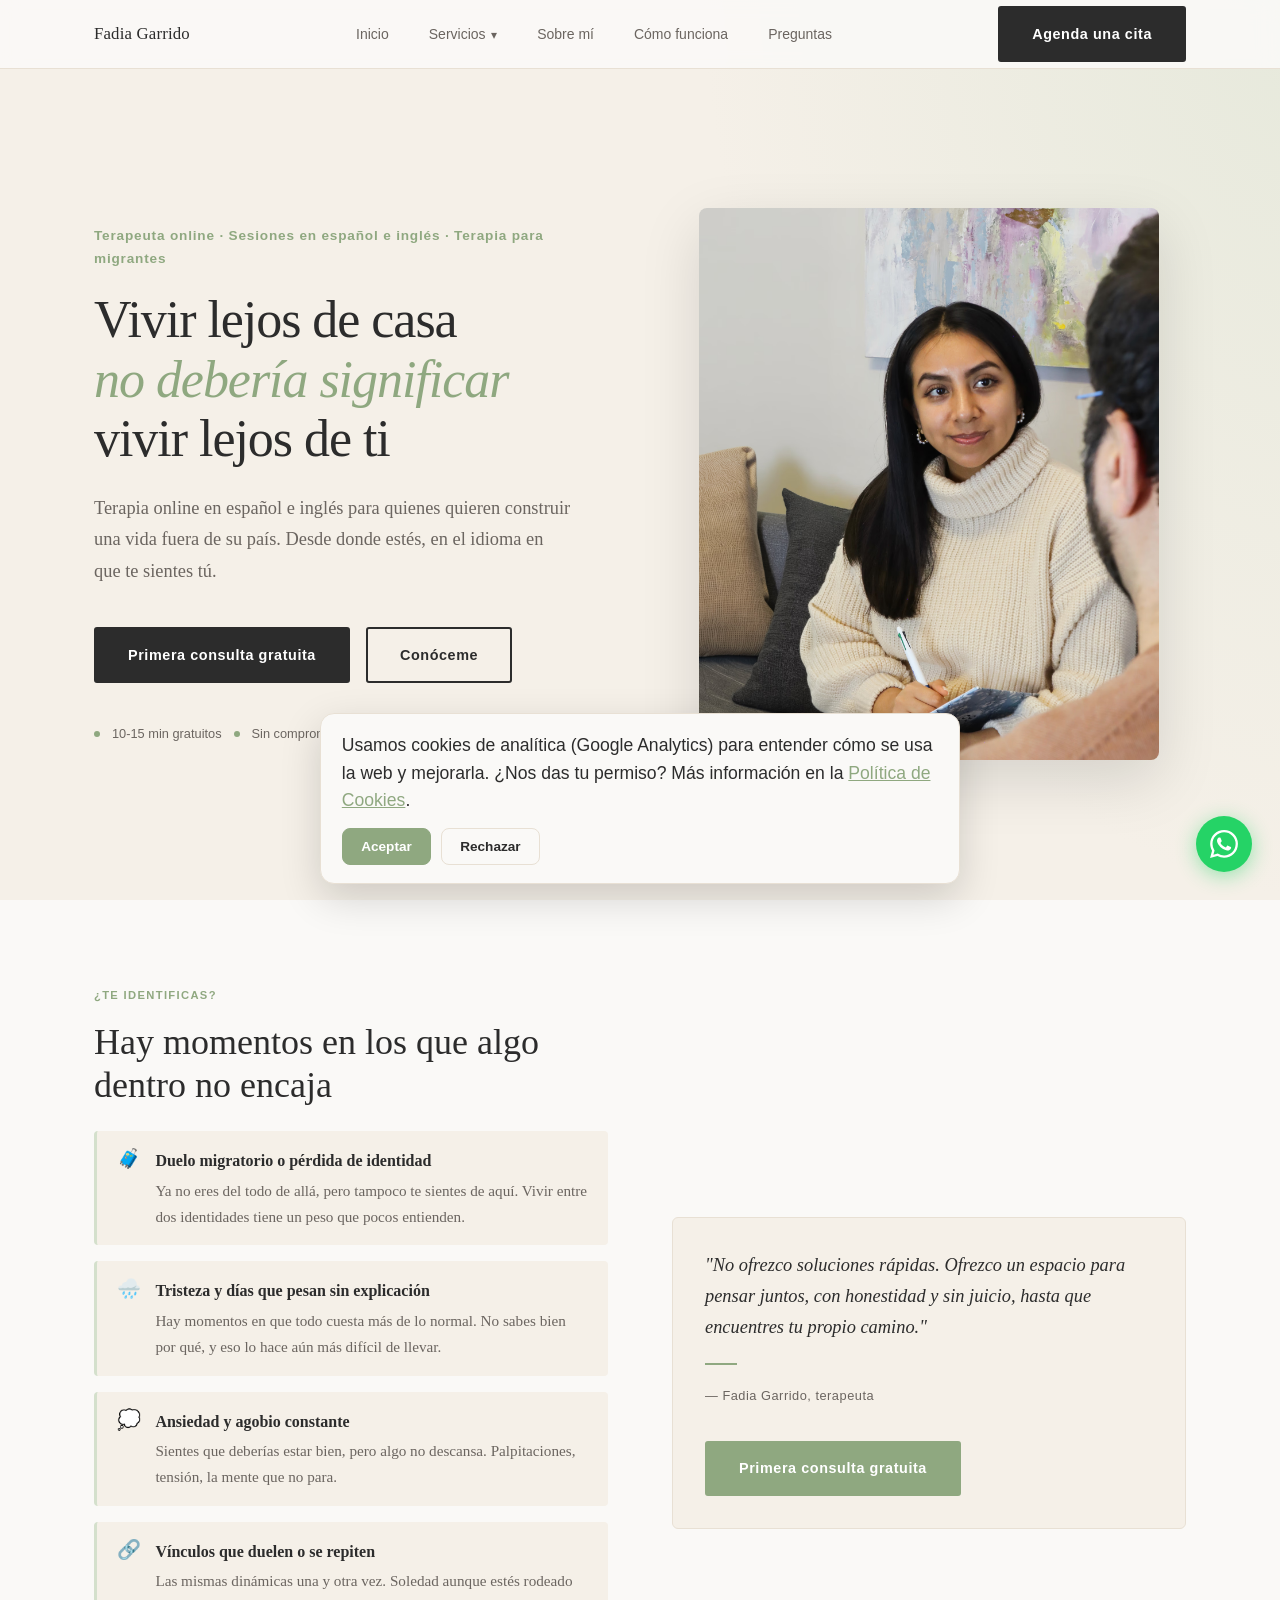
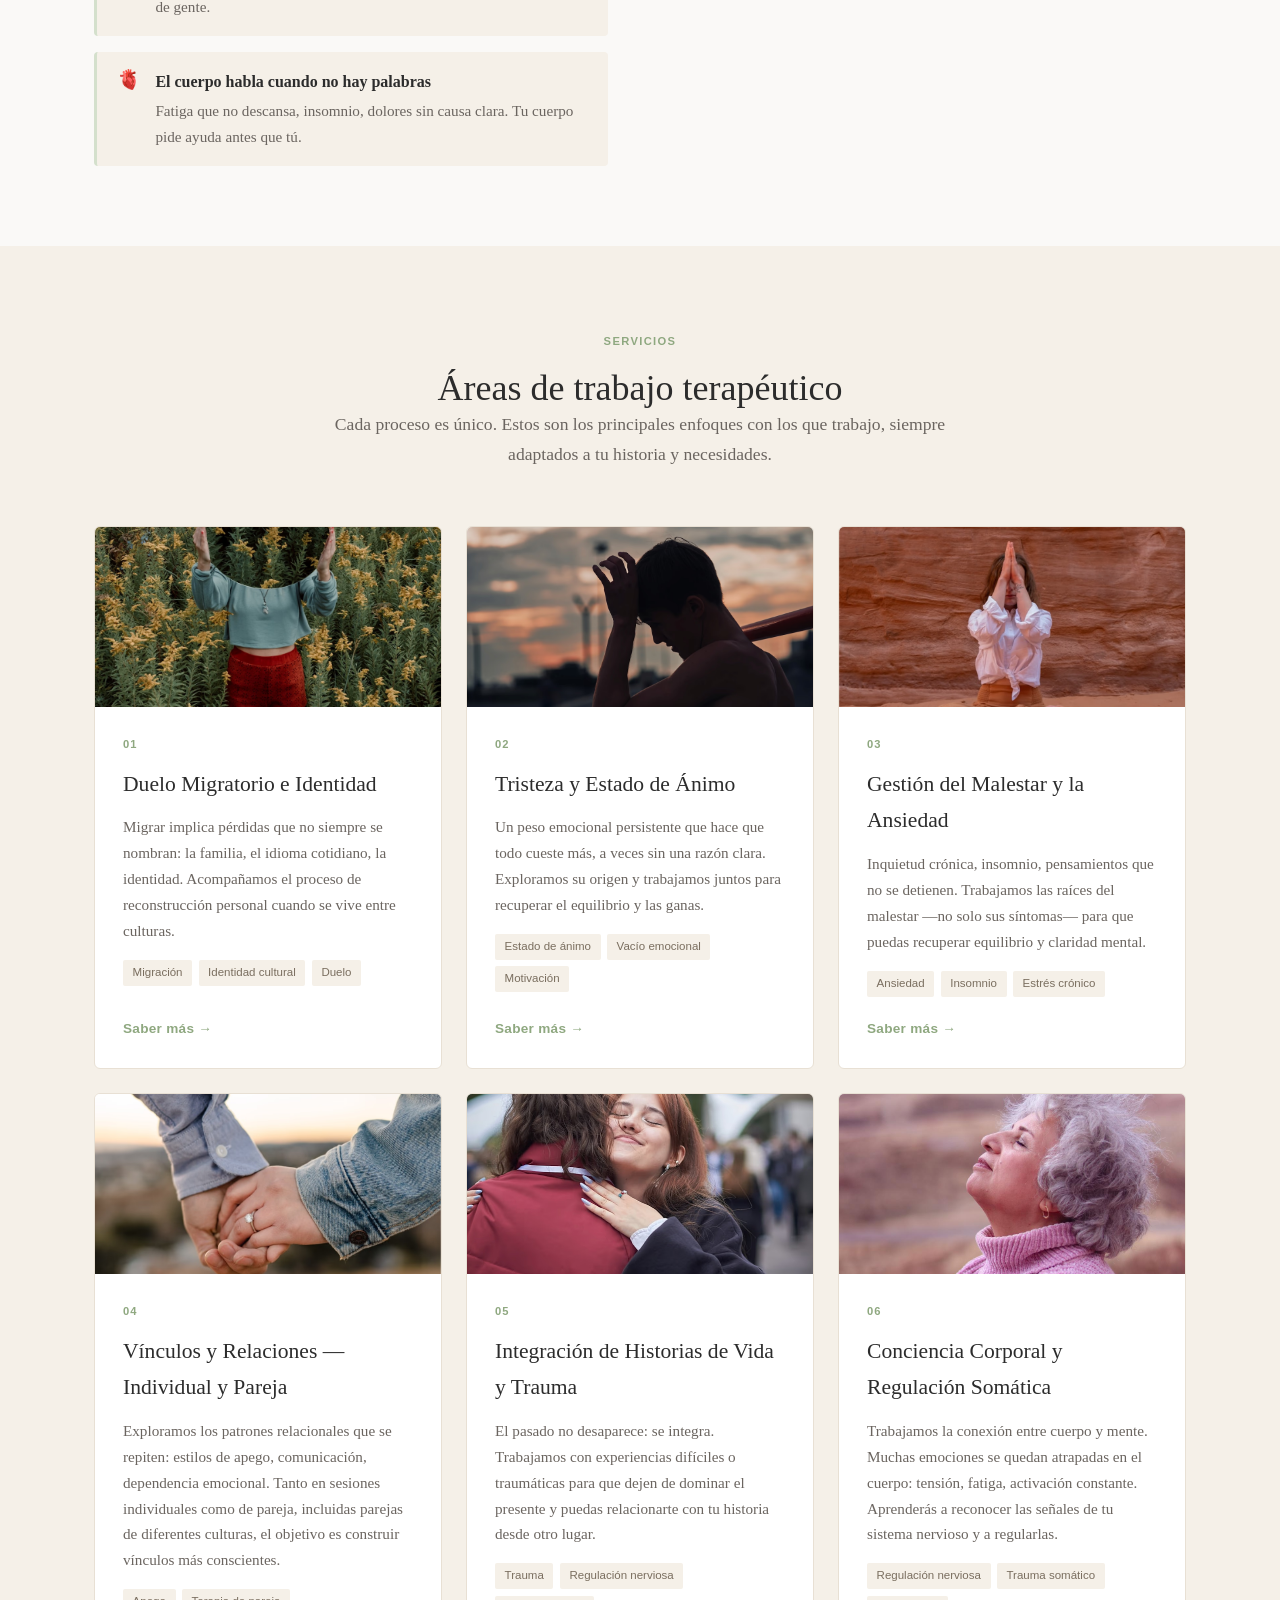
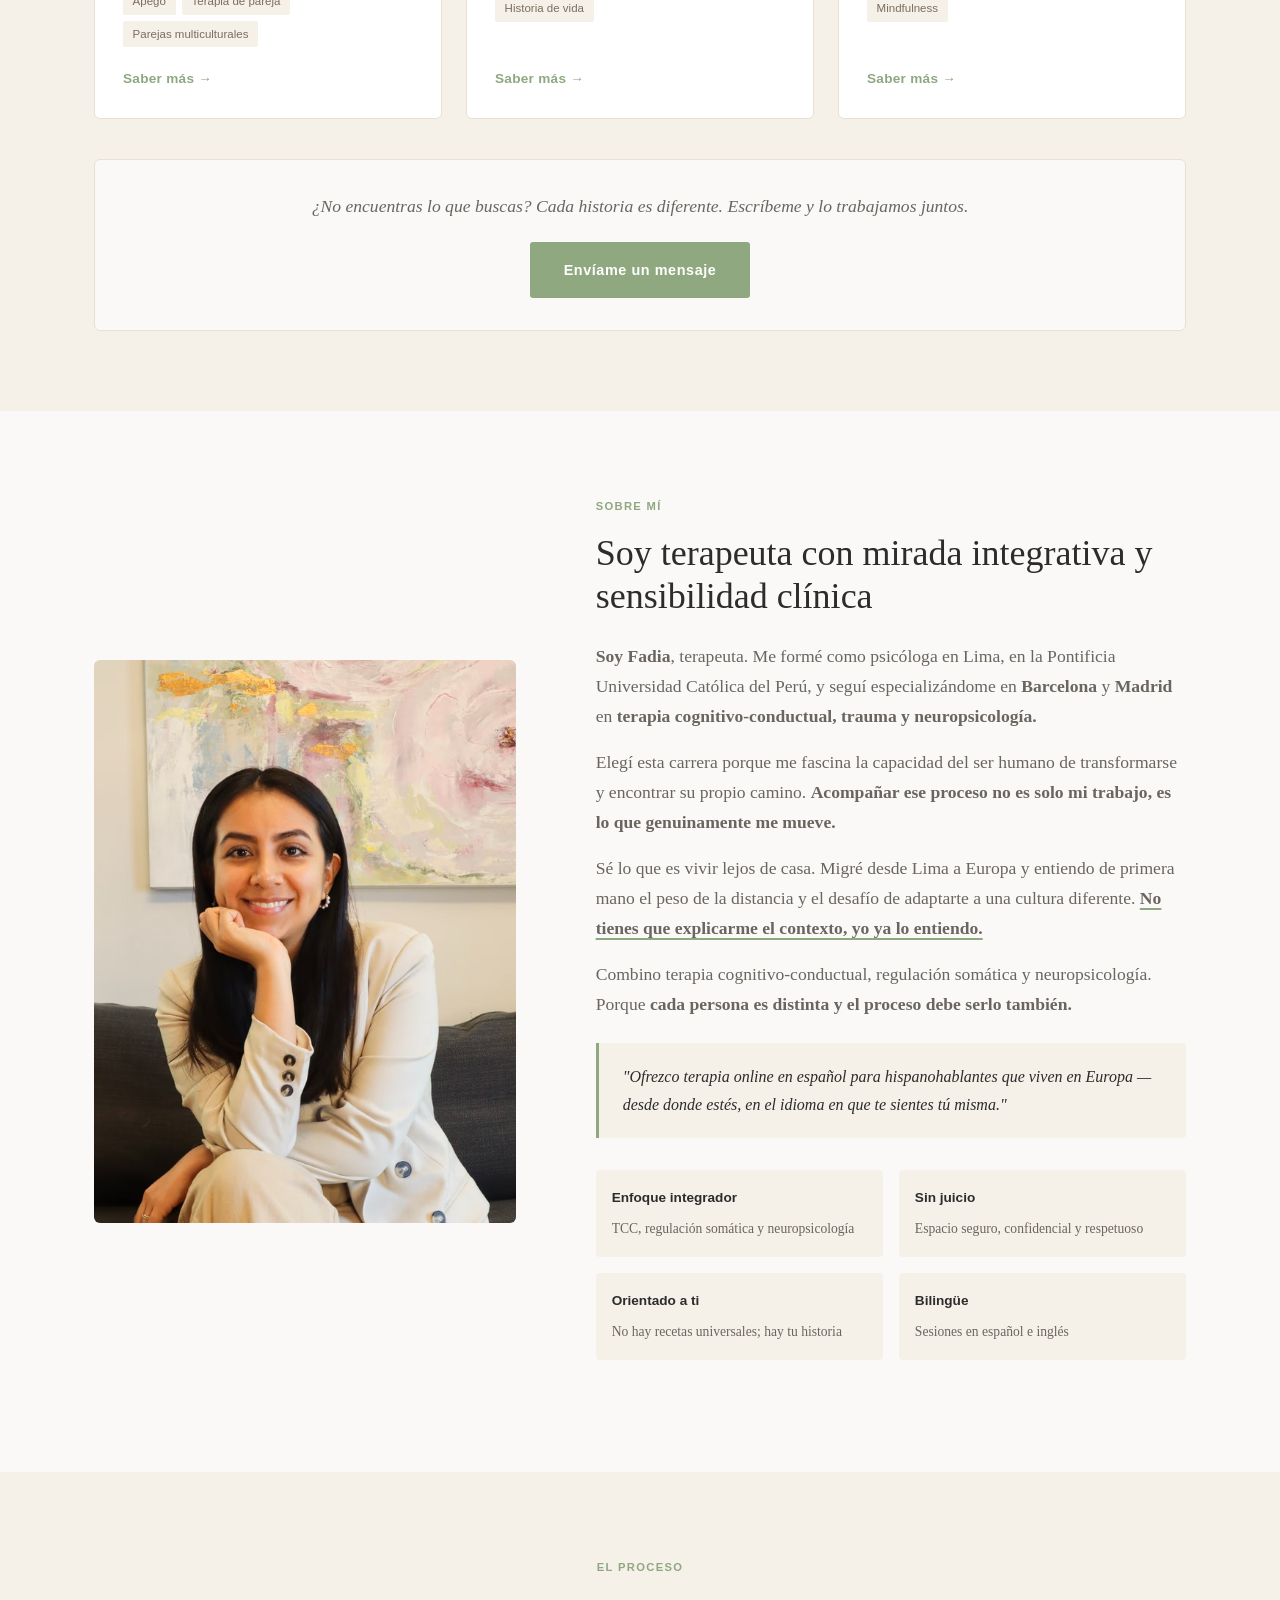
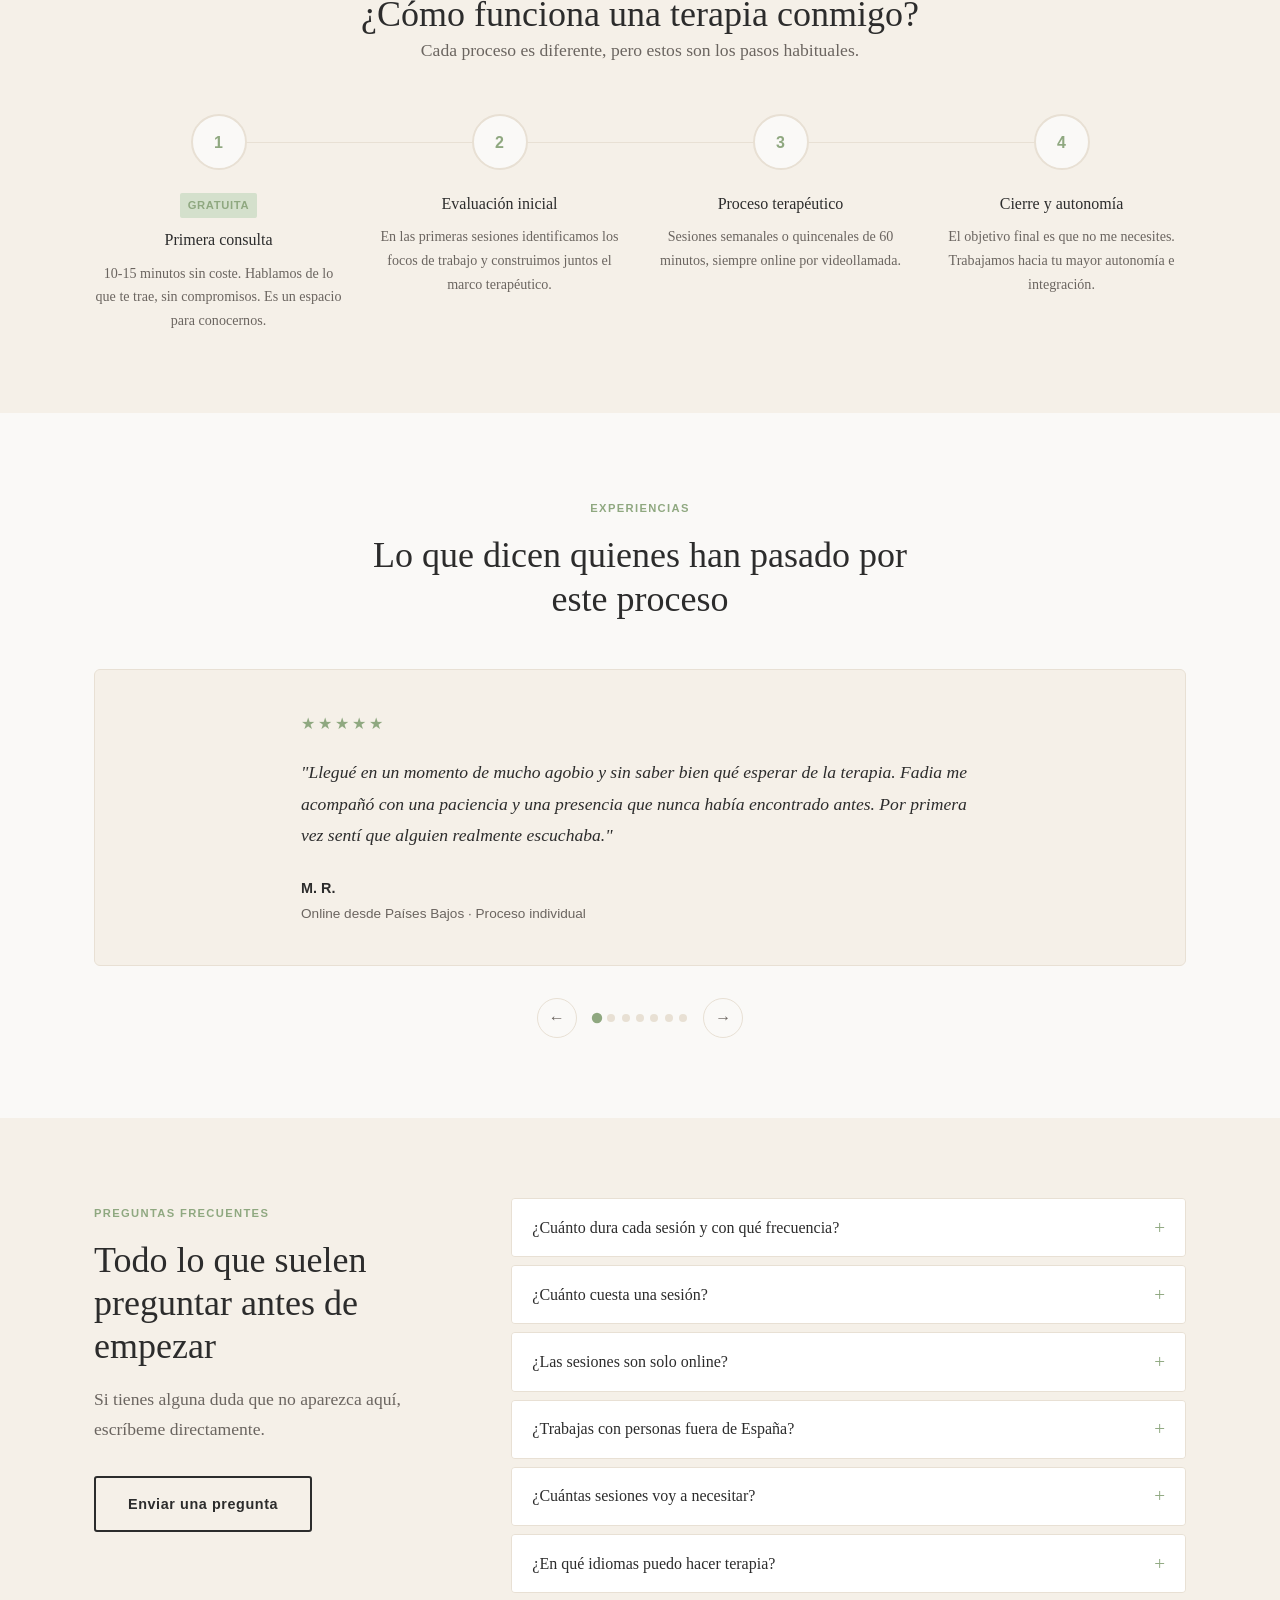
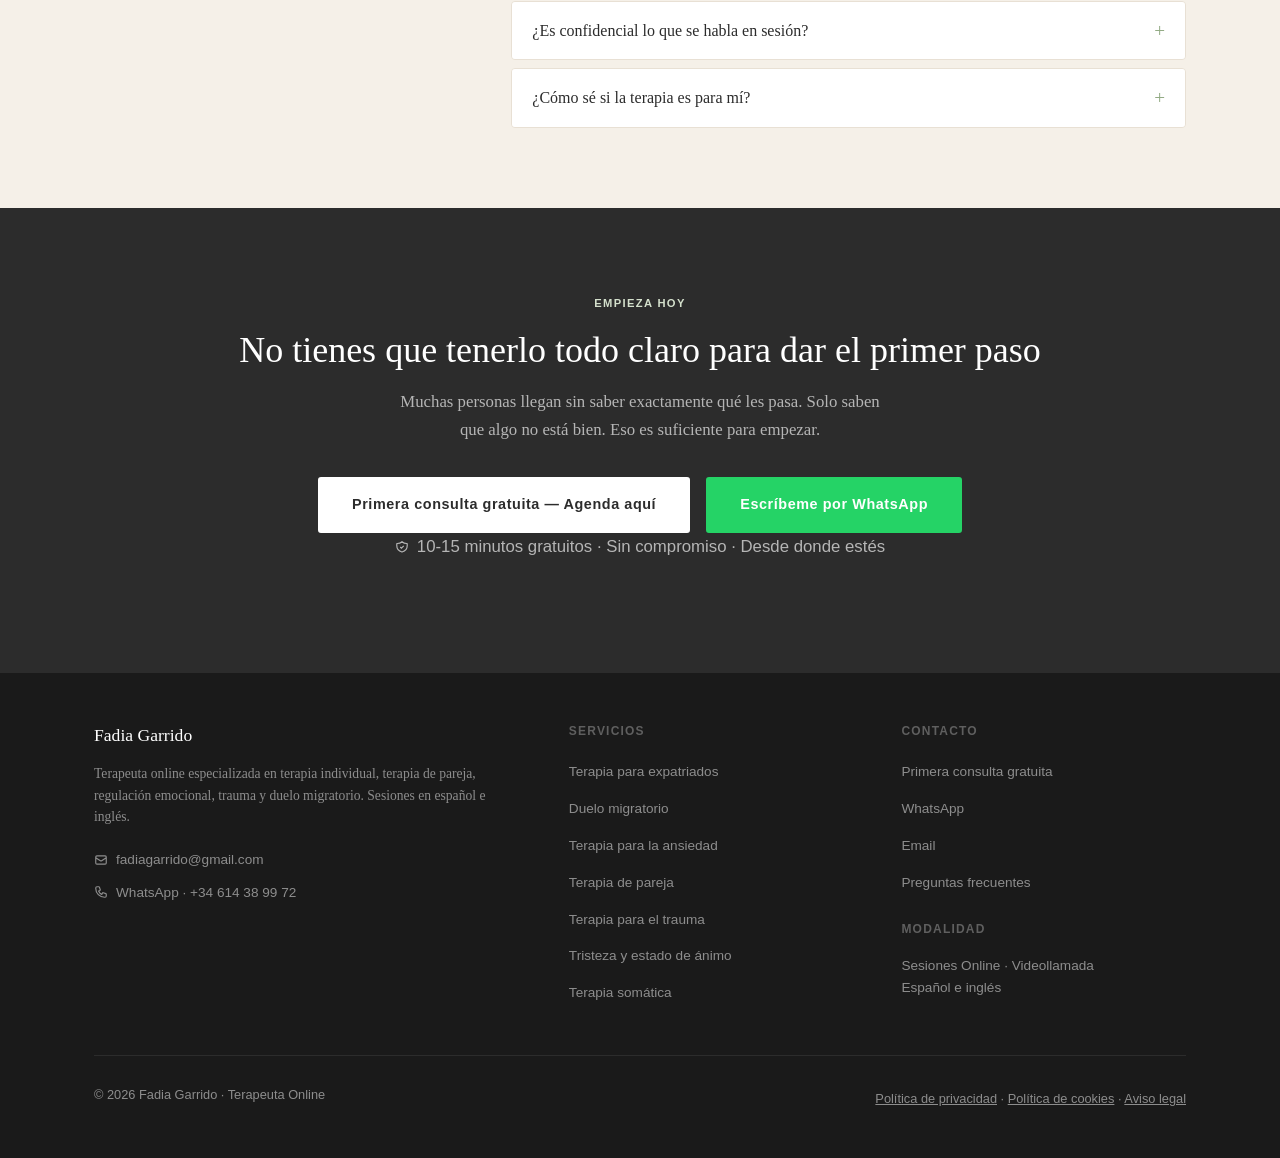
<file: index.html>
<!DOCTYPE html>
<html lang="es">
<head>
  <meta charset="UTF-8" />
  <meta name="viewport" content="width=device-width, initial-scale=1.0" />
    <link rel="icon" href="/favicon.ico" sizes="any" />
<link rel="icon" type="image/png" href="/favicon.png" />
  <link rel="apple-touch-icon" href="/apple-touch-icon.png" />

  <!-- SEO Primary -->
  <title>Fadia Garrido | Terapeuta Online · Terapia Individual y de Pareja en Español e Inglés</title>
  <meta name="description" content="Terapeuta online especializada en terapia individual, terapia de pareja, trauma, duelo migratorio y regulación emocional. Sesiones en español e inglés. Primera consulta gratuita." />
  <meta name="keywords" content="terapeuta online, terapia individual online, terapia de pareja online, terapia online en español, duelo migratorio, regulación emocional, trauma psicológico, ansiedad, fadia garrido, hispanohablantes europa" />
  <link rel="canonical" href="https://fadiagarrido.com/" />

  <!-- Open Graph -->
  <meta property="og:type" content="website" />
  <meta property="og:title" content="Fadia Garrido | Terapeuta Online" />
  <meta property="og:description" content="Terapia individual y de pareja online en español e inglés. Primera consulta gratuita, 10-15 minutos, sin compromiso." />
  <meta property="og:url" content="https://fadiagarrido.com/" />
  <meta property="og:locale" content="es_ES" />
  <meta property="og:image" content="https://fadiagarrido.com/foto%20fadia.jpg" />
  <meta property="og:image:width" content="575" />
  <meta property="og:image:height" content="1024" />
  <meta property="og:image:alt" content="Fadia Garrido, terapeuta online" />

  <!-- Twitter Card -->
  <meta name="twitter:card" content="summary_large_image" />
  <meta name="twitter:title" content="Fadia Garrido | Terapeuta Online" />
  <meta name="twitter:description" content="Terapia individual y de pareja online en español e inglés. Primera consulta gratuita." />
  <meta name="twitter:image" content="https://fadiagarrido.com/foto%20fadia.jpg" />
  <meta name="twitter:image:alt" content="Fadia Garrido, terapeuta online" />

  <!-- Performance -->
  <link rel="preload" as="image" href="fadia%202.avif" type="image/avif" />

  <!-- Schema.org -->
  <script type="application/ld+json">
  {
    "@context": "https://schema.org",
    "@type": ["Person", "MedicalBusiness"],
    "name": "Fadia Garrido",
    "jobTitle": "Terapeuta",
    "description": "Terapeuta online especializada en terapia individual, terapia de pareja, regulación emocional, trauma y duelo migratorio. Sesiones en español e inglés.",
    "url": "https://fadiagarrido.com",
    "telephone": "+34614389972",
    "email": "fadiagarrido@gmail.com",
    "address": {
      "@type": "PostalAddress",
      "addressLocality": "Madrid",
      "addressCountry": "ES"
    },
    "areaServed": ["España", "Internacional"],
    "knowsLanguage": ["es", "en"],
    "availableService": [
      {"@type": "MedicalTherapy", "name": "Terapia Individual"},
      {"@type": "MedicalTherapy", "name": "Terapia de Pareja"},
      {"@type": "MedicalTherapy", "name": "Regulación Emocional y Somática"},
      {"@type": "MedicalTherapy", "name": "Integración de Trauma"},
      {"@type": "MedicalTherapy", "name": "Duelo Migratorio"},
      {"@type": "MedicalTherapy", "name": "Tristeza y Estado de Ánimo"}
    ]
  }
  </script>

  <script type="application/ld+json">
  {
    "@context": "https://schema.org",
    "@type": "FAQPage",
    "mainEntity": [
      {
        "@type": "Question",
        "name": "¿Cuánto dura cada sesión y con qué frecuencia?",
        "acceptedAnswer": {
          "@type": "Answer",
          "text": "Las sesiones duran 60 minutos. La frecuencia habitual al comenzar es semanal; a medida que el proceso avanza, puede volverse quincenal."
        }
      },
      {
        "@type": "Question",
        "name": "¿Cuánto cuesta una sesión?",
        "acceptedAnswer": {
          "@type": "Answer",
          "text": "Mi tarifa es flexible: se adapta a tu situación y a tu momento. Lo hablamos con total transparencia en la primera consulta gratuita, sin ningún compromiso. Mi intención es que el precio no sea lo que te impida empezar."
        }
      },
      {
        "@type": "Question",
        "name": "¿Las sesiones son solo online?",
        "acceptedAnswer": {
          "@type": "Answer",
          "text": "Sí, todas las sesiones son online por videollamada. Esto me permite acompañarte desde cualquier parte del mundo."
        }
      },
      {
        "@type": "Question",
        "name": "¿Trabajas con personas fuera de España?",
        "acceptedAnswer": {
          "@type": "Answer",
          "text": "Sí, gran parte de mis pacientes viven en otros países de Europa. Las sesiones online me permiten acompañarte desde donde estés."
        }
      },
      {
        "@type": "Question",
        "name": "¿Cuántas sesiones voy a necesitar?",
        "acceptedAnswer": {
          "@type": "Answer",
          "text": "Depende de tu proceso y de lo que traigas. No existen plazos universales. El objetivo es que cada vez me necesites menos."
        }
      },
      {
        "@type": "Question",
        "name": "¿En qué idiomas puedo hacer terapia?",
        "acceptedAnswer": {
          "@type": "Answer",
          "text": "Las sesiones pueden realizarse en español o en inglés. Trabajar en el idioma en que viviste tus primeras experiencias puede ser muy relevante en ciertos procesos."
        }
      },
      {
        "@type": "Question",
        "name": "¿Es confidencial lo que se habla en sesión?",
        "acceptedAnswer": {
          "@type": "Answer",
          "text": "Sí, absolutamente. La confidencialidad es un principio ético fundamental. Lo que se habla en sesión no sale de la consulta, salvo en los supuestos legalmente establecidos."
        }
      },
      {
        "@type": "Question",
        "name": "¿Cómo sé si la terapia es para mí?",
        "acceptedAnswer": {
          "@type": "Answer",
          "text": "Si sientes que algo no encaja o que hay un malestar que no desaparece, la terapia puede ayudarte. La primera consulta es gratuita y sin compromiso — simplemente hablamos."
        }
      }
    ]
  }
  </script>

  <link rel="stylesheet" href="/styles.css" />
</head>

<body>

  <!-- ═══ NAV ═══ -->
  <nav role="navigation" aria-label="Navegación principal">
    <div class="nav-inner">
      <a href="/" class="nav-logo" aria-label="Inicio — Fadia Garrido">Fadia Garrido</a>

      <ul class="nav-links" id="navLinks">
        <li><a href="#hero">Inicio</a></li>
        <li class="nav-dropdown">
          <a href="#servicios" class="nav-dropdown-toggle" aria-haspopup="true">Servicios <span class="nav-caret" aria-hidden="true">▾</span></a>
          <ul class="nav-submenu">
            <li><a href="/duelo-migratorio.html">Duelo migratorio e identidad</a></li>
            <li><a href="/terapia-ansiedad.html">Gestión del malestar y la ansiedad</a></li>
            <li><a href="/terapia-de-pareja.html">Vínculos y relaciones · Pareja</a></li>
            <li><a href="/terapia-trauma.html">Integración de historias de vida y trauma</a></li>
            <li><a href="/terapia-tristeza.html">Tristeza y estado de ánimo</a></li>
            <li><a href="/terapia-somatica.html">Conciencia corporal y regulación somática</a></li>
          </ul>
        </li>
        <li><a href="#sobre-mi">Sobre mí</a></li>
        <li><a href="#como-funciona">Cómo funciona</a></li>
        <li><a href="#faq">Preguntas</a></li>
      </ul>

      <div class="nav-cta">
        <a href="https://wa.me/34614389972?text=Hola%20Fadia%20%F0%9F%99%82%20Me%20gustar%C3%ADa%20reservar%20la%20consulta%20gratuita%20de%2010-15%20min.%20%C2%BFQu%C3%A9%20disponibilidad%20tienes%3F" class="btn btn-primary" target="_blank" rel="noopener noreferrer">
          Agenda una cita
        </a>
      </div>

      <button class="nav-toggle" id="navToggle" aria-label="Abrir menú" aria-expanded="false" aria-controls="navLinks">
        <span></span><span></span><span></span>
      </button>
    </div>
  </nav>

  <!-- ═══ HERO ═══ -->
  <section id="hero" aria-labelledby="hero-heading">
    <div class="container">
      <div class="hero-inner">
        <div class="hero-text">
          <p class="hero-eyebrow">Terapeuta online · Sesiones en español e inglés · Terapia para migrantes</p>
          <h1 id="hero-heading" class="hero-title">
            Vivir lejos de casa<br><em>no debería significar</em><br>vivir lejos de ti
          </h1>
          <p class="hero-subtitle">
            Terapia online en español e inglés para quienes quieren construir una vida fuera de su país. Desde donde estés, en el idioma en que te sientes tú.
          </p>
          <div class="hero-actions">
            <a href="https://wa.me/34614389972?text=Hola%20Fadia%20%F0%9F%99%82%20Me%20gustar%C3%ADa%20reservar%20la%20consulta%20gratuita%20de%2010-15%20min.%20%C2%BFQu%C3%A9%20disponibilidad%20tienes%3F" class="btn btn-primary" target="_blank" rel="noopener noreferrer">
              Primera consulta gratuita
            </a>
            <a href="#sobre-mi" class="btn btn-outline">Conóceme</a>
          </div>
          <div class="hero-trust">
            <span class="hero-trust-dot"></span>
            <span>10-15 min gratuitos</span>
            <span class="hero-trust-dot"></span>
            <span>Sin compromiso</span>
            <span class="hero-trust-dot"></span>
            <span>Desde donde estés</span>
          </div>
        </div>

        <div class="hero-mobile-bar" aria-hidden="true">
          <span class="hm-eyebrow">Terapeuta online en español</span>
          <span class="hm-sep">·</span>
          <span class="hm-lang">Terapia para migrantes</span>
        </div>

        <div class="hero-visual">
          <div class="hero-photo-wrap">
            <img src="fadia%202.avif" alt="Fadia Garrido, terapeuta online" width="1601" height="1921" fetchpriority="high" />
          </div>
        </div>
      </div>
    </div>
  </section>

  <!-- ═══ PROBLEMA / DOLOR ═══ -->
  <section id="problema" class="section" aria-labelledby="problema-heading">
    <div class="container">
      <div class="problema-grid">
        <div>
          <span class="tag">¿Te identificas?</span>
          <h2 id="problema-heading">Hay momentos en los que algo dentro no encaja</h2>
          <ul class="problema-list" role="list">
            <li class="problema-item">
              <span class="problema-item-icon" aria-hidden="true">🧳</span>
              <div>
                <strong>Duelo migratorio o pérdida de identidad</strong>
                <p>Ya no eres del todo de allá, pero tampoco te sientes de aquí. Vivir entre dos identidades tiene un peso que pocos entienden.</p>
              </div>
            </li>
            <li class="problema-item">
              <span class="problema-item-icon" aria-hidden="true">🌧️</span>
              <div>
                <strong>Tristeza y días que pesan sin explicación</strong>
                <p>Hay momentos en que todo cuesta más de lo normal. No sabes bien por qué, y eso lo hace aún más difícil de llevar.</p>
              </div>
            </li>
            <li class="problema-item">
              <span class="problema-item-icon" aria-hidden="true">💭</span>
              <div>
                <strong>Ansiedad y agobio constante</strong>
                <p>Sientes que deberías estar bien, pero algo no descansa. Palpitaciones, tensión, la mente que no para.</p>
              </div>
            </li>
            <li class="problema-item">
              <span class="problema-item-icon" aria-hidden="true">🔗</span>
              <div>
                <strong>Vínculos que duelen o se repiten</strong>
                <p>Las mismas dinámicas una y otra vez. Soledad aunque estés rodeado de gente.</p>
              </div>
            </li>
            <li class="problema-item">
              <span class="problema-item-icon" aria-hidden="true">🫀</span>
              <div>
                <strong>El cuerpo habla cuando no hay palabras</strong>
                <p>Fatiga que no descansa, insomnio, dolores sin causa clara. Tu cuerpo pide ayuda antes que tú.</p>
              </div>
            </li>
          </ul>
        </div>
        <div class="problema-response" data-fade>
          <blockquote>
            "No ofrezco soluciones rápidas. Ofrezco un espacio para pensar juntos, con honestidad y sin juicio, hasta que encuentres tu propio camino."
          </blockquote>
          <div style="width:32px;height:2px;background:var(--sage);margin:1rem 0;"></div>
          <cite>— Fadia Garrido, terapeuta</cite>
          <div style="margin-top:2rem;">
            <a href="https://wa.me/34614389972?text=Hola%20Fadia%20%F0%9F%99%82%20Me%20gustar%C3%ADa%20reservar%20la%20consulta%20gratuita%20de%2010-15%20min.%20%C2%BFQu%C3%A9%20disponibilidad%20tienes%3F" class="btn btn-sage" target="_blank" rel="noopener noreferrer">
              Primera consulta gratuita
            </a>
          </div>
        </div>
      </div>
    </div>
  </section>

  <!-- ═══ SERVICIOS ═══ -->
  <section id="servicios" class="section" aria-labelledby="servicios-heading">
    <div class="container">
      <div class="servicios-intro" data-fade>
        <span class="tag">Servicios</span>
        <h2 id="servicios-heading">Áreas de trabajo terapéutico</h2>
        <p class="text-muted">Cada proceso es único. Estos son los principales enfoques con los que trabajo, siempre adaptados a tu historia y necesidades.</p>
      </div>

      <div class="servicios-grid">
        <article class="servicio-card" data-fade data-fade-delay="1">
          <div class="servicio-img">
            <img src="duelo%20migratorio.avif" alt="Duelo migratorio e identidad" loading="lazy" width="896" height="1024" />
          </div>
          <div class="servicio-body">
            <div class="servicio-num">01</div>
            <h3>Duelo Migratorio e Identidad</h3>
            <p>Migrar implica pérdidas que no siempre se nombran: la familia, el idioma cotidiano, la identidad. Acompañamos el proceso de reconstrucción personal cuando se vive entre culturas.</p>
            <div class="servicio-tags">
              <span class="servicio-tag">Migración</span>
              <span class="servicio-tag">Identidad cultural</span>
              <span class="servicio-tag">Duelo</span>
            </div>
            <a href="/duelo-migratorio.html" class="servicio-link">Saber más →</a>
          </div>
        </article>

        <article class="servicio-card" data-fade data-fade-delay="2">
          <div class="servicio-img">
            <img src="gestion%20malestar.avif" alt="Tristeza y estado de ánimo" loading="lazy" width="1024" height="683" />
          </div>
          <div class="servicio-body">
            <div class="servicio-num">02</div>
            <h3>Tristeza y Estado de Ánimo</h3>
            <p>Un peso emocional persistente que hace que todo cueste más, a veces sin una razón clara. Exploramos su origen y trabajamos juntos para recuperar el equilibrio y las ganas.</p>
            <div class="servicio-tags">
              <span class="servicio-tag">Estado de ánimo</span>
              <span class="servicio-tag">Vacío emocional</span>
              <span class="servicio-tag">Motivación</span>
            </div>
            <a href="/terapia-tristeza.html" class="servicio-link">Saber más →</a>
          </div>
        </article>

        <article class="servicio-card" data-fade data-fade-delay="3">
          <div class="servicio-img">
            <img src="conciencia%20corporal.avif" alt="Gestión del malestar y la ansiedad" loading="lazy" width="1024" height="675" />
          </div>
          <div class="servicio-body">
            <div class="servicio-num">03</div>
            <h3>Gestión del Malestar y la Ansiedad</h3>
            <p>Inquietud crónica, insomnio, pensamientos que no se detienen. Trabajamos las raíces del malestar —no solo sus síntomas— para que puedas recuperar equilibrio y claridad mental.</p>
            <div class="servicio-tags">
              <span class="servicio-tag">Ansiedad</span>
              <span class="servicio-tag">Insomnio</span>
              <span class="servicio-tag">Estrés crónico</span>
            </div>
            <a href="/terapia-ansiedad.html" class="servicio-link">Saber más →</a>
          </div>
        </article>

        <article class="servicio-card" data-fade data-fade-delay="1">
          <div class="servicio-img">
            <img src="vinculos%20y%20relaciones.avif" alt="Vínculos y relaciones, terapia individual y de pareja" loading="lazy" width="1024" height="675" />
          </div>
          <div class="servicio-body">
            <div class="servicio-num">04</div>
            <h3>Vínculos y Relaciones — Individual y Pareja</h3>
            <p>Exploramos los patrones relacionales que se repiten: estilos de apego, comunicación, dependencia emocional. Tanto en sesiones individuales como de pareja, incluidas parejas de diferentes culturas, el objetivo es construir vínculos más conscientes.</p>
            <div class="servicio-tags">
              <span class="servicio-tag">Apego</span>
              <span class="servicio-tag">Terapia de pareja</span>
              <span class="servicio-tag">Parejas multiculturales</span>
            </div>
            <a href="/terapia-de-pareja.html" class="servicio-link">Saber más →</a>
          </div>
        </article>

        <article class="servicio-card" data-fade data-fade-delay="2">
          <div class="servicio-img">
            <img src="integracion%20historias%20de%20vida.avif" alt="Integración de historias de vida y trauma" loading="lazy" width="683" height="1024" />
          </div>
          <div class="servicio-body">
            <div class="servicio-num">05</div>
            <h3>Integración de Historias de Vida y Trauma</h3>
            <p>El pasado no desaparece: se integra. Trabajamos con experiencias difíciles o traumáticas para que dejen de dominar el presente y puedas relacionarte con tu historia desde otro lugar.</p>
            <div class="servicio-tags">
              <span class="servicio-tag">Trauma</span>
              <span class="servicio-tag">Regulación nerviosa</span>
              <span class="servicio-tag">Historia de vida</span>
            </div>
            <a href="/terapia-trauma.html" class="servicio-link">Saber más →</a>
          </div>
        </article>

        <article class="servicio-card" data-fade data-fade-delay="3">
          <div class="servicio-img">
            <img src="concienciacorporal2.jpeg" alt="Conciencia corporal y regulación somática" loading="lazy" />
          </div>
          <div class="servicio-body">
            <div class="servicio-num">06</div>
            <h3>Conciencia Corporal y Regulación Somática</h3>
            <p>Trabajamos la conexión entre cuerpo y mente. Muchas emociones se quedan atrapadas en el cuerpo: tensión, fatiga, activación constante. Aprenderás a reconocer las señales de tu sistema nervioso y a regularlas.</p>
            <div class="servicio-tags">
              <span class="servicio-tag">Regulación nerviosa</span>
              <span class="servicio-tag">Trauma somático</span>
              <span class="servicio-tag">Mindfulness</span>
            </div>
            <a href="/terapia-somatica.html" class="servicio-link">Saber más →</a>
          </div>
        </article>
      </div>

      <div class="servicios-footer" data-fade>
        <p>¿No encuentras lo que buscas? Cada historia es diferente. Escríbeme y lo trabajamos juntos.</p>
        <a href="https://wa.me/34614389972" class="btn btn-sage" target="_blank" rel="noopener noreferrer">
          Envíame un mensaje
        </a>
      </div>
    </div>
  </section>

  <!-- ═══ SOBRE MÍ ═══ -->
  <section id="sobre-mi" class="section" aria-labelledby="sobre-heading">
    <div class="container">
      <div class="sobre-grid">
        <div class="sobre-image-container" data-fade>
          <div class="sobre-image-placeholder">
            <img src="foto%20fadia.jpg" alt="Fadia Garrido, terapeuta online" loading="lazy" width="575" height="1024" />
          </div>
        </div>

        <div class="sobre-content" data-fade data-fade-delay="2">
          <span class="tag">Sobre mí</span>
          <h2 id="sobre-heading">Soy terapeuta con mirada integrativa y sensibilidad clínica</h2>
          <p><strong>Soy Fadia</strong>, terapeuta. Me formé como psicóloga en Lima, en la Pontificia Universidad Católica del Perú, y seguí especializándome en <strong>Barcelona</strong> y <strong>Madrid</strong> en <strong>terapia cognitivo-conductual, trauma y neuropsicología.</strong></p>
          <p>Elegí esta carrera porque me fascina la capacidad del ser humano de transformarse y encontrar su propio camino. <strong>Acompañar ese proceso no es solo mi trabajo, es lo que genuinamente me mueve.</strong></p>
          <p>Sé lo que es vivir lejos de casa. Migré desde Lima a Europa y entiendo de primera mano el peso de la distancia y el desafío de adaptarte a una cultura diferente. <strong class="frase-verde">No tienes que explicarme el contexto, yo ya lo entiendo.</strong></p>
          <p>Combino terapia cognitivo-conductual, regulación somática y neuropsicología. Porque <strong>cada persona es distinta y el proceso debe serlo también.</strong></p>

          <div class="sobre-quote">
            "Ofrezco terapia online en español para hispanohablantes que viven en Europa — desde donde estés, en el idioma en que te sientes tú misma."
          </div>

          <div class="sobre-pillars">
            <div class="sobre-pillar">
              <strong>Enfoque integrador</strong>
              <span>TCC, regulación somática y neuropsicología</span>
            </div>
            <div class="sobre-pillar">
              <strong>Sin juicio</strong>
              <span>Espacio seguro, confidencial y respetuoso</span>
            </div>
            <div class="sobre-pillar">
              <strong>Orientado a ti</strong>
              <span>No hay recetas universales; hay tu historia</span>
            </div>
            <div class="sobre-pillar">
              <strong>Bilingüe</strong>
              <span>Sesiones en español e inglés</span>
            </div>
          </div>

        </div>
      </div>
    </div>
  </section>

  <!-- ═══ CÓMO FUNCIONA ═══ -->
  <section id="como-funciona" class="section" aria-labelledby="como-heading">
    <div class="container">
      <div style="text-align:center; max-width:560px; margin:0 auto 3rem;" data-fade>
        <span class="tag">El proceso</span>
        <h2 id="como-heading">¿Cómo funciona una terapia conmigo?</h2>
        <p class="text-muted">Cada proceso es diferente, pero estos son los pasos habituales.</p>
      </div>

      <div class="pasos-grid">
        <div class="paso" data-fade data-fade-delay="1">
          <div class="paso-num" aria-hidden="true">1</div>
          <div class="paso-badge">Gratuita</div>
          <h3>Primera consulta</h3>
          <p>10-15 minutos sin coste. Hablamos de lo que te trae, sin compromisos. Es un espacio para conocernos.</p>
        </div>
        <div class="paso" data-fade data-fade-delay="2">
          <div class="paso-num" aria-hidden="true">2</div>
          <h3>Evaluación inicial</h3>
          <p>En las primeras sesiones identificamos los focos de trabajo y construimos juntos el marco terapéutico.</p>
        </div>
        <div class="paso" data-fade data-fade-delay="3">
          <div class="paso-num" aria-hidden="true">3</div>
          <h3>Proceso terapéutico</h3>
          <p>Sesiones semanales o quincenales de 60 minutos, siempre online por videollamada.</p>
        </div>
        <div class="paso" data-fade data-fade-delay="4">
          <div class="paso-num" aria-hidden="true">4</div>
          <h3>Cierre y autonomía</h3>
          <p>El objetivo final es que no me necesites. Trabajamos hacia tu mayor autonomía e integración.</p>
        </div>
      </div>
    </div>
  </section>

  <!-- ═══ TESTIMONIOS ═══ -->
  <section id="testimonios" class="section" aria-labelledby="testimonios-heading">
    <div class="container">
      <div class="testimonios-intro" data-fade>
        <span class="tag">Experiencias</span>
        <h2 id="testimonios-heading">Lo que dicen quienes han pasado por este proceso</h2>
      </div>

      <div class="testimonios-carousel" aria-label="Testimonios de pacientes">
        <div class="testimonios-track" id="testimoniosTrack">
          <article class="testimonio-card">
            <div class="testimonio-stars" aria-label="5 estrellas">★★★★★</div>
            <p class="testimonio-text">"Llegué en un momento de mucho agobio y sin saber bien qué esperar de la terapia. Fadia me acompañó con una paciencia y una presencia que nunca había encontrado antes. Por primera vez sentí que alguien realmente escuchaba."</p>
            <div class="testimonio-author">
              <strong>M. R.</strong>
              Online desde Países Bajos · Proceso individual
            </div>
          </article>

          <article class="testimonio-card">
            <div class="testimonio-stars" aria-label="5 estrellas">★★★★★</div>
            <p class="testimonio-text">"Vine con mi pareja cuando ya creíamos que no había manera de entendernos. El proceso fue lento, real y honesto. Hoy nos comunicamos de una forma que no sabíamos que era posible."</p>
            <div class="testimonio-author">
              <strong>C. y A.</strong>
              Online desde Inglaterra · Terapia de pareja
            </div>
          </article>

          <article class="testimonio-card">
            <div class="testimonio-stars" aria-label="5 estrellas">★★★★★</div>
            <p class="testimonio-text">"Como migrante, siempre sentí que mi duelo no tenía nombre. Fadia entiende esa complejidad desde adentro. Su mirada me ayudó a dejar de vivir entre dos mundos y empezar a habitar el mío."</p>
            <div class="testimonio-author">
              <strong>K. A.</strong>
              Online desde Australia · Duelo migratorio
            </div>
          </article>

          <article class="testimonio-card">
            <div class="testimonio-stars" aria-label="5 estrellas">★★★★★</div>
            <p class="testimonio-text">"Sus sesiones fueron un espacio seguro donde pude expresarme sin juicios. Me ayudó a encontrar la fuerza para seguir adelante."</p>
            <div class="testimonio-author">
              <strong>L. M.</strong>
              Online desde EE. UU. · Proceso individual
            </div>
          </article>

          <article class="testimonio-card">
            <div class="testimonio-stars" aria-label="5 estrellas">★★★★★</div>
            <p class="testimonio-text">"Aprendí a quererme y a aceptarme tal como soy. Las herramientas que me dio han marcado una diferencia real en mi autoestima."</p>
            <div class="testimonio-author">
              <strong>S. R.</strong>
              Online desde Irlanda · Proceso individual
            </div>
          </article>

          <article class="testimonio-card">
            <div class="testimonio-stars" aria-label="5 estrellas">★★★★★</div>
            <p class="testimonio-text">"Las sesiones con Fadia han sido un punto de inflexión en mi vida. Me han ayudado a conocerme mejor y a tomar decisiones más conscientes."</p>
            <div class="testimonio-author">
              <strong>P. V.</strong>
              Online desde Inglaterra · Proceso individual
            </div>
          </article>

          <article class="testimonio-card">
            <div class="testimonio-stars" aria-label="5 estrellas">★★★★★</div>
            <p class="testimonio-text">"Fadia tiene un don especial para conectar con las personas. Me sentí escuchada y comprendida desde la primera sesión."</p>
            <div class="testimonio-author">
              <strong>A. T.</strong>
              Online desde Irlanda · Proceso individual
            </div>
          </article>
        </div>

        <div class="testimonios-controls">
          <button class="testimonio-nav" id="prevTestimonio" aria-label="Testimonio anterior">&#8592;</button>
          <div class="testimonios-dots" id="testimoniosDots" role="tablist" aria-label="Seleccionar testimonio"></div>
          <button class="testimonio-nav" id="nextTestimonio" aria-label="Testimonio siguiente">&#8594;</button>
        </div>
      </div>
    </div>
  </section>

  <!-- ═══ FAQ ═══ -->
  <section id="faq" class="section" aria-labelledby="faq-heading">
    <div class="container">
      <div class="faq-layout">
        <div data-fade>
          <span class="tag">Preguntas frecuentes</span>
          <h2 id="faq-heading">Todo lo que suelen preguntar antes de empezar</h2>
          <p class="text-muted" style="margin-top:1rem; margin-bottom:2rem;">Si tienes alguna duda que no aparezca aquí, escríbeme directamente.</p>
          <a href="https://wa.me/34614389972" class="btn btn-outline faq-sidebar-btn" target="_blank" rel="noopener noreferrer">
            Enviar una pregunta
          </a>
        </div>

        <div class="faq-list" data-fade data-fade-delay="2">
          <div class="faq-item">
            <button class="faq-question" aria-expanded="false" aria-controls="faq1">
              ¿Cuánto dura cada sesión y con qué frecuencia?
              <span class="faq-icon" aria-hidden="true">+</span>
            </button>
            <div class="faq-answer" id="faq1" role="region">
              Las sesiones duran 60 minutos. La frecuencia habitual al comenzar es semanal; a medida que el proceso avanza, puede volverse quincenal. Cada ritmo se acuerda según tus necesidades.
            </div>
          </div>

          <div class="faq-item">
            <button class="faq-question" aria-expanded="false" aria-controls="faq2">
              ¿Cuánto cuesta una sesión?
              <span class="faq-icon" aria-hidden="true">+</span>
            </button>
            <div class="faq-answer" id="faq2" role="region">
              Mi tarifa es flexible: se adapta a tu situación y a tu momento. Lo hablamos con total transparencia en la primera consulta gratuita, sin ningún compromiso. Mi intención es que el precio no sea lo que te impida empezar.
            </div>
          </div>

          <div class="faq-item">
            <button class="faq-question" aria-expanded="false" aria-controls="faq3">
              ¿Las sesiones son solo online?
              <span class="faq-icon" aria-hidden="true">+</span>
            </button>
            <div class="faq-answer" id="faq3" role="region">
              Sí, todas las sesiones son online por videollamada. Esto me permite acompañarte desde cualquier parte del mundo, con la misma calidad y confidencialidad que una sesión presencial.
            </div>
          </div>

          <div class="faq-item">
            <button class="faq-question" aria-expanded="false" aria-controls="faq4">
              ¿Trabajas con personas fuera de España?
              <span class="faq-icon" aria-hidden="true">+</span>
            </button>
            <div class="faq-answer" id="faq4" role="region">
              Sí, gran parte de mis pacientes viven en otros países de Europa. Las sesiones online me permiten acompañarte desde donde estés.
            </div>
          </div>

          <div class="faq-item">
            <button class="faq-question" aria-expanded="false" aria-controls="faq5">
              ¿Cuántas sesiones voy a necesitar?
              <span class="faq-icon" aria-hidden="true">+</span>
            </button>
            <div class="faq-answer" id="faq5" role="region">
              Depende de tu proceso y de lo que traigas. No existen plazos universales. Lo que sí es cierto es que el objetivo es que cada vez me necesites menos.
            </div>
          </div>

          <div class="faq-item">
            <button class="faq-question" aria-expanded="false" aria-controls="faq6">
              ¿En qué idiomas puedo hacer terapia?
              <span class="faq-icon" aria-hidden="true">+</span>
            </button>
            <div class="faq-answer" id="faq6" role="region">
              Las sesiones pueden realizarse en español o en inglés. Trabajar en el idioma en que viviste tus primeras experiencias puede ser muy relevante en ciertos procesos.
            </div>
          </div>

          <div class="faq-item">
            <button class="faq-question" aria-expanded="false" aria-controls="faq7">
              ¿Es confidencial lo que se habla en sesión?
              <span class="faq-icon" aria-hidden="true">+</span>
            </button>
            <div class="faq-answer" id="faq7" role="region">
              Sí, absolutamente. La confidencialidad es un principio ético fundamental. Lo que se habla en sesión no sale de la consulta, salvo en los supuestos legalmente establecidos (riesgo grave para la vida propia o de terceros).
            </div>
          </div>

          <div class="faq-item">
            <button class="faq-question" aria-expanded="false" aria-controls="faq8">
              ¿Cómo sé si la terapia es para mí?
              <span class="faq-icon" aria-hidden="true">+</span>
            </button>
            <div class="faq-answer" id="faq8" role="region">
              Si sientes que algo no encaja, que hay un malestar que no desaparece o que quieres conocerte mejor, la terapia puede ayudarte. La primera consulta es gratuita y sin compromiso — simplemente hablamos.
            </div>
          </div>
          <div class="faq-mobile-btn">
            <a href="https://wa.me/34614389972" class="btn btn-outline" target="_blank" rel="noopener noreferrer">
              Enviar una pregunta
            </a>
          </div>
        </div>
      </div>
    </div>
  </section>

  <!-- ═══ CTA FINAL ═══ -->
  <section id="cta-final" class="section" aria-labelledby="cta-heading">
    <div class="container">
      <span class="tag" style="color:var(--sage-light);">Empieza hoy</span>
      <h2 id="cta-heading">No tienes que tenerlo todo claro para dar el primer paso</h2>
      <p>Muchas personas llegan sin saber exactamente qué les pasa. Solo saben que algo no está bien. Eso es suficiente para empezar.</p>
      <div class="cta-actions">
        <a href="https://wa.me/34614389972?text=Hola%20Fadia%20%F0%9F%99%82%20Me%20gustar%C3%ADa%20reservar%20la%20consulta%20gratuita%20de%2010-15%20min.%20%C2%BFQu%C3%A9%20disponibilidad%20tienes%3F" class="btn btn-white" target="_blank" rel="noopener noreferrer">
          Primera consulta gratuita — Agenda aquí
        </a>
        <a href="https://wa.me/34614389972" class="btn btn-wa" target="_blank" rel="noopener noreferrer">
          Escríbeme por WhatsApp
        </a>
      </div>
      <p class="cta-guarantee">
        <svg width="14" height="14" fill="none" viewBox="0 0 24 24" stroke="currentColor" stroke-width="2" aria-hidden="true"><path d="M9 12l2 2 4-4m5.618-4.016A11.955 11.955 0 0112 2.944a11.955 11.955 0 01-8.618 3.04A12.02 12.02 0 003 9c0 5.591 3.824 10.29 9 11.622 5.176-1.332 9-6.03 9-11.622 0-1.042-.133-2.052-.382-3.016z"/></svg>
        10-15 minutos gratuitos · Sin compromiso · Desde donde estés
      </p>
    </div>
  </section>

  <!-- ═══ FOOTER ═══ -->
  <footer role="contentinfo">
    <div class="container">
      <div class="footer-inner">
        <div>
          <p class="footer-brand-name">Fadia Garrido</p>
          <p class="footer-brand-desc">
            Terapeuta online especializada en terapia individual, terapia de pareja, regulación emocional, trauma y duelo migratorio. Sesiones en español e inglés.
          </p>
          <div class="footer-contact">
            <a href="mailto:fadiagarrido@gmail.com" aria-label="Enviar email">
              <svg width="14" height="14" fill="none" viewBox="0 0 24 24" stroke="currentColor" stroke-width="2" aria-hidden="true"><path d="M3 8l7.89 5.26a2 2 0 002.22 0L21 8M5 19h14a2 2 0 002-2V7a2 2 0 00-2-2H5a2 2 0 00-2 2v10a2 2 0 002 2z"/></svg>
              fadiagarrido@gmail.com
            </a>
            <a href="https://wa.me/34614389972" target="_blank" rel="noopener noreferrer" aria-label="WhatsApp">
              <svg width="14" height="14" fill="none" viewBox="0 0 24 24" stroke="currentColor" stroke-width="2" aria-hidden="true"><path d="M3 5a2 2 0 012-2h3.28a1 1 0 01.948.684l1.498 4.493a1 1 0 01-.502 1.21l-2.257 1.13a11.042 11.042 0 005.516 5.516l1.13-2.257a1 1 0 011.21-.502l4.493 1.498a1 1 0 01.684.949V19a2 2 0 01-2 2h-1C9.716 21 3 14.284 3 6V5z"/></svg>
              WhatsApp · +34 614 38 99 72
            </a>
          </div>
        </div>

        <div>
          <p class="footer-col-title">Servicios</p>
          <ul class="footer-links">
            <li><a href="/terapia-para-expatriados.html">Terapia para expatriados</a></li>
            <li><a href="/duelo-migratorio.html">Duelo migratorio</a></li>
            <li><a href="/terapia-ansiedad.html">Terapia para la ansiedad</a></li>
            <li><a href="/terapia-de-pareja.html">Terapia de pareja</a></li>
            <li><a href="/terapia-trauma.html">Terapia para el trauma</a></li>
            <li><a href="/terapia-tristeza.html">Tristeza y estado de ánimo</a></li>
            <li><a href="/terapia-somatica.html">Terapia somática</a></li>
          </ul>
        </div>

        <div>
          <p class="footer-col-title">Contacto</p>
          <ul class="footer-links">
            <li><a href="https://wa.me/34614389972?text=Hola%20Fadia%20%F0%9F%99%82%20Me%20gustar%C3%ADa%20reservar%20la%20consulta%20gratuita%20de%2010-15%20min.%20%C2%BFQu%C3%A9%20disponibilidad%20tienes%3F" target="_blank" rel="noopener noreferrer">Primera consulta gratuita</a></li>
            <li><a href="https://wa.me/34614389972" target="_blank" rel="noopener noreferrer">WhatsApp</a></li>
            <li><a href="mailto:fadiagarrido@gmail.com">Email</a></li>
            <li><a href="#faq">Preguntas frecuentes</a></li>
          </ul>
          <p class="footer-col-title" style="margin-top:1.5rem;">Modalidad</p>
          <p style="font-family:Arial,sans-serif; font-size:0.85rem; line-height:1.6;">
            Sesiones Online · Videollamada<br>
            Español e inglés
          </p>
        </div>
      </div>

      <div class="footer-bottom">
        <p>© 2026 Fadia Garrido · Terapeuta Online</p>
        <p style="margin-top:0.5rem;"><a href="/privacidad.html" style="color:inherit;">Política de privacidad</a> · <a href="/cookies.html" style="color:inherit;">Política de cookies</a> · <a href="/aviso-legal.html" style="color:inherit;">Aviso legal</a></p>
      </div>
    </div>
  </footer>

  <!-- ═══ WHATSAPP FLOTANTE ═══ -->
  <a href="https://wa.me/34614389972?text=Hola%20Fadia%20%F0%9F%99%82%20Me%20gustar%C3%ADa%20reservar%20la%20consulta%20gratuita%20de%2010-15%20min.%20%C2%BFQu%C3%A9%20disponibilidad%20tienes%3F" class="whatsapp-float" target="_blank" rel="noopener noreferrer" aria-label="Contactar por WhatsApp">
    <svg viewBox="0 0 24 24" xmlns="http://www.w3.org/2000/svg" aria-hidden="true">
      <path d="M17.472 14.382c-.297-.149-1.758-.867-2.03-.967-.273-.099-.471-.148-.67.15-.197.297-.767.966-.94 1.164-.173.199-.347.223-.644.075-.297-.15-1.255-.463-2.39-1.475-.883-.788-1.48-1.761-1.653-2.059-.173-.297-.018-.458.13-.606.134-.133.298-.347.446-.52.149-.174.198-.298.298-.497.099-.198.05-.371-.025-.52-.075-.149-.669-1.612-.916-2.207-.242-.579-.487-.5-.669-.51-.173-.008-.371-.01-.57-.01-.198 0-.52.074-.792.372-.272.297-1.04 1.016-1.04 2.479 0 1.462 1.065 2.875 1.213 3.074.149.198 2.096 3.2 5.077 4.487.709.306 1.262.489 1.694.625.712.227 1.36.195 1.871.118.571-.085 1.758-.719 2.006-1.413.248-.694.248-1.289.173-1.413-.074-.124-.272-.198-.57-.347m-5.421 7.403h-.004a9.87 9.87 0 01-5.031-1.378l-.361-.214-3.741.982.998-3.648-.235-.374a9.86 9.86 0 01-1.51-5.26c.001-5.45 4.436-9.884 9.888-9.884 2.64 0 5.122 1.03 6.988 2.898a9.825 9.825 0 012.893 6.994c-.003 5.45-4.437 9.884-9.885 9.884m8.413-18.297A11.815 11.815 0 0012.05 0C5.495 0 .16 5.335.157 11.892c0 2.096.547 4.142 1.588 5.945L.057 24l6.305-1.654a11.882 11.882 0 005.683 1.448h.005c6.554 0 11.89-5.335 11.893-11.893a11.821 11.821 0 00-3.48-8.413z"/>
    </svg>
  </a>

  <script>
    // ─── Mobile nav ───
    const toggle = document.getElementById('navToggle');
    const navLinks = document.getElementById('navLinks');
    toggle.addEventListener('click', () => {
      const open = navLinks.classList.toggle('open');
      toggle.setAttribute('aria-expanded', open);
    });
    navLinks.querySelectorAll('a:not(.nav-dropdown-toggle)').forEach(a => {
      a.addEventListener('click', () => {
        navLinks.classList.remove('open');
        toggle.setAttribute('aria-expanded', false);
      });
    });
    // Desplegable "Servicios": en móvil se abre/cierra al tocar
    const dropToggle = document.querySelector('.nav-dropdown-toggle');
    const dropdown = document.querySelector('.nav-dropdown');
    if (dropToggle && dropdown) {
      dropToggle.addEventListener('click', (e) => {
        e.preventDefault();
        if (window.matchMedia('(max-width: 768px)').matches) {
          dropdown.classList.toggle('open');
        }
      });
    }

    // ─── FAQ accordion ───
    document.querySelectorAll('.faq-question').forEach(btn => {
      btn.addEventListener('click', () => {
        const expanded = btn.getAttribute('aria-expanded') === 'true';
        document.querySelectorAll('.faq-question').forEach(b => {
          b.setAttribute('aria-expanded', 'false');
          document.getElementById(b.getAttribute('aria-controls')).classList.remove('open');
        });
        if (!expanded) {
          btn.setAttribute('aria-expanded', 'true');
          document.getElementById(btn.getAttribute('aria-controls')).classList.add('open');
        }
      });
    });

    // ─── Testimonios carousel ───
    (function () {
      const carousel = document.querySelector('.testimonios-carousel');
      const track = document.getElementById('testimoniosTrack');
      const origCards = Array.from(track.querySelectorAll('.testimonio-card'));
      const dotsContainer = document.getElementById('testimoniosDots');
      const total = origCards.length;
      let timer, pos, current;

      // Clonar primera y última tarjeta para bucle infinito
      const firstClone = origCards[0].cloneNode(true);
      const lastClone  = origCards[total - 1].cloneNode(true);
      firstClone.setAttribute('aria-hidden', 'true');
      lastClone.setAttribute('aria-hidden', 'true');
      track.appendChild(firstClone);
      track.insertBefore(lastClone, origCards[0]);
      // Orden: [lastClone, card0..cardN-1, firstClone]

      const allSlides = Array.from(track.querySelectorAll('.testimonio-card'));

      function sw() { return carousel.clientWidth; }

      function resize() {
        const w = sw();
        allSlides.forEach(s => { s.style.width = w + 'px'; s.style.minWidth = w + 'px'; });
        setPos(pos, false);
      }

      function setPos(index, animate) {
        track.style.transition = animate ? 'transform 0.5s ease' : 'none';
        track.style.transform = 'translateX(' + (-index * sw()) + 'px)';
      }

      function updateDots() {
        dotsContainer.querySelectorAll('.testimonio-dot').forEach((d, i) => {
          d.classList.toggle('active', i === current);
        });
      }

      function next() {
        pos++;
        current = (current + 1) % total;
        setPos(pos, true);
        updateDots();
      }

      function prev() {
        pos--;
        current = ((current - 1) + total) % total;
        setPos(pos, true);
        updateDots();
      }

      function goTo(index) {
        current = ((index % total) + total) % total;
        pos = current + 1;
        setPos(pos, true);
        updateDots();
      }

      // Bucle infinito: al llegar a clon, saltar a la real sin animación
      track.addEventListener('transitionend', () => {
        if (pos === 0) { pos = total; setPos(pos, false); }
        else if (pos === total + 1) { pos = 1; setPos(pos, false); }
      });

      // Construir dots
      origCards.forEach((_, i) => {
        const dot = document.createElement('button');
        dot.className = 'testimonio-dot' + (i === 0 ? ' active' : '');
        dot.setAttribute('role', 'tab');
        dot.setAttribute('aria-label', 'Testimonio ' + (i + 1));
        dot.addEventListener('click', () => { goTo(i); resetTimer(); });
        dotsContainer.appendChild(dot);
      });

      document.getElementById('prevTestimonio').addEventListener('click', () => { prev(); resetTimer(); });
      document.getElementById('nextTestimonio').addEventListener('click', () => { next(); resetTimer(); });

      // Swipe táctil
      let touchX = 0, touchY = 0;
      carousel.addEventListener('touchstart', e => {
        touchX = e.touches[0].clientX;
        touchY = e.touches[0].clientY;
      }, { passive: true });
      carousel.addEventListener('touchend', e => {
        const dx = e.changedTouches[0].clientX - touchX;
        const dy = e.changedTouches[0].clientY - touchY;
        if (Math.abs(dx) > Math.abs(dy) && Math.abs(dx) > 40) {
          dx < 0 ? next() : prev();
          resetTimer();
        }
      }, { passive: true });

      // Pausa en hover
      carousel.addEventListener('mouseenter', () => clearInterval(timer));
      carousel.addEventListener('mouseleave', resetTimer);

      function resetTimer() {
        clearInterval(timer);
        timer = setInterval(next, 5000);
      }

      // Inicializar
      pos = 1;
      current = 0;
      resize();
      window.addEventListener('resize', resize);
      resetTimer();
    })();

    // ─── Scroll fade-in ───
    const observer = new IntersectionObserver((entries) => {
      entries.forEach(e => {
        if (e.isIntersecting) {
          e.target.classList.add('visible');
          observer.unobserve(e.target);
        }
      });
    }, { threshold: 0.12 });
    document.querySelectorAll('[data-fade]').forEach(el => observer.observe(el));
  </script>

  <script src="/analytics.js" defer></script>
</body>
</html>
</file>
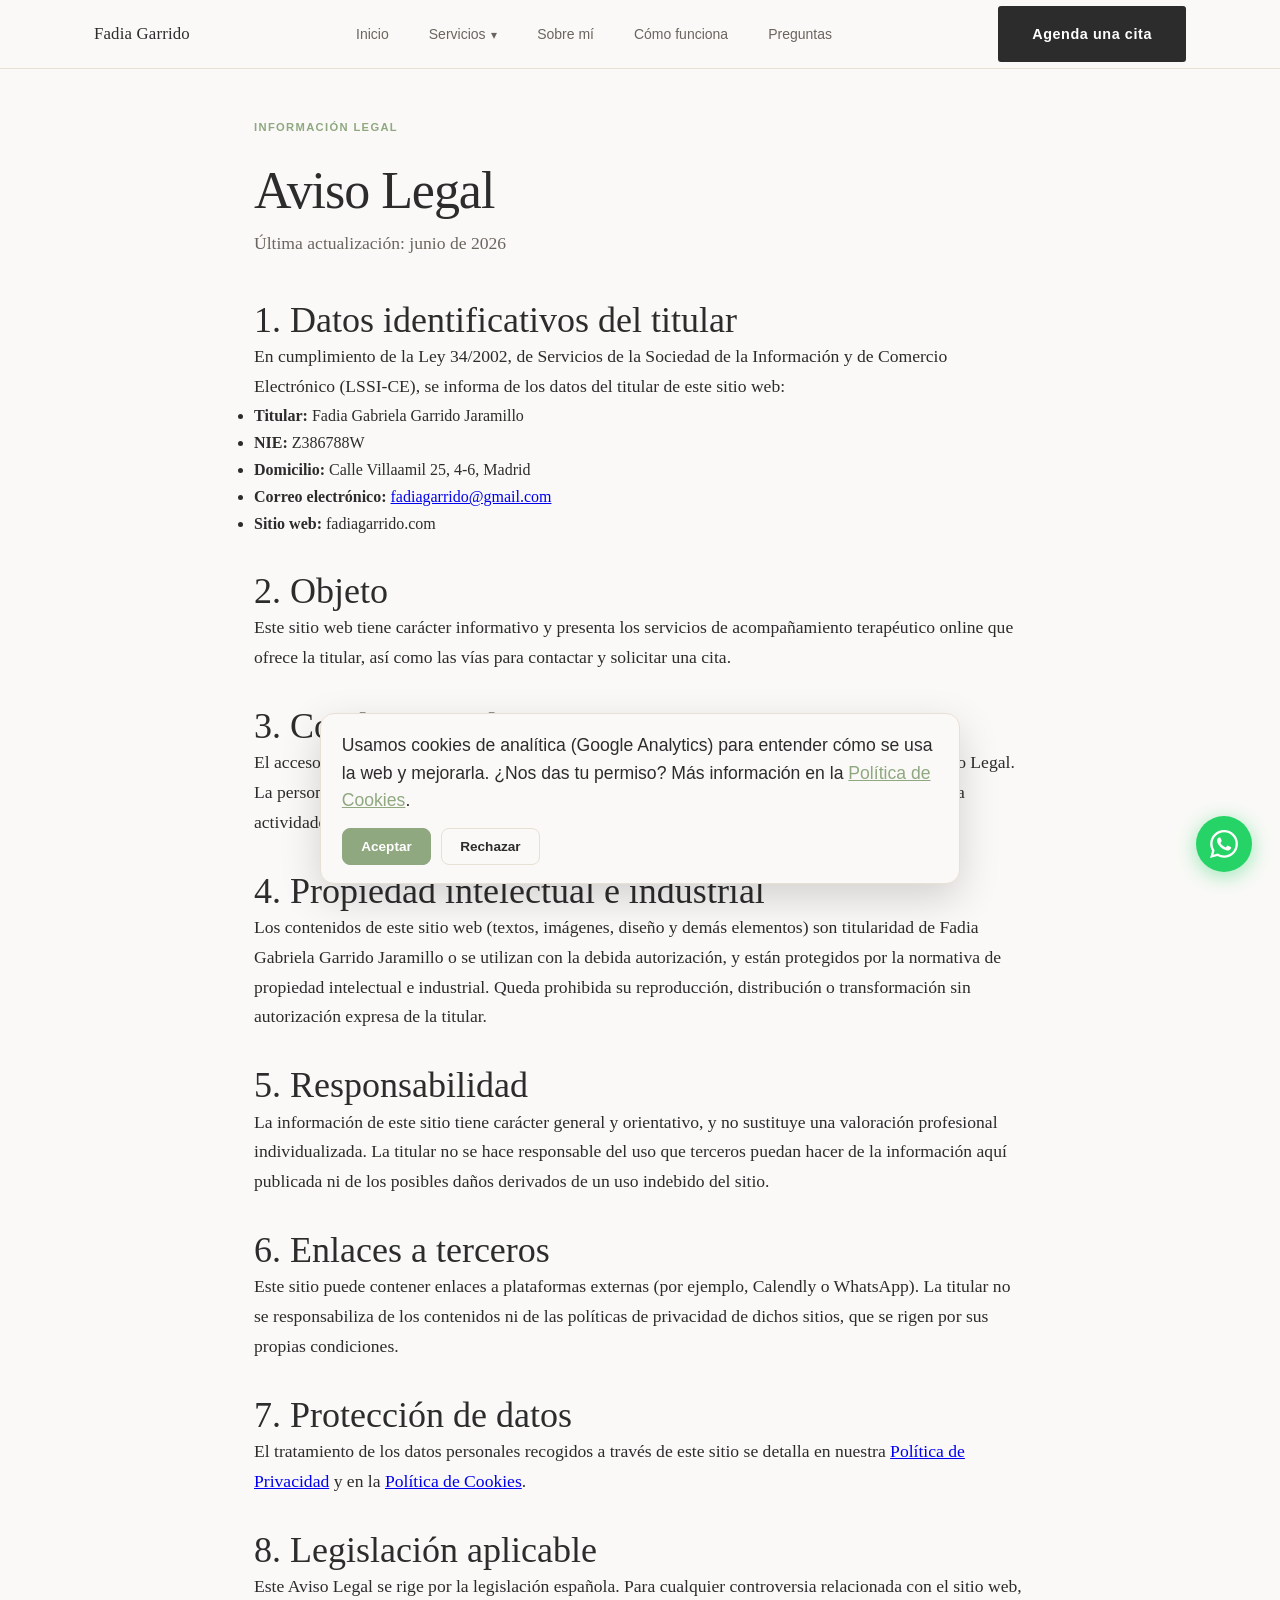
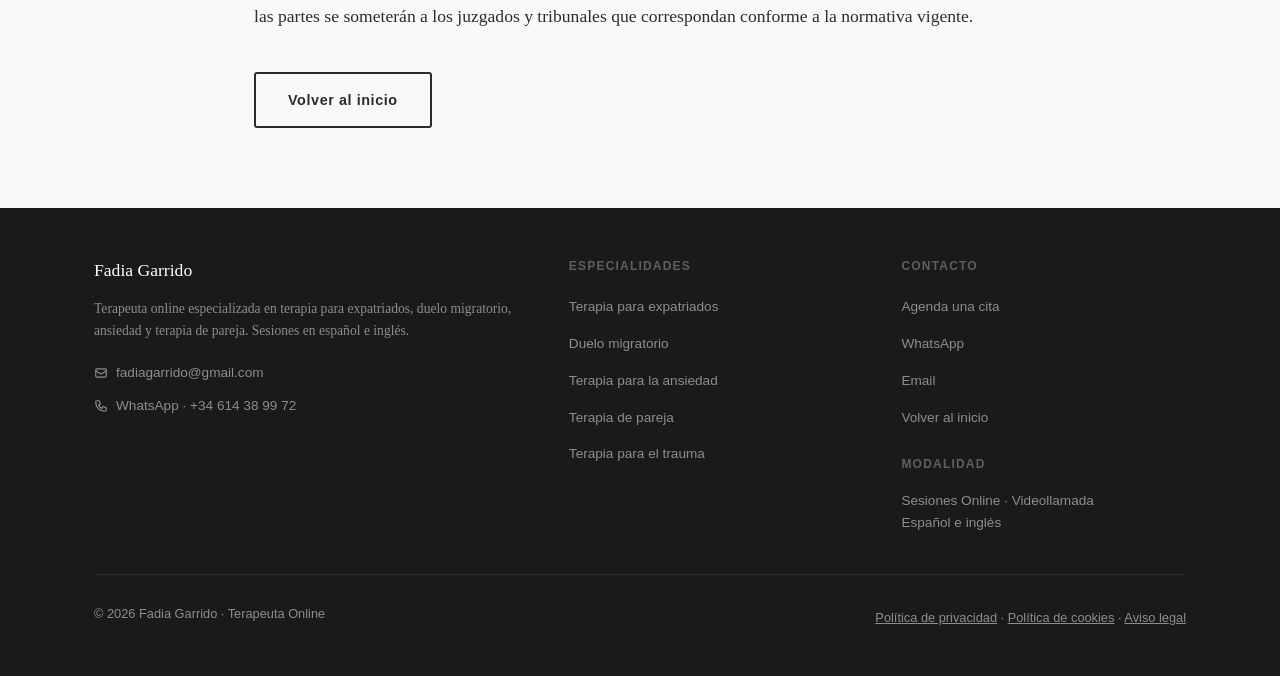
<file: aviso-legal.html>
<!DOCTYPE html>
<html lang="es">
<head>
  <meta charset="UTF-8" />
  <meta name="viewport" content="width=device-width, initial-scale=1.0" />
    <link rel="icon" href="/favicon.ico" sizes="any" />
<link rel="icon" type="image/png" href="/favicon.png" />
  <link rel="apple-touch-icon" href="/apple-touch-icon.png" />
  <title>Aviso Legal · Fadia Garrido</title>
  <meta name="description" content="Aviso legal de fadiagarrido.com: datos identificativos del titular y condiciones de uso." />
  <meta name="robots" content="noindex, follow" />
  <link rel="canonical" href="https://fadiagarrido.com/aviso-legal.html" />
  <link rel="stylesheet" href="/styles.css" />
</head>
<body>

  <nav role="navigation" aria-label="Navegación principal">
    <div class="nav-inner">
      <a href="/" class="nav-logo" aria-label="Inicio — Fadia Garrido">Fadia Garrido</a>
      <ul class="nav-links" id="navLinks">
        <li><a href="/">Inicio</a></li>
        <li class="nav-dropdown">
          <a href="/#servicios" class="nav-dropdown-toggle" aria-haspopup="true">Servicios <span class="nav-caret" aria-hidden="true">▾</span></a>
          <ul class="nav-submenu">
            <li><a href="/duelo-migratorio.html">Duelo migratorio e identidad</a></li>
            <li><a href="/terapia-ansiedad.html">Gestión del malestar y la ansiedad</a></li>
            <li><a href="/terapia-de-pareja.html">Vínculos y relaciones · Pareja</a></li>
            <li><a href="/terapia-trauma.html">Integración de historias de vida y trauma</a></li>
            <li><a href="/terapia-tristeza.html">Tristeza y estado de ánimo</a></li>
            <li><a href="/terapia-somatica.html">Conciencia corporal y regulación somática</a></li>
          </ul>
        </li>
        <li><a href="/#sobre-mi">Sobre mí</a></li>
        <li><a href="/#como-funciona">Cómo funciona</a></li>
        <li><a href="/#faq">Preguntas</a></li>
      </ul>
      <div class="nav-cta">
        <a href="https://wa.me/34614389972?text=Hola%20Fadia%20%F0%9F%99%82%20Me%20gustar%C3%ADa%20reservar%20la%20consulta%20gratuita%20de%2010-15%20min.%20%C2%BFQu%C3%A9%20disponibilidad%20tienes%3F" class="btn btn-primary" target="_blank" rel="noopener noreferrer">Agenda una cita</a>
      </div>
      <button class="nav-toggle" id="navToggle" aria-label="Abrir menú" aria-expanded="false" aria-controls="navLinks"><span></span><span></span><span></span></button>
    </div>
  </nav>

  <section class="section" style="padding-top:7rem;" aria-labelledby="legal-heading">
    <div class="container" style="max-width:820px;">
      <span class="tag">Información legal</span>
      <h1 id="legal-heading" style="margin:0.5rem 0 0.5rem;">Aviso Legal</h1>
      <p class="text-muted" style="margin-bottom:2.5rem;">Última actualización: junio de 2026</p>

      <h2 style="margin-top:2rem;">1. Datos identificativos del titular</h2>
      <p>En cumplimiento de la Ley 34/2002, de Servicios de la Sociedad de la Información y de Comercio Electrónico (LSSI-CE), se informa de los datos del titular de este sitio web:</p>
      <ul>
        <li><strong>Titular:</strong> Fadia Gabriela Garrido Jaramillo</li>
        <li><strong>NIE:</strong> Z386788W</li>
        <li><strong>Domicilio:</strong> Calle Villaamil 25, 4-6, Madrid</li>
        <li><strong>Correo electrónico:</strong> <a href="mailto:fadiagarrido@gmail.com">fadiagarrido@gmail.com</a></li>
        <li><strong>Sitio web:</strong> fadiagarrido.com</li>
      </ul>

      <h2 style="margin-top:2rem;">2. Objeto</h2>
      <p>Este sitio web tiene carácter informativo y presenta los servicios de acompañamiento terapéutico online que ofrece la titular, así como las vías para contactar y solicitar una cita.</p>

      <h2 style="margin-top:2rem;">3. Condiciones de uso</h2>
      <p>El acceso y la navegación por este sitio web implican aceptar las condiciones recogidas en este Aviso Legal. La persona usuaria se compromete a hacer un uso adecuado de los contenidos y a no emplearlos para actividades contrarias a la ley, la buena fe o el orden público.</p>

      <h2 style="margin-top:2rem;">4. Propiedad intelectual e industrial</h2>
      <p>Los contenidos de este sitio web (textos, imágenes, diseño y demás elementos) son titularidad de Fadia Gabriela Garrido Jaramillo o se utilizan con la debida autorización, y están protegidos por la normativa de propiedad intelectual e industrial. Queda prohibida su reproducción, distribución o transformación sin autorización expresa de la titular.</p>

      <h2 style="margin-top:2rem;">5. Responsabilidad</h2>
      <p>La información de este sitio tiene carácter general y orientativo, y no sustituye una valoración profesional individualizada. La titular no se hace responsable del uso que terceros puedan hacer de la información aquí publicada ni de los posibles daños derivados de un uso indebido del sitio.</p>

      <h2 style="margin-top:2rem;">6. Enlaces a terceros</h2>
      <p>Este sitio puede contener enlaces a plataformas externas (por ejemplo, Calendly o WhatsApp). La titular no se responsabiliza de los contenidos ni de las políticas de privacidad de dichos sitios, que se rigen por sus propias condiciones.</p>

      <h2 style="margin-top:2rem;">7. Protección de datos</h2>
      <p>El tratamiento de los datos personales recogidos a través de este sitio se detalla en nuestra <a href="/privacidad.html">Política de Privacidad</a> y en la <a href="/cookies.html">Política de Cookies</a>.</p>

      <h2 style="margin-top:2rem;">8. Legislación aplicable</h2>
      <p>Este Aviso Legal se rige por la legislación española. Para cualquier controversia relacionada con el sitio web, las partes se someterán a los juzgados y tribunales que correspondan conforme a la normativa vigente.</p>

      <p style="margin-top:2.5rem;"><a href="/" class="btn btn-outline">Volver al inicio</a></p>
    </div>
  </section>

  <footer role="contentinfo">
    <div class="container">
      <div class="footer-inner">
        <div>
          <p class="footer-brand-name">Fadia Garrido</p>
          <p class="footer-brand-desc">Terapeuta online especializada en terapia para expatriados, duelo migratorio, ansiedad y terapia de pareja. Sesiones en español e inglés.</p>
          <div class="footer-contact">
            <a href="mailto:fadiagarrido@gmail.com" aria-label="Enviar email"><svg width="14" height="14" fill="none" viewBox="0 0 24 24" stroke="currentColor" stroke-width="2" aria-hidden="true"><path d="M3 8l7.89 5.26a2 2 0 002.22 0L21 8M5 19h14a2 2 0 002-2V7a2 2 0 00-2-2H5a2 2 0 00-2 2v10a2 2 0 002 2z"/></svg>fadiagarrido@gmail.com</a>
            <a href="https://wa.me/34614389972" target="_blank" rel="noopener noreferrer" aria-label="WhatsApp"><svg width="14" height="14" fill="none" viewBox="0 0 24 24" stroke="currentColor" stroke-width="2" aria-hidden="true"><path d="M3 5a2 2 0 012-2h3.28a1 1 0 01.948.684l1.498 4.493a1 1 0 01-.502 1.21l-2.257 1.13a11.042 11.042 0 005.516 5.516l1.13-2.257a1 1 0 011.21-.502l4.493 1.498a1 1 0 01.684.949V19a2 2 0 01-2 2h-1C9.716 21 3 14.284 3 6V5z"/></svg>WhatsApp · +34 614 38 99 72</a>
          </div>
        </div>
        <div>
          <p class="footer-col-title">Especialidades</p>
          <ul class="footer-links">
            <li><a href="/terapia-para-expatriados.html">Terapia para expatriados</a></li>
            <li><a href="/duelo-migratorio.html">Duelo migratorio</a></li>
            <li><a href="/terapia-ansiedad.html">Terapia para la ansiedad</a></li>
            <li><a href="/terapia-de-pareja.html">Terapia de pareja</a></li>
            <li><a href="/terapia-trauma.html">Terapia para el trauma</a></li>
          </ul>
        </div>
        <div>
          <p class="footer-col-title">Contacto</p>
          <ul class="footer-links">
            <li><a href="https://wa.me/34614389972?text=Hola%20Fadia%20%F0%9F%99%82%20Me%20gustar%C3%ADa%20reservar%20la%20consulta%20gratuita%20de%2010-15%20min.%20%C2%BFQu%C3%A9%20disponibilidad%20tienes%3F" target="_blank" rel="noopener noreferrer">Agenda una cita</a></li>
            <li><a href="https://wa.me/34614389972" target="_blank" rel="noopener noreferrer">WhatsApp</a></li>
            <li><a href="mailto:fadiagarrido@gmail.com">Email</a></li>
            <li><a href="/">Volver al inicio</a></li>
          </ul>
          <p class="footer-col-title" style="margin-top:1.5rem;">Modalidad</p>
          <p style="font-family:Arial,sans-serif; font-size:0.85rem; line-height:1.6;">Sesiones Online · Videollamada<br>Español e inglés</p>
        </div>
      </div>
      <div class="footer-bottom">
        <p>© 2026 Fadia Garrido · Terapeuta Online</p>
        <p style="margin-top:0.5rem;"><a href="/privacidad.html" style="color:inherit;">Política de privacidad</a> · <a href="/cookies.html" style="color:inherit;">Política de cookies</a> · <a href="/aviso-legal.html" style="color:inherit;">Aviso legal</a></p>
      </div>
    </div>
  </footer>

  <a href="https://wa.me/34614389972?text=Hola%20Fadia%20%F0%9F%99%82%20Me%20gustar%C3%ADa%20reservar%20la%20consulta%20gratuita%20de%2010-15%20min.%20%C2%BFQu%C3%A9%20disponibilidad%20tienes%3F" class="whatsapp-float" target="_blank" rel="noopener noreferrer" aria-label="Contactar por WhatsApp">
    <svg viewBox="0 0 24 24" xmlns="http://www.w3.org/2000/svg" aria-hidden="true"><path d="M17.472 14.382c-.297-.149-1.758-.867-2.03-.967-.273-.099-.471-.148-.67.15-.197.297-.767.966-.94 1.164-.173.199-.347.223-.644.075-.297-.15-1.255-.463-2.39-1.475-.883-.788-1.48-1.761-1.653-2.059-.173-.297-.018-.458.13-.606.134-.133.298-.347.446-.52.149-.174.198-.298.298-.497.099-.198.05-.371-.025-.52-.075-.149-.669-1.612-.916-2.207-.242-.579-.487-.5-.669-.51-.173-.008-.371-.01-.57-.01-.198 0-.52.074-.792.372-.272.297-1.04 1.016-1.04 2.479 0 1.462 1.065 2.875 1.213 3.074.149.198 2.096 3.2 5.077 4.487.709.306 1.262.489 1.694.625.712.227 1.36.195 1.871.118.571-.085 1.758-.719 2.006-1.413.248-.694.248-1.289.173-1.413-.074-.124-.272-.198-.57-.347m-5.421 7.403h-.004a9.87 9.87 0 01-5.031-1.378l-.361-.214-3.741.982.998-3.648-.235-.374a9.86 9.86 0 01-1.51-5.26c.001-5.45 4.436-9.884 9.888-9.884 2.64 0 5.122 1.03 6.988 2.898a9.825 9.825 0 012.893 6.994c-.003 5.45-4.437 9.884-9.885 9.884m8.413-18.297A11.815 11.815 0 0012.05 0C5.495 0 .16 5.335.157 11.892c0 2.096.547 4.142 1.588 5.945L.057 24l6.305-1.654a11.882 11.882 0 005.683 1.448h.005c6.554 0 11.89-5.335 11.893-11.893a11.821 11.821 0 00-3.48-8.413z"/></svg>
  </a>

  <script>
    const toggle = document.getElementById('navToggle');
    const navLinks = document.getElementById('navLinks');
    toggle.addEventListener('click', () => { const open = navLinks.classList.toggle('open'); toggle.setAttribute('aria-expanded', open); });
    navLinks.querySelectorAll('a:not(.nav-dropdown-toggle)').forEach(a => { a.addEventListener('click', () => { navLinks.classList.remove('open'); toggle.setAttribute('aria-expanded', false); }); });
    const dropToggle = document.querySelector('.nav-dropdown-toggle');
    const dropdown = document.querySelector('.nav-dropdown');
    if (dropToggle && dropdown) { dropToggle.addEventListener('click', (e) => { e.preventDefault(); if (window.matchMedia('(max-width: 768px)').matches) { dropdown.classList.toggle('open'); } }); }
  </script>
  <script src="/analytics.js" defer></script>
</body>
</html>
</file>
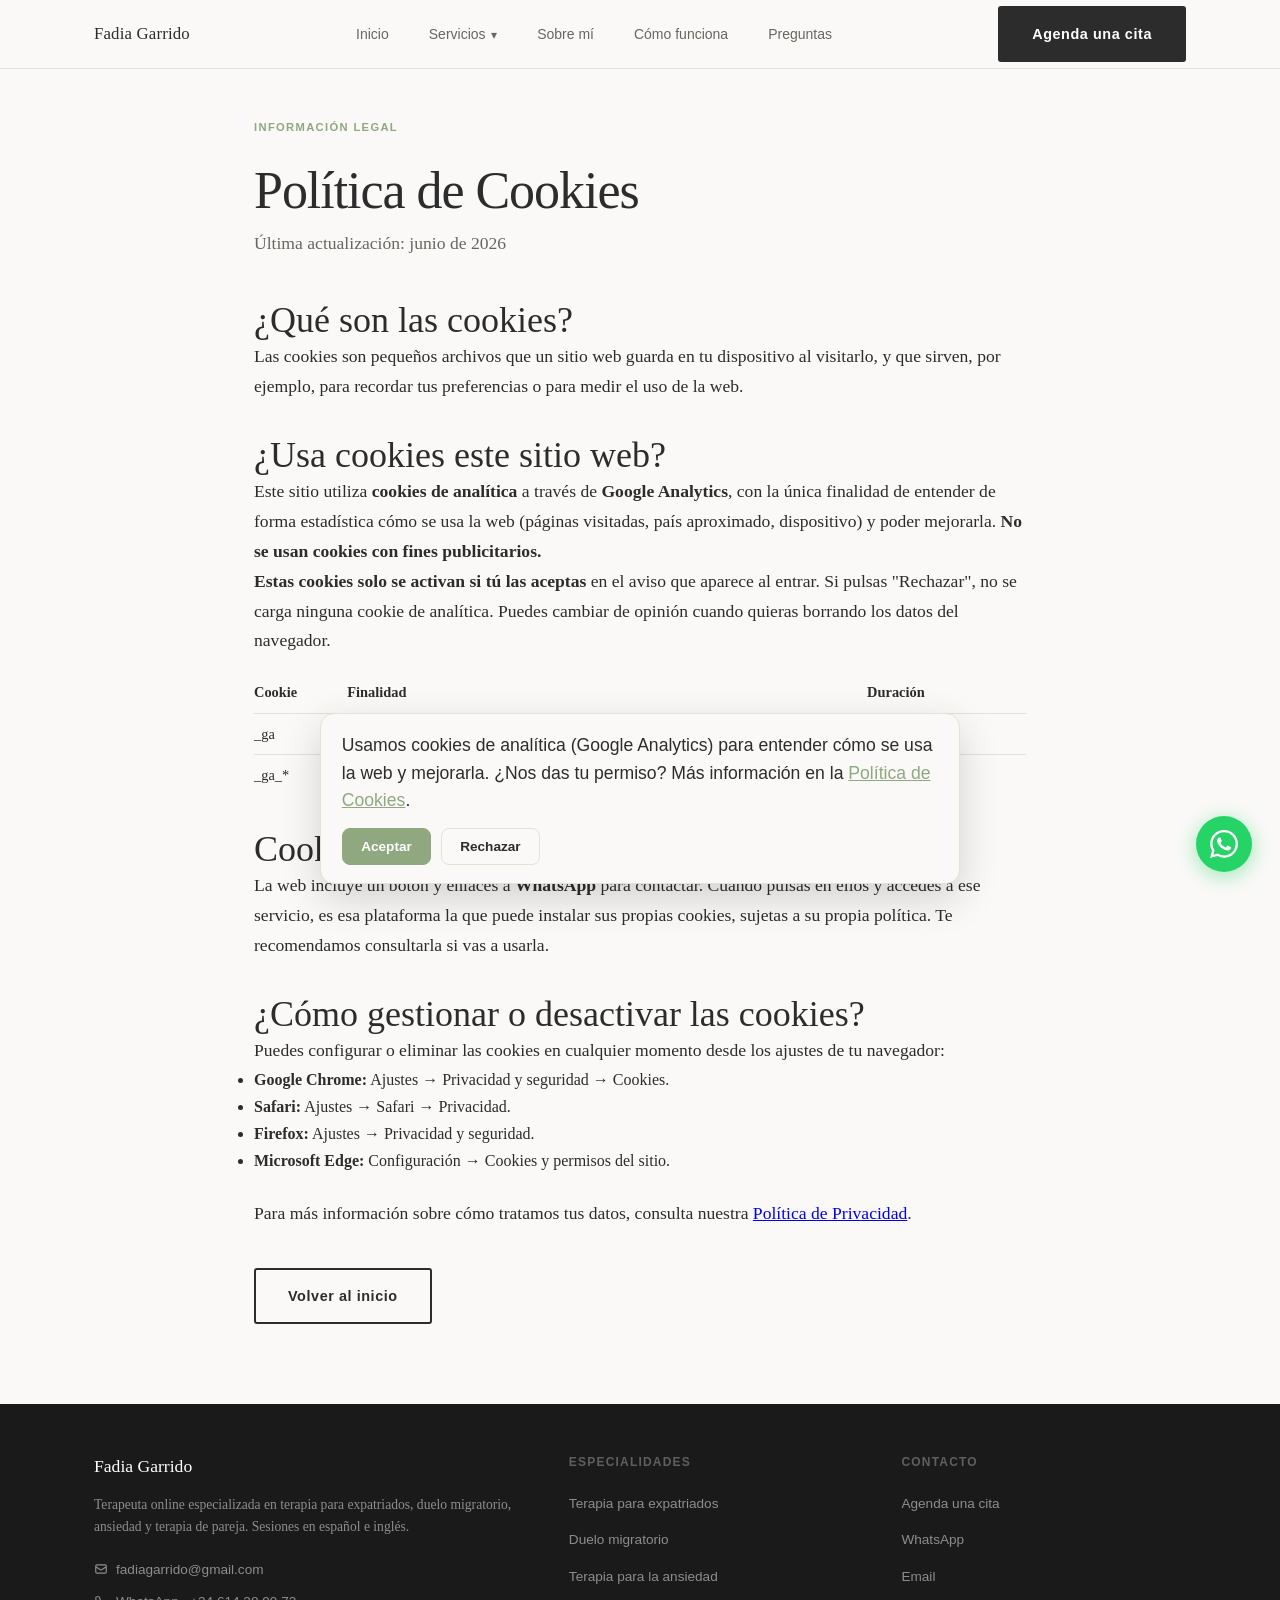
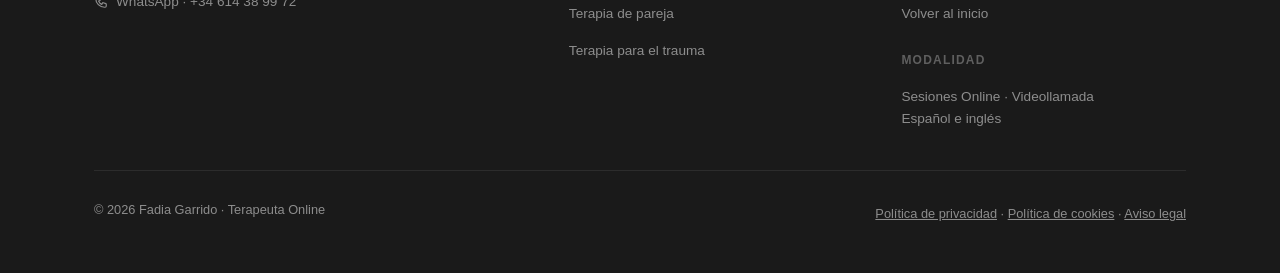
<file: cookies.html>
<!DOCTYPE html>
<html lang="es">
<head>
  <meta charset="UTF-8" />
  <meta name="viewport" content="width=device-width, initial-scale=1.0" />
    <link rel="icon" href="/favicon.ico" sizes="any" />
<link rel="icon" type="image/png" href="/favicon.png" />
  <link rel="apple-touch-icon" href="/apple-touch-icon.png" />
  <title>Política de Cookies · Fadia Garrido</title>
  <meta name="description" content="Política de cookies de fadiagarrido.com: qué cookies se utilizan y cómo gestionarlas." />
  <meta name="robots" content="noindex, follow" />
  <link rel="canonical" href="https://fadiagarrido.com/cookies.html" />
  <link rel="stylesheet" href="/styles.css" />
</head>
<body>

  <nav role="navigation" aria-label="Navegación principal">
    <div class="nav-inner">
      <a href="/" class="nav-logo" aria-label="Inicio — Fadia Garrido">Fadia Garrido</a>
      <ul class="nav-links" id="navLinks">
        <li><a href="/">Inicio</a></li>
        <li class="nav-dropdown">
          <a href="/#servicios" class="nav-dropdown-toggle" aria-haspopup="true">Servicios <span class="nav-caret" aria-hidden="true">▾</span></a>
          <ul class="nav-submenu">
            <li><a href="/duelo-migratorio.html">Duelo migratorio e identidad</a></li>
            <li><a href="/terapia-ansiedad.html">Gestión del malestar y la ansiedad</a></li>
            <li><a href="/terapia-de-pareja.html">Vínculos y relaciones · Pareja</a></li>
            <li><a href="/terapia-trauma.html">Integración de historias de vida y trauma</a></li>
            <li><a href="/terapia-tristeza.html">Tristeza y estado de ánimo</a></li>
            <li><a href="/terapia-somatica.html">Conciencia corporal y regulación somática</a></li>
          </ul>
        </li>
        <li><a href="/#sobre-mi">Sobre mí</a></li>
        <li><a href="/#como-funciona">Cómo funciona</a></li>
        <li><a href="/#faq">Preguntas</a></li>
      </ul>
      <div class="nav-cta">
        <a href="https://wa.me/34614389972?text=Hola%20Fadia%20%F0%9F%99%82%20Me%20gustar%C3%ADa%20reservar%20la%20consulta%20gratuita%20de%2010-15%20min.%20%C2%BFQu%C3%A9%20disponibilidad%20tienes%3F" class="btn btn-primary" target="_blank" rel="noopener noreferrer">Agenda una cita</a>
      </div>
      <button class="nav-toggle" id="navToggle" aria-label="Abrir menú" aria-expanded="false" aria-controls="navLinks"><span></span><span></span><span></span></button>
    </div>
  </nav>

  <section class="section" style="padding-top:7rem;" aria-labelledby="cook-heading">
    <div class="container" style="max-width:820px;">
      <span class="tag">Información legal</span>
      <h1 id="cook-heading" style="margin:0.5rem 0 0.5rem;">Política de Cookies</h1>
      <p class="text-muted" style="margin-bottom:2.5rem;">Última actualización: junio de 2026</p>

      <h2 style="margin-top:2rem;">¿Qué son las cookies?</h2>
      <p>Las cookies son pequeños archivos que un sitio web guarda en tu dispositivo al visitarlo, y que sirven, por ejemplo, para recordar tus preferencias o para medir el uso de la web.</p>

      <h2 style="margin-top:2rem;">¿Usa cookies este sitio web?</h2>
      <p>Este sitio utiliza <strong>cookies de analítica</strong> a través de <strong>Google Analytics</strong>, con la única finalidad de entender de forma estadística cómo se usa la web (páginas visitadas, país aproximado, dispositivo) y poder mejorarla. <strong>No se usan cookies con fines publicitarios.</strong></p>
      <p><strong>Estas cookies solo se activan si tú las aceptas</strong> en el aviso que aparece al entrar. Si pulsas "Rechazar", no se carga ninguna cookie de analítica. Puedes cambiar de opinión cuando quieras borrando los datos del navegador.</p>
      <table style="width:100%; border-collapse:collapse; margin-top:1rem; font-size:0.9rem;">
        <tr style="border-bottom:1px solid var(--stone);"><th style="text-align:left; padding:0.5rem 0;">Cookie</th><th style="text-align:left; padding:0.5rem 0;">Finalidad</th><th style="text-align:left; padding:0.5rem 0;">Duración</th></tr>
        <tr style="border-bottom:1px solid var(--stone);"><td style="padding:0.5rem 0;">_ga</td><td style="padding:0.5rem 0;">Analítica (Google) — distingue visitantes</td><td style="padding:0.5rem 0;">Hasta 2 años</td></tr>
        <tr><td style="padding:0.5rem 0;">_ga_*</td><td style="padding:0.5rem 0;">Analítica (Google) — estado de la sesión</td><td style="padding:0.5rem 0;">Hasta 2 años</td></tr>
      </table>

      <h2 style="margin-top:2rem;">Cookies de terceros</h2>
      <p>La web incluye un botón y enlaces a <strong>WhatsApp</strong> para contactar. Cuando pulsas en ellos y accedes a ese servicio, es esa plataforma la que puede instalar sus propias cookies, sujetas a su propia política. Te recomendamos consultarla si vas a usarla.</p>

      <h2 style="margin-top:2rem;">¿Cómo gestionar o desactivar las cookies?</h2>
      <p>Puedes configurar o eliminar las cookies en cualquier momento desde los ajustes de tu navegador:</p>
      <ul>
        <li><strong>Google Chrome:</strong> Ajustes → Privacidad y seguridad → Cookies.</li>
        <li><strong>Safari:</strong> Ajustes → Safari → Privacidad.</li>
        <li><strong>Firefox:</strong> Ajustes → Privacidad y seguridad.</li>
        <li><strong>Microsoft Edge:</strong> Configuración → Cookies y permisos del sitio.</li>
      </ul>

      <p style="margin-top:1.5rem;">Para más información sobre cómo tratamos tus datos, consulta nuestra <a href="/privacidad.html">Política de Privacidad</a>.</p>

      <p style="margin-top:2.5rem;"><a href="/" class="btn btn-outline">Volver al inicio</a></p>
    </div>
  </section>

  <footer role="contentinfo">
    <div class="container">
      <div class="footer-inner">
        <div>
          <p class="footer-brand-name">Fadia Garrido</p>
          <p class="footer-brand-desc">Terapeuta online especializada en terapia para expatriados, duelo migratorio, ansiedad y terapia de pareja. Sesiones en español e inglés.</p>
          <div class="footer-contact">
            <a href="mailto:fadiagarrido@gmail.com" aria-label="Enviar email"><svg width="14" height="14" fill="none" viewBox="0 0 24 24" stroke="currentColor" stroke-width="2" aria-hidden="true"><path d="M3 8l7.89 5.26a2 2 0 002.22 0L21 8M5 19h14a2 2 0 002-2V7a2 2 0 00-2-2H5a2 2 0 00-2 2v10a2 2 0 002 2z"/></svg>fadiagarrido@gmail.com</a>
            <a href="https://wa.me/34614389972" target="_blank" rel="noopener noreferrer" aria-label="WhatsApp"><svg width="14" height="14" fill="none" viewBox="0 0 24 24" stroke="currentColor" stroke-width="2" aria-hidden="true"><path d="M3 5a2 2 0 012-2h3.28a1 1 0 01.948.684l1.498 4.493a1 1 0 01-.502 1.21l-2.257 1.13a11.042 11.042 0 005.516 5.516l1.13-2.257a1 1 0 011.21-.502l4.493 1.498a1 1 0 01.684.949V19a2 2 0 01-2 2h-1C9.716 21 3 14.284 3 6V5z"/></svg>WhatsApp · +34 614 38 99 72</a>
          </div>
        </div>
        <div>
          <p class="footer-col-title">Especialidades</p>
          <ul class="footer-links">
            <li><a href="/terapia-para-expatriados.html">Terapia para expatriados</a></li>
            <li><a href="/duelo-migratorio.html">Duelo migratorio</a></li>
            <li><a href="/terapia-ansiedad.html">Terapia para la ansiedad</a></li>
            <li><a href="/terapia-de-pareja.html">Terapia de pareja</a></li>
            <li><a href="/terapia-trauma.html">Terapia para el trauma</a></li>
          </ul>
        </div>
        <div>
          <p class="footer-col-title">Contacto</p>
          <ul class="footer-links">
            <li><a href="https://wa.me/34614389972?text=Hola%20Fadia%20%F0%9F%99%82%20Me%20gustar%C3%ADa%20reservar%20la%20consulta%20gratuita%20de%2010-15%20min.%20%C2%BFQu%C3%A9%20disponibilidad%20tienes%3F" target="_blank" rel="noopener noreferrer">Agenda una cita</a></li>
            <li><a href="https://wa.me/34614389972" target="_blank" rel="noopener noreferrer">WhatsApp</a></li>
            <li><a href="mailto:fadiagarrido@gmail.com">Email</a></li>
            <li><a href="/">Volver al inicio</a></li>
          </ul>
          <p class="footer-col-title" style="margin-top:1.5rem;">Modalidad</p>
          <p style="font-family:Arial,sans-serif; font-size:0.85rem; line-height:1.6;">Sesiones Online · Videollamada<br>Español e inglés</p>
        </div>
      </div>
      <div class="footer-bottom">
        <p>© 2026 Fadia Garrido · Terapeuta Online</p>
        <p style="margin-top:0.5rem;"><a href="/privacidad.html" style="color:inherit;">Política de privacidad</a> · <a href="/cookies.html" style="color:inherit;">Política de cookies</a> · <a href="/aviso-legal.html" style="color:inherit;">Aviso legal</a></p>
      </div>
    </div>
  </footer>

  <a href="https://wa.me/34614389972?text=Hola%20Fadia%20%F0%9F%99%82%20Me%20gustar%C3%ADa%20reservar%20la%20consulta%20gratuita%20de%2010-15%20min.%20%C2%BFQu%C3%A9%20disponibilidad%20tienes%3F" class="whatsapp-float" target="_blank" rel="noopener noreferrer" aria-label="Contactar por WhatsApp">
    <svg viewBox="0 0 24 24" xmlns="http://www.w3.org/2000/svg" aria-hidden="true"><path d="M17.472 14.382c-.297-.149-1.758-.867-2.03-.967-.273-.099-.471-.148-.67.15-.197.297-.767.966-.94 1.164-.173.199-.347.223-.644.075-.297-.15-1.255-.463-2.39-1.475-.883-.788-1.48-1.761-1.653-2.059-.173-.297-.018-.458.13-.606.134-.133.298-.347.446-.52.149-.174.198-.298.298-.497.099-.198.05-.371-.025-.52-.075-.149-.669-1.612-.916-2.207-.242-.579-.487-.5-.669-.51-.173-.008-.371-.01-.57-.01-.198 0-.52.074-.792.372-.272.297-1.04 1.016-1.04 2.479 0 1.462 1.065 2.875 1.213 3.074.149.198 2.096 3.2 5.077 4.487.709.306 1.262.489 1.694.625.712.227 1.36.195 1.871.118.571-.085 1.758-.719 2.006-1.413.248-.694.248-1.289.173-1.413-.074-.124-.272-.198-.57-.347m-5.421 7.403h-.004a9.87 9.87 0 01-5.031-1.378l-.361-.214-3.741.982.998-3.648-.235-.374a9.86 9.86 0 01-1.51-5.26c.001-5.45 4.436-9.884 9.888-9.884 2.64 0 5.122 1.03 6.988 2.898a9.825 9.825 0 012.893 6.994c-.003 5.45-4.437 9.884-9.885 9.884m8.413-18.297A11.815 11.815 0 0012.05 0C5.495 0 .16 5.335.157 11.892c0 2.096.547 4.142 1.588 5.945L.057 24l6.305-1.654a11.882 11.882 0 005.683 1.448h.005c6.554 0 11.89-5.335 11.893-11.893a11.821 11.821 0 00-3.48-8.413z"/></svg>
  </a>

  <script>
    const toggle = document.getElementById('navToggle');
    const navLinks = document.getElementById('navLinks');
    toggle.addEventListener('click', () => { const open = navLinks.classList.toggle('open'); toggle.setAttribute('aria-expanded', open); });
    navLinks.querySelectorAll('a:not(.nav-dropdown-toggle)').forEach(a => { a.addEventListener('click', () => { navLinks.classList.remove('open'); toggle.setAttribute('aria-expanded', false); }); });
    const dropToggle = document.querySelector('.nav-dropdown-toggle');
    const dropdown = document.querySelector('.nav-dropdown');
    if (dropToggle && dropdown) { dropToggle.addEventListener('click', (e) => { e.preventDefault(); if (window.matchMedia('(max-width: 768px)').matches) { dropdown.classList.toggle('open'); } }); }
  </script>
  <script src="/analytics.js" defer></script>
</body>
</html>
</file>
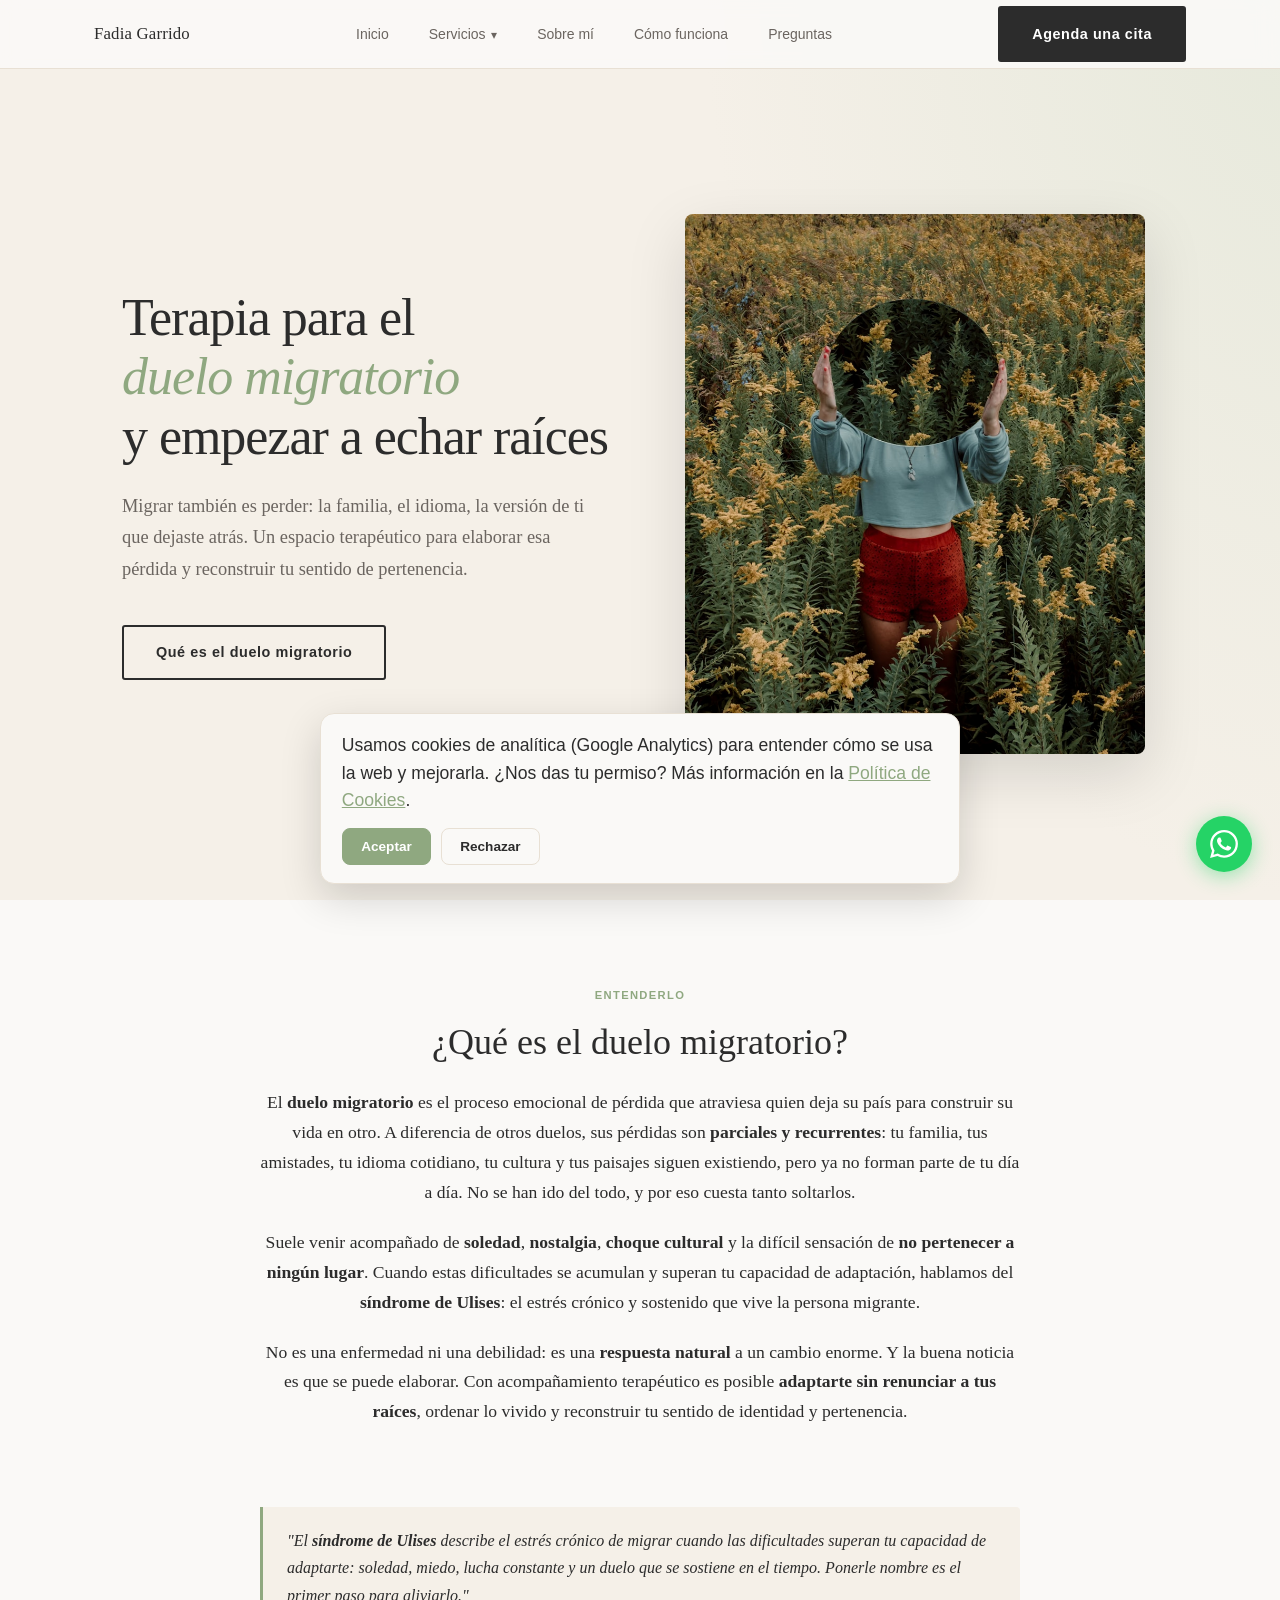
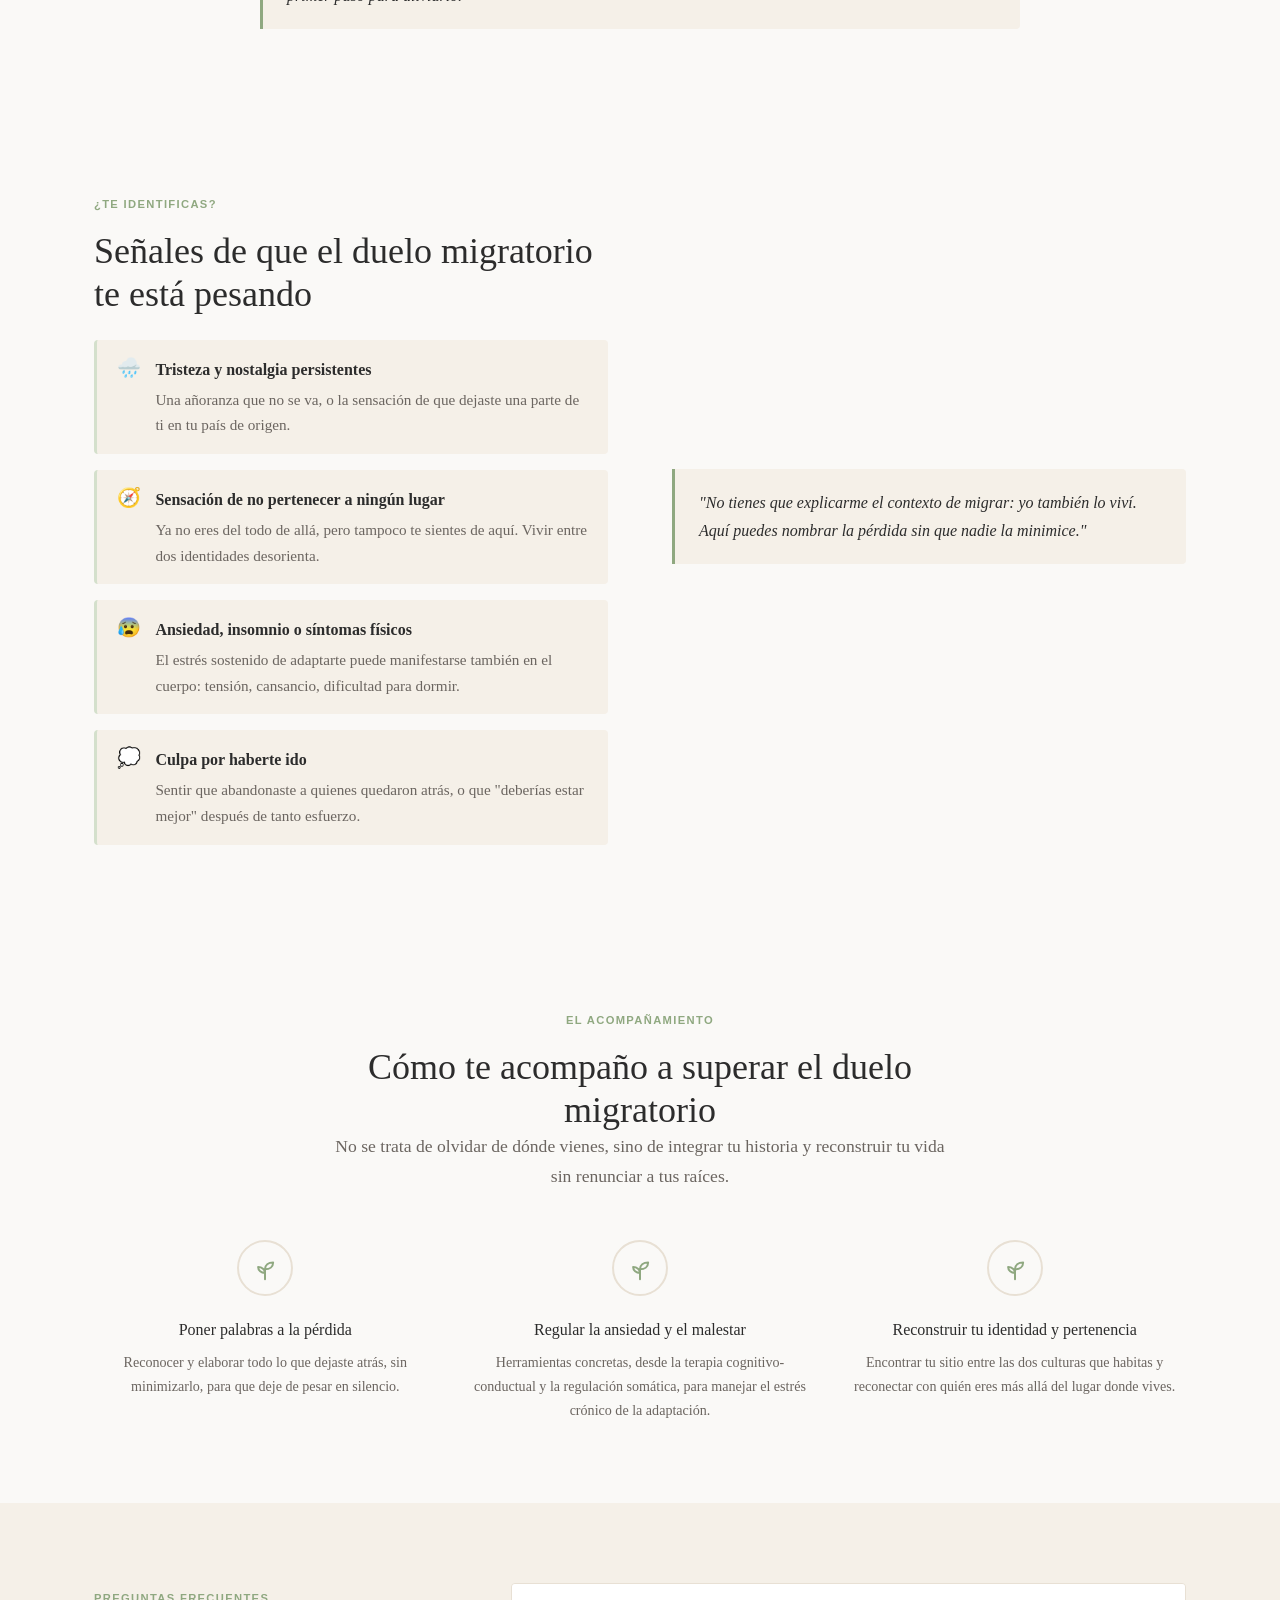
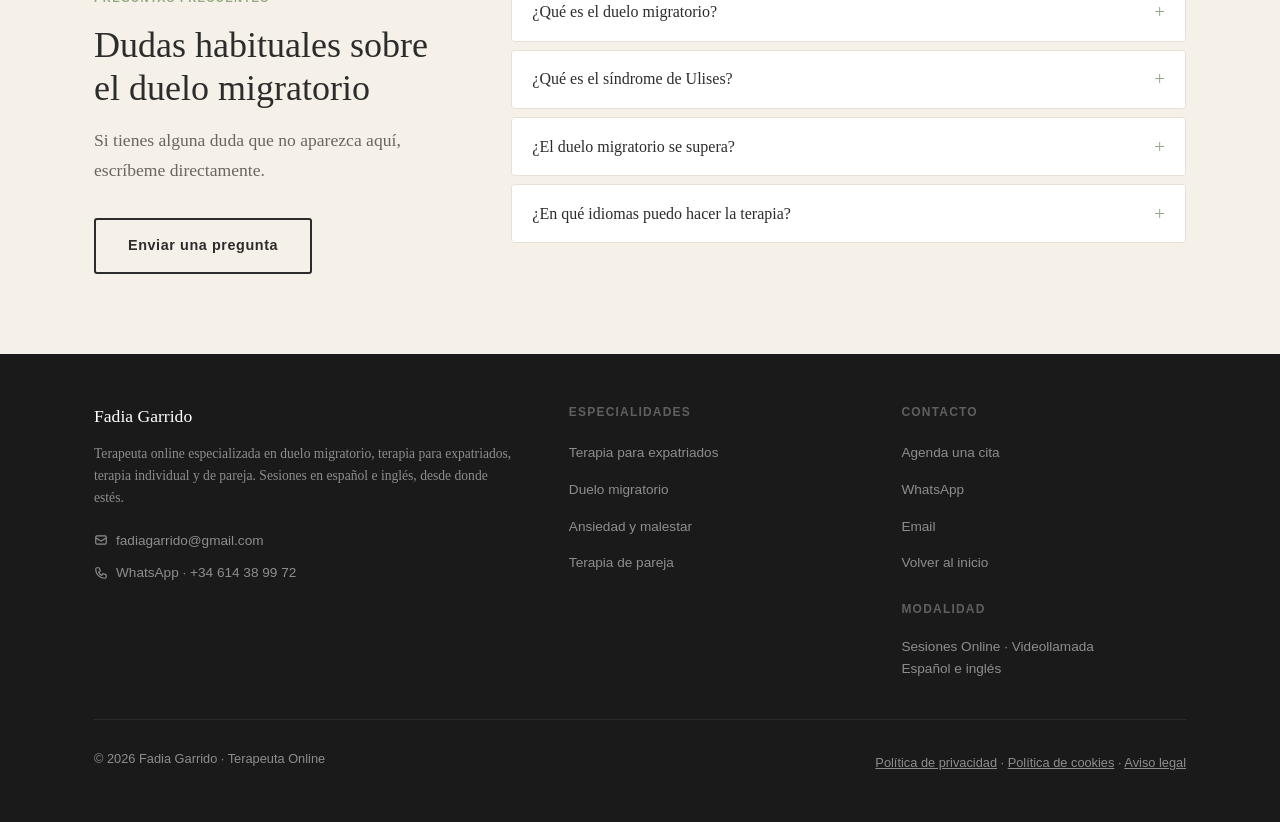
<file: duelo-migratorio.html>
<!DOCTYPE html>
<html lang="es">
<head>
  <meta charset="UTF-8" />
  <meta name="viewport" content="width=device-width, initial-scale=1.0" />
    <link rel="icon" href="/favicon.ico" sizes="any" />
<link rel="icon" type="image/png" href="/favicon.png" />
  <link rel="apple-touch-icon" href="/apple-touch-icon.png" />

  <!-- SEO Primary -->
  <title>Duelo Migratorio | Terapia Online para Superarlo · Síndrome de Ulises · Fadia Garrido</title>
  <meta name="description" content="¿Sientes que dejaste una parte de ti al migrar? Terapia online para el duelo migratorio y el síndrome de Ulises, en español e inglés. Acompañamiento para la pérdida, la identidad y la adaptación al vivir lejos de casa." />
  <meta name="keywords" content="duelo migratorio, terapia duelo migratorio, síndrome de ulises, terapia para migrantes, superar el duelo migratorio, terapia online migración, pérdida de identidad migración, fadia garrido" />
  <link rel="canonical" href="https://fadiagarrido.com/duelo-migratorio.html" />
  <meta name="robots" content="index, follow" />

  <!-- Open Graph -->
  <meta property="og:type" content="website" />
  <meta property="og:title" content="Duelo Migratorio | Terapia Online para Superarlo | Fadia Garrido" />
  <meta property="og:description" content="Terapia online en español e inglés para el duelo migratorio y el síndrome de Ulises. Acompañamiento para la pérdida, la identidad y la adaptación." />
  <meta property="og:url" content="https://fadiagarrido.com/duelo-migratorio.html" />
  <meta property="og:locale" content="es_ES" />
  <meta property="og:image" content="https://fadiagarrido.com/foto%20fadia.jpg" />
  <meta property="og:image:width" content="575" />
  <meta property="og:image:height" content="1024" />
  <meta property="og:image:alt" content="Fadia Garrido, terapeuta online especializada en duelo migratorio" />

  <!-- Twitter Card -->
  <meta name="twitter:card" content="summary_large_image" />
  <meta name="twitter:title" content="Duelo Migratorio | Terapia Online para Superarlo | Fadia Garrido" />
  <meta name="twitter:description" content="Terapia online en español e inglés para el duelo migratorio y el síndrome de Ulises." />
  <meta name="twitter:image" content="https://fadiagarrido.com/foto%20fadia.jpg" />
  <meta name="twitter:image:alt" content="Fadia Garrido, terapeuta online especializada en duelo migratorio" />

  <!-- Performance -->
  <link rel="preload" as="image" href="duelo%20migratorio.avif" type="image/avif" />

  <!-- Estilos compartidos -->
  <link rel="stylesheet" href="/styles.css" />

  <!-- Schema.org: Servicio -->
  <script type="application/ld+json">
  {
    "@context": "https://schema.org",
    "@type": "Service",
    "name": "Terapia para el Duelo Migratorio",
    "serviceType": "Terapia y acompañamiento psicológico para el duelo migratorio",
    "description": "Terapia online en español e inglés para el duelo migratorio y el síndrome de Ulises: pérdida, identidad, soledad y adaptación al vivir lejos de casa.",
    "url": "https://fadiagarrido.com/duelo-migratorio.html",
    "areaServed": ["España", "Europa", "Internacional"],
    "availableLanguage": ["es", "en"],
    "provider": {
      "@type": "Person",
      "name": "Fadia Garrido",
      "jobTitle": "Terapeuta",
      "url": "https://fadiagarrido.com",
      "telephone": "+34614389972",
      "email": "fadiagarrido@gmail.com"
    }
  }
  </script>

  <!-- Schema.org: Migas -->
  <script type="application/ld+json">
  {
    "@context": "https://schema.org",
    "@type": "BreadcrumbList",
    "itemListElement": [
      {"@type": "ListItem", "position": 1, "name": "Inicio", "item": "https://fadiagarrido.com/"},
      {"@type": "ListItem", "position": 2, "name": "Duelo migratorio", "item": "https://fadiagarrido.com/duelo-migratorio.html"}
    ]
  }
  </script>

  <!-- Schema.org: FAQ -->
  <script type="application/ld+json">
  {
    "@context": "https://schema.org",
    "@type": "FAQPage",
    "mainEntity": [
      {
        "@type": "Question",
        "name": "¿Qué es el duelo migratorio?",
        "acceptedAnswer": {
          "@type": "Answer",
          "text": "Es el proceso emocional de pérdida que vive quien deja su país. A diferencia de otros duelos, las pérdidas son parciales y recurrentes: la familia, los amigos, la lengua, la cultura o el paisaje siguen existiendo, pero ya no forman parte de tu día a día. Eso genera una tristeza y una nostalgia que pueden volverse persistentes."
        }
      },
      {
        "@type": "Question",
        "name": "¿Qué es el síndrome de Ulises?",
        "acceptedAnswer": {
          "@type": "Answer",
          "text": "Es el estrés crónico y múltiple que aparece cuando las dificultades de migrar superan la capacidad de adaptación de la persona: soledad, miedo, lucha por sobrevivir y duelo sostenido en el tiempo. Puede manifestarse con ansiedad, tristeza, insomnio o síntomas físicos."
        }
      },
      {
        "@type": "Question",
        "name": "¿El duelo migratorio se supera?",
        "acceptedAnswer": {
          "@type": "Answer",
          "text": "Sí. No se trata de olvidar de dónde vienes, sino de integrar tu historia y construir una vida nueva sin renunciar a tus raíces. La terapia ayuda a poner palabras a la pérdida, regular el malestar y recuperar el sentido de pertenencia."
        }
      },
      {
        "@type": "Question",
        "name": "¿En qué idiomas puedo hacer la terapia?",
        "acceptedAnswer": {
          "@type": "Answer",
          "text": "En español o en inglés, por videollamada. Poder trabajar este proceso en tu propio idioma, lejos de casa, lo hace más cercano y profundo."
        }
      }
    ]
  }
  </script>
</head>
<body>

  <!-- ═══ NAV ═══ -->
  <nav role="navigation" aria-label="Navegación principal">
    <div class="nav-inner">
      <a href="/" class="nav-logo" aria-label="Inicio — Fadia Garrido">Fadia Garrido</a>

      <ul class="nav-links" id="navLinks">
        <li><a href="/">Inicio</a></li>
        <li class="nav-dropdown">
          <a href="/#servicios" class="nav-dropdown-toggle" aria-haspopup="true">Servicios <span class="nav-caret" aria-hidden="true">▾</span></a>
          <ul class="nav-submenu">
            <li><a href="/duelo-migratorio.html">Duelo migratorio e identidad</a></li>
            <li><a href="/terapia-ansiedad.html">Gestión del malestar y la ansiedad</a></li>
            <li><a href="/terapia-de-pareja.html">Vínculos y relaciones · Pareja</a></li>
            <li><a href="/terapia-trauma.html">Integración de historias de vida y trauma</a></li>
            <li><a href="/terapia-tristeza.html">Tristeza y estado de ánimo</a></li>
            <li><a href="/terapia-somatica.html">Conciencia corporal y regulación somática</a></li>
          </ul>
        </li>
        <li><a href="/#sobre-mi">Sobre mí</a></li>
        <li><a href="/#como-funciona">Cómo funciona</a></li>
        <li><a href="/#faq">Preguntas</a></li>
      </ul>

      <div class="nav-cta">
        <a href="https://wa.me/34614389972?text=Hola%20Fadia%20%F0%9F%99%82%20Me%20gustar%C3%ADa%20reservar%20la%20consulta%20gratuita%20de%2010-15%20min.%20%C2%BFQu%C3%A9%20disponibilidad%20tienes%3F" class="btn btn-primary" target="_blank" rel="noopener noreferrer">
          Agenda una cita
        </a>
      </div>

      <button class="nav-toggle" id="navToggle" aria-label="Abrir menú" aria-expanded="false" aria-controls="navLinks">
        <span></span><span></span><span></span>
      </button>
    </div>
  </nav>

  <!-- ═══ HERO ═══ -->
  <section id="hero" aria-labelledby="hero-heading">
    <div class="container">
      <div class="hero-inner">
        <div class="hero-text">
          <h1 id="hero-heading" class="hero-title">
            Terapia para el<br><em>duelo migratorio</em><br>y empezar a echar raíces
          </h1>
          <p class="hero-subtitle">
            Migrar también es perder: la familia, el idioma, la versión de ti que dejaste atrás. Un espacio terapéutico para elaborar esa pérdida y reconstruir tu sentido de pertenencia.
          </p>
          <div class="hero-actions">
            <a href="#que-es" class="btn btn-outline">Qué es el duelo migratorio</a>
          </div>
        </div>

        <div class="hero-visual">
          <div class="hero-photo-wrap">
            <img src="duelo%20migratorio.avif" alt="Terapia online para el duelo migratorio con Fadia Garrido" width="1601" height="1921" fetchpriority="high" />
          </div>
        </div>
      </div>
    </div>
  </section>

  <!-- ═══ QUÉ ES ═══ -->
  <section id="que-es" class="section" aria-labelledby="quees-heading">
    <div class="container">
      <div style="max-width:760px; margin:0 auto; text-align:center;" data-fade>
        <span class="tag">Entenderlo</span>
        <h2 id="quees-heading">¿Qué es el duelo migratorio?</h2>
        <p style="margin-top:1.5rem;">El <span class="kw">duelo migratorio</span> es el proceso emocional de pérdida que atraviesa quien deja su país para construir su vida en otro. A diferencia de otros duelos, sus pérdidas son <span class="kw">parciales y recurrentes</span>: tu familia, tus amistades, tu idioma cotidiano, tu cultura y tus paisajes siguen existiendo, pero ya no forman parte de tu día a día. No se han ido del todo, y por eso cuesta tanto soltarlos.</p>
        <p style="margin-top:1.25rem;">Suele venir acompañado de <span class="kw">soledad</span>, <span class="kw">nostalgia</span>, <span class="kw">choque cultural</span> y la difícil sensación de <span class="kw">no pertenecer a ningún lugar</span>. Cuando estas dificultades se acumulan y superan tu capacidad de adaptación, hablamos del <span class="kw">síndrome de Ulises</span>: el estrés crónico y sostenido que vive la persona migrante.</p>
        <p style="margin-top:1.25rem;">No es una enfermedad ni una debilidad: es una <strong>respuesta natural</strong> a un cambio enorme. Y la buena noticia es que se puede elaborar. Con acompañamiento terapéutico es posible <span class="kw">adaptarte sin renunciar a tus raíces</span>, ordenar lo vivido y reconstruir tu sentido de identidad y pertenencia.</p>
      </div>
    </div>
  </section>

  <!-- ═══ SÍNDROME DE ULISES ═══ -->
  <section class="section" aria-labelledby="ulises-heading" style="padding-top:0;">
    <div class="container">
      <div class="sobre-quote" style="max-width:760px; margin:0 auto;">
        "El <strong>síndrome de Ulises</strong> describe el estrés crónico de migrar cuando las dificultades superan tu capacidad de adaptarte: soledad, miedo, lucha constante y un duelo que se sostiene en el tiempo. Ponerle nombre es el primer paso para aliviarlo."
      </div>
    </div>
  </section>

  <!-- ═══ SEÑALES ═══ -->
  <section id="senales" class="section" aria-labelledby="senales-heading">
    <div class="container">
      <div class="problema-grid">
        <div>
          <span class="tag">¿Te identificas?</span>
          <h2 id="senales-heading">Señales de que el duelo migratorio te está pesando</h2>
          <ul class="problema-list" role="list">
            <li class="problema-item">
              <span class="problema-item-icon" aria-hidden="true">🌧️</span>
              <div>
                <strong>Tristeza y nostalgia persistentes</strong>
                <p>Una añoranza que no se va, o la sensación de que dejaste una parte de ti en tu país de origen.</p>
              </div>
            </li>
            <li class="problema-item">
              <span class="problema-item-icon" aria-hidden="true">🧭</span>
              <div>
                <strong>Sensación de no pertenecer a ningún lugar</strong>
                <p>Ya no eres del todo de allá, pero tampoco te sientes de aquí. Vivir entre dos identidades desorienta.</p>
              </div>
            </li>
            <li class="problema-item">
              <span class="problema-item-icon" aria-hidden="true">😰</span>
              <div>
                <strong>Ansiedad, insomnio o síntomas físicos</strong>
                <p>El estrés sostenido de adaptarte puede manifestarse también en el cuerpo: tensión, cansancio, dificultad para dormir.</p>
              </div>
            </li>
            <li class="problema-item">
              <span class="problema-item-icon" aria-hidden="true">💭</span>
              <div>
                <strong>Culpa por haberte ido</strong>
                <p>Sentir que abandonaste a quienes quedaron atrás, o que "deberías estar mejor" después de tanto esfuerzo.</p>
              </div>
            </li>
          </ul>
        </div>
        <div class="sobre-quote" style="align-self:center;">
          "No tienes que explicarme el contexto de migrar: yo también lo viví. Aquí puedes nombrar la pérdida sin que nadie la minimice."
        </div>
      </div>
    </div>
  </section>

  <!-- ═══ CÓMO AYUDA ═══ -->
  <section id="como-ayuda" class="section" aria-labelledby="ayuda-heading">
    <div class="container">
      <div style="text-align:center; max-width:620px; margin:0 auto 3rem;" data-fade>
        <span class="tag">El acompañamiento</span>
        <h2 id="ayuda-heading">Cómo te acompaño a superar el duelo migratorio</h2>
        <p class="text-muted">No se trata de olvidar de dónde vienes, sino de integrar tu historia y reconstruir tu vida sin renunciar a tus raíces.</p>
      </div>

      <div class="pasos-grid pasos-3">
        <div class="paso" data-fade data-fade-delay="1">
          <div class="paso-num" aria-hidden="true"><svg viewBox="0 0 24 24" fill="none" stroke="currentColor" stroke-width="1.6" stroke-linecap="round" stroke-linejoin="round" aria-hidden="true"><path d="M12 21v-8"/><path d="M12 13c0-3.3 2.7-5.5 6.5-5.5C18.5 10.8 15.8 13 12 13z"/><path d="M12 16c0-2.8-2.4-4.8-5.5-4.8C6.5 14 8.9 16 12 16z"/></svg></div>
          <h3>Poner palabras a la pérdida</h3>
          <p>Reconocer y elaborar todo lo que dejaste atrás, sin minimizarlo, para que deje de pesar en silencio.</p>
        </div>
        <div class="paso" data-fade data-fade-delay="2">
          <div class="paso-num" aria-hidden="true"><svg viewBox="0 0 24 24" fill="none" stroke="currentColor" stroke-width="1.6" stroke-linecap="round" stroke-linejoin="round" aria-hidden="true"><path d="M12 21v-8"/><path d="M12 13c0-3.3 2.7-5.5 6.5-5.5C18.5 10.8 15.8 13 12 13z"/><path d="M12 16c0-2.8-2.4-4.8-5.5-4.8C6.5 14 8.9 16 12 16z"/></svg></div>
          <h3>Regular la ansiedad y el malestar</h3>
          <p>Herramientas concretas, desde la terapia cognitivo-conductual y la regulación somática, para manejar el estrés crónico de la adaptación.</p>
        </div>
        <div class="paso" data-fade data-fade-delay="3">
          <div class="paso-num" aria-hidden="true"><svg viewBox="0 0 24 24" fill="none" stroke="currentColor" stroke-width="1.6" stroke-linecap="round" stroke-linejoin="round" aria-hidden="true"><path d="M12 21v-8"/><path d="M12 13c0-3.3 2.7-5.5 6.5-5.5C18.5 10.8 15.8 13 12 13z"/><path d="M12 16c0-2.8-2.4-4.8-5.5-4.8C6.5 14 8.9 16 12 16z"/></svg></div>
          <h3>Reconstruir tu identidad y pertenencia</h3>
          <p>Encontrar tu sitio entre las dos culturas que habitas y reconectar con quién eres más allá del lugar donde vives.</p>
        </div>
      </div>

    </div>
  </section>

  <!-- ═══ FAQ ═══ -->
  <section id="faq" class="section" aria-labelledby="faq-heading">
    <div class="container">
      <div class="faq-layout">
        <div data-fade>
          <span class="tag">Preguntas frecuentes</span>
          <h2 id="faq-heading">Dudas habituales sobre el duelo migratorio</h2>
          <p class="text-muted" style="margin-top:1rem; margin-bottom:2rem;">Si tienes alguna duda que no aparezca aquí, escríbeme directamente.</p>
          <a href="https://wa.me/34614389972" class="btn btn-outline faq-sidebar-btn" target="_blank" rel="noopener noreferrer">
            Enviar una pregunta
          </a>
        </div>

        <div class="faq-list" data-fade data-fade-delay="2">
          <div class="faq-item">
            <button class="faq-question" aria-expanded="false" aria-controls="dfaq1">
              ¿Qué es el duelo migratorio?
              <span class="faq-icon" aria-hidden="true">+</span>
            </button>
            <div class="faq-answer" id="dfaq1" role="region">
              Es el proceso emocional de pérdida que vive quien deja su país. A diferencia de otros duelos, las pérdidas son parciales y recurrentes: la familia, los amigos, la lengua o la cultura siguen existiendo, pero ya no forman parte de tu día a día. Eso genera una tristeza y una nostalgia que pueden volverse persistentes.
            </div>
          </div>

          <div class="faq-item">
            <button class="faq-question" aria-expanded="false" aria-controls="dfaq2">
              ¿Qué es el síndrome de Ulises?
              <span class="faq-icon" aria-hidden="true">+</span>
            </button>
            <div class="faq-answer" id="dfaq2" role="region">
              Es el estrés crónico y múltiple que aparece cuando las dificultades de migrar superan la capacidad de adaptación de la persona: soledad, miedo, lucha por sobrevivir y duelo sostenido en el tiempo. Puede manifestarse con ansiedad, tristeza, insomnio o síntomas físicos.
            </div>
          </div>

          <div class="faq-item">
            <button class="faq-question" aria-expanded="false" aria-controls="dfaq3">
              ¿El duelo migratorio se supera?
              <span class="faq-icon" aria-hidden="true">+</span>
            </button>
            <div class="faq-answer" id="dfaq3" role="region">
              Sí. No se trata de olvidar de dónde vienes, sino de integrar tu historia y construir una vida nueva sin renunciar a tus raíces. La terapia ayuda a poner palabras a la pérdida, regular el malestar y recuperar el sentido de pertenencia.
            </div>
          </div>

          <div class="faq-item">
            <button class="faq-question" aria-expanded="false" aria-controls="dfaq4">
              ¿En qué idiomas puedo hacer la terapia?
              <span class="faq-icon" aria-hidden="true">+</span>
            </button>
            <div class="faq-answer" id="dfaq4" role="region">
              En español o en inglés, por videollamada. Poder trabajar este proceso en tu propio idioma, lejos de casa, lo hace más cercano y profundo.
            </div>
          </div>
        </div>
      </div>
    </div>
  </section>

  <!-- ═══ FOOTER ═══ -->
  <footer role="contentinfo">
    <div class="container">
      <div class="footer-inner">
        <div>
          <p class="footer-brand-name">Fadia Garrido</p>
          <p class="footer-brand-desc">
            Terapeuta online especializada en duelo migratorio, terapia para expatriados, terapia individual y de pareja. Sesiones en español e inglés, desde donde estés.
          </p>
          <div class="footer-contact">
            <a href="mailto:fadiagarrido@gmail.com" aria-label="Enviar email">
              <svg width="14" height="14" fill="none" viewBox="0 0 24 24" stroke="currentColor" stroke-width="2" aria-hidden="true"><path d="M3 8l7.89 5.26a2 2 0 002.22 0L21 8M5 19h14a2 2 0 002-2V7a2 2 0 00-2-2H5a2 2 0 00-2 2v10a2 2 0 002 2z"/></svg>
              fadiagarrido@gmail.com
            </a>
            <a href="https://wa.me/34614389972" target="_blank" rel="noopener noreferrer" aria-label="WhatsApp">
              <svg width="14" height="14" fill="none" viewBox="0 0 24 24" stroke="currentColor" stroke-width="2" aria-hidden="true"><path d="M3 5a2 2 0 012-2h3.28a1 1 0 01.948.684l1.498 4.493a1 1 0 01-.502 1.21l-2.257 1.13a11.042 11.042 0 005.516 5.516l1.13-2.257a1 1 0 011.21-.502l4.493 1.498a1 1 0 01.684.949V19a2 2 0 01-2 2h-1C9.716 21 3 14.284 3 6V5z"/></svg>
              WhatsApp · +34 614 38 99 72
            </a>
          </div>
        </div>

        <div>
          <p class="footer-col-title">Especialidades</p>
          <ul class="footer-links">
            <li><a href="/terapia-para-expatriados.html">Terapia para expatriados</a></li>
            <li><a href="/duelo-migratorio.html">Duelo migratorio</a></li>
            <li><a href="/#servicios">Ansiedad y malestar</a></li>
            <li><a href="/#servicios">Terapia de pareja</a></li>
          </ul>
        </div>

        <div>
          <p class="footer-col-title">Contacto</p>
          <ul class="footer-links">
            <li><a href="https://wa.me/34614389972?text=Hola%20Fadia%20%F0%9F%99%82%20Me%20gustar%C3%ADa%20reservar%20la%20consulta%20gratuita%20de%2010-15%20min.%20%C2%BFQu%C3%A9%20disponibilidad%20tienes%3F" target="_blank" rel="noopener noreferrer">Agenda una cita</a></li>
            <li><a href="https://wa.me/34614389972" target="_blank" rel="noopener noreferrer">WhatsApp</a></li>
            <li><a href="mailto:fadiagarrido@gmail.com">Email</a></li>
            <li><a href="/">Volver al inicio</a></li>
          </ul>
          <p class="footer-col-title" style="margin-top:1.5rem;">Modalidad</p>
          <p style="font-family:Arial,sans-serif; font-size:0.85rem; line-height:1.6;">
            Sesiones Online · Videollamada<br>
            Español e inglés
          </p>
        </div>
      </div>

      <div class="footer-bottom">
        <p>© 2026 Fadia Garrido · Terapeuta Online</p>
        <p style="margin-top:0.5rem;"><a href="/privacidad.html" style="color:inherit;">Política de privacidad</a> · <a href="/cookies.html" style="color:inherit;">Política de cookies</a> · <a href="/aviso-legal.html" style="color:inherit;">Aviso legal</a></p>
      </div>
    </div>
  </footer>

  <!-- ═══ WHATSAPP FLOTANTE ═══ -->
  <a href="https://wa.me/34614389972?text=Hola%20Fadia%20%F0%9F%99%82%20Me%20gustar%C3%ADa%20reservar%20la%20consulta%20gratuita%20de%2010-15%20min.%20%C2%BFQu%C3%A9%20disponibilidad%20tienes%3F" class="whatsapp-float" target="_blank" rel="noopener noreferrer" aria-label="Contactar por WhatsApp">
    <svg viewBox="0 0 24 24" xmlns="http://www.w3.org/2000/svg" aria-hidden="true">
      <path d="M17.472 14.382c-.297-.149-1.758-.867-2.03-.967-.273-.099-.471-.148-.67.15-.197.297-.767.966-.94 1.164-.173.199-.347.223-.644.075-.297-.15-1.255-.463-2.39-1.475-.883-.788-1.48-1.761-1.653-2.059-.173-.297-.018-.458.13-.606.134-.133.298-.347.446-.52.149-.174.198-.298.298-.497.099-.198.05-.371-.025-.52-.075-.149-.669-1.612-.916-2.207-.242-.579-.487-.5-.669-.51-.173-.008-.371-.01-.57-.01-.198 0-.52.074-.792.372-.272.297-1.04 1.016-1.04 2.479 0 1.462 1.065 2.875 1.213 3.074.149.198 2.096 3.2 5.077 4.487.709.306 1.262.489 1.694.625.712.227 1.36.195 1.871.118.571-.085 1.758-.719 2.006-1.413.248-.694.248-1.289.173-1.413-.074-.124-.272-.198-.57-.347m-5.421 7.403h-.004a9.87 9.87 0 01-5.031-1.378l-.361-.214-3.741.982.998-3.648-.235-.374a9.86 9.86 0 01-1.51-5.26c.001-5.45 4.436-9.884 9.888-9.884 2.64 0 5.122 1.03 6.988 2.898a9.825 9.825 0 012.893 6.994c-.003 5.45-4.437 9.884-9.885 9.884m8.413-18.297A11.815 11.815 0 0012.05 0C5.495 0 .16 5.335.157 11.892c0 2.096.547 4.142 1.588 5.945L.057 24l6.305-1.654a11.882 11.882 0 005.683 1.448h.005c6.554 0 11.89-5.335 11.893-11.893a11.821 11.821 0 00-3.48-8.413z"/>
    </svg>
  </a>

  <script>
    // ─── Mobile nav ───
    const toggle = document.getElementById('navToggle');
    const navLinks = document.getElementById('navLinks');
    toggle.addEventListener('click', () => {
      const open = navLinks.classList.toggle('open');
      toggle.setAttribute('aria-expanded', open);
    });
    navLinks.querySelectorAll('a:not(.nav-dropdown-toggle)').forEach(a => {
      a.addEventListener('click', () => {
        navLinks.classList.remove('open');
        toggle.setAttribute('aria-expanded', false);
      });
    });
    const dropToggle = document.querySelector('.nav-dropdown-toggle');
    const dropdown = document.querySelector('.nav-dropdown');
    if (dropToggle && dropdown) {
      dropToggle.addEventListener('click', (e) => {
        e.preventDefault(); if (window.matchMedia('(max-width: 768px)').matches) { dropdown.classList.toggle('open'); }
      });
    }

    // ─── FAQ accordion ───
    document.querySelectorAll('.faq-question').forEach(btn => {
      btn.addEventListener('click', () => {
        const expanded = btn.getAttribute('aria-expanded') === 'true';
        document.querySelectorAll('.faq-question').forEach(b => {
          b.setAttribute('aria-expanded', 'false');
          document.getElementById(b.getAttribute('aria-controls')).classList.remove('open');
        });
        if (!expanded) {
          btn.setAttribute('aria-expanded', 'true');
          document.getElementById(btn.getAttribute('aria-controls')).classList.add('open');
        }
      });
    });

    // ─── Scroll fade-in ───
    const observer = new IntersectionObserver((entries) => {
      entries.forEach(e => {
        if (e.isIntersecting) {
          e.target.classList.add('visible');
          observer.unobserve(e.target);
        }
      });
    }, { threshold: 0.12 });
    document.querySelectorAll('[data-fade]').forEach(el => observer.observe(el));
  </script>

  <script src="/analytics.js" defer></script>
</body>
</html>
</file>
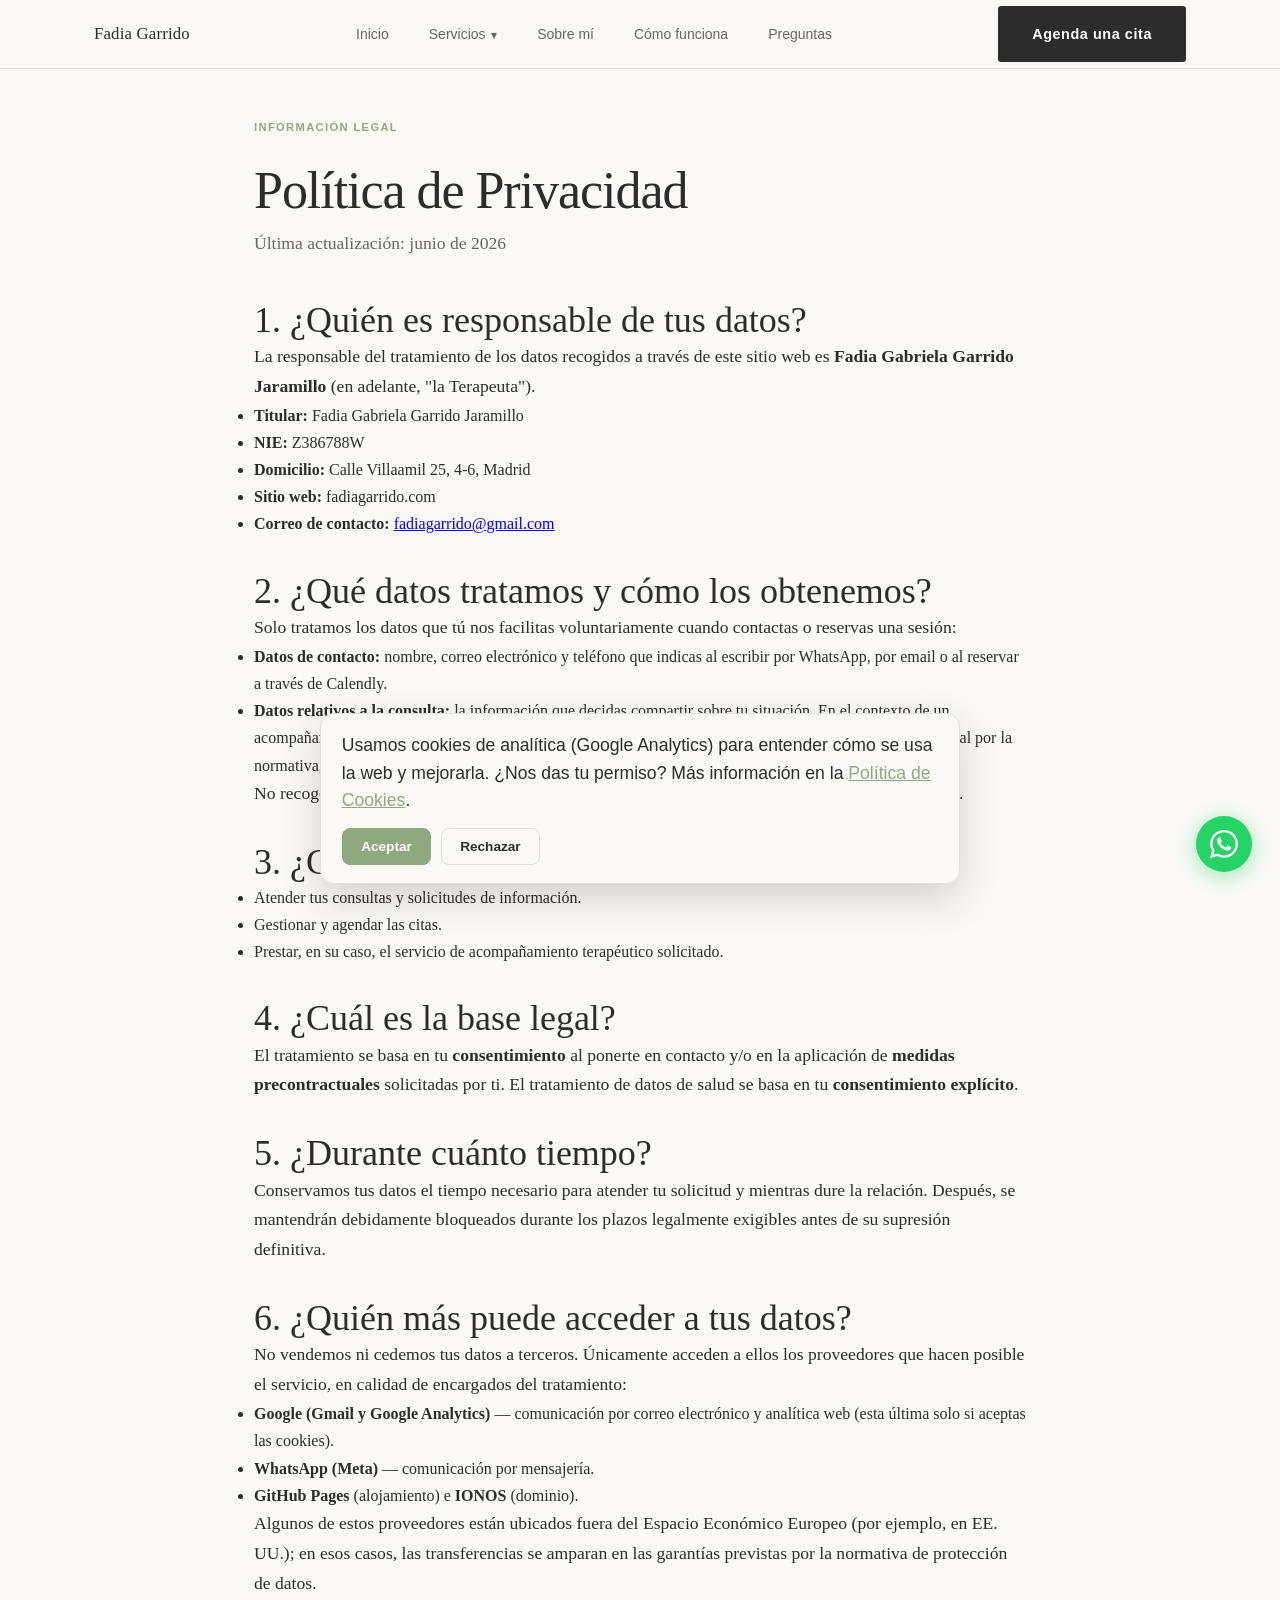
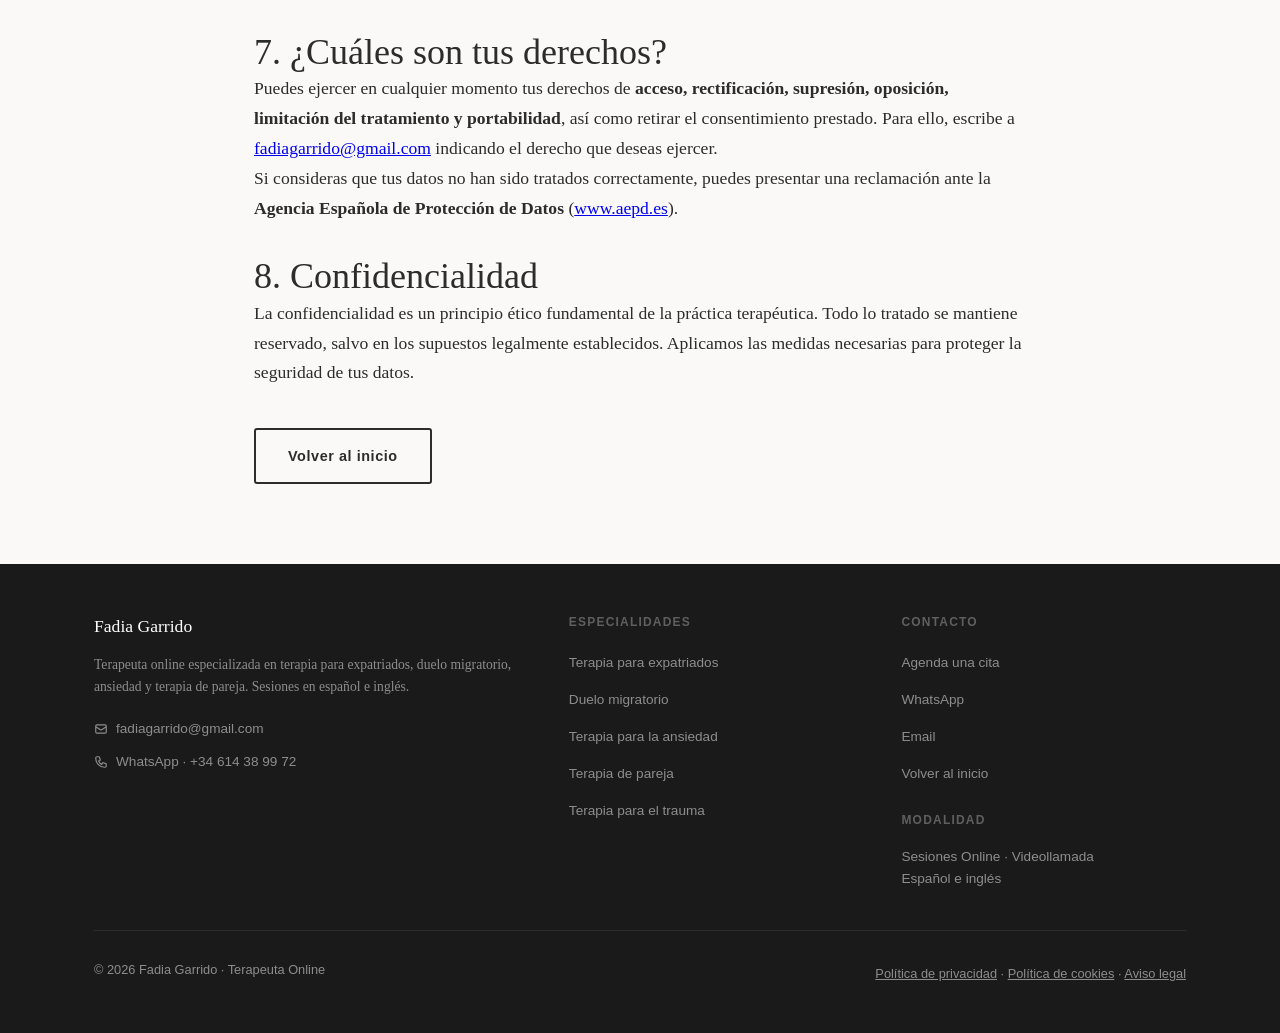
<file: privacidad.html>
<!DOCTYPE html>
<html lang="es">
<head>
  <meta charset="UTF-8" />
  <meta name="viewport" content="width=device-width, initial-scale=1.0" />
    <link rel="icon" href="/favicon.ico" sizes="any" />
<link rel="icon" type="image/png" href="/favicon.png" />
  <link rel="apple-touch-icon" href="/apple-touch-icon.png" />
  <title>Política de Privacidad · Fadia Garrido</title>
  <meta name="description" content="Política de privacidad de fadiagarrido.com: cómo se tratan tus datos personales conforme al RGPD." />
  <meta name="robots" content="noindex, follow" />
  <link rel="canonical" href="https://fadiagarrido.com/privacidad.html" />
  <link rel="stylesheet" href="/styles.css" />
</head>
<body>

  <nav role="navigation" aria-label="Navegación principal">
    <div class="nav-inner">
      <a href="/" class="nav-logo" aria-label="Inicio — Fadia Garrido">Fadia Garrido</a>
      <ul class="nav-links" id="navLinks">
        <li><a href="/">Inicio</a></li>
        <li class="nav-dropdown">
          <a href="/#servicios" class="nav-dropdown-toggle" aria-haspopup="true">Servicios <span class="nav-caret" aria-hidden="true">▾</span></a>
          <ul class="nav-submenu">
            <li><a href="/duelo-migratorio.html">Duelo migratorio e identidad</a></li>
            <li><a href="/terapia-ansiedad.html">Gestión del malestar y la ansiedad</a></li>
            <li><a href="/terapia-de-pareja.html">Vínculos y relaciones · Pareja</a></li>
            <li><a href="/terapia-trauma.html">Integración de historias de vida y trauma</a></li>
            <li><a href="/terapia-tristeza.html">Tristeza y estado de ánimo</a></li>
            <li><a href="/terapia-somatica.html">Conciencia corporal y regulación somática</a></li>
          </ul>
        </li>
        <li><a href="/#sobre-mi">Sobre mí</a></li>
        <li><a href="/#como-funciona">Cómo funciona</a></li>
        <li><a href="/#faq">Preguntas</a></li>
      </ul>
      <div class="nav-cta">
        <a href="https://wa.me/34614389972?text=Hola%20Fadia%20%F0%9F%99%82%20Me%20gustar%C3%ADa%20reservar%20la%20consulta%20gratuita%20de%2010-15%20min.%20%C2%BFQu%C3%A9%20disponibilidad%20tienes%3F" class="btn btn-primary" target="_blank" rel="noopener noreferrer">Agenda una cita</a>
      </div>
      <button class="nav-toggle" id="navToggle" aria-label="Abrir menú" aria-expanded="false" aria-controls="navLinks"><span></span><span></span><span></span></button>
    </div>
  </nav>

  <section class="section" style="padding-top:7rem;" aria-labelledby="priv-heading">
    <div class="container" style="max-width:820px;">
      <span class="tag">Información legal</span>
      <h1 id="priv-heading" style="margin:0.5rem 0 0.5rem;">Política de Privacidad</h1>
      <p class="text-muted" style="margin-bottom:2.5rem;">Última actualización: junio de 2026</p>

      <h2 style="margin-top:2rem;">1. ¿Quién es responsable de tus datos?</h2>
      <p>La responsable del tratamiento de los datos recogidos a través de este sitio web es <strong>Fadia Gabriela Garrido Jaramillo</strong> (en adelante, "la Terapeuta").</p>
      <ul>
        <li><strong>Titular:</strong> Fadia Gabriela Garrido Jaramillo</li>
        <li><strong>NIE:</strong> Z386788W</li>
        <li><strong>Domicilio:</strong> Calle Villaamil 25, 4-6, Madrid</li>
        <li><strong>Sitio web:</strong> fadiagarrido.com</li>
        <li><strong>Correo de contacto:</strong> <a href="mailto:fadiagarrido@gmail.com">fadiagarrido@gmail.com</a></li>
      </ul>

      <h2 style="margin-top:2rem;">2. ¿Qué datos tratamos y cómo los obtenemos?</h2>
      <p>Solo tratamos los datos que tú nos facilitas voluntariamente cuando contactas o reservas una sesión:</p>
      <ul>
        <li><strong>Datos de contacto:</strong> nombre, correo electrónico y teléfono que indicas al escribir por WhatsApp, por email o al reservar a través de Calendly.</li>
        <li><strong>Datos relativos a la consulta:</strong> la información que decidas compartir sobre tu situación. En el contexto de un acompañamiento terapéutico, esta información puede incluir <strong>datos de salud</strong>, considerados de categoría especial por la normativa, que solo se tratan con tu consentimiento explícito y con la máxima confidencialidad.</li>
      </ul>
      <p>No recogemos datos de personas menores de edad sin el consentimiento de quienes ejerzan su tutela.</p>

      <h2 style="margin-top:2rem;">3. ¿Con qué finalidad?</h2>
      <ul>
        <li>Atender tus consultas y solicitudes de información.</li>
        <li>Gestionar y agendar las citas.</li>
        <li>Prestar, en su caso, el servicio de acompañamiento terapéutico solicitado.</li>
      </ul>

      <h2 style="margin-top:2rem;">4. ¿Cuál es la base legal?</h2>
      <p>El tratamiento se basa en tu <strong>consentimiento</strong> al ponerte en contacto y/o en la aplicación de <strong>medidas precontractuales</strong> solicitadas por ti. El tratamiento de datos de salud se basa en tu <strong>consentimiento explícito</strong>.</p>

      <h2 style="margin-top:2rem;">5. ¿Durante cuánto tiempo?</h2>
      <p>Conservamos tus datos el tiempo necesario para atender tu solicitud y mientras dure la relación. Después, se mantendrán debidamente bloqueados durante los plazos legalmente exigibles antes de su supresión definitiva.</p>

      <h2 style="margin-top:2rem;">6. ¿Quién más puede acceder a tus datos?</h2>
      <p>No vendemos ni cedemos tus datos a terceros. Únicamente acceden a ellos los proveedores que hacen posible el servicio, en calidad de encargados del tratamiento:</p>
      <ul>
        <li><strong>Google (Gmail y Google Analytics)</strong> — comunicación por correo electrónico y analítica web (esta última solo si aceptas las cookies).</li>
        <li><strong>WhatsApp (Meta)</strong> — comunicación por mensajería.</li>
        <li><strong>GitHub Pages</strong> (alojamiento) e <strong>IONOS</strong> (dominio).</li>
      </ul>
      <p>Algunos de estos proveedores están ubicados fuera del Espacio Económico Europeo (por ejemplo, en EE. UU.); en esos casos, las transferencias se amparan en las garantías previstas por la normativa de protección de datos.</p>

      <h2 style="margin-top:2rem;">7. ¿Cuáles son tus derechos?</h2>
      <p>Puedes ejercer en cualquier momento tus derechos de <strong>acceso, rectificación, supresión, oposición, limitación del tratamiento y portabilidad</strong>, así como retirar el consentimiento prestado. Para ello, escribe a <a href="mailto:fadiagarrido@gmail.com">fadiagarrido@gmail.com</a> indicando el derecho que deseas ejercer.</p>
      <p>Si consideras que tus datos no han sido tratados correctamente, puedes presentar una reclamación ante la <strong>Agencia Española de Protección de Datos</strong> (<a href="https://www.aepd.es" target="_blank" rel="noopener noreferrer">www.aepd.es</a>).</p>

      <h2 style="margin-top:2rem;">8. Confidencialidad</h2>
      <p>La confidencialidad es un principio ético fundamental de la práctica terapéutica. Todo lo tratado se mantiene reservado, salvo en los supuestos legalmente establecidos. Aplicamos las medidas necesarias para proteger la seguridad de tus datos.</p>

      <p style="margin-top:2.5rem;"><a href="/" class="btn btn-outline">Volver al inicio</a></p>
    </div>
  </section>

  <footer role="contentinfo">
    <div class="container">
      <div class="footer-inner">
        <div>
          <p class="footer-brand-name">Fadia Garrido</p>
          <p class="footer-brand-desc">Terapeuta online especializada en terapia para expatriados, duelo migratorio, ansiedad y terapia de pareja. Sesiones en español e inglés.</p>
          <div class="footer-contact">
            <a href="mailto:fadiagarrido@gmail.com" aria-label="Enviar email"><svg width="14" height="14" fill="none" viewBox="0 0 24 24" stroke="currentColor" stroke-width="2" aria-hidden="true"><path d="M3 8l7.89 5.26a2 2 0 002.22 0L21 8M5 19h14a2 2 0 002-2V7a2 2 0 00-2-2H5a2 2 0 00-2 2v10a2 2 0 002 2z"/></svg>fadiagarrido@gmail.com</a>
            <a href="https://wa.me/34614389972" target="_blank" rel="noopener noreferrer" aria-label="WhatsApp"><svg width="14" height="14" fill="none" viewBox="0 0 24 24" stroke="currentColor" stroke-width="2" aria-hidden="true"><path d="M3 5a2 2 0 012-2h3.28a1 1 0 01.948.684l1.498 4.493a1 1 0 01-.502 1.21l-2.257 1.13a11.042 11.042 0 005.516 5.516l1.13-2.257a1 1 0 011.21-.502l4.493 1.498a1 1 0 01.684.949V19a2 2 0 01-2 2h-1C9.716 21 3 14.284 3 6V5z"/></svg>WhatsApp · +34 614 38 99 72</a>
          </div>
        </div>
        <div>
          <p class="footer-col-title">Especialidades</p>
          <ul class="footer-links">
            <li><a href="/terapia-para-expatriados.html">Terapia para expatriados</a></li>
            <li><a href="/duelo-migratorio.html">Duelo migratorio</a></li>
            <li><a href="/terapia-ansiedad.html">Terapia para la ansiedad</a></li>
            <li><a href="/terapia-de-pareja.html">Terapia de pareja</a></li>
            <li><a href="/terapia-trauma.html">Terapia para el trauma</a></li>
          </ul>
        </div>
        <div>
          <p class="footer-col-title">Contacto</p>
          <ul class="footer-links">
            <li><a href="https://wa.me/34614389972?text=Hola%20Fadia%20%F0%9F%99%82%20Me%20gustar%C3%ADa%20reservar%20la%20consulta%20gratuita%20de%2010-15%20min.%20%C2%BFQu%C3%A9%20disponibilidad%20tienes%3F" target="_blank" rel="noopener noreferrer">Agenda una cita</a></li>
            <li><a href="https://wa.me/34614389972" target="_blank" rel="noopener noreferrer">WhatsApp</a></li>
            <li><a href="mailto:fadiagarrido@gmail.com">Email</a></li>
            <li><a href="/">Volver al inicio</a></li>
          </ul>
          <p class="footer-col-title" style="margin-top:1.5rem;">Modalidad</p>
          <p style="font-family:Arial,sans-serif; font-size:0.85rem; line-height:1.6;">Sesiones Online · Videollamada<br>Español e inglés</p>
        </div>
      </div>
      <div class="footer-bottom">
        <p>© 2026 Fadia Garrido · Terapeuta Online</p>
        <p style="margin-top:0.5rem;"><a href="/privacidad.html" style="color:inherit;">Política de privacidad</a> · <a href="/cookies.html" style="color:inherit;">Política de cookies</a> · <a href="/aviso-legal.html" style="color:inherit;">Aviso legal</a></p>
      </div>
    </div>
  </footer>

  <a href="https://wa.me/34614389972?text=Hola%20Fadia%20%F0%9F%99%82%20Me%20gustar%C3%ADa%20reservar%20la%20consulta%20gratuita%20de%2010-15%20min.%20%C2%BFQu%C3%A9%20disponibilidad%20tienes%3F" class="whatsapp-float" target="_blank" rel="noopener noreferrer" aria-label="Contactar por WhatsApp">
    <svg viewBox="0 0 24 24" xmlns="http://www.w3.org/2000/svg" aria-hidden="true"><path d="M17.472 14.382c-.297-.149-1.758-.867-2.03-.967-.273-.099-.471-.148-.67.15-.197.297-.767.966-.94 1.164-.173.199-.347.223-.644.075-.297-.15-1.255-.463-2.39-1.475-.883-.788-1.48-1.761-1.653-2.059-.173-.297-.018-.458.13-.606.134-.133.298-.347.446-.52.149-.174.198-.298.298-.497.099-.198.05-.371-.025-.52-.075-.149-.669-1.612-.916-2.207-.242-.579-.487-.5-.669-.51-.173-.008-.371-.01-.57-.01-.198 0-.52.074-.792.372-.272.297-1.04 1.016-1.04 2.479 0 1.462 1.065 2.875 1.213 3.074.149.198 2.096 3.2 5.077 4.487.709.306 1.262.489 1.694.625.712.227 1.36.195 1.871.118.571-.085 1.758-.719 2.006-1.413.248-.694.248-1.289.173-1.413-.074-.124-.272-.198-.57-.347m-5.421 7.403h-.004a9.87 9.87 0 01-5.031-1.378l-.361-.214-3.741.982.998-3.648-.235-.374a9.86 9.86 0 01-1.51-5.26c.001-5.45 4.436-9.884 9.888-9.884 2.64 0 5.122 1.03 6.988 2.898a9.825 9.825 0 012.893 6.994c-.003 5.45-4.437 9.884-9.885 9.884m8.413-18.297A11.815 11.815 0 0012.05 0C5.495 0 .16 5.335.157 11.892c0 2.096.547 4.142 1.588 5.945L.057 24l6.305-1.654a11.882 11.882 0 005.683 1.448h.005c6.554 0 11.89-5.335 11.893-11.893a11.821 11.821 0 00-3.48-8.413z"/></svg>
  </a>

  <script>
    const toggle = document.getElementById('navToggle');
    const navLinks = document.getElementById('navLinks');
    toggle.addEventListener('click', () => { const open = navLinks.classList.toggle('open'); toggle.setAttribute('aria-expanded', open); });
    navLinks.querySelectorAll('a:not(.nav-dropdown-toggle)').forEach(a => { a.addEventListener('click', () => { navLinks.classList.remove('open'); toggle.setAttribute('aria-expanded', false); }); });
    const dropToggle = document.querySelector('.nav-dropdown-toggle');
    const dropdown = document.querySelector('.nav-dropdown');
    if (dropToggle && dropdown) { dropToggle.addEventListener('click', (e) => { e.preventDefault(); if (window.matchMedia('(max-width: 768px)').matches) { dropdown.classList.toggle('open'); } }); }
  </script>
  <script src="/analytics.js" defer></script>
</body>
</html>
</file>
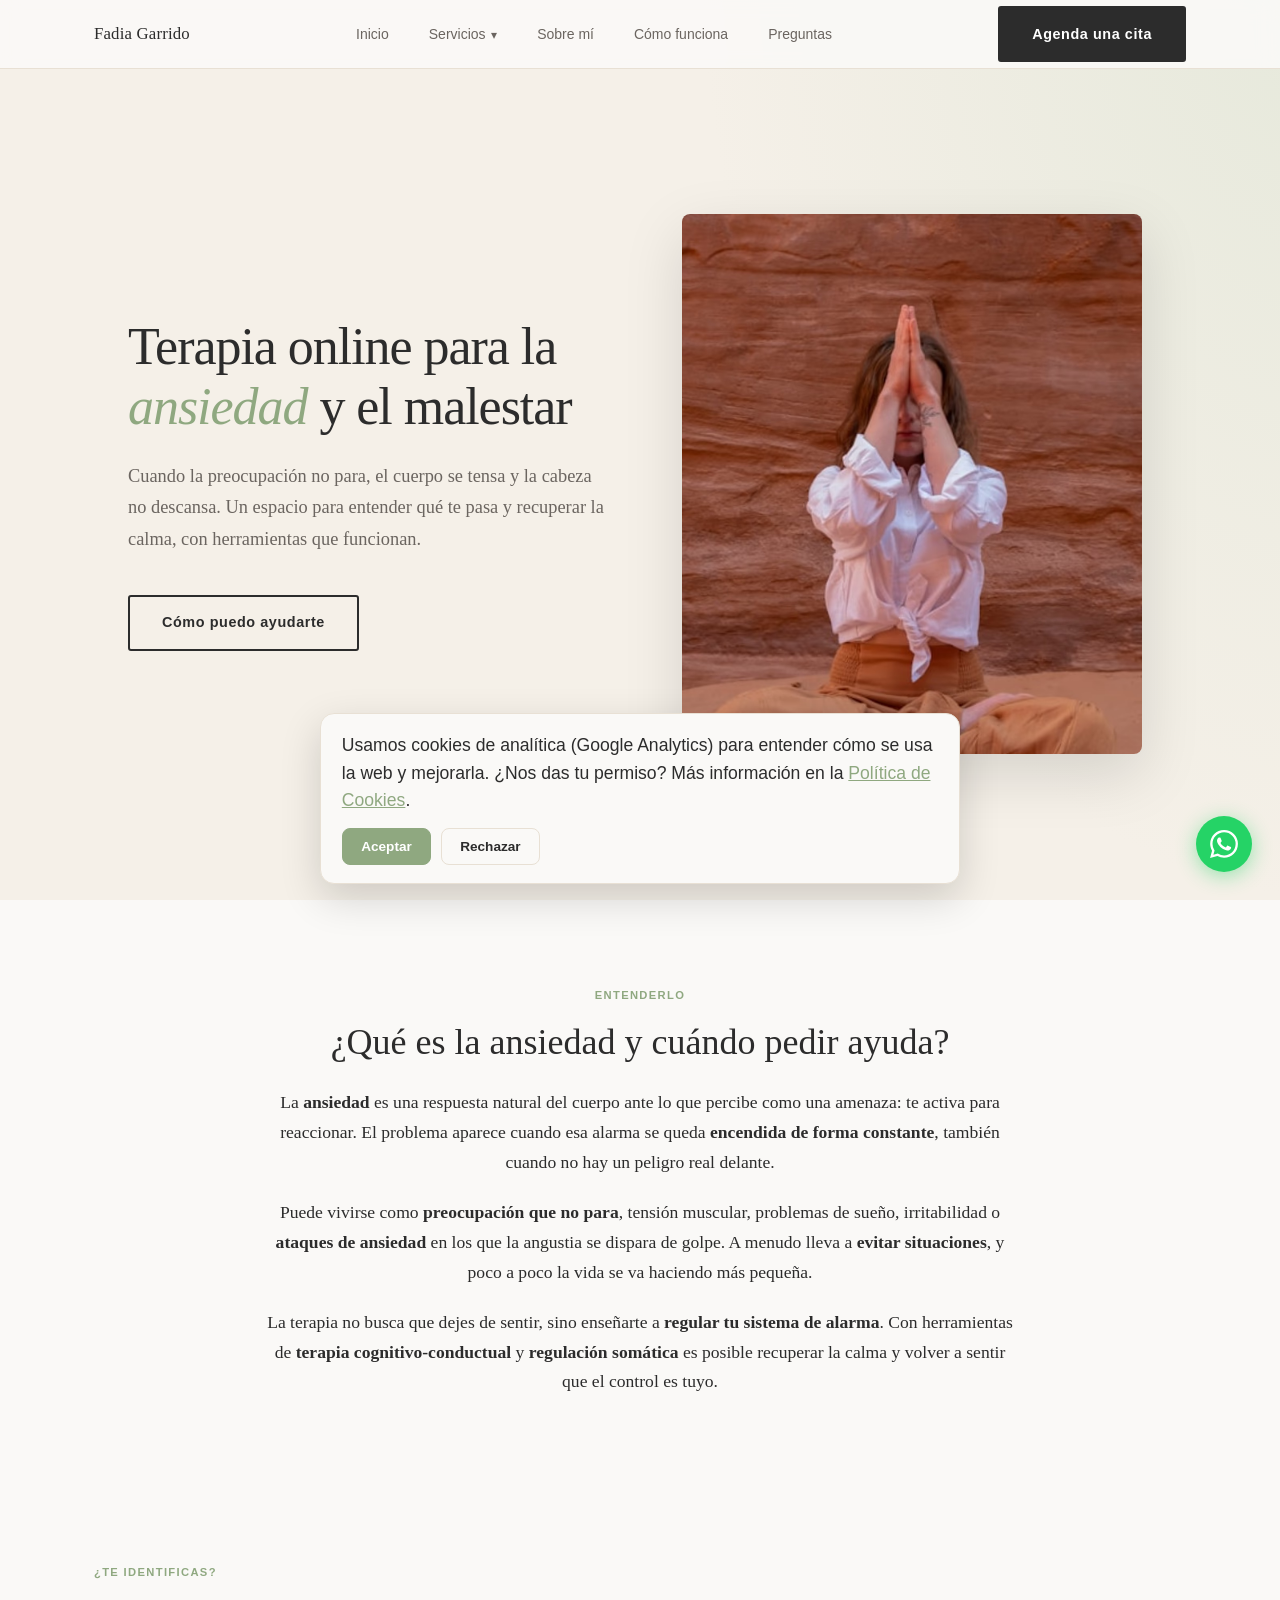
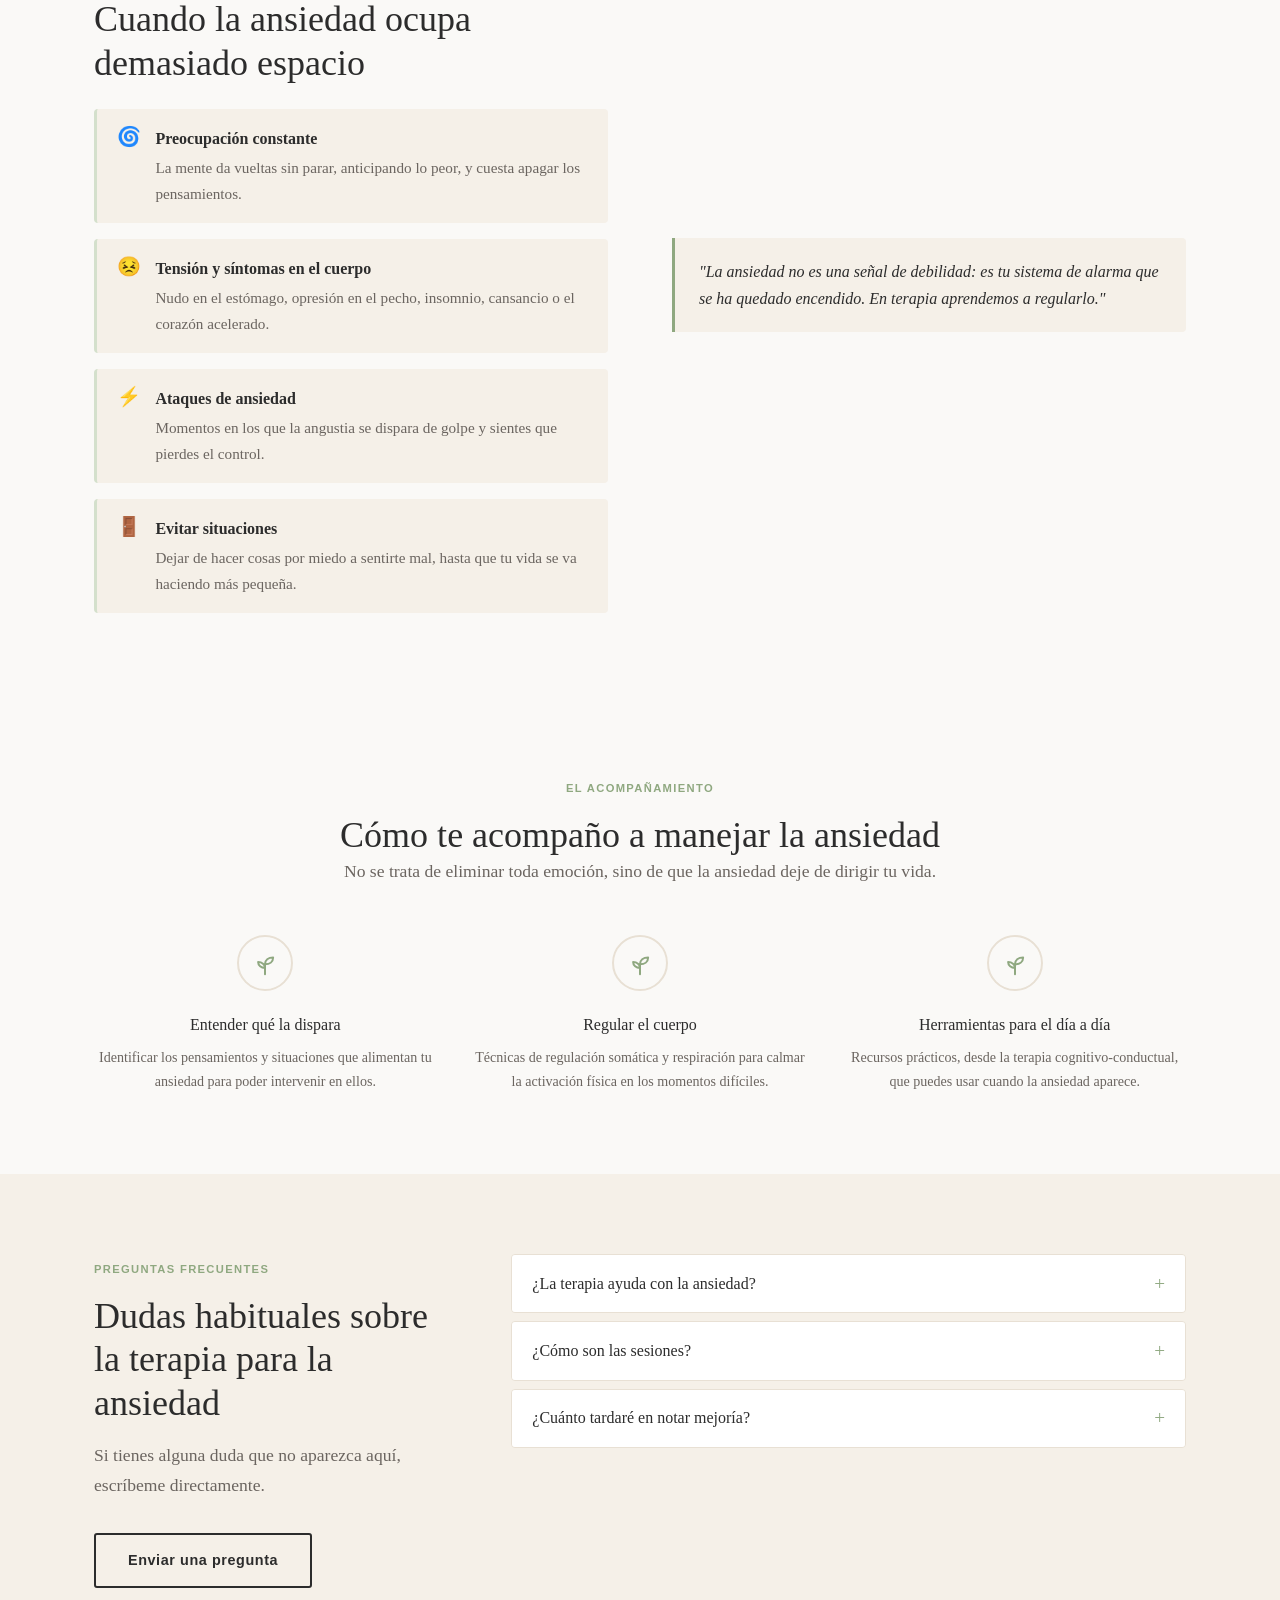
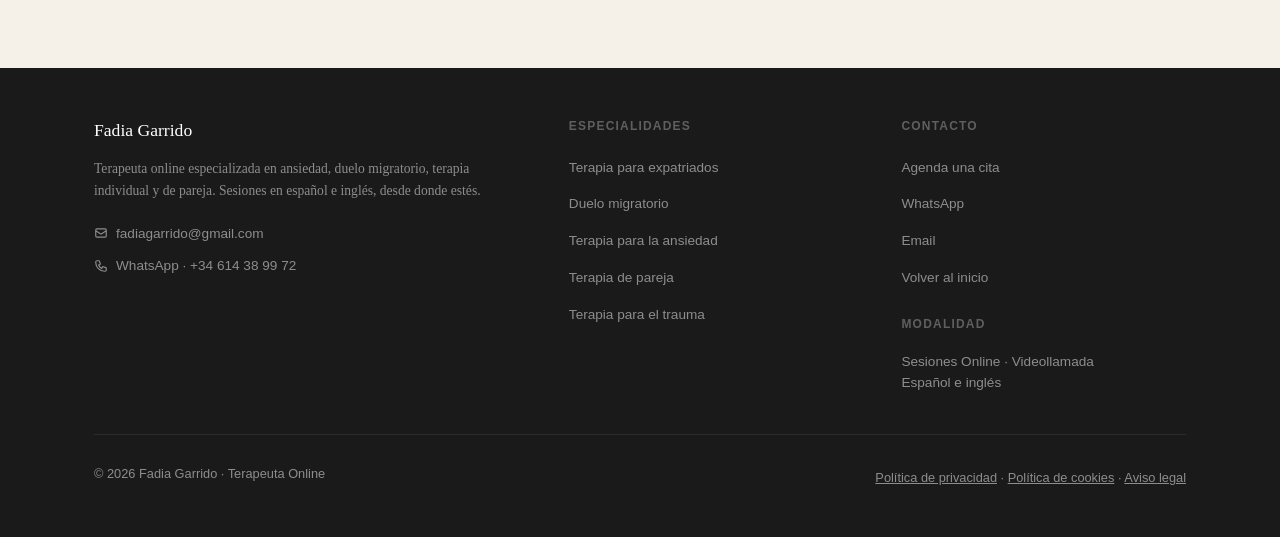
<file: terapia-ansiedad.html>
<!DOCTYPE html>
<html lang="es">
<head>
  <meta charset="UTF-8" />
  <meta name="viewport" content="width=device-width, initial-scale=1.0" />
    <link rel="icon" href="/favicon.ico" sizes="any" />
<link rel="icon" type="image/png" href="/favicon.png" />
  <link rel="apple-touch-icon" href="/apple-touch-icon.png" />

  <title>Terapia para la Ansiedad Online | En Español e Inglés · Fadia Garrido</title>
  <meta name="description" content="Terapia online para la ansiedad y el malestar, en español e inglés. Aprende a gestionar la preocupación constante, la tensión y los ataques de ansiedad con una terapeuta." />
  <meta name="keywords" content="terapia para la ansiedad online, terapia ansiedad, ayuda con la ansiedad, gestionar la ansiedad, terapeuta ansiedad online, ataques de ansiedad terapia, fadia garrido" />
  <link rel="canonical" href="https://fadiagarrido.com/terapia-ansiedad.html" />
  <meta name="robots" content="index, follow" />

  <meta property="og:type" content="website" />
  <meta property="og:title" content="Terapia para la Ansiedad Online | Fadia Garrido" />
  <meta property="og:description" content="Terapia online en español e inglés para la ansiedad y el malestar. Herramientas para gestionar la preocupación y la tensión." />
  <meta property="og:url" content="https://fadiagarrido.com/terapia-ansiedad.html" />
  <meta property="og:locale" content="es_ES" />
  <meta property="og:image" content="https://fadiagarrido.com/foto%20fadia.jpg" />
  <meta property="og:image:alt" content="Fadia Garrido, terapeuta online para la ansiedad" />

  <meta name="twitter:card" content="summary_large_image" />
  <meta name="twitter:title" content="Terapia para la Ansiedad Online | Fadia Garrido" />
  <meta name="twitter:description" content="Terapia online en español e inglés para la ansiedad y el malestar." />
  <meta name="twitter:image" content="https://fadiagarrido.com/foto%20fadia.jpg" />
  <meta name="twitter:image:alt" content="Fadia Garrido, terapeuta online para la ansiedad" />

  <link rel="preload" as="image" href="conciencia%20corporal.avif" type="image/avif" />
  <link rel="stylesheet" href="/styles.css" />

  <script type="application/ld+json">
  {
    "@context": "https://schema.org",
    "@type": "Service",
    "name": "Terapia para la Ansiedad Online",
    "serviceType": "Terapia y acompañamiento para la ansiedad",
    "description": "Terapia online en español e inglés para la ansiedad, la preocupación constante, la tensión y los ataques de ansiedad.",
    "url": "https://fadiagarrido.com/terapia-ansiedad.html",
    "areaServed": ["España", "Europa", "Internacional"],
    "availableLanguage": ["es", "en"],
    "provider": {"@type": "Person", "name": "Fadia Garrido", "jobTitle": "Terapeuta", "url": "https://fadiagarrido.com", "telephone": "+34614389972", "email": "fadiagarrido@gmail.com"}
  }
  </script>
  <script type="application/ld+json">
  {
    "@context": "https://schema.org",
    "@type": "BreadcrumbList",
    "itemListElement": [
      {"@type": "ListItem", "position": 1, "name": "Inicio", "item": "https://fadiagarrido.com/"},
      {"@type": "ListItem", "position": 2, "name": "Terapia para la ansiedad", "item": "https://fadiagarrido.com/terapia-ansiedad.html"}
    ]
  }
  </script>
  <script type="application/ld+json">
  {
    "@context": "https://schema.org",
    "@type": "FAQPage",
    "mainEntity": [
      {"@type": "Question", "name": "¿La terapia ayuda con la ansiedad?", "acceptedAnswer": {"@type": "Answer", "text": "Sí. La terapia te ayuda a entender qué dispara tu ansiedad y te da herramientas concretas para regular la preocupación, la tensión física y los pensamientos que la alimentan, para que recuperes la sensación de control."}},
      {"@type": "Question", "name": "¿Cómo son las sesiones?", "acceptedAnswer": {"@type": "Answer", "text": "Son online, por videollamada, en español o en inglés. Combino terapia cognitivo-conductual y regulación somática, adaptando cada proceso a lo que tú necesitas."}},
      {"@type": "Question", "name": "¿Cuánto tardaré en notar mejoría?", "acceptedAnswer": {"@type": "Answer", "text": "Cada proceso es distinto, pero muchas personas empiezan a notar alivio en las primeras semanas al aprender a manejar los momentos de mayor tensión. El objetivo es que cada vez me necesites menos."}}
    ]
  }
  </script>
</head>
<body>

  <nav role="navigation" aria-label="Navegación principal">
    <div class="nav-inner">
      <a href="/" class="nav-logo" aria-label="Inicio — Fadia Garrido">Fadia Garrido</a>
      <ul class="nav-links" id="navLinks">
        <li><a href="/">Inicio</a></li>
        <li class="nav-dropdown">
          <a href="/#servicios" class="nav-dropdown-toggle" aria-haspopup="true">Servicios <span class="nav-caret" aria-hidden="true">▾</span></a>
          <ul class="nav-submenu">
            <li><a href="/duelo-migratorio.html">Duelo migratorio e identidad</a></li>
            <li><a href="/terapia-ansiedad.html">Gestión del malestar y la ansiedad</a></li>
            <li><a href="/terapia-de-pareja.html">Vínculos y relaciones · Pareja</a></li>
            <li><a href="/terapia-trauma.html">Integración de historias de vida y trauma</a></li>
            <li><a href="/terapia-tristeza.html">Tristeza y estado de ánimo</a></li>
            <li><a href="/terapia-somatica.html">Conciencia corporal y regulación somática</a></li>
          </ul>
        </li>
        <li><a href="/#sobre-mi">Sobre mí</a></li>
        <li><a href="/#como-funciona">Cómo funciona</a></li>
        <li><a href="/#faq">Preguntas</a></li>
      </ul>
      <div class="nav-cta">
        <a href="https://wa.me/34614389972?text=Hola%20Fadia%20%F0%9F%99%82%20Me%20gustar%C3%ADa%20reservar%20la%20consulta%20gratuita%20de%2010-15%20min.%20%C2%BFQu%C3%A9%20disponibilidad%20tienes%3F" class="btn btn-primary" target="_blank" rel="noopener noreferrer">Agenda una cita</a>
      </div>
      <button class="nav-toggle" id="navToggle" aria-label="Abrir menú" aria-expanded="false" aria-controls="navLinks"><span></span><span></span><span></span></button>
    </div>
  </nav>

  <section id="hero" aria-labelledby="hero-heading">
    <div class="container">
      <div class="hero-inner">
        <div class="hero-text">
          <h1 id="hero-heading" class="hero-title">
            Terapia online para la<br><em>ansiedad</em> y el malestar
          </h1>
          <p class="hero-subtitle">
            Cuando la preocupación no para, el cuerpo se tensa y la cabeza no descansa. Un espacio para entender qué te pasa y recuperar la calma, con herramientas que funcionan.
          </p>
          <div class="hero-actions">
            <a href="#como-ayuda" class="btn btn-outline">Cómo puedo ayudarte</a>
          </div>
        </div>
        <div class="hero-visual">
          <div class="hero-photo-wrap">
            <img src="conciencia%20corporal.avif" alt="Terapia online para la ansiedad y el malestar" width="1024" height="675" fetchpriority="high" />
          </div>
        </div>
      </div>
    </div>
  </section>

  <section id="que-es" class="section" aria-labelledby="quees-heading">
    <div class="container">
      <div style="max-width:760px; margin:0 auto; text-align:center;" data-fade>
        <span class="tag">Entenderlo</span>
        <h2 id="quees-heading">¿Qué es la ansiedad y cuándo pedir ayuda?</h2>
        <p style="margin-top:1.5rem;">La <span class="kw">ansiedad</span> es una respuesta natural del cuerpo ante lo que percibe como una amenaza: te activa para reaccionar. El problema aparece cuando esa alarma se queda <span class="kw">encendida de forma constante</span>, también cuando no hay un peligro real delante.</p>
        <p style="margin-top:1.25rem;">Puede vivirse como <span class="kw">preocupación que no para</span>, tensión muscular, problemas de sueño, irritabilidad o <span class="kw">ataques de ansiedad</span> en los que la angustia se dispara de golpe. A menudo lleva a <span class="kw">evitar situaciones</span>, y poco a poco la vida se va haciendo más pequeña.</p>
        <p style="margin-top:1.25rem;">La terapia no busca que dejes de sentir, sino enseñarte a <span class="kw">regular tu sistema de alarma</span>. Con herramientas de <span class="kw">terapia cognitivo-conductual</span> y <span class="kw">regulación somática</span> es posible recuperar la calma y volver a sentir que el control es tuyo.</p>
      </div>
    </div>
  </section>

  <section id="senales" class="section" aria-labelledby="senales-heading">
    <div class="container">
      <div class="problema-grid">
        <div>
          <span class="tag">¿Te identificas?</span>
          <h2 id="senales-heading">Cuando la ansiedad ocupa demasiado espacio</h2>
          <ul class="problema-list" role="list">
            <li class="problema-item"><span class="problema-item-icon" aria-hidden="true">🌀</span><div><strong>Preocupación constante</strong><p>La mente da vueltas sin parar, anticipando lo peor, y cuesta apagar los pensamientos.</p></div></li>
            <li class="problema-item"><span class="problema-item-icon" aria-hidden="true">😣</span><div><strong>Tensión y síntomas en el cuerpo</strong><p>Nudo en el estómago, opresión en el pecho, insomnio, cansancio o el corazón acelerado.</p></div></li>
            <li class="problema-item"><span class="problema-item-icon" aria-hidden="true">⚡</span><div><strong>Ataques de ansiedad</strong><p>Momentos en los que la angustia se dispara de golpe y sientes que pierdes el control.</p></div></li>
            <li class="problema-item"><span class="problema-item-icon" aria-hidden="true">🚪</span><div><strong>Evitar situaciones</strong><p>Dejar de hacer cosas por miedo a sentirte mal, hasta que tu vida se va haciendo más pequeña.</p></div></li>
          </ul>
        </div>
        <div class="sobre-quote" style="align-self:center;">"La ansiedad no es una señal de debilidad: es tu sistema de alarma que se ha quedado encendido. En terapia aprendemos a regularlo."</div>
      </div>
    </div>
  </section>

  <section id="como-ayuda" class="section" aria-labelledby="ayuda-heading">
    <div class="container">
      <div style="text-align:center; max-width:620px; margin:0 auto 3rem;" data-fade>
        <span class="tag">El acompañamiento</span>
        <h2 id="ayuda-heading">Cómo te acompaño a manejar la ansiedad</h2>
        <p class="text-muted">No se trata de eliminar toda emoción, sino de que la ansiedad deje de dirigir tu vida.</p>
      </div>
      <div class="pasos-grid pasos-3">
        <div class="paso" data-fade data-fade-delay="1">
          <div class="paso-num" aria-hidden="true"><svg viewBox="0 0 24 24" fill="none" stroke="currentColor" stroke-width="1.6" stroke-linecap="round" stroke-linejoin="round" aria-hidden="true"><path d="M12 21v-8"/><path d="M12 13c0-3.3 2.7-5.5 6.5-5.5C18.5 10.8 15.8 13 12 13z"/><path d="M12 16c0-2.8-2.4-4.8-5.5-4.8C6.5 14 8.9 16 12 16z"/></svg></div>
          <h3>Entender qué la dispara</h3>
          <p>Identificar los pensamientos y situaciones que alimentan tu ansiedad para poder intervenir en ellos.</p>
        </div>
        <div class="paso" data-fade data-fade-delay="2">
          <div class="paso-num" aria-hidden="true"><svg viewBox="0 0 24 24" fill="none" stroke="currentColor" stroke-width="1.6" stroke-linecap="round" stroke-linejoin="round" aria-hidden="true"><path d="M12 21v-8"/><path d="M12 13c0-3.3 2.7-5.5 6.5-5.5C18.5 10.8 15.8 13 12 13z"/><path d="M12 16c0-2.8-2.4-4.8-5.5-4.8C6.5 14 8.9 16 12 16z"/></svg></div>
          <h3>Regular el cuerpo</h3>
          <p>Técnicas de regulación somática y respiración para calmar la activación física en los momentos difíciles.</p>
        </div>
        <div class="paso" data-fade data-fade-delay="3">
          <div class="paso-num" aria-hidden="true"><svg viewBox="0 0 24 24" fill="none" stroke="currentColor" stroke-width="1.6" stroke-linecap="round" stroke-linejoin="round" aria-hidden="true"><path d="M12 21v-8"/><path d="M12 13c0-3.3 2.7-5.5 6.5-5.5C18.5 10.8 15.8 13 12 13z"/><path d="M12 16c0-2.8-2.4-4.8-5.5-4.8C6.5 14 8.9 16 12 16z"/></svg></div>
          <h3>Herramientas para el día a día</h3>
          <p>Recursos prácticos, desde la terapia cognitivo-conductual, que puedes usar cuando la ansiedad aparece.</p>
        </div>
      </div>
    </div>
  </section>

  <section id="faq" class="section" aria-labelledby="faq-heading">
    <div class="container">
      <div class="faq-layout">
        <div data-fade>
          <span class="tag">Preguntas frecuentes</span>
          <h2 id="faq-heading">Dudas habituales sobre la terapia para la ansiedad</h2>
          <p class="text-muted" style="margin-top:1rem; margin-bottom:2rem;">Si tienes alguna duda que no aparezca aquí, escríbeme directamente.</p>
          <a href="https://wa.me/34614389972" class="btn btn-outline faq-sidebar-btn" target="_blank" rel="noopener noreferrer">Enviar una pregunta</a>
        </div>
        <div class="faq-list" data-fade data-fade-delay="2">
          <div class="faq-item"><button class="faq-question" aria-expanded="false" aria-controls="afaq1">¿La terapia ayuda con la ansiedad?<span class="faq-icon" aria-hidden="true">+</span></button><div class="faq-answer" id="afaq1" role="region">Sí. La terapia te ayuda a entender qué dispara tu ansiedad y te da herramientas concretas para regular la preocupación, la tensión física y los pensamientos que la alimentan, para que recuperes la sensación de control.</div></div>
          <div class="faq-item"><button class="faq-question" aria-expanded="false" aria-controls="afaq2">¿Cómo son las sesiones?<span class="faq-icon" aria-hidden="true">+</span></button><div class="faq-answer" id="afaq2" role="region">Son online, por videollamada, en español o en inglés. Combino terapia cognitivo-conductual y regulación somática, adaptando cada proceso a lo que tú necesitas.</div></div>
          <div class="faq-item"><button class="faq-question" aria-expanded="false" aria-controls="afaq3">¿Cuánto tardaré en notar mejoría?<span class="faq-icon" aria-hidden="true">+</span></button><div class="faq-answer" id="afaq3" role="region">Cada proceso es distinto, pero muchas personas empiezan a notar alivio en las primeras semanas al aprender a manejar los momentos de mayor tensión. El objetivo es que cada vez me necesites menos.</div></div>
        </div>
      </div>
    </div>
  </section>

  <footer role="contentinfo">
    <div class="container">
      <div class="footer-inner">
        <div>
          <p class="footer-brand-name">Fadia Garrido</p>
          <p class="footer-brand-desc">Terapeuta online especializada en ansiedad, duelo migratorio, terapia individual y de pareja. Sesiones en español e inglés, desde donde estés.</p>
          <div class="footer-contact">
            <a href="mailto:fadiagarrido@gmail.com" aria-label="Enviar email"><svg width="14" height="14" fill="none" viewBox="0 0 24 24" stroke="currentColor" stroke-width="2" aria-hidden="true"><path d="M3 8l7.89 5.26a2 2 0 002.22 0L21 8M5 19h14a2 2 0 002-2V7a2 2 0 00-2-2H5a2 2 0 00-2 2v10a2 2 0 002 2z"/></svg>fadiagarrido@gmail.com</a>
            <a href="https://wa.me/34614389972" target="_blank" rel="noopener noreferrer" aria-label="WhatsApp"><svg width="14" height="14" fill="none" viewBox="0 0 24 24" stroke="currentColor" stroke-width="2" aria-hidden="true"><path d="M3 5a2 2 0 012-2h3.28a1 1 0 01.948.684l1.498 4.493a1 1 0 01-.502 1.21l-2.257 1.13a11.042 11.042 0 005.516 5.516l1.13-2.257a1 1 0 011.21-.502l4.493 1.498a1 1 0 01.684.949V19a2 2 0 01-2 2h-1C9.716 21 3 14.284 3 6V5z"/></svg>WhatsApp · +34 614 38 99 72</a>
          </div>
        </div>
        <div>
          <p class="footer-col-title">Especialidades</p>
          <ul class="footer-links">
            <li><a href="/terapia-para-expatriados.html">Terapia para expatriados</a></li>
            <li><a href="/duelo-migratorio.html">Duelo migratorio</a></li>
            <li><a href="/terapia-ansiedad.html">Terapia para la ansiedad</a></li>
            <li><a href="/terapia-de-pareja.html">Terapia de pareja</a></li>
            <li><a href="/terapia-trauma.html">Terapia para el trauma</a></li>
          </ul>
        </div>
        <div>
          <p class="footer-col-title">Contacto</p>
          <ul class="footer-links">
            <li><a href="https://wa.me/34614389972?text=Hola%20Fadia%20%F0%9F%99%82%20Me%20gustar%C3%ADa%20reservar%20la%20consulta%20gratuita%20de%2010-15%20min.%20%C2%BFQu%C3%A9%20disponibilidad%20tienes%3F" target="_blank" rel="noopener noreferrer">Agenda una cita</a></li>
            <li><a href="https://wa.me/34614389972" target="_blank" rel="noopener noreferrer">WhatsApp</a></li>
            <li><a href="mailto:fadiagarrido@gmail.com">Email</a></li>
            <li><a href="/">Volver al inicio</a></li>
          </ul>
          <p class="footer-col-title" style="margin-top:1.5rem;">Modalidad</p>
          <p style="font-family:Arial,sans-serif; font-size:0.85rem; line-height:1.6;">Sesiones Online · Videollamada<br>Español e inglés</p>
        </div>
      </div>
      <div class="footer-bottom"><p>© 2026 Fadia Garrido · Terapeuta Online</p>
        <p style="margin-top:0.5rem;"><a href="/privacidad.html" style="color:inherit;">Política de privacidad</a> · <a href="/cookies.html" style="color:inherit;">Política de cookies</a> · <a href="/aviso-legal.html" style="color:inherit;">Aviso legal</a></p></div>
    </div>
  </footer>

  <a href="https://wa.me/34614389972?text=Hola%20Fadia%20%F0%9F%99%82%20Me%20gustar%C3%ADa%20reservar%20la%20consulta%20gratuita%20de%2010-15%20min.%20%C2%BFQu%C3%A9%20disponibilidad%20tienes%3F" class="whatsapp-float" target="_blank" rel="noopener noreferrer" aria-label="Contactar por WhatsApp">
    <svg viewBox="0 0 24 24" xmlns="http://www.w3.org/2000/svg" aria-hidden="true"><path d="M17.472 14.382c-.297-.149-1.758-.867-2.03-.967-.273-.099-.471-.148-.67.15-.197.297-.767.966-.94 1.164-.173.199-.347.223-.644.075-.297-.15-1.255-.463-2.39-1.475-.883-.788-1.48-1.761-1.653-2.059-.173-.297-.018-.458.13-.606.134-.133.298-.347.446-.52.149-.174.198-.298.298-.497.099-.198.05-.371-.025-.52-.075-.149-.669-1.612-.916-2.207-.242-.579-.487-.5-.669-.51-.173-.008-.371-.01-.57-.01-.198 0-.52.074-.792.372-.272.297-1.04 1.016-1.04 2.479 0 1.462 1.065 2.875 1.213 3.074.149.198 2.096 3.2 5.077 4.487.709.306 1.262.489 1.694.625.712.227 1.36.195 1.871.118.571-.085 1.758-.719 2.006-1.413.248-.694.248-1.289.173-1.413-.074-.124-.272-.198-.57-.347m-5.421 7.403h-.004a9.87 9.87 0 01-5.031-1.378l-.361-.214-3.741.982.998-3.648-.235-.374a9.86 9.86 0 01-1.51-5.26c.001-5.45 4.436-9.884 9.888-9.884 2.64 0 5.122 1.03 6.988 2.898a9.825 9.825 0 012.893 6.994c-.003 5.45-4.437 9.884-9.885 9.884m8.413-18.297A11.815 11.815 0 0012.05 0C5.495 0 .16 5.335.157 11.892c0 2.096.547 4.142 1.588 5.945L.057 24l6.305-1.654a11.882 11.882 0 005.683 1.448h.005c6.554 0 11.89-5.335 11.893-11.893a11.821 11.821 0 00-3.48-8.413z"/></svg>
  </a>

  <script>
    const toggle = document.getElementById('navToggle');
    const navLinks = document.getElementById('navLinks');
    toggle.addEventListener('click', () => { const open = navLinks.classList.toggle('open'); toggle.setAttribute('aria-expanded', open); });
    navLinks.querySelectorAll('a:not(.nav-dropdown-toggle)').forEach(a => { a.addEventListener('click', () => { navLinks.classList.remove('open'); toggle.setAttribute('aria-expanded', false); }); });
    const dropToggle = document.querySelector('.nav-dropdown-toggle');
    const dropdown = document.querySelector('.nav-dropdown');
    if (dropToggle && dropdown) { dropToggle.addEventListener('click', (e) => { e.preventDefault(); if (window.matchMedia('(max-width: 768px)').matches) { dropdown.classList.toggle('open'); } }); }
    document.querySelectorAll('.faq-question').forEach(btn => {
      btn.addEventListener('click', () => {
        const expanded = btn.getAttribute('aria-expanded') === 'true';
        document.querySelectorAll('.faq-question').forEach(b => { b.setAttribute('aria-expanded', 'false'); document.getElementById(b.getAttribute('aria-controls')).classList.remove('open'); });
        if (!expanded) { btn.setAttribute('aria-expanded', 'true'); document.getElementById(btn.getAttribute('aria-controls')).classList.add('open'); }
      });
    });
    const observer = new IntersectionObserver((entries) => { entries.forEach(e => { if (e.isIntersecting) { e.target.classList.add('visible'); observer.unobserve(e.target); } }); }, { threshold: 0.12 });
    document.querySelectorAll('[data-fade]').forEach(el => observer.observe(el));
  </script>
  <script src="/analytics.js" defer></script>
</body>
</html>
</file>
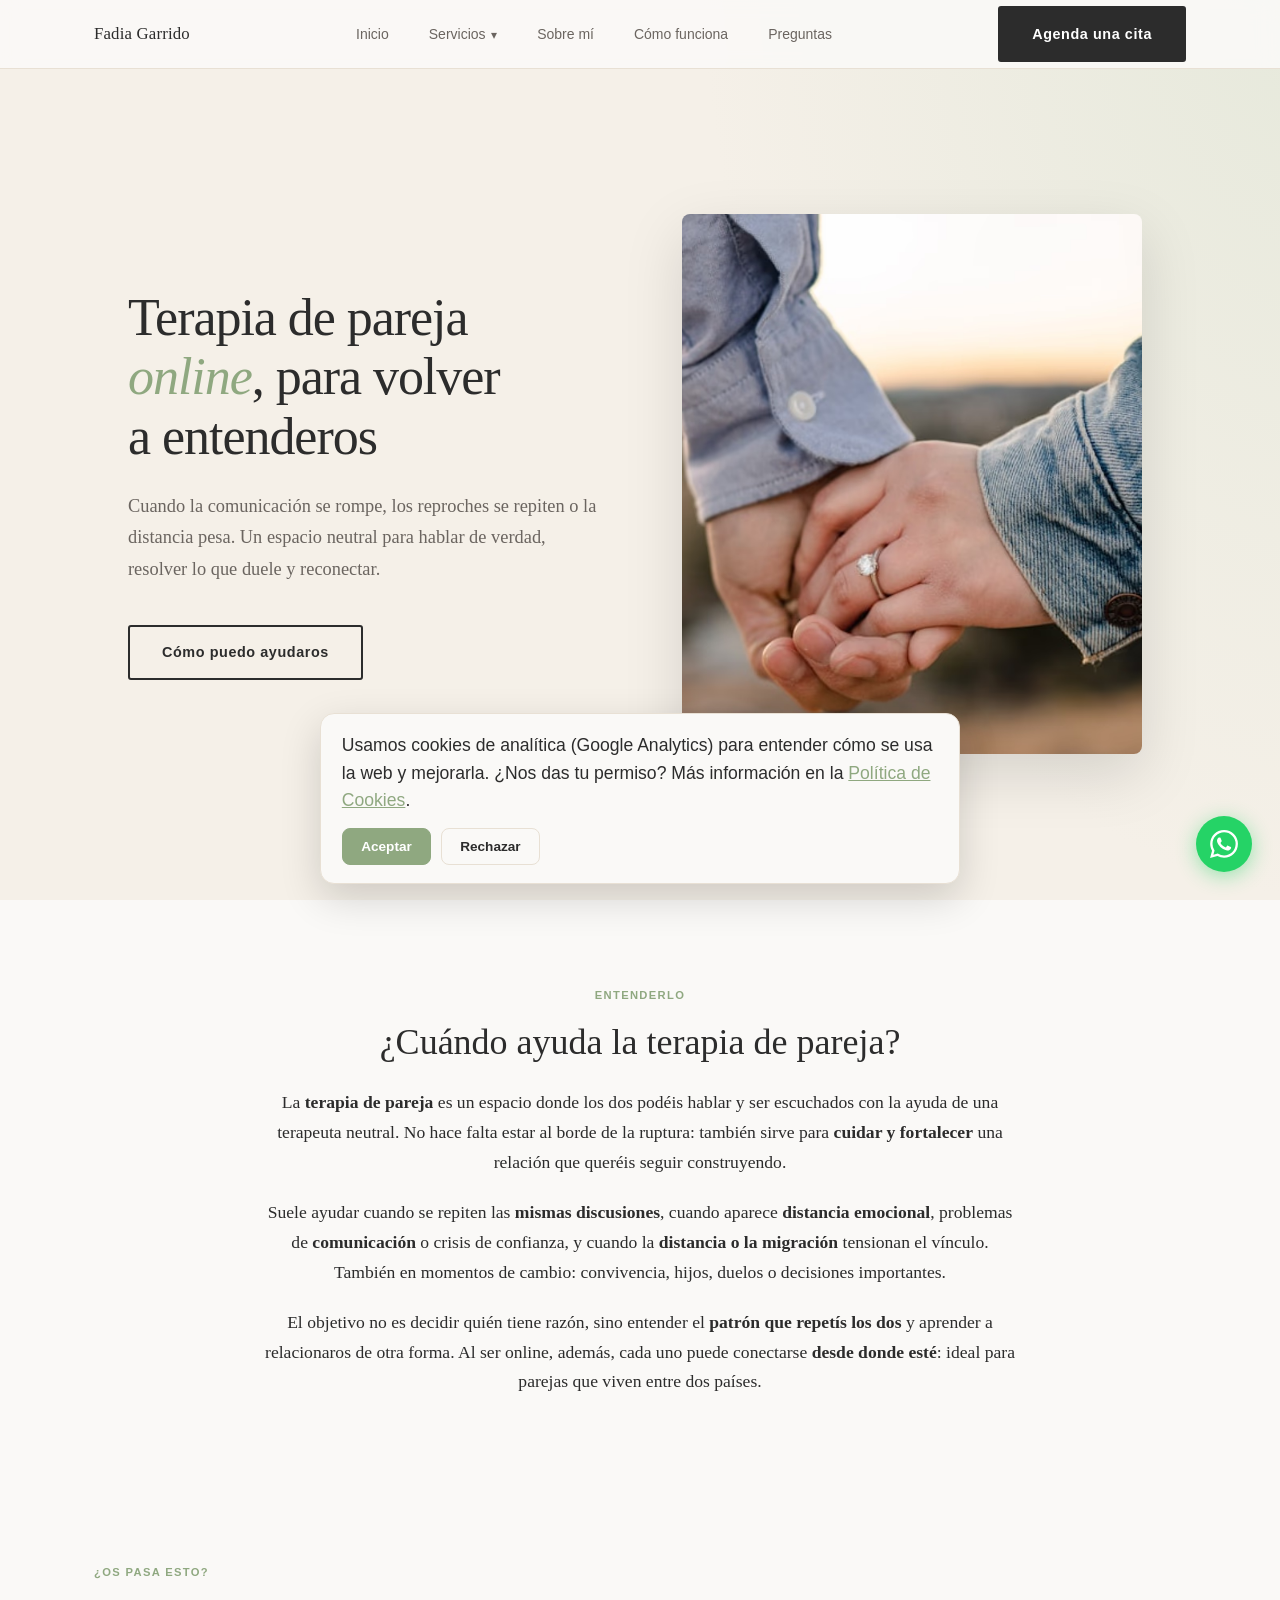
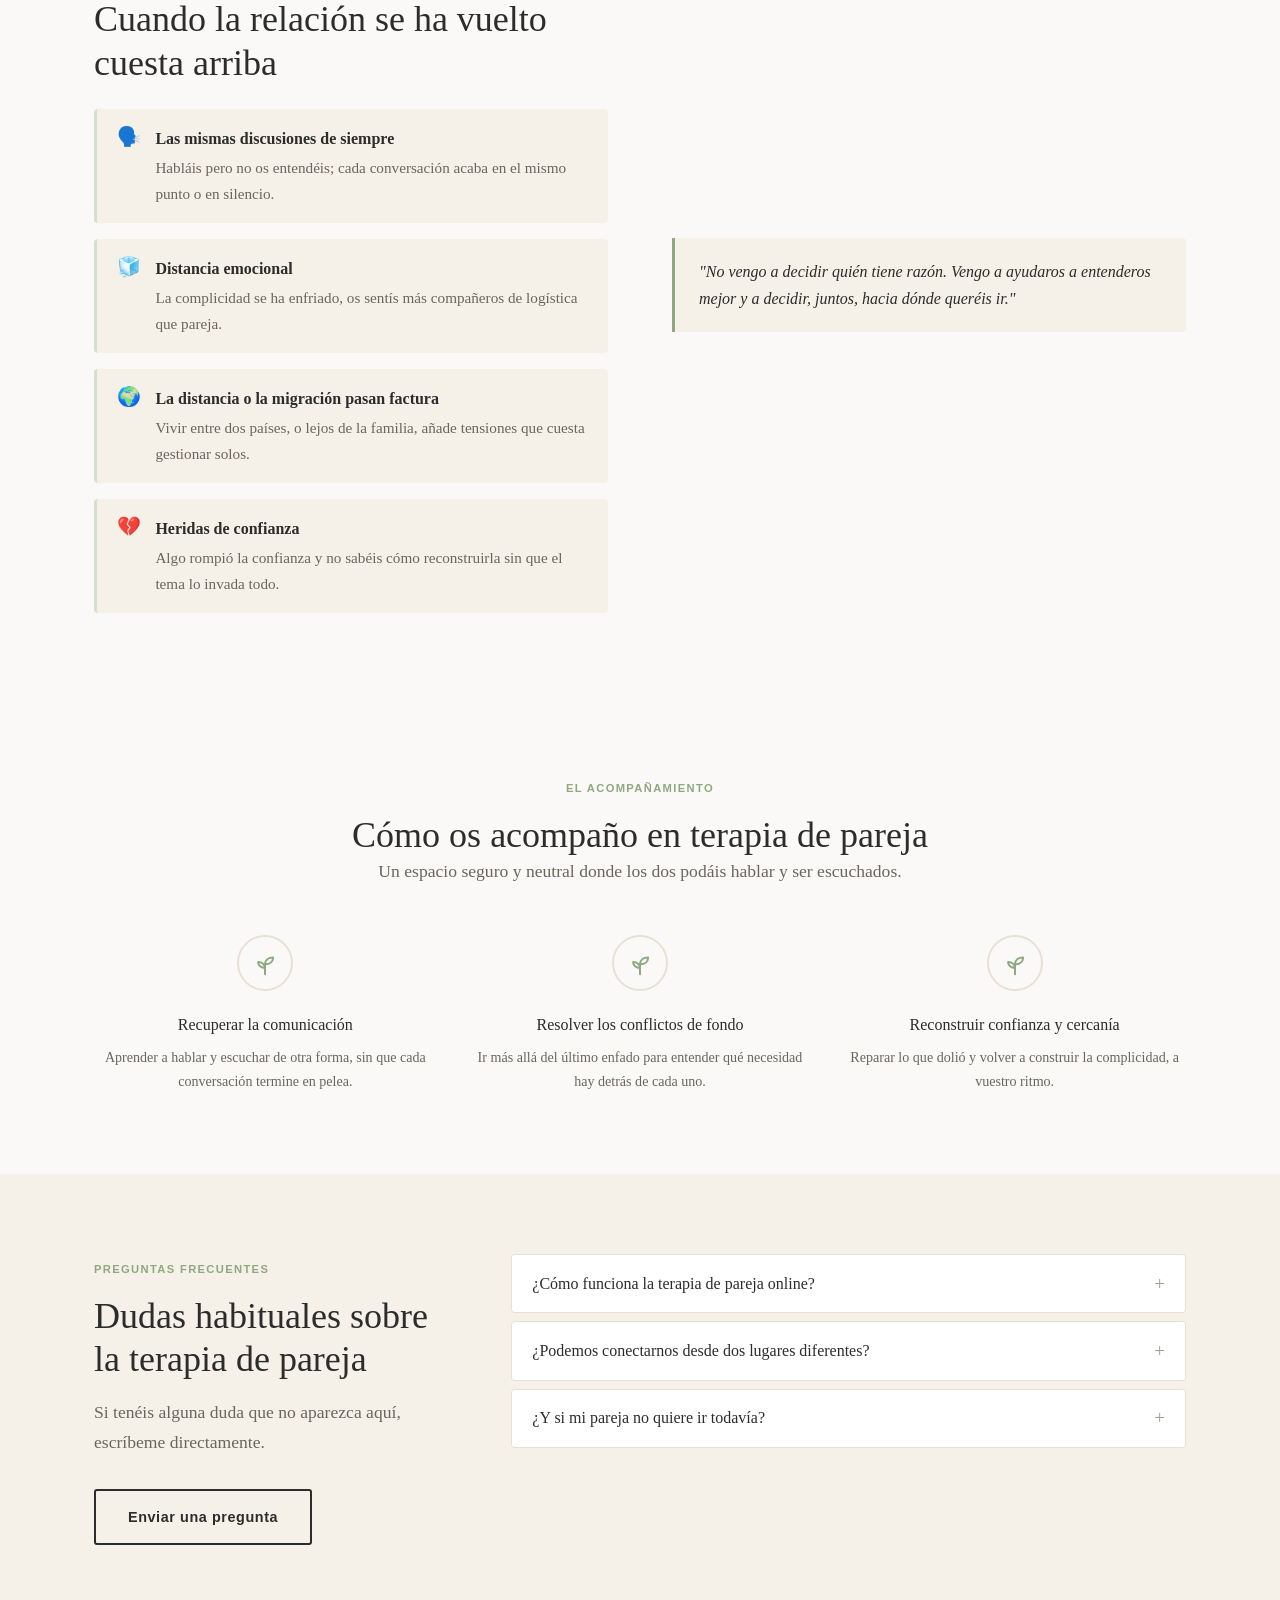
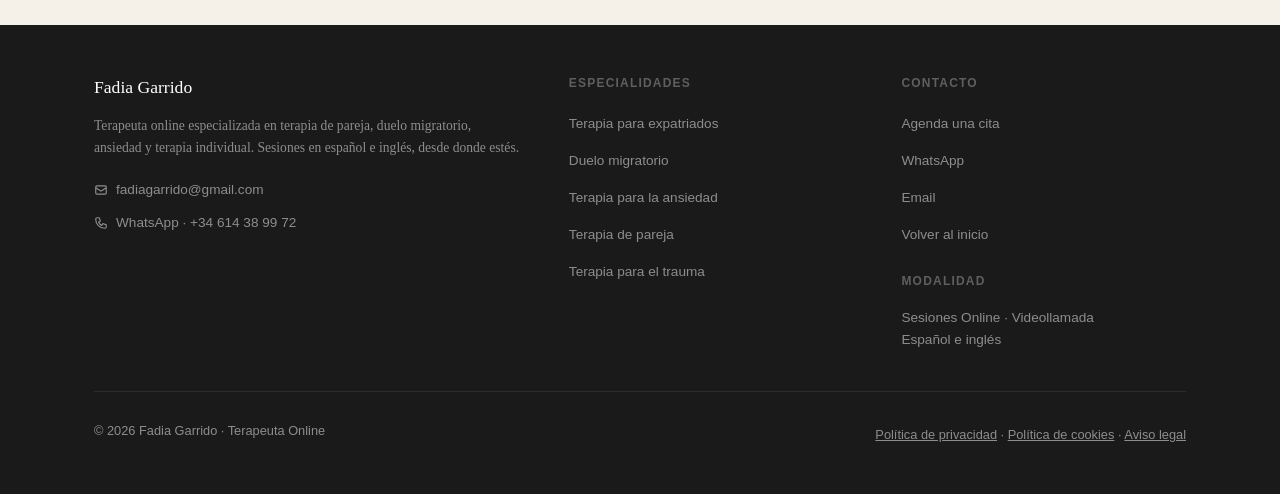
<file: terapia-de-pareja.html>
<!DOCTYPE html>
<html lang="es">
<head>
  <meta charset="UTF-8" />
  <meta name="viewport" content="width=device-width, initial-scale=1.0" />
    <link rel="icon" href="/favicon.ico" sizes="any" />
<link rel="icon" type="image/png" href="/favicon.png" />
  <link rel="apple-touch-icon" href="/apple-touch-icon.png" />

  <title>Terapia de Pareja Online | En Español e Inglés · Fadia Garrido</title>
  <meta name="description" content="Terapia de pareja online, en español e inglés. Un espacio para mejorar la comunicación, resolver conflictos y reconectar, también para parejas que viven entre dos países." />
  <meta name="keywords" content="terapia de pareja online, terapia de pareja, terapeuta de pareja online, problemas de pareja terapia, terapia de pareja en español, comunicación en pareja, fadia garrido" />
  <link rel="canonical" href="https://fadiagarrido.com/terapia-de-pareja.html" />
  <meta name="robots" content="index, follow" />

  <meta property="og:type" content="website" />
  <meta property="og:title" content="Terapia de Pareja Online | Fadia Garrido" />
  <meta property="og:description" content="Terapia de pareja online en español e inglés. Comunicación, conflictos y reconexión." />
  <meta property="og:url" content="https://fadiagarrido.com/terapia-de-pareja.html" />
  <meta property="og:locale" content="es_ES" />
  <meta property="og:image" content="https://fadiagarrido.com/foto%20fadia.jpg" />
  <meta property="og:image:alt" content="Fadia Garrido, terapeuta de pareja online" />

  <meta name="twitter:card" content="summary_large_image" />
  <meta name="twitter:title" content="Terapia de Pareja Online | Fadia Garrido" />
  <meta name="twitter:description" content="Terapia de pareja online en español e inglés." />
  <meta name="twitter:image" content="https://fadiagarrido.com/foto%20fadia.jpg" />
  <meta name="twitter:image:alt" content="Fadia Garrido, terapeuta de pareja online" />

  <link rel="preload" as="image" href="vinculos%20y%20relaciones.avif" type="image/avif" />
  <link rel="stylesheet" href="/styles.css" />

  <script type="application/ld+json">
  {
    "@context": "https://schema.org",
    "@type": "Service",
    "name": "Terapia de Pareja Online",
    "serviceType": "Terapia de pareja",
    "description": "Terapia de pareja online en español e inglés: comunicación, conflictos, confianza y reconexión, también para parejas que viven entre dos países.",
    "url": "https://fadiagarrido.com/terapia-de-pareja.html",
    "areaServed": ["España", "Europa", "Internacional"],
    "availableLanguage": ["es", "en"],
    "provider": {"@type": "Person", "name": "Fadia Garrido", "jobTitle": "Terapeuta", "url": "https://fadiagarrido.com", "telephone": "+34614389972", "email": "fadiagarrido@gmail.com"}
  }
  </script>
  <script type="application/ld+json">
  {
    "@context": "https://schema.org",
    "@type": "BreadcrumbList",
    "itemListElement": [
      {"@type": "ListItem", "position": 1, "name": "Inicio", "item": "https://fadiagarrido.com/"},
      {"@type": "ListItem", "position": 2, "name": "Terapia de pareja", "item": "https://fadiagarrido.com/terapia-de-pareja.html"}
    ]
  }
  </script>
  <script type="application/ld+json">
  {
    "@context": "https://schema.org",
    "@type": "FAQPage",
    "mainEntity": [
      {"@type": "Question", "name": "¿Cómo funciona la terapia de pareja online?", "acceptedAnswer": {"@type": "Answer", "text": "Nos reunimos por videollamada los tres: vosotros dos y yo. Funciona igual que una sesión presencial y es especialmente útil para parejas que viven en países distintos o con horarios complicados."}},
      {"@type": "Question", "name": "¿Pueden conectarse desde dos lugares diferentes?", "acceptedAnswer": {"@type": "Answer", "text": "Sí. Si estáis en ciudades o países distintos, cada uno puede conectarse desde donde esté. Es una de las grandes ventajas de la terapia de pareja online."}},
      {"@type": "Question", "name": "¿Y si mi pareja no quiere ir todavía?", "acceptedAnswer": {"@type": "Answer", "text": "Es muy habitual. Puedes empezar tú con sesiones individuales para trabajar tu parte de la relación, y más adelante incorporar a tu pareja si surge."}}
    ]
  }
  </script>
</head>
<body>

  <nav role="navigation" aria-label="Navegación principal">
    <div class="nav-inner">
      <a href="/" class="nav-logo" aria-label="Inicio — Fadia Garrido">Fadia Garrido</a>
      <ul class="nav-links" id="navLinks">
        <li><a href="/">Inicio</a></li>
        <li class="nav-dropdown">
          <a href="/#servicios" class="nav-dropdown-toggle" aria-haspopup="true">Servicios <span class="nav-caret" aria-hidden="true">▾</span></a>
          <ul class="nav-submenu">
            <li><a href="/duelo-migratorio.html">Duelo migratorio e identidad</a></li>
            <li><a href="/terapia-ansiedad.html">Gestión del malestar y la ansiedad</a></li>
            <li><a href="/terapia-de-pareja.html">Vínculos y relaciones · Pareja</a></li>
            <li><a href="/terapia-trauma.html">Integración de historias de vida y trauma</a></li>
            <li><a href="/terapia-tristeza.html">Tristeza y estado de ánimo</a></li>
            <li><a href="/terapia-somatica.html">Conciencia corporal y regulación somática</a></li>
          </ul>
        </li>
        <li><a href="/#sobre-mi">Sobre mí</a></li>
        <li><a href="/#como-funciona">Cómo funciona</a></li>
        <li><a href="/#faq">Preguntas</a></li>
      </ul>
      <div class="nav-cta">
        <a href="https://wa.me/34614389972?text=Hola%20Fadia%20%F0%9F%99%82%20Me%20gustar%C3%ADa%20reservar%20la%20consulta%20gratuita%20de%2010-15%20min.%20%C2%BFQu%C3%A9%20disponibilidad%20tienes%3F" class="btn btn-primary" target="_blank" rel="noopener noreferrer">Agenda una cita</a>
      </div>
      <button class="nav-toggle" id="navToggle" aria-label="Abrir menú" aria-expanded="false" aria-controls="navLinks"><span></span><span></span><span></span></button>
    </div>
  </nav>

  <section id="hero" aria-labelledby="hero-heading">
    <div class="container">
      <div class="hero-inner">
        <div class="hero-text">
          <h1 id="hero-heading" class="hero-title">
            Terapia de pareja<br><em>online</em>, para volver<br>a entenderos
          </h1>
          <p class="hero-subtitle">
            Cuando la comunicación se rompe, los reproches se repiten o la distancia pesa. Un espacio neutral para hablar de verdad, resolver lo que duele y reconectar.
          </p>
          <div class="hero-actions">
            <a href="#como-ayuda" class="btn btn-outline">Cómo puedo ayudaros</a>
          </div>
        </div>
        <div class="hero-visual">
          <div class="hero-photo-wrap">
            <img src="vinculos%20y%20relaciones.avif" alt="Terapia de pareja online: vínculos y relaciones" width="1024" height="675" fetchpriority="high" />
          </div>
        </div>
      </div>
    </div>
  </section>

  <section id="que-es" class="section" aria-labelledby="quees-heading">
    <div class="container">
      <div style="max-width:760px; margin:0 auto; text-align:center;" data-fade>
        <span class="tag">Entenderlo</span>
        <h2 id="quees-heading">¿Cuándo ayuda la terapia de pareja?</h2>
        <p style="margin-top:1.5rem;">La <span class="kw">terapia de pareja</span> es un espacio donde los dos podéis hablar y ser escuchados con la ayuda de una terapeuta neutral. No hace falta estar al borde de la ruptura: también sirve para <span class="kw">cuidar y fortalecer</span> una relación que queréis seguir construyendo.</p>
        <p style="margin-top:1.25rem;">Suele ayudar cuando se repiten las <span class="kw">mismas discusiones</span>, cuando aparece <span class="kw">distancia emocional</span>, problemas de <span class="kw">comunicación</span> o crisis de confianza, y cuando la <span class="kw">distancia o la migración</span> tensionan el vínculo. También en momentos de cambio: convivencia, hijos, duelos o decisiones importantes.</p>
        <p style="margin-top:1.25rem;">El objetivo no es decidir quién tiene razón, sino entender el <span class="kw">patrón que repetís los dos</span> y aprender a relacionaros de otra forma. Al ser online, además, cada uno puede conectarse <span class="kw">desde donde esté</span>: ideal para parejas que viven entre dos países.</p>
      </div>
    </div>
  </section>

  <section id="senales" class="section" aria-labelledby="senales-heading">
    <div class="container">
      <div class="problema-grid">
        <div>
          <span class="tag">¿Os pasa esto?</span>
          <h2 id="senales-heading">Cuando la relación se ha vuelto cuesta arriba</h2>
          <ul class="problema-list" role="list">
            <li class="problema-item"><span class="problema-item-icon" aria-hidden="true">🗣️</span><div><strong>Las mismas discusiones de siempre</strong><p>Habláis pero no os entendéis; cada conversación acaba en el mismo punto o en silencio.</p></div></li>
            <li class="problema-item"><span class="problema-item-icon" aria-hidden="true">🧊</span><div><strong>Distancia emocional</strong><p>La complicidad se ha enfriado, os sentís más compañeros de logística que pareja.</p></div></li>
            <li class="problema-item"><span class="problema-item-icon" aria-hidden="true">🌍</span><div><strong>La distancia o la migración pasan factura</strong><p>Vivir entre dos países, o lejos de la familia, añade tensiones que cuesta gestionar solos.</p></div></li>
            <li class="problema-item"><span class="problema-item-icon" aria-hidden="true">💔</span><div><strong>Heridas de confianza</strong><p>Algo rompió la confianza y no sabéis cómo reconstruirla sin que el tema lo invada todo.</p></div></li>
          </ul>
        </div>
        <div class="sobre-quote" style="align-self:center;">"No vengo a decidir quién tiene razón. Vengo a ayudaros a entenderos mejor y a decidir, juntos, hacia dónde queréis ir."</div>
      </div>
    </div>
  </section>

  <section id="como-ayuda" class="section" aria-labelledby="ayuda-heading">
    <div class="container">
      <div style="text-align:center; max-width:620px; margin:0 auto 3rem;" data-fade>
        <span class="tag">El acompañamiento</span>
        <h2 id="ayuda-heading">Cómo os acompaño en terapia de pareja</h2>
        <p class="text-muted">Un espacio seguro y neutral donde los dos podáis hablar y ser escuchados.</p>
      </div>
      <div class="pasos-grid pasos-3">
        <div class="paso" data-fade data-fade-delay="1">
          <div class="paso-num" aria-hidden="true"><svg viewBox="0 0 24 24" fill="none" stroke="currentColor" stroke-width="1.6" stroke-linecap="round" stroke-linejoin="round" aria-hidden="true"><path d="M12 21v-8"/><path d="M12 13c0-3.3 2.7-5.5 6.5-5.5C18.5 10.8 15.8 13 12 13z"/><path d="M12 16c0-2.8-2.4-4.8-5.5-4.8C6.5 14 8.9 16 12 16z"/></svg></div>
          <h3>Recuperar la comunicación</h3>
          <p>Aprender a hablar y escuchar de otra forma, sin que cada conversación termine en pelea.</p>
        </div>
        <div class="paso" data-fade data-fade-delay="2">
          <div class="paso-num" aria-hidden="true"><svg viewBox="0 0 24 24" fill="none" stroke="currentColor" stroke-width="1.6" stroke-linecap="round" stroke-linejoin="round" aria-hidden="true"><path d="M12 21v-8"/><path d="M12 13c0-3.3 2.7-5.5 6.5-5.5C18.5 10.8 15.8 13 12 13z"/><path d="M12 16c0-2.8-2.4-4.8-5.5-4.8C6.5 14 8.9 16 12 16z"/></svg></div>
          <h3>Resolver los conflictos de fondo</h3>
          <p>Ir más allá del último enfado para entender qué necesidad hay detrás de cada uno.</p>
        </div>
        <div class="paso" data-fade data-fade-delay="3">
          <div class="paso-num" aria-hidden="true"><svg viewBox="0 0 24 24" fill="none" stroke="currentColor" stroke-width="1.6" stroke-linecap="round" stroke-linejoin="round" aria-hidden="true"><path d="M12 21v-8"/><path d="M12 13c0-3.3 2.7-5.5 6.5-5.5C18.5 10.8 15.8 13 12 13z"/><path d="M12 16c0-2.8-2.4-4.8-5.5-4.8C6.5 14 8.9 16 12 16z"/></svg></div>
          <h3>Reconstruir confianza y cercanía</h3>
          <p>Reparar lo que dolió y volver a construir la complicidad, a vuestro ritmo.</p>
        </div>
      </div>
    </div>
  </section>

  <section id="faq" class="section" aria-labelledby="faq-heading">
    <div class="container">
      <div class="faq-layout">
        <div data-fade>
          <span class="tag">Preguntas frecuentes</span>
          <h2 id="faq-heading">Dudas habituales sobre la terapia de pareja</h2>
          <p class="text-muted" style="margin-top:1rem; margin-bottom:2rem;">Si tenéis alguna duda que no aparezca aquí, escríbeme directamente.</p>
          <a href="https://wa.me/34614389972" class="btn btn-outline faq-sidebar-btn" target="_blank" rel="noopener noreferrer">Enviar una pregunta</a>
        </div>
        <div class="faq-list" data-fade data-fade-delay="2">
          <div class="faq-item"><button class="faq-question" aria-expanded="false" aria-controls="pfaq1">¿Cómo funciona la terapia de pareja online?<span class="faq-icon" aria-hidden="true">+</span></button><div class="faq-answer" id="pfaq1" role="region">Nos reunimos por videollamada los tres: vosotros dos y yo. Funciona igual que una sesión presencial y es especialmente útil para parejas que viven en países distintos o con horarios complicados.</div></div>
          <div class="faq-item"><button class="faq-question" aria-expanded="false" aria-controls="pfaq2">¿Podemos conectarnos desde dos lugares diferentes?<span class="faq-icon" aria-hidden="true">+</span></button><div class="faq-answer" id="pfaq2" role="region">Sí. Si estáis en ciudades o países distintos, cada uno puede conectarse desde donde esté. Es una de las grandes ventajas de la terapia de pareja online.</div></div>
          <div class="faq-item"><button class="faq-question" aria-expanded="false" aria-controls="pfaq3">¿Y si mi pareja no quiere ir todavía?<span class="faq-icon" aria-hidden="true">+</span></button><div class="faq-answer" id="pfaq3" role="region">Es muy habitual. Puedes empezar tú con sesiones individuales para trabajar tu parte de la relación, y más adelante incorporar a tu pareja si surge.</div></div>
        </div>
      </div>
    </div>
  </section>

  <footer role="contentinfo">
    <div class="container">
      <div class="footer-inner">
        <div>
          <p class="footer-brand-name">Fadia Garrido</p>
          <p class="footer-brand-desc">Terapeuta online especializada en terapia de pareja, duelo migratorio, ansiedad y terapia individual. Sesiones en español e inglés, desde donde estés.</p>
          <div class="footer-contact">
            <a href="mailto:fadiagarrido@gmail.com" aria-label="Enviar email"><svg width="14" height="14" fill="none" viewBox="0 0 24 24" stroke="currentColor" stroke-width="2" aria-hidden="true"><path d="M3 8l7.89 5.26a2 2 0 002.22 0L21 8M5 19h14a2 2 0 002-2V7a2 2 0 00-2-2H5a2 2 0 00-2 2v10a2 2 0 002 2z"/></svg>fadiagarrido@gmail.com</a>
            <a href="https://wa.me/34614389972" target="_blank" rel="noopener noreferrer" aria-label="WhatsApp"><svg width="14" height="14" fill="none" viewBox="0 0 24 24" stroke="currentColor" stroke-width="2" aria-hidden="true"><path d="M3 5a2 2 0 012-2h3.28a1 1 0 01.948.684l1.498 4.493a1 1 0 01-.502 1.21l-2.257 1.13a11.042 11.042 0 005.516 5.516l1.13-2.257a1 1 0 011.21-.502l4.493 1.498a1 1 0 01.684.949V19a2 2 0 01-2 2h-1C9.716 21 3 14.284 3 6V5z"/></svg>WhatsApp · +34 614 38 99 72</a>
          </div>
        </div>
        <div>
          <p class="footer-col-title">Especialidades</p>
          <ul class="footer-links">
            <li><a href="/terapia-para-expatriados.html">Terapia para expatriados</a></li>
            <li><a href="/duelo-migratorio.html">Duelo migratorio</a></li>
            <li><a href="/terapia-ansiedad.html">Terapia para la ansiedad</a></li>
            <li><a href="/terapia-de-pareja.html">Terapia de pareja</a></li>
            <li><a href="/terapia-trauma.html">Terapia para el trauma</a></li>
          </ul>
        </div>
        <div>
          <p class="footer-col-title">Contacto</p>
          <ul class="footer-links">
            <li><a href="https://wa.me/34614389972?text=Hola%20Fadia%20%F0%9F%99%82%20Me%20gustar%C3%ADa%20reservar%20la%20consulta%20gratuita%20de%2010-15%20min.%20%C2%BFQu%C3%A9%20disponibilidad%20tienes%3F" target="_blank" rel="noopener noreferrer">Agenda una cita</a></li>
            <li><a href="https://wa.me/34614389972" target="_blank" rel="noopener noreferrer">WhatsApp</a></li>
            <li><a href="mailto:fadiagarrido@gmail.com">Email</a></li>
            <li><a href="/">Volver al inicio</a></li>
          </ul>
          <p class="footer-col-title" style="margin-top:1.5rem;">Modalidad</p>
          <p style="font-family:Arial,sans-serif; font-size:0.85rem; line-height:1.6;">Sesiones Online · Videollamada<br>Español e inglés</p>
        </div>
      </div>
      <div class="footer-bottom"><p>© 2026 Fadia Garrido · Terapeuta Online</p>
        <p style="margin-top:0.5rem;"><a href="/privacidad.html" style="color:inherit;">Política de privacidad</a> · <a href="/cookies.html" style="color:inherit;">Política de cookies</a> · <a href="/aviso-legal.html" style="color:inherit;">Aviso legal</a></p></div>
    </div>
  </footer>

  <a href="https://wa.me/34614389972?text=Hola%20Fadia%20%F0%9F%99%82%20Me%20gustar%C3%ADa%20reservar%20la%20consulta%20gratuita%20de%2010-15%20min.%20%C2%BFQu%C3%A9%20disponibilidad%20tienes%3F" class="whatsapp-float" target="_blank" rel="noopener noreferrer" aria-label="Contactar por WhatsApp">
    <svg viewBox="0 0 24 24" xmlns="http://www.w3.org/2000/svg" aria-hidden="true"><path d="M17.472 14.382c-.297-.149-1.758-.867-2.03-.967-.273-.099-.471-.148-.67.15-.197.297-.767.966-.94 1.164-.173.199-.347.223-.644.075-.297-.15-1.255-.463-2.39-1.475-.883-.788-1.48-1.761-1.653-2.059-.173-.297-.018-.458.13-.606.134-.133.298-.347.446-.52.149-.174.198-.298.298-.497.099-.198.05-.371-.025-.52-.075-.149-.669-1.612-.916-2.207-.242-.579-.487-.5-.669-.51-.173-.008-.371-.01-.57-.01-.198 0-.52.074-.792.372-.272.297-1.04 1.016-1.04 2.479 0 1.462 1.065 2.875 1.213 3.074.149.198 2.096 3.2 5.077 4.487.709.306 1.262.489 1.694.625.712.227 1.36.195 1.871.118.571-.085 1.758-.719 2.006-1.413.248-.694.248-1.289.173-1.413-.074-.124-.272-.198-.57-.347m-5.421 7.403h-.004a9.87 9.87 0 01-5.031-1.378l-.361-.214-3.741.982.998-3.648-.235-.374a9.86 9.86 0 01-1.51-5.26c.001-5.45 4.436-9.884 9.888-9.884 2.64 0 5.122 1.03 6.988 2.898a9.825 9.825 0 012.893 6.994c-.003 5.45-4.437 9.884-9.885 9.884m8.413-18.297A11.815 11.815 0 0012.05 0C5.495 0 .16 5.335.157 11.892c0 2.096.547 4.142 1.588 5.945L.057 24l6.305-1.654a11.882 11.882 0 005.683 1.448h.005c6.554 0 11.89-5.335 11.893-11.893a11.821 11.821 0 00-3.48-8.413z"/></svg>
  </a>

  <script>
    const toggle = document.getElementById('navToggle');
    const navLinks = document.getElementById('navLinks');
    toggle.addEventListener('click', () => { const open = navLinks.classList.toggle('open'); toggle.setAttribute('aria-expanded', open); });
    navLinks.querySelectorAll('a:not(.nav-dropdown-toggle)').forEach(a => { a.addEventListener('click', () => { navLinks.classList.remove('open'); toggle.setAttribute('aria-expanded', false); }); });
    const dropToggle = document.querySelector('.nav-dropdown-toggle');
    const dropdown = document.querySelector('.nav-dropdown');
    if (dropToggle && dropdown) { dropToggle.addEventListener('click', (e) => { e.preventDefault(); if (window.matchMedia('(max-width: 768px)').matches) { dropdown.classList.toggle('open'); } }); }
    document.querySelectorAll('.faq-question').forEach(btn => {
      btn.addEventListener('click', () => {
        const expanded = btn.getAttribute('aria-expanded') === 'true';
        document.querySelectorAll('.faq-question').forEach(b => { b.setAttribute('aria-expanded', 'false'); document.getElementById(b.getAttribute('aria-controls')).classList.remove('open'); });
        if (!expanded) { btn.setAttribute('aria-expanded', 'true'); document.getElementById(btn.getAttribute('aria-controls')).classList.add('open'); }
      });
    });
    const observer = new IntersectionObserver((entries) => { entries.forEach(e => { if (e.isIntersecting) { e.target.classList.add('visible'); observer.unobserve(e.target); } }); }, { threshold: 0.12 });
    document.querySelectorAll('[data-fade]').forEach(el => observer.observe(el));
  </script>
  <script src="/analytics.js" defer></script>
</body>
</html>
</file>
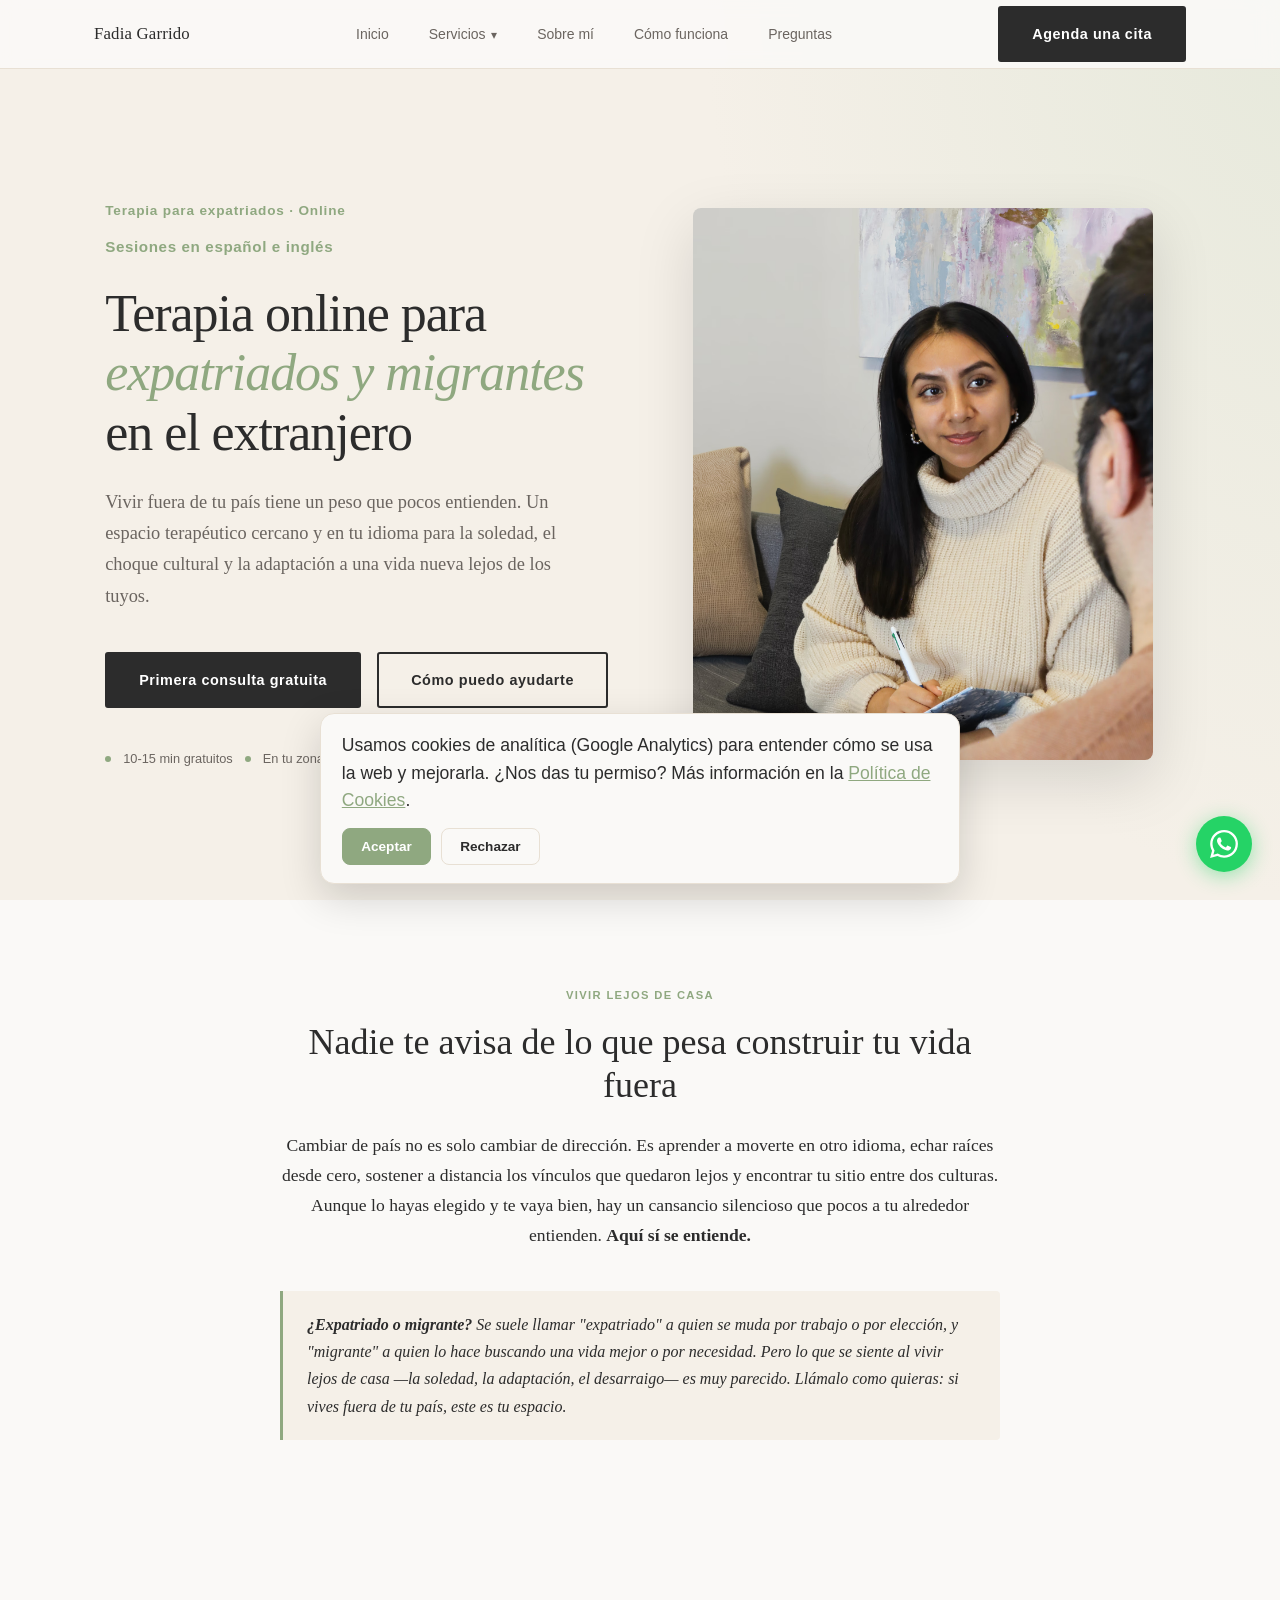
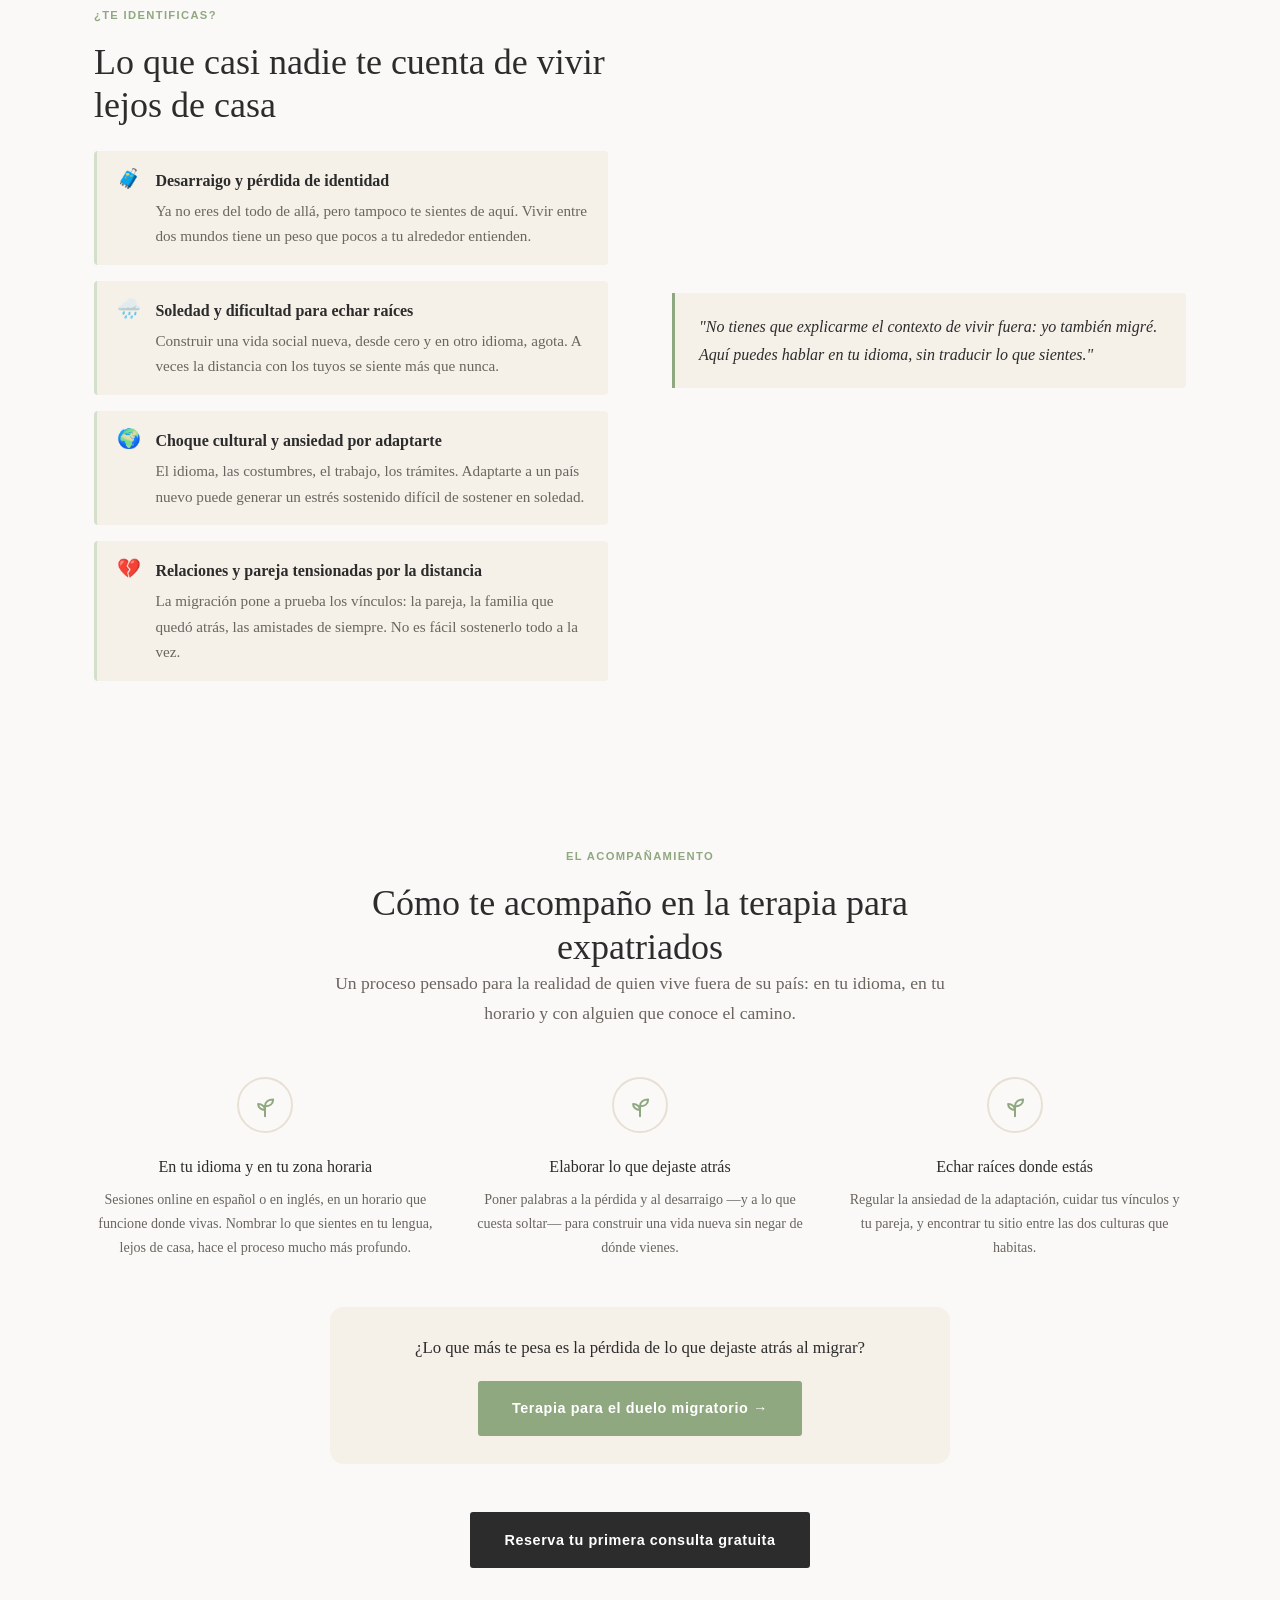
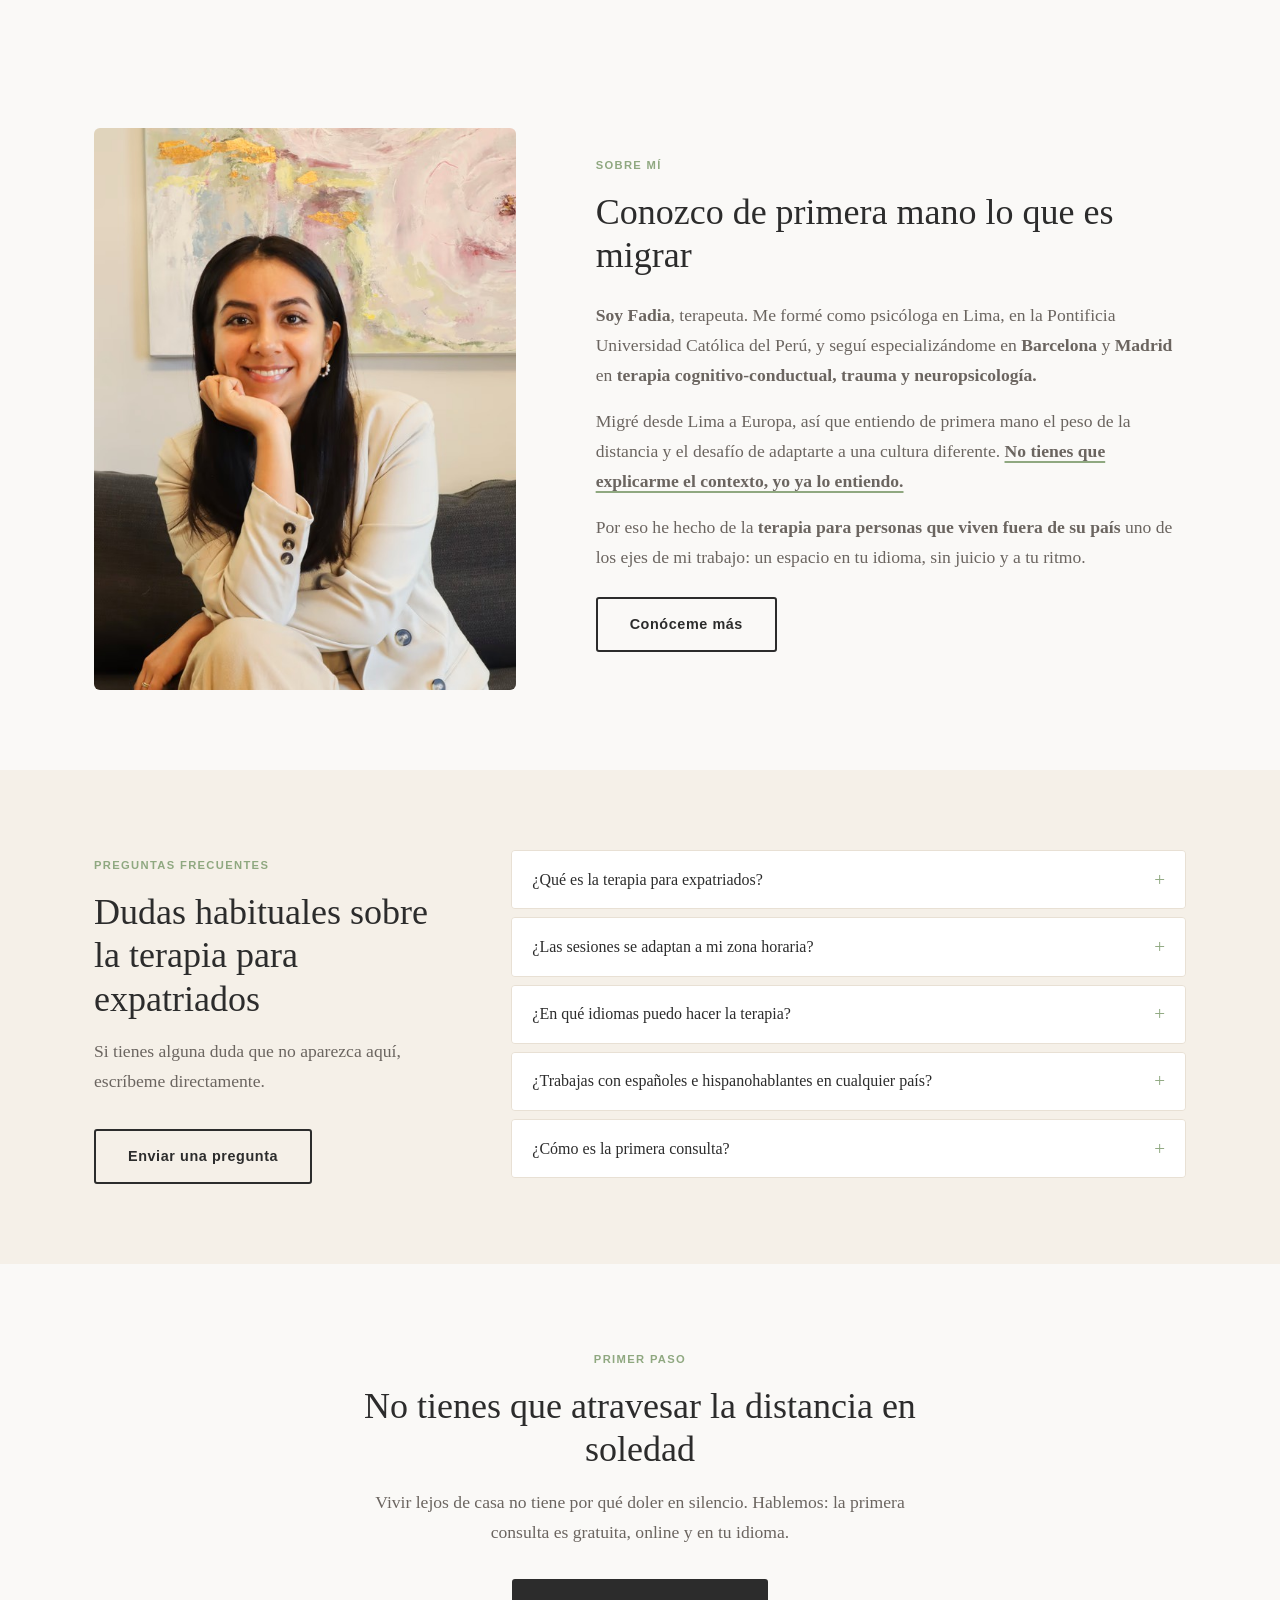
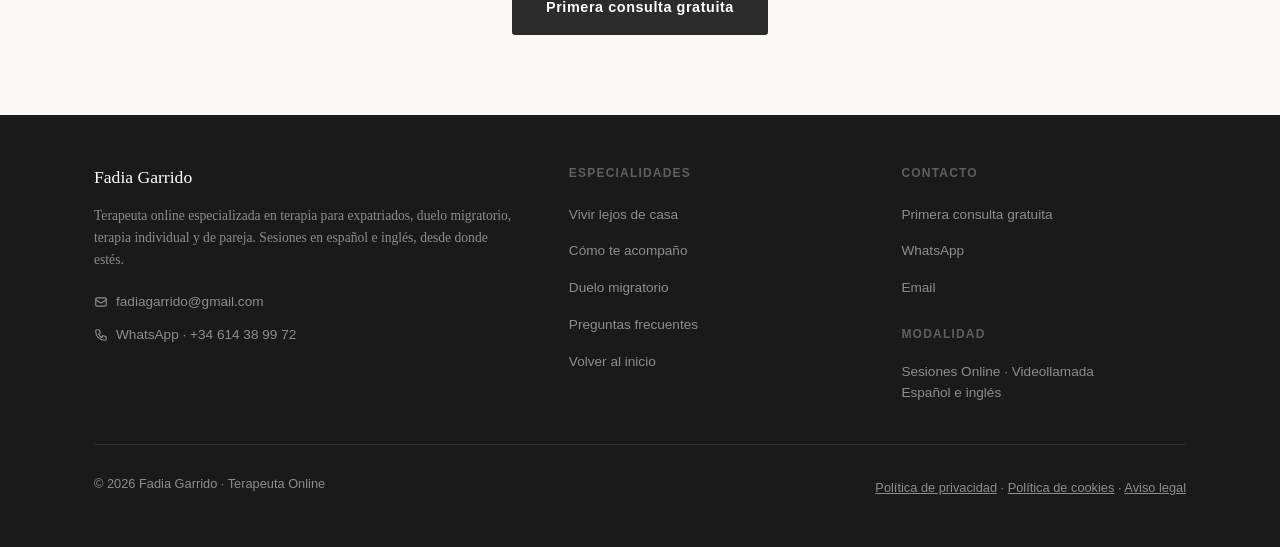
<file: terapia-para-expatriados.html>
<!DOCTYPE html>
<html lang="es">
<head>
  <meta charset="UTF-8" />
  <meta name="viewport" content="width=device-width, initial-scale=1.0" />
    <link rel="icon" href="/favicon.ico" sizes="any" />
<link rel="icon" type="image/png" href="/favicon.png" />
  <link rel="apple-touch-icon" href="/apple-touch-icon.png" />

  <!-- SEO Primary -->
  <title>Terapia para Expatriados Online | Españoles e Hispanohablantes en el Extranjero · Fadia Garrido</title>
  <meta name="description" content="Terapia online para expatriados y españoles en el extranjero. Acompañamiento en español e inglés para la soledad, el choque cultural, el estrés de adaptación y el desarraigo de vivir fuera de tu país. Primera consulta gratuita." />
  <meta name="keywords" content="terapia para expatriados, terapia online expatriados, terapeuta para españoles en el extranjero, terapia online en español en el extranjero, soledad del expatriado, choque cultural, adaptación cultural, vivir en el extranjero, terapia hispanohablantes europa, fadia garrido" />
  <link rel="canonical" href="https://fadiagarrido.com/terapia-para-expatriados.html" />
  <meta name="robots" content="index, follow" />

  <!-- Open Graph -->
  <meta property="og:type" content="website" />
  <meta property="og:title" content="Terapia para Expatriados Online | Fadia Garrido" />
  <meta property="og:description" content="Terapia online en español e inglés para expatriados y españoles en el extranjero: soledad, choque cultural, adaptación y desarraigo. Primera consulta gratuita." />
  <meta property="og:url" content="https://fadiagarrido.com/terapia-para-expatriados.html" />
  <meta property="og:locale" content="es_ES" />
  <meta property="og:image" content="https://fadiagarrido.com/foto%20fadia.jpg" />
  <meta property="og:image:width" content="575" />
  <meta property="og:image:height" content="1024" />
  <meta property="og:image:alt" content="Fadia Garrido, terapeuta online para expatriados" />

  <!-- Twitter Card -->
  <meta name="twitter:card" content="summary_large_image" />
  <meta name="twitter:title" content="Terapia para Expatriados Online | Fadia Garrido" />
  <meta name="twitter:description" content="Terapia online en español e inglés para expatriados y españoles en el extranjero. Primera consulta gratuita." />
  <meta name="twitter:image" content="https://fadiagarrido.com/foto%20fadia.jpg" />
  <meta name="twitter:image:alt" content="Fadia Garrido, terapeuta online para expatriados" />

  <!-- Performance -->
  <link rel="preload" as="image" href="fadia%202.avif" type="image/avif" />

  <!-- Estilos compartidos -->
  <link rel="stylesheet" href="/styles.css" />

  <!-- Schema.org: Servicio -->
  <script type="application/ld+json">
  {
    "@context": "https://schema.org",
    "@type": "Service",
    "name": "Terapia para Expatriados Online",
    "serviceType": "Terapia y acompañamiento psicológico para expatriados",
    "description": "Terapia online en español e inglés para expatriados y españoles en el extranjero. Acompañamiento en la soledad, el choque cultural, la adaptación y el desarraigo de vivir fuera de tu país.",
    "url": "https://fadiagarrido.com/terapia-para-expatriados.html",
    "areaServed": ["España", "Europa", "Internacional"],
    "availableLanguage": ["es", "en"],
    "provider": {
      "@type": "Person",
      "name": "Fadia Garrido",
      "jobTitle": "Terapeuta",
      "url": "https://fadiagarrido.com",
      "telephone": "+34614389972",
      "email": "fadiagarrido@gmail.com"
    }
  }
  </script>

  <!-- Schema.org: Migas -->
  <script type="application/ld+json">
  {
    "@context": "https://schema.org",
    "@type": "BreadcrumbList",
    "itemListElement": [
      {"@type": "ListItem", "position": 1, "name": "Inicio", "item": "https://fadiagarrido.com/"},
      {"@type": "ListItem", "position": 2, "name": "Terapia para expatriados", "item": "https://fadiagarrido.com/terapia-para-expatriados.html"}
    ]
  }
  </script>

  <!-- Schema.org: FAQ -->
  <script type="application/ld+json">
  {
    "@context": "https://schema.org",
    "@type": "FAQPage",
    "mainEntity": [
      {
        "@type": "Question",
        "name": "¿Qué es la terapia para expatriados?",
        "acceptedAnswer": {
          "@type": "Answer",
          "text": "Es un acompañamiento terapéutico pensado para personas que viven fuera de su país. Aborda lo que rara vez se nombra: el duelo migratorio, la soledad, el choque cultural, la pérdida de identidad y el desgaste de adaptarse a una vida nueva lejos de los tuyos."
        }
      },
      {
        "@type": "Question",
        "name": "¿Las sesiones se adaptan a mi zona horaria?",
        "acceptedAnswer": {
          "@type": "Answer",
          "text": "Sí. Al ser terapia online por videollamada, buscamos juntos un horario que funcione donde vivas, sin importar la diferencia horaria con España."
        }
      },
      {
        "@type": "Question",
        "name": "¿En qué idiomas puedo hacer la terapia?",
        "acceptedAnswer": {
          "@type": "Answer",
          "text": "En español o en inglés. Poder trabajar en tu propio idioma, lejos de casa, hace que el proceso sea más cercano y profundo."
        }
      },
      {
        "@type": "Question",
        "name": "¿Trabajas con españoles e hispanohablantes en cualquier país?",
        "acceptedAnswer": {
          "@type": "Answer",
          "text": "Sí. Acompaño a personas hispanohablantes que viven en Europa y en otros lugares del mundo. Las sesiones online permiten que estemos en contacto estés donde estés."
        }
      },
      {
        "@type": "Question",
        "name": "¿Cómo es la primera consulta?",
        "acceptedAnswer": {
          "@type": "Answer",
          "text": "La primera consulta es gratuita, de unos 10-15 minutos y sin compromiso. Es un espacio para conocernos, que me cuentes qué te trae y ver juntos si puedo acompañarte."
        }
      }
    ]
  }
  </script>
</head>
<body>

  <!-- ═══ NAV ═══ -->
  <nav role="navigation" aria-label="Navegación principal">
    <div class="nav-inner">
      <a href="/" class="nav-logo" aria-label="Inicio — Fadia Garrido">Fadia Garrido</a>

      <ul class="nav-links" id="navLinks">
        <li><a href="/">Inicio</a></li>
        <li class="nav-dropdown">
          <a href="/#servicios" class="nav-dropdown-toggle" aria-haspopup="true">Servicios <span class="nav-caret" aria-hidden="true">▾</span></a>
          <ul class="nav-submenu">
            <li><a href="/duelo-migratorio.html">Duelo migratorio e identidad</a></li>
            <li><a href="/terapia-ansiedad.html">Gestión del malestar y la ansiedad</a></li>
            <li><a href="/terapia-de-pareja.html">Vínculos y relaciones · Pareja</a></li>
            <li><a href="/terapia-trauma.html">Integración de historias de vida y trauma</a></li>
            <li><a href="/terapia-tristeza.html">Tristeza y estado de ánimo</a></li>
            <li><a href="/terapia-somatica.html">Conciencia corporal y regulación somática</a></li>
          </ul>
        </li>
        <li><a href="/#sobre-mi">Sobre mí</a></li>
        <li><a href="/#como-funciona">Cómo funciona</a></li>
        <li><a href="/#faq">Preguntas</a></li>
      </ul>

      <div class="nav-cta">
        <a href="https://wa.me/34614389972?text=Hola%20Fadia%20%F0%9F%99%82%20Me%20gustar%C3%ADa%20reservar%20la%20consulta%20gratuita%20de%2010-15%20min.%20%C2%BFQu%C3%A9%20disponibilidad%20tienes%3F" class="btn btn-primary" target="_blank" rel="noopener noreferrer">
          Agenda una cita
        </a>
      </div>

      <button class="nav-toggle" id="navToggle" aria-label="Abrir menú" aria-expanded="false" aria-controls="navLinks">
        <span></span><span></span><span></span>
      </button>
    </div>
  </nav>

  <!-- ═══ HERO ═══ -->
  <section id="hero" aria-labelledby="hero-heading">
    <div class="container">
      <div class="hero-inner">
        <div class="hero-text">
          <p class="hero-eyebrow">Terapia para expatriados · Online</p>
          <p class="hero-idiomas">Sesiones en español e inglés</p>
          <h1 id="hero-heading" class="hero-title">
            Terapia online para<br><em>expatriados y migrantes</em><br>en el extranjero
          </h1>
          <p class="hero-subtitle">
            Vivir fuera de tu país tiene un peso que pocos entienden. Un espacio terapéutico cercano y en tu idioma para la soledad, el choque cultural y la adaptación a una vida nueva lejos de los tuyos.
          </p>
          <div class="hero-actions">
            <a href="https://wa.me/34614389972?text=Hola%20Fadia%20%F0%9F%99%82%20Me%20gustar%C3%ADa%20reservar%20la%20consulta%20gratuita%20de%2010-15%20min.%20%C2%BFQu%C3%A9%20disponibilidad%20tienes%3F" class="btn btn-primary" target="_blank" rel="noopener noreferrer">
              Primera consulta gratuita
            </a>
            <a href="#como-ayuda" class="btn btn-outline">Cómo puedo ayudarte</a>
          </div>
          <div class="hero-trust">
            <span class="hero-trust-dot"></span>
            <span>10-15 min gratuitos</span>
            <span class="hero-trust-dot"></span>
            <span>En tu zona horaria</span>
            <span class="hero-trust-dot"></span>
            <span>Desde donde estés</span>
          </div>
        </div>

        <div class="hero-mobile-bar" aria-hidden="true">
          <span class="hm-eyebrow">Terapia para expatriados</span>
          <span class="hm-sep">·</span>
          <span class="hm-lang">Español e inglés</span>
        </div>

        <div class="hero-visual">
          <div class="hero-photo-wrap">
            <img src="fadia%202.avif" alt="Fadia Garrido, terapeuta online para expatriados y españoles en el extranjero" width="1601" height="1921" fetchpriority="high" />
          </div>
        </div>
      </div>
    </div>
  </section>

  <!-- ═══ VIVIR FUERA (intro) ═══ -->
  <section id="vivir-fuera" class="section" aria-labelledby="vivir-heading">
    <div class="container">
      <div style="max-width:720px; margin:0 auto; text-align:center;" data-fade>
        <span class="tag">Vivir lejos de casa</span>
        <h2 id="vivir-heading">Nadie te avisa de lo que pesa construir tu vida fuera</h2>
        <p style="margin-top:1.5rem;">Cambiar de país no es solo cambiar de dirección. Es aprender a moverte en otro idioma, echar raíces desde cero, sostener a distancia los vínculos que quedaron lejos y encontrar tu sitio entre dos culturas. Aunque lo hayas elegido y te vaya bien, hay un cansancio silencioso que pocos a tu alrededor entienden. <strong>Aquí sí se entiende.</strong></p>
      </div>

      <div class="sobre-quote" style="max-width:720px; margin:2.5rem auto 0;" data-fade>
        <strong>¿Expatriado o migrante?</strong> Se suele llamar "expatriado" a quien se muda por trabajo o por elección, y "migrante" a quien lo hace buscando una vida mejor o por necesidad. Pero lo que se siente al vivir lejos de casa —la soledad, la adaptación, el desarraigo— es muy parecido. Llámalo como quieras: si vives fuera de tu país, este es tu espacio.
      </div>
    </div>
  </section>

  <!-- ═══ PROBLEMA ═══ -->
  <section id="problema" class="section" aria-labelledby="problema-heading">
    <div class="container">
      <div class="problema-grid">
        <div>
          <span class="tag">¿Te identificas?</span>
          <h2 id="problema-heading">Lo que casi nadie te cuenta de vivir lejos de casa</h2>
          <ul class="problema-list" role="list">
            <li class="problema-item">
              <span class="problema-item-icon" aria-hidden="true">🧳</span>
              <div>
                <strong>Desarraigo y pérdida de identidad</strong>
                <p>Ya no eres del todo de allá, pero tampoco te sientes de aquí. Vivir entre dos mundos tiene un peso que pocos a tu alrededor entienden.</p>
              </div>
            </li>
            <li class="problema-item">
              <span class="problema-item-icon" aria-hidden="true">🌧️</span>
              <div>
                <strong>Soledad y dificultad para echar raíces</strong>
                <p>Construir una vida social nueva, desde cero y en otro idioma, agota. A veces la distancia con los tuyos se siente más que nunca.</p>
              </div>
            </li>
            <li class="problema-item">
              <span class="problema-item-icon" aria-hidden="true">🌍</span>
              <div>
                <strong>Choque cultural y ansiedad por adaptarte</strong>
                <p>El idioma, las costumbres, el trabajo, los trámites. Adaptarte a un país nuevo puede generar un estrés sostenido difícil de sostener en soledad.</p>
              </div>
            </li>
            <li class="problema-item">
              <span class="problema-item-icon" aria-hidden="true">💔</span>
              <div>
                <strong>Relaciones y pareja tensionadas por la distancia</strong>
                <p>La migración pone a prueba los vínculos: la pareja, la familia que quedó atrás, las amistades de siempre. No es fácil sostenerlo todo a la vez.</p>
              </div>
            </li>
          </ul>
        </div>
        <div class="sobre-quote" style="align-self:center;">
          "No tienes que explicarme el contexto de vivir fuera: yo también migré. Aquí puedes hablar en tu idioma, sin traducir lo que sientes."
        </div>
      </div>
    </div>
  </section>

  <!-- ═══ CÓMO AYUDA ═══ -->
  <section id="como-ayuda" class="section" aria-labelledby="ayuda-heading">
    <div class="container">
      <div style="text-align:center; max-width:620px; margin:0 auto 3rem;" data-fade>
        <span class="tag">El acompañamiento</span>
        <h2 id="ayuda-heading">Cómo te acompaño en la terapia para expatriados</h2>
        <p class="text-muted">Un proceso pensado para la realidad de quien vive fuera de su país: en tu idioma, en tu horario y con alguien que conoce el camino.</p>
      </div>

      <div class="pasos-grid pasos-3">
        <div class="paso" data-fade data-fade-delay="1">
          <div class="paso-num" aria-hidden="true"><svg viewBox="0 0 24 24" fill="none" stroke="currentColor" stroke-width="1.6" stroke-linecap="round" stroke-linejoin="round" aria-hidden="true"><path d="M12 21v-8"/><path d="M12 13c0-3.3 2.7-5.5 6.5-5.5C18.5 10.8 15.8 13 12 13z"/><path d="M12 16c0-2.8-2.4-4.8-5.5-4.8C6.5 14 8.9 16 12 16z"/></svg></div>
          <h3>En tu idioma y en tu zona horaria</h3>
          <p>Sesiones online en español o en inglés, en un horario que funcione donde vivas. Nombrar lo que sientes en tu lengua, lejos de casa, hace el proceso mucho más profundo.</p>
        </div>
        <div class="paso" data-fade data-fade-delay="2">
          <div class="paso-num" aria-hidden="true"><svg viewBox="0 0 24 24" fill="none" stroke="currentColor" stroke-width="1.6" stroke-linecap="round" stroke-linejoin="round" aria-hidden="true"><path d="M12 21v-8"/><path d="M12 13c0-3.3 2.7-5.5 6.5-5.5C18.5 10.8 15.8 13 12 13z"/><path d="M12 16c0-2.8-2.4-4.8-5.5-4.8C6.5 14 8.9 16 12 16z"/></svg></div>
          <h3>Elaborar lo que dejaste atrás</h3>
          <p>Poner palabras a la pérdida y al desarraigo —y a lo que cuesta soltar— para construir una vida nueva sin negar de dónde vienes.</p>
        </div>
        <div class="paso" data-fade data-fade-delay="3">
          <div class="paso-num" aria-hidden="true"><svg viewBox="0 0 24 24" fill="none" stroke="currentColor" stroke-width="1.6" stroke-linecap="round" stroke-linejoin="round" aria-hidden="true"><path d="M12 21v-8"/><path d="M12 13c0-3.3 2.7-5.5 6.5-5.5C18.5 10.8 15.8 13 12 13z"/><path d="M12 16c0-2.8-2.4-4.8-5.5-4.8C6.5 14 8.9 16 12 16z"/></svg></div>
          <h3>Echar raíces donde estás</h3>
          <p>Regular la ansiedad de la adaptación, cuidar tus vínculos y tu pareja, y encontrar tu sitio entre las dos culturas que habitas.</p>
        </div>
      </div>

      <div style="text-align:center; max-width:620px; margin:3rem auto 0; padding:1.75rem 1.5rem; background:var(--warm); border-radius:14px;" data-fade>
        <p style="margin:0 0 1.25rem; font-family:Georgia,serif; font-size:1.05rem; line-height:1.5;">¿Lo que más te pesa es la pérdida de lo que dejaste atrás al migrar?</p>
        <a href="/duelo-migratorio.html" class="btn btn-sage">Terapia para el duelo migratorio →</a>
      </div>

      <div style="text-align:center; margin-top:3rem;">
        <a href="https://wa.me/34614389972?text=Hola%20Fadia%20%F0%9F%99%82%20Me%20gustar%C3%ADa%20reservar%20la%20consulta%20gratuita%20de%2010-15%20min.%20%C2%BFQu%C3%A9%20disponibilidad%20tienes%3F" class="btn btn-primary" target="_blank" rel="noopener noreferrer">
          Reserva tu primera consulta gratuita
        </a>
      </div>
    </div>
  </section>

  <!-- ═══ SOBRE MÍ (breve) ═══ -->
  <section id="sobre-mi" class="section" aria-labelledby="sobre-heading">
    <div class="container">
      <div class="sobre-grid">
        <div class="sobre-image-container" data-fade>
          <div class="sobre-image-placeholder">
            <img src="foto%20fadia.jpg" alt="Fadia Garrido, terapeuta online para expatriados" loading="lazy" width="575" height="1024" />
          </div>
        </div>

        <div class="sobre-content" data-fade data-fade-delay="2">
          <span class="tag">Sobre mí</span>
          <h2 id="sobre-heading">Conozco de primera mano lo que es migrar</h2>
          <p><strong>Soy Fadia</strong>, terapeuta. Me formé como psicóloga en Lima, en la Pontificia Universidad Católica del Perú, y seguí especializándome en <strong>Barcelona</strong> y <strong>Madrid</strong> en <strong>terapia cognitivo-conductual, trauma y neuropsicología.</strong></p>
          <p>Migré desde Lima a Europa, así que entiendo de primera mano el peso de la distancia y el desafío de adaptarte a una cultura diferente. <strong class="frase-verde">No tienes que explicarme el contexto, yo ya lo entiendo.</strong></p>
          <p>Por eso he hecho de la <strong>terapia para personas que viven fuera de su país</strong> uno de los ejes de mi trabajo: un espacio en tu idioma, sin juicio y a tu ritmo.</p>
          <p style="margin-top:1.5rem;"><a href="/#sobre-mi" class="btn btn-outline">Conóceme más</a></p>
        </div>
      </div>
    </div>
  </section>

  <!-- ═══ FAQ ═══ -->
  <section id="faq" class="section" aria-labelledby="faq-heading">
    <div class="container">
      <div class="faq-layout">
        <div data-fade>
          <span class="tag">Preguntas frecuentes</span>
          <h2 id="faq-heading">Dudas habituales sobre la terapia para expatriados</h2>
          <p class="text-muted" style="margin-top:1rem; margin-bottom:2rem;">Si tienes alguna duda que no aparezca aquí, escríbeme directamente.</p>
          <a href="https://wa.me/34614389972" class="btn btn-outline faq-sidebar-btn" target="_blank" rel="noopener noreferrer">
            Enviar una pregunta
          </a>
        </div>

        <div class="faq-list" data-fade data-fade-delay="2">
          <div class="faq-item">
            <button class="faq-question" aria-expanded="false" aria-controls="efaq1">
              ¿Qué es la terapia para expatriados?
              <span class="faq-icon" aria-hidden="true">+</span>
            </button>
            <div class="faq-answer" id="efaq1" role="region">
              Es un acompañamiento terapéutico pensado para personas que viven fuera de su país. Aborda lo que rara vez se nombra: la soledad, el choque cultural, el desarraigo, la pérdida de identidad y el desgaste de adaptarte a una vida nueva lejos de los tuyos.
            </div>
          </div>

          <div class="faq-item">
            <button class="faq-question" aria-expanded="false" aria-controls="efaq2">
              ¿Las sesiones se adaptan a mi zona horaria?
              <span class="faq-icon" aria-hidden="true">+</span>
            </button>
            <div class="faq-answer" id="efaq2" role="region">
              Sí. Al ser terapia online por videollamada, buscamos juntos un horario que funcione donde vivas, sin importar la diferencia horaria con España.
            </div>
          </div>

          <div class="faq-item">
            <button class="faq-question" aria-expanded="false" aria-controls="efaq3">
              ¿En qué idiomas puedo hacer la terapia?
              <span class="faq-icon" aria-hidden="true">+</span>
            </button>
            <div class="faq-answer" id="efaq3" role="region">
              En español o en inglés. Poder trabajar en tu propio idioma, lejos de casa, hace que el proceso sea más cercano y profundo.
            </div>
          </div>

          <div class="faq-item">
            <button class="faq-question" aria-expanded="false" aria-controls="efaq4">
              ¿Trabajas con españoles e hispanohablantes en cualquier país?
              <span class="faq-icon" aria-hidden="true">+</span>
            </button>
            <div class="faq-answer" id="efaq4" role="region">
              Sí. Acompaño a personas hispanohablantes que viven en Europa y en otros lugares del mundo. Las sesiones online permiten que estemos en contacto estés donde estés.
            </div>
          </div>

          <div class="faq-item">
            <button class="faq-question" aria-expanded="false" aria-controls="efaq5">
              ¿Cómo es la primera consulta?
              <span class="faq-icon" aria-hidden="true">+</span>
            </button>
            <div class="faq-answer" id="efaq5" role="region">
              La primera consulta es gratuita, de unos 10-15 minutos y sin compromiso. Es un espacio para conocernos, que me cuentes qué te trae y ver juntos si puedo acompañarte.
            </div>
          </div>
        </div>
      </div>
    </div>
  </section>

  <!-- ═══ CTA FINAL ═══ -->
  <section class="section" aria-labelledby="cta-heading">
    <div class="container" style="text-align:center; max-width:640px;">
      <span class="tag">Primer paso</span>
      <h2 id="cta-heading">No tienes que atravesar la distancia en soledad</h2>
      <p class="text-muted" style="margin:1rem 0 2rem;">Vivir lejos de casa no tiene por qué doler en silencio. Hablemos: la primera consulta es gratuita, online y en tu idioma.</p>
      <a href="https://wa.me/34614389972?text=Hola%20Fadia%20%F0%9F%99%82%20Me%20gustar%C3%ADa%20reservar%20la%20consulta%20gratuita%20de%2010-15%20min.%20%C2%BFQu%C3%A9%20disponibilidad%20tienes%3F" class="btn btn-primary" target="_blank" rel="noopener noreferrer">
        Primera consulta gratuita
      </a>
    </div>
  </section>

  <!-- ═══ FOOTER ═══ -->
  <footer role="contentinfo">
    <div class="container">
      <div class="footer-inner">
        <div>
          <p class="footer-brand-name">Fadia Garrido</p>
          <p class="footer-brand-desc">
            Terapeuta online especializada en terapia para expatriados, duelo migratorio, terapia individual y de pareja. Sesiones en español e inglés, desde donde estés.
          </p>
          <div class="footer-contact">
            <a href="mailto:fadiagarrido@gmail.com" aria-label="Enviar email">
              <svg width="14" height="14" fill="none" viewBox="0 0 24 24" stroke="currentColor" stroke-width="2" aria-hidden="true"><path d="M3 8l7.89 5.26a2 2 0 002.22 0L21 8M5 19h14a2 2 0 002-2V7a2 2 0 00-2-2H5a2 2 0 00-2 2v10a2 2 0 002 2z"/></svg>
              fadiagarrido@gmail.com
            </a>
            <a href="https://wa.me/34614389972" target="_blank" rel="noopener noreferrer" aria-label="WhatsApp">
              <svg width="14" height="14" fill="none" viewBox="0 0 24 24" stroke="currentColor" stroke-width="2" aria-hidden="true"><path d="M3 5a2 2 0 012-2h3.28a1 1 0 01.948.684l1.498 4.493a1 1 0 01-.502 1.21l-2.257 1.13a11.042 11.042 0 005.516 5.516l1.13-2.257a1 1 0 011.21-.502l4.493 1.498a1 1 0 01.684.949V19a2 2 0 01-2 2h-1C9.716 21 3 14.284 3 6V5z"/></svg>
              WhatsApp · +34 614 38 99 72
            </a>
          </div>
        </div>

        <div>
          <p class="footer-col-title">Especialidades</p>
          <ul class="footer-links">
            <li><a href="#problema">Vivir lejos de casa</a></li>
            <li><a href="#como-ayuda">Cómo te acompaño</a></li>
            <li><a href="/duelo-migratorio.html">Duelo migratorio</a></li>
            <li><a href="#faq">Preguntas frecuentes</a></li>
            <li><a href="/">Volver al inicio</a></li>
          </ul>
        </div>

        <div>
          <p class="footer-col-title">Contacto</p>
          <ul class="footer-links">
            <li><a href="https://wa.me/34614389972?text=Hola%20Fadia%20%F0%9F%99%82%20Me%20gustar%C3%ADa%20reservar%20la%20consulta%20gratuita%20de%2010-15%20min.%20%C2%BFQu%C3%A9%20disponibilidad%20tienes%3F" target="_blank" rel="noopener noreferrer">Primera consulta gratuita</a></li>
            <li><a href="https://wa.me/34614389972" target="_blank" rel="noopener noreferrer">WhatsApp</a></li>
            <li><a href="mailto:fadiagarrido@gmail.com">Email</a></li>
          </ul>
          <p class="footer-col-title" style="margin-top:1.5rem;">Modalidad</p>
          <p style="font-family:Arial,sans-serif; font-size:0.85rem; line-height:1.6;">
            Sesiones Online · Videollamada<br>
            Español e inglés
          </p>
        </div>
      </div>

      <div class="footer-bottom">
        <p>© 2026 Fadia Garrido · Terapeuta Online</p>
        <p style="margin-top:0.5rem;"><a href="/privacidad.html" style="color:inherit;">Política de privacidad</a> · <a href="/cookies.html" style="color:inherit;">Política de cookies</a> · <a href="/aviso-legal.html" style="color:inherit;">Aviso legal</a></p>
      </div>
    </div>
  </footer>

  <!-- ═══ WHATSAPP FLOTANTE ═══ -->
  <a href="https://wa.me/34614389972?text=Hola%20Fadia%20%F0%9F%99%82%20Me%20gustar%C3%ADa%20reservar%20la%20consulta%20gratuita%20de%2010-15%20min.%20%C2%BFQu%C3%A9%20disponibilidad%20tienes%3F" class="whatsapp-float" target="_blank" rel="noopener noreferrer" aria-label="Contactar por WhatsApp">
    <svg viewBox="0 0 24 24" xmlns="http://www.w3.org/2000/svg" aria-hidden="true">
      <path d="M17.472 14.382c-.297-.149-1.758-.867-2.03-.967-.273-.099-.471-.148-.67.15-.197.297-.767.966-.94 1.164-.173.199-.347.223-.644.075-.297-.15-1.255-.463-2.39-1.475-.883-.788-1.48-1.761-1.653-2.059-.173-.297-.018-.458.13-.606.134-.133.298-.347.446-.52.149-.174.198-.298.298-.497.099-.198.05-.371-.025-.52-.075-.149-.669-1.612-.916-2.207-.242-.579-.487-.5-.669-.51-.173-.008-.371-.01-.57-.01-.198 0-.52.074-.792.372-.272.297-1.04 1.016-1.04 2.479 0 1.462 1.065 2.875 1.213 3.074.149.198 2.096 3.2 5.077 4.487.709.306 1.262.489 1.694.625.712.227 1.36.195 1.871.118.571-.085 1.758-.719 2.006-1.413.248-.694.248-1.289.173-1.413-.074-.124-.272-.198-.57-.347m-5.421 7.403h-.004a9.87 9.87 0 01-5.031-1.378l-.361-.214-3.741.982.998-3.648-.235-.374a9.86 9.86 0 01-1.51-5.26c.001-5.45 4.436-9.884 9.888-9.884 2.64 0 5.122 1.03 6.988 2.898a9.825 9.825 0 012.893 6.994c-.003 5.45-4.437 9.884-9.885 9.884m8.413-18.297A11.815 11.815 0 0012.05 0C5.495 0 .16 5.335.157 11.892c0 2.096.547 4.142 1.588 5.945L.057 24l6.305-1.654a11.882 11.882 0 005.683 1.448h.005c6.554 0 11.89-5.335 11.893-11.893a11.821 11.821 0 00-3.48-8.413z"/>
    </svg>
  </a>

  <script>
    // ─── Mobile nav ───
    const toggle = document.getElementById('navToggle');
    const navLinks = document.getElementById('navLinks');
    toggle.addEventListener('click', () => {
      const open = navLinks.classList.toggle('open');
      toggle.setAttribute('aria-expanded', open);
    });
    navLinks.querySelectorAll('a:not(.nav-dropdown-toggle)').forEach(a => {
      a.addEventListener('click', () => {
        navLinks.classList.remove('open');
        toggle.setAttribute('aria-expanded', false);
      });
    });
    const dropToggle = document.querySelector('.nav-dropdown-toggle');
    const dropdown = document.querySelector('.nav-dropdown');
    if (dropToggle && dropdown) {
      dropToggle.addEventListener('click', (e) => {
        e.preventDefault(); if (window.matchMedia('(max-width: 768px)').matches) { dropdown.classList.toggle('open'); }
      });
    }

    // ─── FAQ accordion ───
    document.querySelectorAll('.faq-question').forEach(btn => {
      btn.addEventListener('click', () => {
        const expanded = btn.getAttribute('aria-expanded') === 'true';
        document.querySelectorAll('.faq-question').forEach(b => {
          b.setAttribute('aria-expanded', 'false');
          document.getElementById(b.getAttribute('aria-controls')).classList.remove('open');
        });
        if (!expanded) {
          btn.setAttribute('aria-expanded', 'true');
          document.getElementById(btn.getAttribute('aria-controls')).classList.add('open');
        }
      });
    });

    // ─── Scroll fade-in ───
    const observer = new IntersectionObserver((entries) => {
      entries.forEach(e => {
        if (e.isIntersecting) {
          e.target.classList.add('visible');
          observer.unobserve(e.target);
        }
      });
    }, { threshold: 0.12 });
    document.querySelectorAll('[data-fade]').forEach(el => observer.observe(el));
  </script>

  <script src="/analytics.js" defer></script>
</body>
</html>
</file>
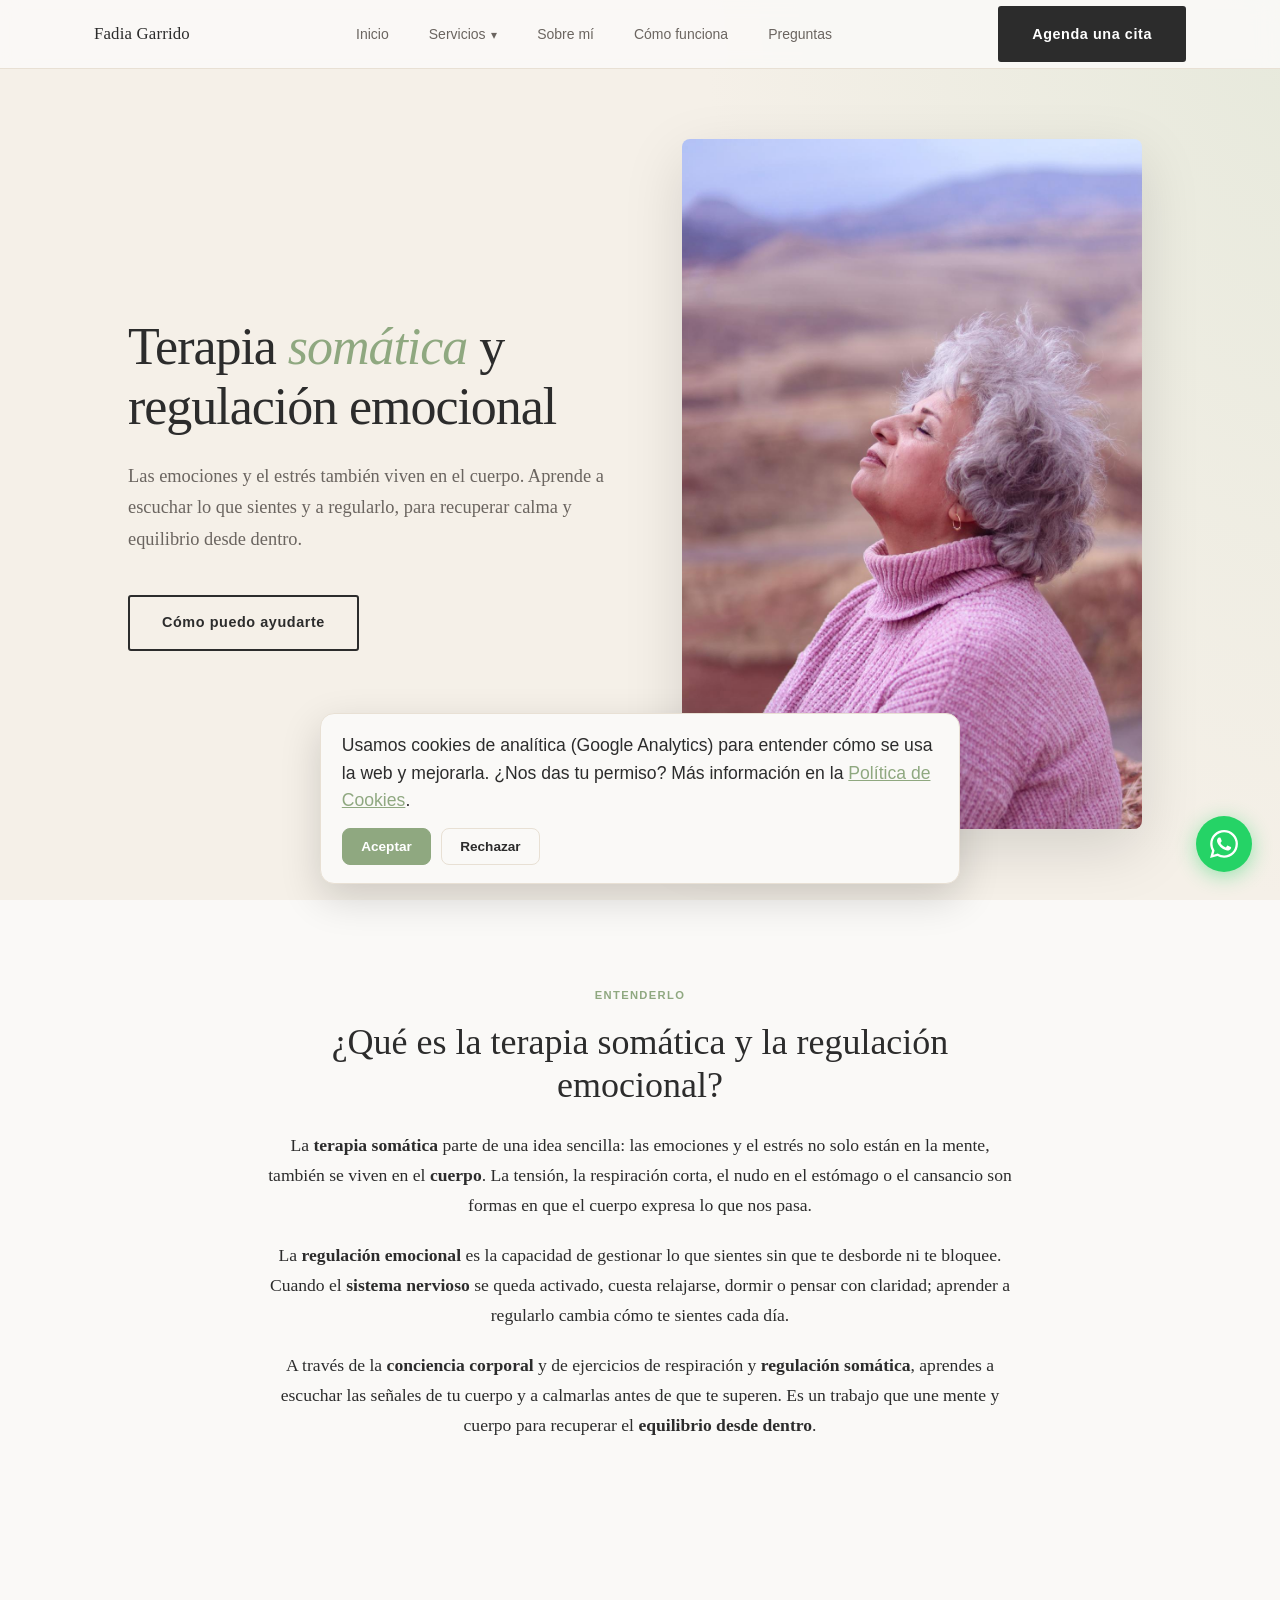
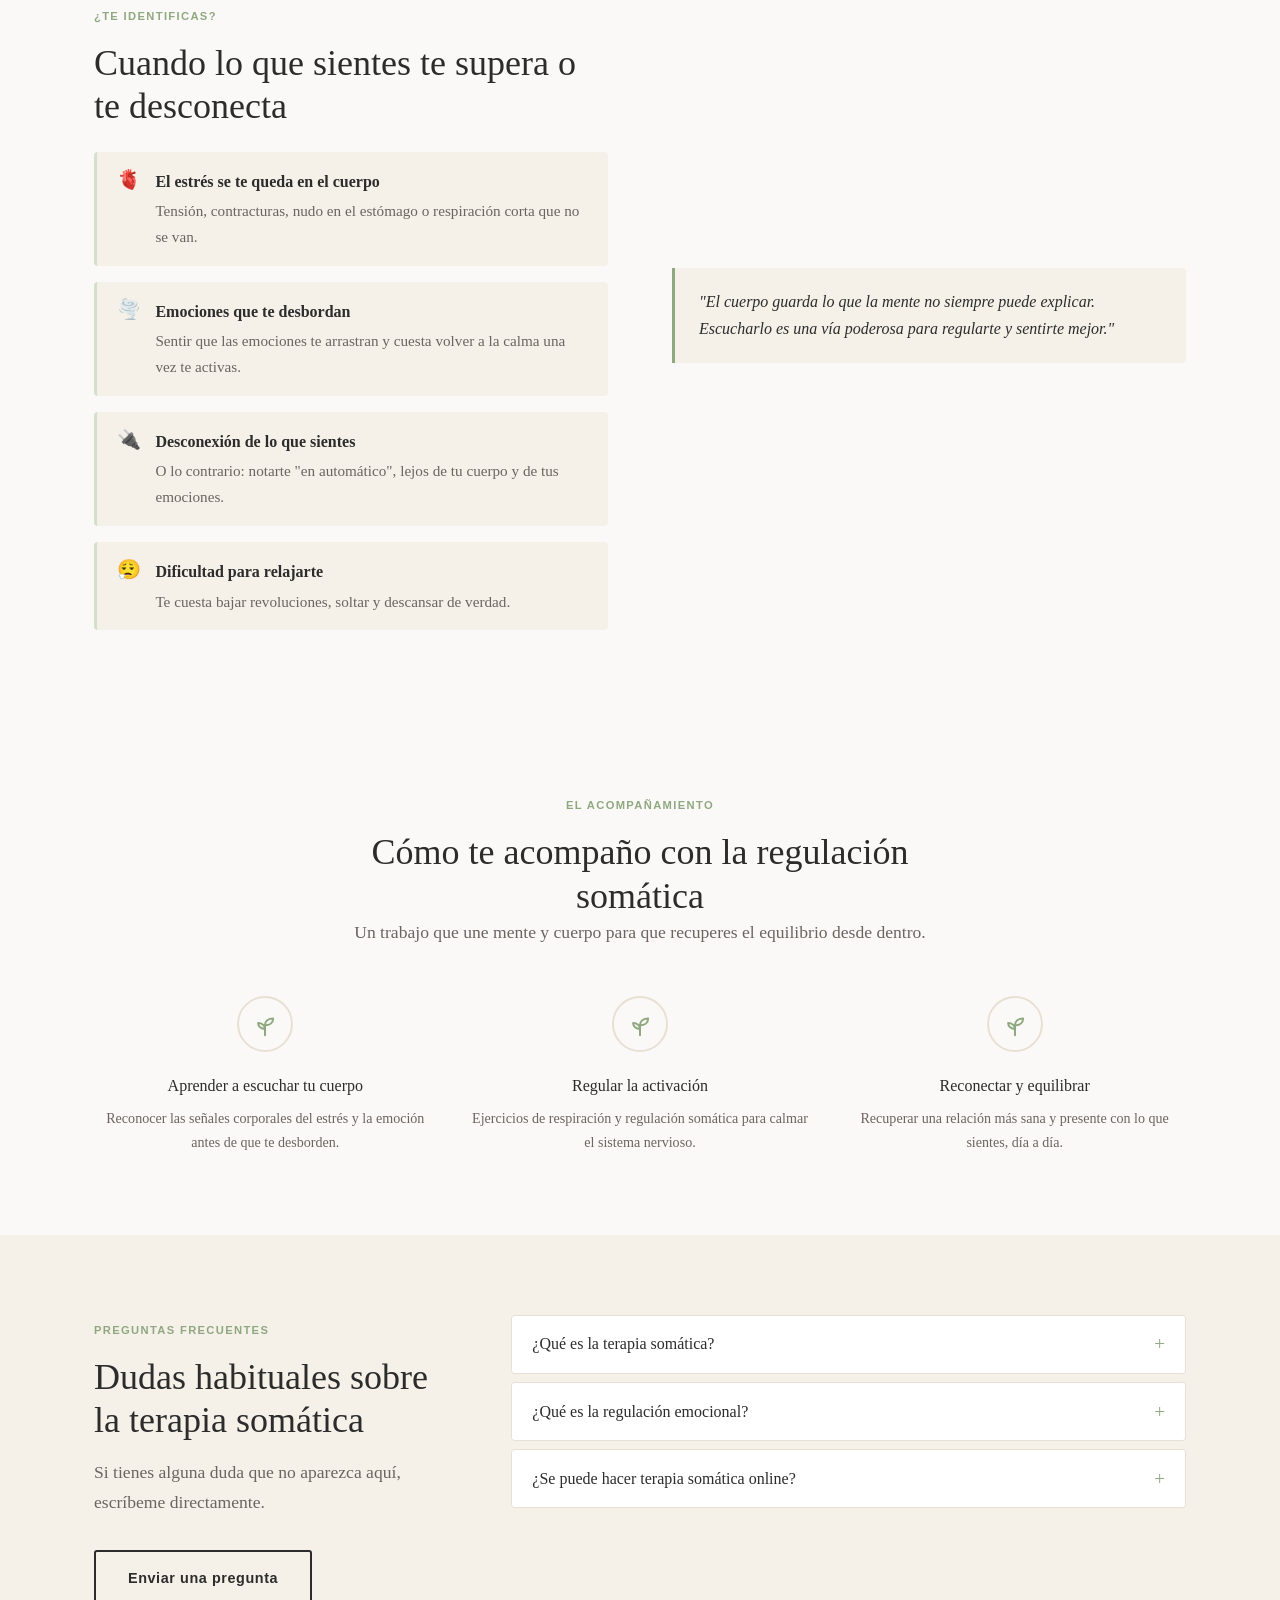
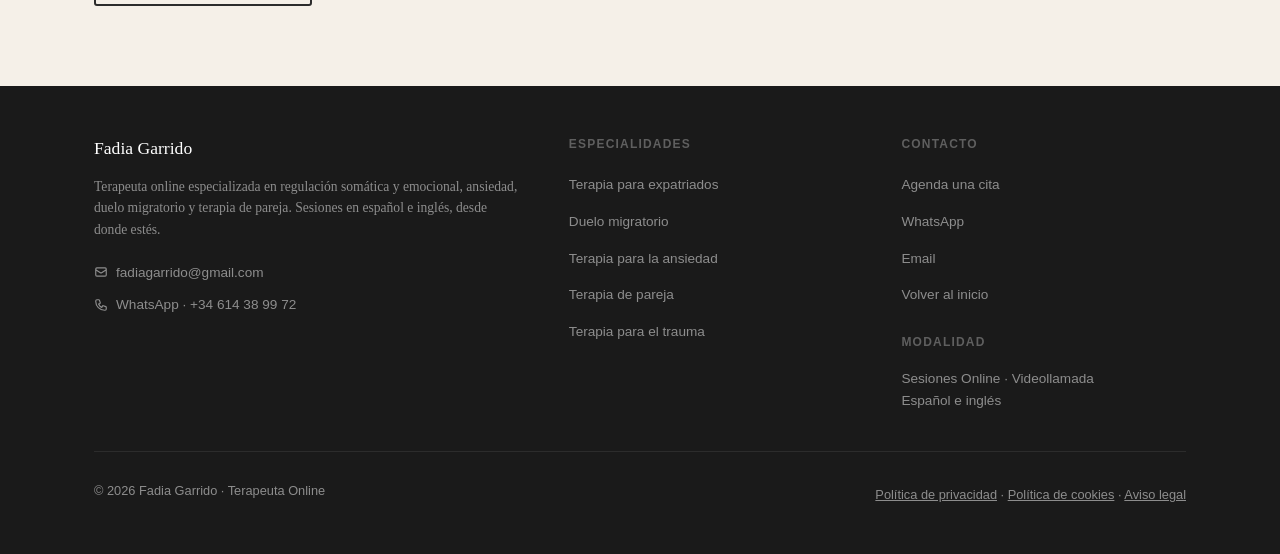
<file: terapia-somatica.html>
<!DOCTYPE html>
<html lang="es">
<head>
  <meta charset="UTF-8" />
  <meta name="viewport" content="width=device-width, initial-scale=1.0" />
    <link rel="icon" href="/favicon.ico" sizes="any" />
<link rel="icon" type="image/png" href="/favicon.png" />
  <link rel="apple-touch-icon" href="/apple-touch-icon.png" />

  <title>Terapia Somática y Regulación Emocional Online · Conciencia Corporal · Fadia Garrido</title>
  <meta name="description" content="Terapia somática online y regulación emocional, en español e inglés. Aprende a escuchar tu cuerpo y a regular el estrés y las emociones que también se viven en él." />
  <meta name="keywords" content="terapia somática, regulación emocional, conciencia corporal, regulación somática, terapia cuerpo emociones, terapeuta somática online, fadia garrido" />
  <link rel="canonical" href="https://fadiagarrido.com/terapia-somatica.html" />
  <meta name="robots" content="index, follow" />

  <meta property="og:type" content="website" />
  <meta property="og:title" content="Terapia Somática y Regulación Emocional Online | Fadia Garrido" />
  <meta property="og:description" content="Terapia somática online y regulación emocional en español e inglés. Escucha tu cuerpo y regula el estrés." />
  <meta property="og:url" content="https://fadiagarrido.com/terapia-somatica.html" />
  <meta property="og:locale" content="es_ES" />
  <meta property="og:image" content="https://fadiagarrido.com/foto%20fadia.jpg" />
  <meta property="og:image:alt" content="Fadia Garrido, terapia somática y regulación emocional online" />

  <meta name="twitter:card" content="summary_large_image" />
  <meta name="twitter:title" content="Terapia Somática y Regulación Emocional Online | Fadia Garrido" />
  <meta name="twitter:description" content="Terapia somática online y regulación emocional en español e inglés." />
  <meta name="twitter:image" content="https://fadiagarrido.com/foto%20fadia.jpg" />
  <meta name="twitter:image:alt" content="Fadia Garrido, terapia somática online" />

  <link rel="preload" as="image" href="concienciacorporal2.jpeg" />
  <link rel="stylesheet" href="/styles.css" />

  <script type="application/ld+json">
  {
    "@context": "https://schema.org",
    "@type": "Service",
    "name": "Terapia Somática y Regulación Emocional Online",
    "serviceType": "Terapia somática y regulación emocional",
    "description": "Terapia somática online en español e inglés: conciencia corporal, regulación emocional y manejo del estrés que se vive en el cuerpo.",
    "url": "https://fadiagarrido.com/terapia-somatica.html",
    "areaServed": ["España", "Europa", "Internacional"],
    "availableLanguage": ["es", "en"],
    "provider": {"@type": "Person", "name": "Fadia Garrido", "jobTitle": "Terapeuta", "url": "https://fadiagarrido.com", "telephone": "+34614389972", "email": "fadiagarrido@gmail.com"}
  }
  </script>
  <script type="application/ld+json">
  {
    "@context": "https://schema.org",
    "@type": "BreadcrumbList",
    "itemListElement": [
      {"@type": "ListItem", "position": 1, "name": "Inicio", "item": "https://fadiagarrido.com/"},
      {"@type": "ListItem", "position": 2, "name": "Terapia somática y regulación emocional", "item": "https://fadiagarrido.com/terapia-somatica.html"}
    ]
  }
  </script>
  <script type="application/ld+json">
  {
    "@context": "https://schema.org",
    "@type": "FAQPage",
    "mainEntity": [
      {"@type": "Question", "name": "¿Qué es la terapia somática?", "acceptedAnswer": {"@type": "Answer", "text": "Es un enfoque que incluye al cuerpo en el proceso terapéutico. Las emociones y el estrés no solo están en la mente: también se sienten en el cuerpo (tensión, respiración, sensaciones). Aprender a escucharlo y regularlo ayuda a sentirte mejor."}},
      {"@type": "Question", "name": "¿Qué es la regulación emocional?", "acceptedAnswer": {"@type": "Answer", "text": "Es la capacidad de gestionar lo que sientes sin que te desborde ni te bloquee. En terapia aprendes recursos para reconocer tus emociones y acompañarlas de forma más sana."}},
      {"@type": "Question", "name": "¿Se puede hacer terapia somática online?", "acceptedAnswer": {"@type": "Answer", "text": "Sí. Por videollamada trabajamos la conciencia corporal y ejercicios de regulación perfectamente, en español o en inglés, desde donde estés."}}
    ]
  }
  </script>
</head>
<body>

  <nav role="navigation" aria-label="Navegación principal">
    <div class="nav-inner">
      <a href="/" class="nav-logo" aria-label="Inicio — Fadia Garrido">Fadia Garrido</a>
      <ul class="nav-links" id="navLinks">
        <li><a href="/">Inicio</a></li>
        <li class="nav-dropdown">
          <a href="/#servicios" class="nav-dropdown-toggle" aria-haspopup="true">Servicios <span class="nav-caret" aria-hidden="true">▾</span></a>
          <ul class="nav-submenu">
            <li><a href="/duelo-migratorio.html">Duelo migratorio e identidad</a></li>
            <li><a href="/terapia-ansiedad.html">Gestión del malestar y la ansiedad</a></li>
            <li><a href="/terapia-de-pareja.html">Vínculos y relaciones · Pareja</a></li>
            <li><a href="/terapia-trauma.html">Integración de historias de vida y trauma</a></li>
            <li><a href="/terapia-tristeza.html">Tristeza y estado de ánimo</a></li>
            <li><a href="/terapia-somatica.html">Conciencia corporal y regulación somática</a></li>
          </ul>
        </li>
        <li><a href="/#sobre-mi">Sobre mí</a></li>
        <li><a href="/#como-funciona">Cómo funciona</a></li>
        <li><a href="/#faq">Preguntas</a></li>
      </ul>
      <div class="nav-cta">
        <a href="https://wa.me/34614389972?text=Hola%20Fadia%20%F0%9F%99%82%20Me%20gustar%C3%ADa%20reservar%20la%20consulta%20gratuita%20de%2010-15%20min.%20%C2%BFQu%C3%A9%20disponibilidad%20tienes%3F" class="btn btn-primary" target="_blank" rel="noopener noreferrer">Agenda una cita</a>
      </div>
      <button class="nav-toggle" id="navToggle" aria-label="Abrir menú" aria-expanded="false" aria-controls="navLinks"><span></span><span></span><span></span></button>
    </div>
  </nav>

  <section id="hero" aria-labelledby="hero-heading">
    <div class="container">
      <div class="hero-inner">
        <div class="hero-text">
          <h1 id="hero-heading" class="hero-title">
            Terapia <em>somática</em> y<br>regulación emocional
          </h1>
          <p class="hero-subtitle">
            Las emociones y el estrés también viven en el cuerpo. Aprende a escuchar lo que sientes y a regularlo, para recuperar calma y equilibrio desde dentro.
          </p>
          <div class="hero-actions">
            <a href="#como-ayuda" class="btn btn-outline">Cómo puedo ayudarte</a>
          </div>
        </div>
        <div class="hero-visual">
          <div class="hero-photo-wrap">
            <img src="concienciacorporal2.jpeg" alt="Conciencia corporal y regulación somática en terapia online" fetchpriority="high" />
          </div>
        </div>
      </div>
    </div>
  </section>

  <section id="que-es" class="section" aria-labelledby="quees-heading">
    <div class="container">
      <div style="max-width:760px; margin:0 auto; text-align:center;" data-fade>
        <span class="tag">Entenderlo</span>
        <h2 id="quees-heading">¿Qué es la terapia somática y la regulación emocional?</h2>
        <p style="margin-top:1.5rem;">La <span class="kw">terapia somática</span> parte de una idea sencilla: las emociones y el estrés no solo están en la mente, también se viven en el <span class="kw">cuerpo</span>. La tensión, la respiración corta, el nudo en el estómago o el cansancio son formas en que el cuerpo expresa lo que nos pasa.</p>
        <p style="margin-top:1.25rem;">La <span class="kw">regulación emocional</span> es la capacidad de gestionar lo que sientes sin que te desborde ni te bloquee. Cuando el <span class="kw">sistema nervioso</span> se queda activado, cuesta relajarse, dormir o pensar con claridad; aprender a regularlo cambia cómo te sientes cada día.</p>
        <p style="margin-top:1.25rem;">A través de la <span class="kw">conciencia corporal</span> y de ejercicios de respiración y <span class="kw">regulación somática</span>, aprendes a escuchar las señales de tu cuerpo y a calmarlas antes de que te superen. Es un trabajo que une mente y cuerpo para recuperar el <span class="kw">equilibrio desde dentro</span>.</p>
      </div>
    </div>
  </section>

  <section id="senales" class="section" aria-labelledby="senales-heading">
    <div class="container">
      <div class="problema-grid">
        <div>
          <span class="tag">¿Te identificas?</span>
          <h2 id="senales-heading">Cuando lo que sientes te supera o te desconecta</h2>
          <ul class="problema-list" role="list">
            <li class="problema-item"><span class="problema-item-icon" aria-hidden="true">🫀</span><div><strong>El estrés se te queda en el cuerpo</strong><p>Tensión, contracturas, nudo en el estómago o respiración corta que no se van.</p></div></li>
            <li class="problema-item"><span class="problema-item-icon" aria-hidden="true">🌪️</span><div><strong>Emociones que te desbordan</strong><p>Sentir que las emociones te arrastran y cuesta volver a la calma una vez te activas.</p></div></li>
            <li class="problema-item"><span class="problema-item-icon" aria-hidden="true">🔌</span><div><strong>Desconexión de lo que sientes</strong><p>O lo contrario: notarte "en automático", lejos de tu cuerpo y de tus emociones.</p></div></li>
            <li class="problema-item"><span class="problema-item-icon" aria-hidden="true">😮‍💨</span><div><strong>Dificultad para relajarte</strong><p>Te cuesta bajar revoluciones, soltar y descansar de verdad.</p></div></li>
          </ul>
        </div>
        <div class="sobre-quote" style="align-self:center;">"El cuerpo guarda lo que la mente no siempre puede explicar. Escucharlo es una vía poderosa para regularte y sentirte mejor."</div>
      </div>
    </div>
  </section>

  <section id="como-ayuda" class="section" aria-labelledby="ayuda-heading">
    <div class="container">
      <div style="text-align:center; max-width:620px; margin:0 auto 3rem;" data-fade>
        <span class="tag">El acompañamiento</span>
        <h2 id="ayuda-heading">Cómo te acompaño con la regulación somática</h2>
        <p class="text-muted">Un trabajo que une mente y cuerpo para que recuperes el equilibrio desde dentro.</p>
      </div>
      <div class="pasos-grid pasos-3">
        <div class="paso" data-fade data-fade-delay="1">
          <div class="paso-num" aria-hidden="true"><svg viewBox="0 0 24 24" fill="none" stroke="currentColor" stroke-width="1.6" stroke-linecap="round" stroke-linejoin="round" aria-hidden="true"><path d="M12 21v-8"/><path d="M12 13c0-3.3 2.7-5.5 6.5-5.5C18.5 10.8 15.8 13 12 13z"/><path d="M12 16c0-2.8-2.4-4.8-5.5-4.8C6.5 14 8.9 16 12 16z"/></svg></div>
          <h3>Aprender a escuchar tu cuerpo</h3>
          <p>Reconocer las señales corporales del estrés y la emoción antes de que te desborden.</p>
        </div>
        <div class="paso" data-fade data-fade-delay="2">
          <div class="paso-num" aria-hidden="true"><svg viewBox="0 0 24 24" fill="none" stroke="currentColor" stroke-width="1.6" stroke-linecap="round" stroke-linejoin="round" aria-hidden="true"><path d="M12 21v-8"/><path d="M12 13c0-3.3 2.7-5.5 6.5-5.5C18.5 10.8 15.8 13 12 13z"/><path d="M12 16c0-2.8-2.4-4.8-5.5-4.8C6.5 14 8.9 16 12 16z"/></svg></div>
          <h3>Regular la activación</h3>
          <p>Ejercicios de respiración y regulación somática para calmar el sistema nervioso.</p>
        </div>
        <div class="paso" data-fade data-fade-delay="3">
          <div class="paso-num" aria-hidden="true"><svg viewBox="0 0 24 24" fill="none" stroke="currentColor" stroke-width="1.6" stroke-linecap="round" stroke-linejoin="round" aria-hidden="true"><path d="M12 21v-8"/><path d="M12 13c0-3.3 2.7-5.5 6.5-5.5C18.5 10.8 15.8 13 12 13z"/><path d="M12 16c0-2.8-2.4-4.8-5.5-4.8C6.5 14 8.9 16 12 16z"/></svg></div>
          <h3>Reconectar y equilibrar</h3>
          <p>Recuperar una relación más sana y presente con lo que sientes, día a día.</p>
        </div>
      </div>
    </div>
  </section>

  <section id="faq" class="section" aria-labelledby="faq-heading">
    <div class="container">
      <div class="faq-layout">
        <div data-fade>
          <span class="tag">Preguntas frecuentes</span>
          <h2 id="faq-heading">Dudas habituales sobre la terapia somática</h2>
          <p class="text-muted" style="margin-top:1rem; margin-bottom:2rem;">Si tienes alguna duda que no aparezca aquí, escríbeme directamente.</p>
          <a href="https://wa.me/34614389972" class="btn btn-outline faq-sidebar-btn" target="_blank" rel="noopener noreferrer">Enviar una pregunta</a>
        </div>
        <div class="faq-list" data-fade data-fade-delay="2">
          <div class="faq-item"><button class="faq-question" aria-expanded="false" aria-controls="cfaq1">¿Qué es la terapia somática?<span class="faq-icon" aria-hidden="true">+</span></button><div class="faq-answer" id="cfaq1" role="region">Es un enfoque que incluye al cuerpo en el proceso terapéutico. Las emociones y el estrés no solo están en la mente: también se sienten en el cuerpo (tensión, respiración, sensaciones). Aprender a escucharlo y regularlo ayuda a sentirte mejor.</div></div>
          <div class="faq-item"><button class="faq-question" aria-expanded="false" aria-controls="cfaq2">¿Qué es la regulación emocional?<span class="faq-icon" aria-hidden="true">+</span></button><div class="faq-answer" id="cfaq2" role="region">Es la capacidad de gestionar lo que sientes sin que te desborde ni te bloquee. En terapia aprendes recursos para reconocer tus emociones y acompañarlas de forma más sana.</div></div>
          <div class="faq-item"><button class="faq-question" aria-expanded="false" aria-controls="cfaq3">¿Se puede hacer terapia somática online?<span class="faq-icon" aria-hidden="true">+</span></button><div class="faq-answer" id="cfaq3" role="region">Sí. Por videollamada trabajamos la conciencia corporal y ejercicios de regulación perfectamente, en español o en inglés, desde donde estés.</div></div>
        </div>
      </div>
    </div>
  </section>

  <footer role="contentinfo">
    <div class="container">
      <div class="footer-inner">
        <div>
          <p class="footer-brand-name">Fadia Garrido</p>
          <p class="footer-brand-desc">Terapeuta online especializada en regulación somática y emocional, ansiedad, duelo migratorio y terapia de pareja. Sesiones en español e inglés, desde donde estés.</p>
          <div class="footer-contact">
            <a href="mailto:fadiagarrido@gmail.com" aria-label="Enviar email"><svg width="14" height="14" fill="none" viewBox="0 0 24 24" stroke="currentColor" stroke-width="2" aria-hidden="true"><path d="M3 8l7.89 5.26a2 2 0 002.22 0L21 8M5 19h14a2 2 0 002-2V7a2 2 0 00-2-2H5a2 2 0 00-2 2v10a2 2 0 002 2z"/></svg>fadiagarrido@gmail.com</a>
            <a href="https://wa.me/34614389972" target="_blank" rel="noopener noreferrer" aria-label="WhatsApp"><svg width="14" height="14" fill="none" viewBox="0 0 24 24" stroke="currentColor" stroke-width="2" aria-hidden="true"><path d="M3 5a2 2 0 012-2h3.28a1 1 0 01.948.684l1.498 4.493a1 1 0 01-.502 1.21l-2.257 1.13a11.042 11.042 0 005.516 5.516l1.13-2.257a1 1 0 011.21-.502l4.493 1.498a1 1 0 01.684.949V19a2 2 0 01-2 2h-1C9.716 21 3 14.284 3 6V5z"/></svg>WhatsApp · +34 614 38 99 72</a>
          </div>
        </div>
        <div>
          <p class="footer-col-title">Especialidades</p>
          <ul class="footer-links">
            <li><a href="/terapia-para-expatriados.html">Terapia para expatriados</a></li>
            <li><a href="/duelo-migratorio.html">Duelo migratorio</a></li>
            <li><a href="/terapia-ansiedad.html">Terapia para la ansiedad</a></li>
            <li><a href="/terapia-de-pareja.html">Terapia de pareja</a></li>
            <li><a href="/terapia-trauma.html">Terapia para el trauma</a></li>
          </ul>
        </div>
        <div>
          <p class="footer-col-title">Contacto</p>
          <ul class="footer-links">
            <li><a href="https://wa.me/34614389972?text=Hola%20Fadia%20%F0%9F%99%82%20Me%20gustar%C3%ADa%20reservar%20la%20consulta%20gratuita%20de%2010-15%20min.%20%C2%BFQu%C3%A9%20disponibilidad%20tienes%3F" target="_blank" rel="noopener noreferrer">Agenda una cita</a></li>
            <li><a href="https://wa.me/34614389972" target="_blank" rel="noopener noreferrer">WhatsApp</a></li>
            <li><a href="mailto:fadiagarrido@gmail.com">Email</a></li>
            <li><a href="/">Volver al inicio</a></li>
          </ul>
          <p class="footer-col-title" style="margin-top:1.5rem;">Modalidad</p>
          <p style="font-family:Arial,sans-serif; font-size:0.85rem; line-height:1.6;">Sesiones Online · Videollamada<br>Español e inglés</p>
        </div>
      </div>
      <div class="footer-bottom"><p>© 2026 Fadia Garrido · Terapeuta Online</p>
        <p style="margin-top:0.5rem;"><a href="/privacidad.html" style="color:inherit;">Política de privacidad</a> · <a href="/cookies.html" style="color:inherit;">Política de cookies</a> · <a href="/aviso-legal.html" style="color:inherit;">Aviso legal</a></p></div>
    </div>
  </footer>

  <a href="https://wa.me/34614389972?text=Hola%20Fadia%20%F0%9F%99%82%20Me%20gustar%C3%ADa%20reservar%20la%20consulta%20gratuita%20de%2010-15%20min.%20%C2%BFQu%C3%A9%20disponibilidad%20tienes%3F" class="whatsapp-float" target="_blank" rel="noopener noreferrer" aria-label="Contactar por WhatsApp">
    <svg viewBox="0 0 24 24" xmlns="http://www.w3.org/2000/svg" aria-hidden="true"><path d="M17.472 14.382c-.297-.149-1.758-.867-2.03-.967-.273-.099-.471-.148-.67.15-.197.297-.767.966-.94 1.164-.173.199-.347.223-.644.075-.297-.15-1.255-.463-2.39-1.475-.883-.788-1.48-1.761-1.653-2.059-.173-.297-.018-.458.13-.606.134-.133.298-.347.446-.52.149-.174.198-.298.298-.497.099-.198.05-.371-.025-.52-.075-.149-.669-1.612-.916-2.207-.242-.579-.487-.5-.669-.51-.173-.008-.371-.01-.57-.01-.198 0-.52.074-.792.372-.272.297-1.04 1.016-1.04 2.479 0 1.462 1.065 2.875 1.213 3.074.149.198 2.096 3.2 5.077 4.487.709.306 1.262.489 1.694.625.712.227 1.36.195 1.871.118.571-.085 1.758-.719 2.006-1.413.248-.694.248-1.289.173-1.413-.074-.124-.272-.198-.57-.347m-5.421 7.403h-.004a9.87 9.87 0 01-5.031-1.378l-.361-.214-3.741.982.998-3.648-.235-.374a9.86 9.86 0 01-1.51-5.26c.001-5.45 4.436-9.884 9.888-9.884 2.64 0 5.122 1.03 6.988 2.898a9.825 9.825 0 012.893 6.994c-.003 5.45-4.437 9.884-9.885 9.884m8.413-18.297A11.815 11.815 0 0012.05 0C5.495 0 .16 5.335.157 11.892c0 2.096.547 4.142 1.588 5.945L.057 24l6.305-1.654a11.882 11.882 0 005.683 1.448h.005c6.554 0 11.89-5.335 11.893-11.893a11.821 11.821 0 00-3.48-8.413z"/></svg>
  </a>

  <script>
    const toggle = document.getElementById('navToggle');
    const navLinks = document.getElementById('navLinks');
    toggle.addEventListener('click', () => { const open = navLinks.classList.toggle('open'); toggle.setAttribute('aria-expanded', open); });
    navLinks.querySelectorAll('a:not(.nav-dropdown-toggle)').forEach(a => { a.addEventListener('click', () => { navLinks.classList.remove('open'); toggle.setAttribute('aria-expanded', false); }); });
    const dropToggle = document.querySelector('.nav-dropdown-toggle');
    const dropdown = document.querySelector('.nav-dropdown');
    if (dropToggle && dropdown) { dropToggle.addEventListener('click', (e) => { e.preventDefault(); if (window.matchMedia('(max-width: 768px)').matches) { dropdown.classList.toggle('open'); } }); }
    document.querySelectorAll('.faq-question').forEach(btn => {
      btn.addEventListener('click', () => {
        const expanded = btn.getAttribute('aria-expanded') === 'true';
        document.querySelectorAll('.faq-question').forEach(b => { b.setAttribute('aria-expanded', 'false'); document.getElementById(b.getAttribute('aria-controls')).classList.remove('open'); });
        if (!expanded) { btn.setAttribute('aria-expanded', 'true'); document.getElementById(btn.getAttribute('aria-controls')).classList.add('open'); }
      });
    });
    const observer = new IntersectionObserver((entries) => { entries.forEach(e => { if (e.isIntersecting) { e.target.classList.add('visible'); observer.unobserve(e.target); } }); }, { threshold: 0.12 });
    document.querySelectorAll('[data-fade]').forEach(el => observer.observe(el));
  </script>
  <script src="/analytics.js" defer></script>
</body>
</html>
</file>
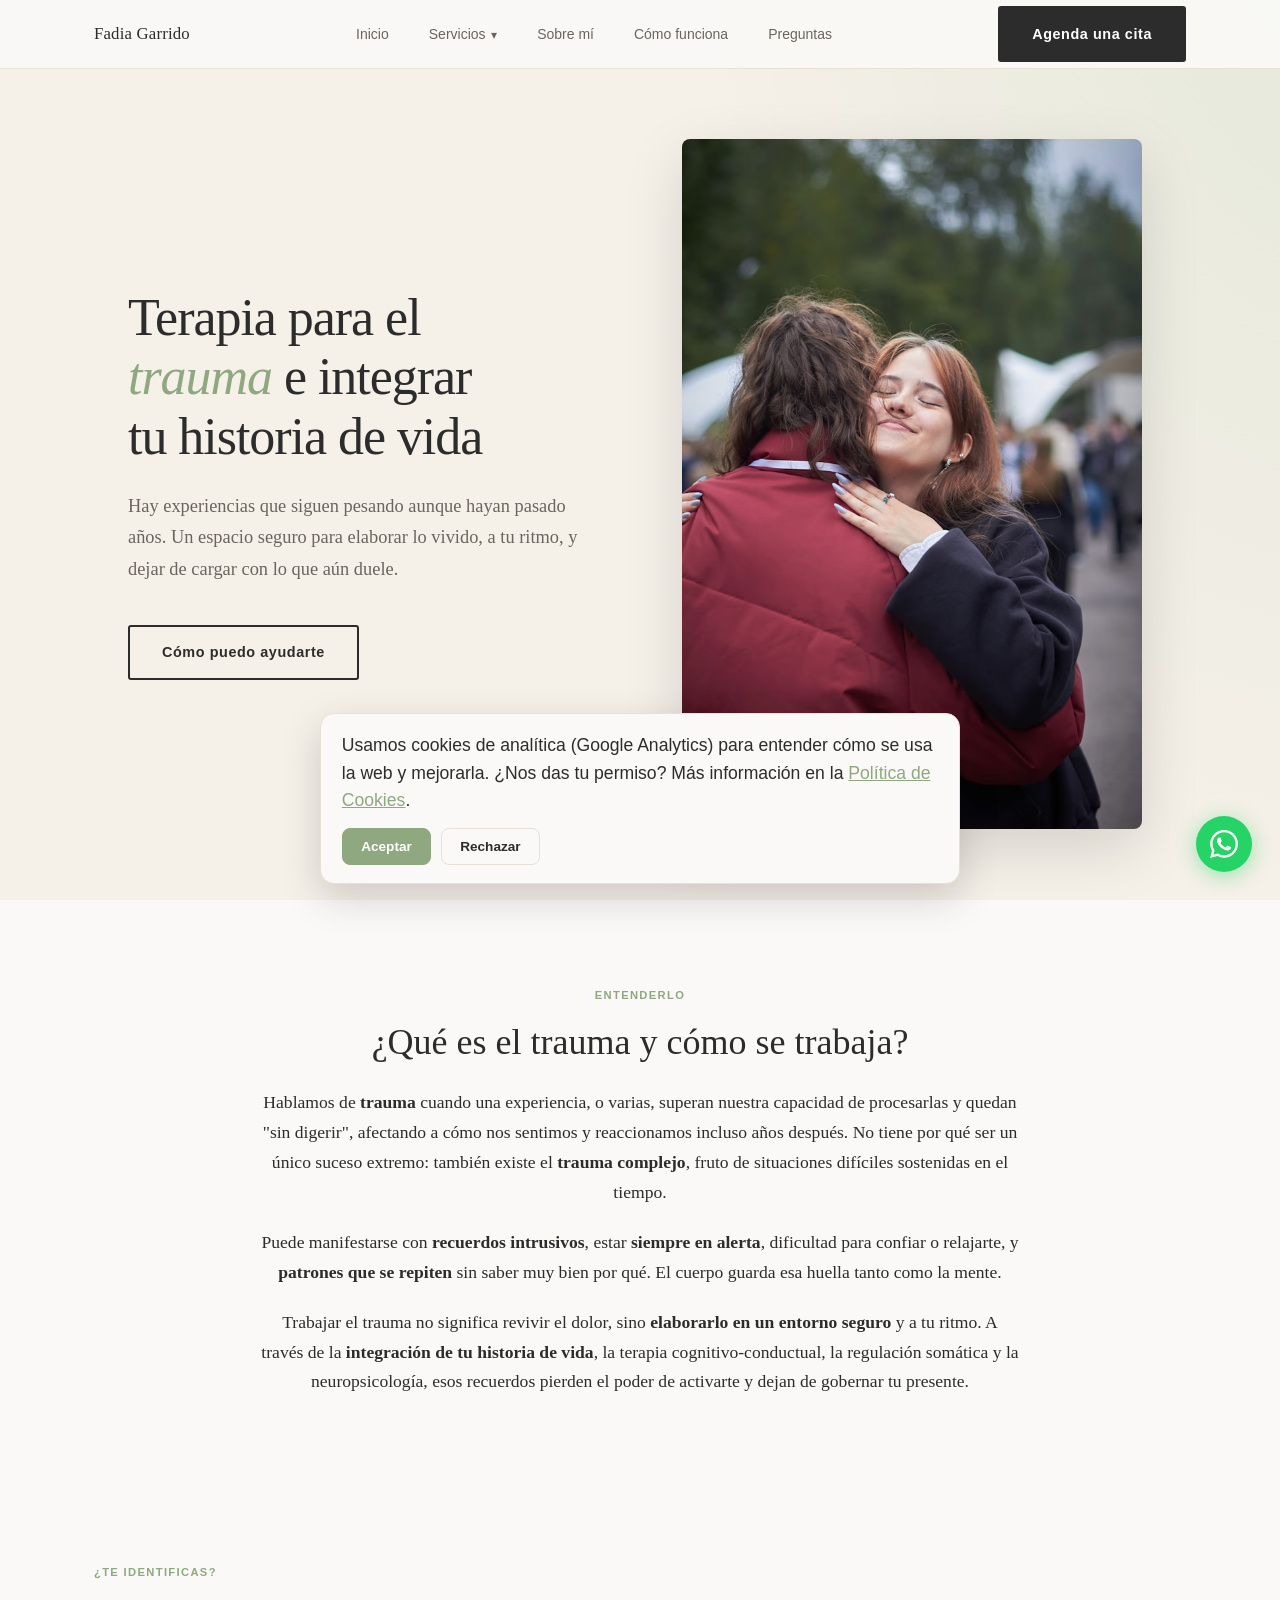
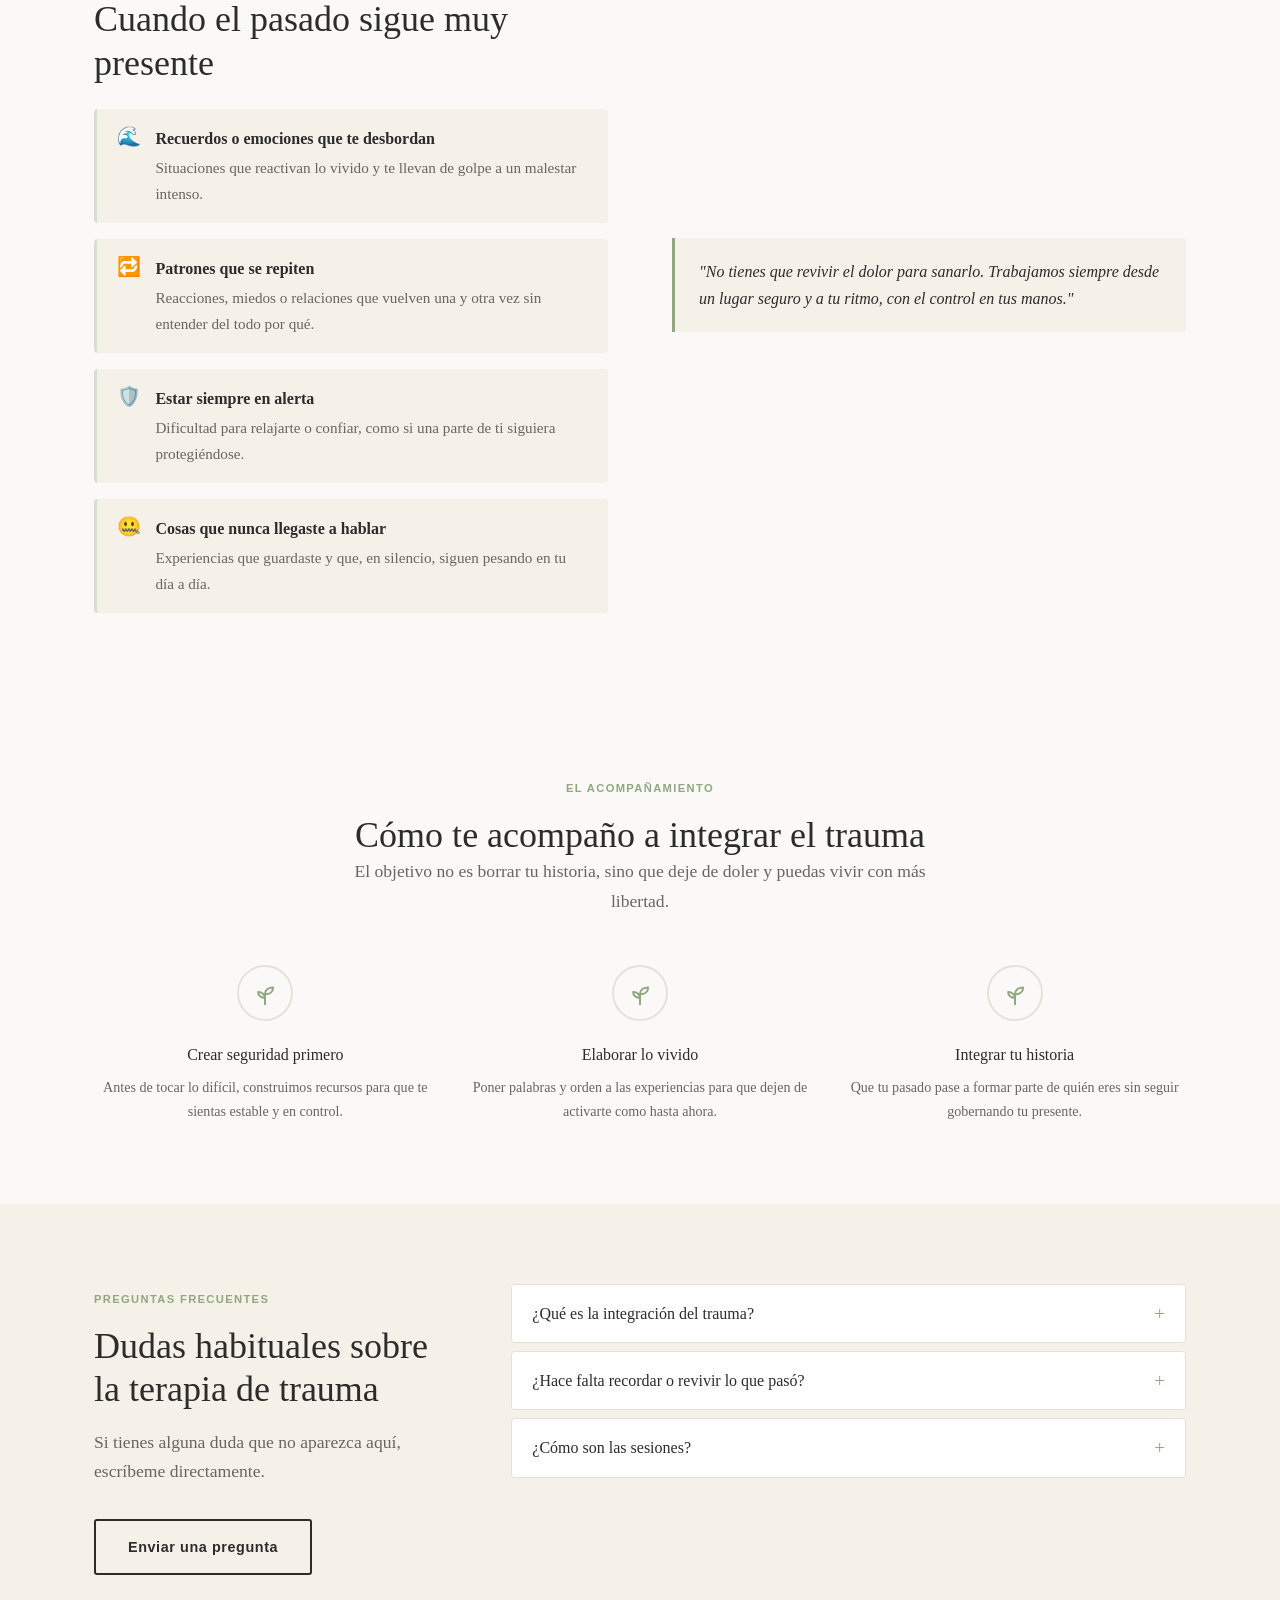
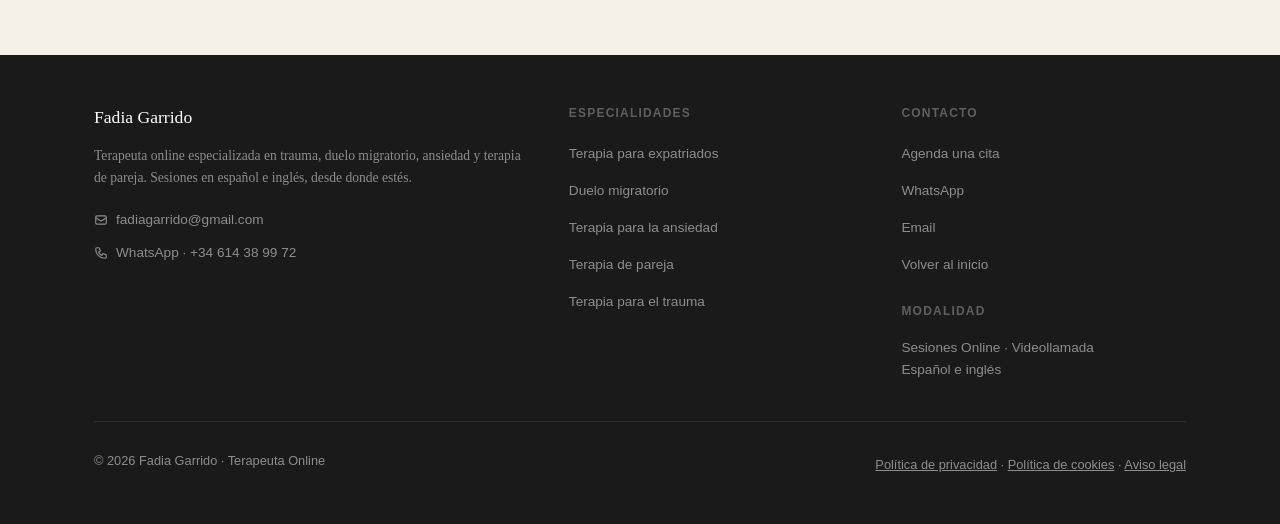
<file: terapia-trauma.html>
<!DOCTYPE html>
<html lang="es">
<head>
  <meta charset="UTF-8" />
  <meta name="viewport" content="width=device-width, initial-scale=1.0" />
    <link rel="icon" href="/favicon.ico" sizes="any" />
<link rel="icon" type="image/png" href="/favicon.png" />
  <link rel="apple-touch-icon" href="/apple-touch-icon.png" />

  <title>Terapia para el Trauma Online | Integración de Historias de Vida · Fadia Garrido</title>
  <meta name="description" content="Terapia online para el trauma y las experiencias difíciles del pasado, en español e inglés. Integra tu historia de vida y deja de cargar con lo que aún pesa." />
  <meta name="keywords" content="terapia para el trauma, terapia trauma online, integración de trauma, terapeuta trauma online, superar experiencias difíciles, historias de vida, fadia garrido" />
  <link rel="canonical" href="https://fadiagarrido.com/terapia-trauma.html" />
  <meta name="robots" content="index, follow" />

  <meta property="og:type" content="website" />
  <meta property="og:title" content="Terapia para el Trauma Online | Fadia Garrido" />
  <meta property="og:description" content="Terapia online en español e inglés para el trauma y las experiencias difíciles del pasado. Integra tu historia de vida." />
  <meta property="og:url" content="https://fadiagarrido.com/terapia-trauma.html" />
  <meta property="og:locale" content="es_ES" />
  <meta property="og:image" content="https://fadiagarrido.com/foto%20fadia.jpg" />
  <meta property="og:image:alt" content="Fadia Garrido, terapeuta online para el trauma" />

  <meta name="twitter:card" content="summary_large_image" />
  <meta name="twitter:title" content="Terapia para el Trauma Online | Fadia Garrido" />
  <meta name="twitter:description" content="Terapia online en español e inglés para el trauma y las experiencias difíciles." />
  <meta name="twitter:image" content="https://fadiagarrido.com/foto%20fadia.jpg" />
  <meta name="twitter:image:alt" content="Fadia Garrido, terapeuta online para el trauma" />

  <link rel="preload" as="image" href="integracion%20historias%20de%20vida.avif" type="image/avif" />
  <link rel="stylesheet" href="/styles.css" />

  <script type="application/ld+json">
  {
    "@context": "https://schema.org",
    "@type": "Service",
    "name": "Terapia para el Trauma Online",
    "serviceType": "Terapia e integración de trauma",
    "description": "Terapia online en español e inglés para el trauma y las experiencias difíciles del pasado: integración de historias de vida y regulación del malestar.",
    "url": "https://fadiagarrido.com/terapia-trauma.html",
    "areaServed": ["España", "Europa", "Internacional"],
    "availableLanguage": ["es", "en"],
    "provider": {"@type": "Person", "name": "Fadia Garrido", "jobTitle": "Terapeuta", "url": "https://fadiagarrido.com", "telephone": "+34614389972", "email": "fadiagarrido@gmail.com"}
  }
  </script>
  <script type="application/ld+json">
  {
    "@context": "https://schema.org",
    "@type": "BreadcrumbList",
    "itemListElement": [
      {"@type": "ListItem", "position": 1, "name": "Inicio", "item": "https://fadiagarrido.com/"},
      {"@type": "ListItem", "position": 2, "name": "Terapia para el trauma", "item": "https://fadiagarrido.com/terapia-trauma.html"}
    ]
  }
  </script>
  <script type="application/ld+json">
  {
    "@context": "https://schema.org",
    "@type": "FAQPage",
    "mainEntity": [
      {"@type": "Question", "name": "¿Qué es la integración del trauma?", "acceptedAnswer": {"@type": "Answer", "text": "Es el proceso de elaborar experiencias difíciles del pasado para que dejen de condicionar tu presente. No se trata de olvidar, sino de que esos recuerdos pesen menos y pierdan el poder de activarte."}},
      {"@type": "Question", "name": "¿Hace falta recordar o revivir lo que pasó?", "acceptedAnswer": {"@type": "Answer", "text": "No de forma brusca. Trabajamos siempre a tu ritmo y desde un lugar seguro. La prioridad es que te sientas en control durante todo el proceso."}},
      {"@type": "Question", "name": "¿Cómo son las sesiones?", "acceptedAnswer": {"@type": "Answer", "text": "Son online, por videollamada, en español o en inglés. Combino terapia cognitivo-conductual, regulación somática y neuropsicología, adaptando el ritmo a ti."}}
    ]
  }
  </script>
</head>
<body>

  <nav role="navigation" aria-label="Navegación principal">
    <div class="nav-inner">
      <a href="/" class="nav-logo" aria-label="Inicio — Fadia Garrido">Fadia Garrido</a>
      <ul class="nav-links" id="navLinks">
        <li><a href="/">Inicio</a></li>
        <li class="nav-dropdown">
          <a href="/#servicios" class="nav-dropdown-toggle" aria-haspopup="true">Servicios <span class="nav-caret" aria-hidden="true">▾</span></a>
          <ul class="nav-submenu">
            <li><a href="/duelo-migratorio.html">Duelo migratorio e identidad</a></li>
            <li><a href="/terapia-ansiedad.html">Gestión del malestar y la ansiedad</a></li>
            <li><a href="/terapia-de-pareja.html">Vínculos y relaciones · Pareja</a></li>
            <li><a href="/terapia-trauma.html">Integración de historias de vida y trauma</a></li>
            <li><a href="/terapia-tristeza.html">Tristeza y estado de ánimo</a></li>
            <li><a href="/terapia-somatica.html">Conciencia corporal y regulación somática</a></li>
          </ul>
        </li>
        <li><a href="/#sobre-mi">Sobre mí</a></li>
        <li><a href="/#como-funciona">Cómo funciona</a></li>
        <li><a href="/#faq">Preguntas</a></li>
      </ul>
      <div class="nav-cta">
        <a href="https://wa.me/34614389972?text=Hola%20Fadia%20%F0%9F%99%82%20Me%20gustar%C3%ADa%20reservar%20la%20consulta%20gratuita%20de%2010-15%20min.%20%C2%BFQu%C3%A9%20disponibilidad%20tienes%3F" class="btn btn-primary" target="_blank" rel="noopener noreferrer">Agenda una cita</a>
      </div>
      <button class="nav-toggle" id="navToggle" aria-label="Abrir menú" aria-expanded="false" aria-controls="navLinks"><span></span><span></span><span></span></button>
    </div>
  </nav>

  <section id="hero" aria-labelledby="hero-heading">
    <div class="container">
      <div class="hero-inner">
        <div class="hero-text">
          <h1 id="hero-heading" class="hero-title">
            Terapia para el<br><em>trauma</em> e integrar<br>tu historia de vida
          </h1>
          <p class="hero-subtitle">
            Hay experiencias que siguen pesando aunque hayan pasado años. Un espacio seguro para elaborar lo vivido, a tu ritmo, y dejar de cargar con lo que aún duele.
          </p>
          <div class="hero-actions">
            <a href="#como-ayuda" class="btn btn-outline">Cómo puedo ayudarte</a>
          </div>
        </div>
        <div class="hero-visual">
          <div class="hero-photo-wrap">
            <img src="integracion%20historias%20de%20vida.avif" alt="Integración de historias de vida y trauma en terapia online" width="683" height="1024" fetchpriority="high" />
          </div>
        </div>
      </div>
    </div>
  </section>

  <section id="que-es" class="section" aria-labelledby="quees-heading">
    <div class="container">
      <div style="max-width:760px; margin:0 auto; text-align:center;" data-fade>
        <span class="tag">Entenderlo</span>
        <h2 id="quees-heading">¿Qué es el trauma y cómo se trabaja?</h2>
        <p style="margin-top:1.5rem;">Hablamos de <span class="kw">trauma</span> cuando una experiencia, o varias, superan nuestra capacidad de procesarlas y quedan "sin digerir", afectando a cómo nos sentimos y reaccionamos incluso años después. No tiene por qué ser un único suceso extremo: también existe el <span class="kw">trauma complejo</span>, fruto de situaciones difíciles sostenidas en el tiempo.</p>
        <p style="margin-top:1.25rem;">Puede manifestarse con <span class="kw">recuerdos intrusivos</span>, estar <span class="kw">siempre en alerta</span>, dificultad para confiar o relajarte, y <span class="kw">patrones que se repiten</span> sin saber muy bien por qué. El cuerpo guarda esa huella tanto como la mente.</p>
        <p style="margin-top:1.25rem;">Trabajar el trauma no significa revivir el dolor, sino <span class="kw">elaborarlo en un entorno seguro</span> y a tu ritmo. A través de la <span class="kw">integración de tu historia de vida</span>, la terapia cognitivo-conductual, la regulación somática y la neuropsicología, esos recuerdos pierden el poder de activarte y dejan de gobernar tu presente.</p>
      </div>
    </div>
  </section>

  <section id="senales" class="section" aria-labelledby="senales-heading">
    <div class="container">
      <div class="problema-grid">
        <div>
          <span class="tag">¿Te identificas?</span>
          <h2 id="senales-heading">Cuando el pasado sigue muy presente</h2>
          <ul class="problema-list" role="list">
            <li class="problema-item"><span class="problema-item-icon" aria-hidden="true">🌊</span><div><strong>Recuerdos o emociones que te desbordan</strong><p>Situaciones que reactivan lo vivido y te llevan de golpe a un malestar intenso.</p></div></li>
            <li class="problema-item"><span class="problema-item-icon" aria-hidden="true">🔁</span><div><strong>Patrones que se repiten</strong><p>Reacciones, miedos o relaciones que vuelven una y otra vez sin entender del todo por qué.</p></div></li>
            <li class="problema-item"><span class="problema-item-icon" aria-hidden="true">🛡️</span><div><strong>Estar siempre en alerta</strong><p>Dificultad para relajarte o confiar, como si una parte de ti siguiera protegiéndose.</p></div></li>
            <li class="problema-item"><span class="problema-item-icon" aria-hidden="true">🤐</span><div><strong>Cosas que nunca llegaste a hablar</strong><p>Experiencias que guardaste y que, en silencio, siguen pesando en tu día a día.</p></div></li>
          </ul>
        </div>
        <div class="sobre-quote" style="align-self:center;">"No tienes que revivir el dolor para sanarlo. Trabajamos siempre desde un lugar seguro y a tu ritmo, con el control en tus manos."</div>
      </div>
    </div>
  </section>

  <section id="como-ayuda" class="section" aria-labelledby="ayuda-heading">
    <div class="container">
      <div style="text-align:center; max-width:620px; margin:0 auto 3rem;" data-fade>
        <span class="tag">El acompañamiento</span>
        <h2 id="ayuda-heading">Cómo te acompaño a integrar el trauma</h2>
        <p class="text-muted">El objetivo no es borrar tu historia, sino que deje de doler y puedas vivir con más libertad.</p>
      </div>
      <div class="pasos-grid pasos-3">
        <div class="paso" data-fade data-fade-delay="1">
          <div class="paso-num" aria-hidden="true"><svg viewBox="0 0 24 24" fill="none" stroke="currentColor" stroke-width="1.6" stroke-linecap="round" stroke-linejoin="round" aria-hidden="true"><path d="M12 21v-8"/><path d="M12 13c0-3.3 2.7-5.5 6.5-5.5C18.5 10.8 15.8 13 12 13z"/><path d="M12 16c0-2.8-2.4-4.8-5.5-4.8C6.5 14 8.9 16 12 16z"/></svg></div>
          <h3>Crear seguridad primero</h3>
          <p>Antes de tocar lo difícil, construimos recursos para que te sientas estable y en control.</p>
        </div>
        <div class="paso" data-fade data-fade-delay="2">
          <div class="paso-num" aria-hidden="true"><svg viewBox="0 0 24 24" fill="none" stroke="currentColor" stroke-width="1.6" stroke-linecap="round" stroke-linejoin="round" aria-hidden="true"><path d="M12 21v-8"/><path d="M12 13c0-3.3 2.7-5.5 6.5-5.5C18.5 10.8 15.8 13 12 13z"/><path d="M12 16c0-2.8-2.4-4.8-5.5-4.8C6.5 14 8.9 16 12 16z"/></svg></div>
          <h3>Elaborar lo vivido</h3>
          <p>Poner palabras y orden a las experiencias para que dejen de activarte como hasta ahora.</p>
        </div>
        <div class="paso" data-fade data-fade-delay="3">
          <div class="paso-num" aria-hidden="true"><svg viewBox="0 0 24 24" fill="none" stroke="currentColor" stroke-width="1.6" stroke-linecap="round" stroke-linejoin="round" aria-hidden="true"><path d="M12 21v-8"/><path d="M12 13c0-3.3 2.7-5.5 6.5-5.5C18.5 10.8 15.8 13 12 13z"/><path d="M12 16c0-2.8-2.4-4.8-5.5-4.8C6.5 14 8.9 16 12 16z"/></svg></div>
          <h3>Integrar tu historia</h3>
          <p>Que tu pasado pase a formar parte de quién eres sin seguir gobernando tu presente.</p>
        </div>
      </div>
    </div>
  </section>

  <section id="faq" class="section" aria-labelledby="faq-heading">
    <div class="container">
      <div class="faq-layout">
        <div data-fade>
          <span class="tag">Preguntas frecuentes</span>
          <h2 id="faq-heading">Dudas habituales sobre la terapia de trauma</h2>
          <p class="text-muted" style="margin-top:1rem; margin-bottom:2rem;">Si tienes alguna duda que no aparezca aquí, escríbeme directamente.</p>
          <a href="https://wa.me/34614389972" class="btn btn-outline faq-sidebar-btn" target="_blank" rel="noopener noreferrer">Enviar una pregunta</a>
        </div>
        <div class="faq-list" data-fade data-fade-delay="2">
          <div class="faq-item"><button class="faq-question" aria-expanded="false" aria-controls="tfaq1">¿Qué es la integración del trauma?<span class="faq-icon" aria-hidden="true">+</span></button><div class="faq-answer" id="tfaq1" role="region">Es el proceso de elaborar experiencias difíciles del pasado para que dejen de condicionar tu presente. No se trata de olvidar, sino de que esos recuerdos pesen menos y pierdan el poder de activarte.</div></div>
          <div class="faq-item"><button class="faq-question" aria-expanded="false" aria-controls="tfaq2">¿Hace falta recordar o revivir lo que pasó?<span class="faq-icon" aria-hidden="true">+</span></button><div class="faq-answer" id="tfaq2" role="region">No de forma brusca. Trabajamos siempre a tu ritmo y desde un lugar seguro. La prioridad es que te sientas en control durante todo el proceso.</div></div>
          <div class="faq-item"><button class="faq-question" aria-expanded="false" aria-controls="tfaq3">¿Cómo son las sesiones?<span class="faq-icon" aria-hidden="true">+</span></button><div class="faq-answer" id="tfaq3" role="region">Son online, por videollamada, en español o en inglés. Combino terapia cognitivo-conductual, regulación somática y neuropsicología, adaptando el ritmo a ti.</div></div>
        </div>
      </div>
    </div>
  </section>

  <footer role="contentinfo">
    <div class="container">
      <div class="footer-inner">
        <div>
          <p class="footer-brand-name">Fadia Garrido</p>
          <p class="footer-brand-desc">Terapeuta online especializada en trauma, duelo migratorio, ansiedad y terapia de pareja. Sesiones en español e inglés, desde donde estés.</p>
          <div class="footer-contact">
            <a href="mailto:fadiagarrido@gmail.com" aria-label="Enviar email"><svg width="14" height="14" fill="none" viewBox="0 0 24 24" stroke="currentColor" stroke-width="2" aria-hidden="true"><path d="M3 8l7.89 5.26a2 2 0 002.22 0L21 8M5 19h14a2 2 0 002-2V7a2 2 0 00-2-2H5a2 2 0 00-2 2v10a2 2 0 002 2z"/></svg>fadiagarrido@gmail.com</a>
            <a href="https://wa.me/34614389972" target="_blank" rel="noopener noreferrer" aria-label="WhatsApp"><svg width="14" height="14" fill="none" viewBox="0 0 24 24" stroke="currentColor" stroke-width="2" aria-hidden="true"><path d="M3 5a2 2 0 012-2h3.28a1 1 0 01.948.684l1.498 4.493a1 1 0 01-.502 1.21l-2.257 1.13a11.042 11.042 0 005.516 5.516l1.13-2.257a1 1 0 011.21-.502l4.493 1.498a1 1 0 01.684.949V19a2 2 0 01-2 2h-1C9.716 21 3 14.284 3 6V5z"/></svg>WhatsApp · +34 614 38 99 72</a>
          </div>
        </div>
        <div>
          <p class="footer-col-title">Especialidades</p>
          <ul class="footer-links">
            <li><a href="/terapia-para-expatriados.html">Terapia para expatriados</a></li>
            <li><a href="/duelo-migratorio.html">Duelo migratorio</a></li>
            <li><a href="/terapia-ansiedad.html">Terapia para la ansiedad</a></li>
            <li><a href="/terapia-de-pareja.html">Terapia de pareja</a></li>
            <li><a href="/terapia-trauma.html">Terapia para el trauma</a></li>
          </ul>
        </div>
        <div>
          <p class="footer-col-title">Contacto</p>
          <ul class="footer-links">
            <li><a href="https://wa.me/34614389972?text=Hola%20Fadia%20%F0%9F%99%82%20Me%20gustar%C3%ADa%20reservar%20la%20consulta%20gratuita%20de%2010-15%20min.%20%C2%BFQu%C3%A9%20disponibilidad%20tienes%3F" target="_blank" rel="noopener noreferrer">Agenda una cita</a></li>
            <li><a href="https://wa.me/34614389972" target="_blank" rel="noopener noreferrer">WhatsApp</a></li>
            <li><a href="mailto:fadiagarrido@gmail.com">Email</a></li>
            <li><a href="/">Volver al inicio</a></li>
          </ul>
          <p class="footer-col-title" style="margin-top:1.5rem;">Modalidad</p>
          <p style="font-family:Arial,sans-serif; font-size:0.85rem; line-height:1.6;">Sesiones Online · Videollamada<br>Español e inglés</p>
        </div>
      </div>
      <div class="footer-bottom"><p>© 2026 Fadia Garrido · Terapeuta Online</p>
        <p style="margin-top:0.5rem;"><a href="/privacidad.html" style="color:inherit;">Política de privacidad</a> · <a href="/cookies.html" style="color:inherit;">Política de cookies</a> · <a href="/aviso-legal.html" style="color:inherit;">Aviso legal</a></p></div>
    </div>
  </footer>

  <a href="https://wa.me/34614389972?text=Hola%20Fadia%20%F0%9F%99%82%20Me%20gustar%C3%ADa%20reservar%20la%20consulta%20gratuita%20de%2010-15%20min.%20%C2%BFQu%C3%A9%20disponibilidad%20tienes%3F" class="whatsapp-float" target="_blank" rel="noopener noreferrer" aria-label="Contactar por WhatsApp">
    <svg viewBox="0 0 24 24" xmlns="http://www.w3.org/2000/svg" aria-hidden="true"><path d="M17.472 14.382c-.297-.149-1.758-.867-2.03-.967-.273-.099-.471-.148-.67.15-.197.297-.767.966-.94 1.164-.173.199-.347.223-.644.075-.297-.15-1.255-.463-2.39-1.475-.883-.788-1.48-1.761-1.653-2.059-.173-.297-.018-.458.13-.606.134-.133.298-.347.446-.52.149-.174.198-.298.298-.497.099-.198.05-.371-.025-.52-.075-.149-.669-1.612-.916-2.207-.242-.579-.487-.5-.669-.51-.173-.008-.371-.01-.57-.01-.198 0-.52.074-.792.372-.272.297-1.04 1.016-1.04 2.479 0 1.462 1.065 2.875 1.213 3.074.149.198 2.096 3.2 5.077 4.487.709.306 1.262.489 1.694.625.712.227 1.36.195 1.871.118.571-.085 1.758-.719 2.006-1.413.248-.694.248-1.289.173-1.413-.074-.124-.272-.198-.57-.347m-5.421 7.403h-.004a9.87 9.87 0 01-5.031-1.378l-.361-.214-3.741.982.998-3.648-.235-.374a9.86 9.86 0 01-1.51-5.26c.001-5.45 4.436-9.884 9.888-9.884 2.64 0 5.122 1.03 6.988 2.898a9.825 9.825 0 012.893 6.994c-.003 5.45-4.437 9.884-9.885 9.884m8.413-18.297A11.815 11.815 0 0012.05 0C5.495 0 .16 5.335.157 11.892c0 2.096.547 4.142 1.588 5.945L.057 24l6.305-1.654a11.882 11.882 0 005.683 1.448h.005c6.554 0 11.89-5.335 11.893-11.893a11.821 11.821 0 00-3.48-8.413z"/></svg>
  </a>

  <script>
    const toggle = document.getElementById('navToggle');
    const navLinks = document.getElementById('navLinks');
    toggle.addEventListener('click', () => { const open = navLinks.classList.toggle('open'); toggle.setAttribute('aria-expanded', open); });
    navLinks.querySelectorAll('a:not(.nav-dropdown-toggle)').forEach(a => { a.addEventListener('click', () => { navLinks.classList.remove('open'); toggle.setAttribute('aria-expanded', false); }); });
    const dropToggle = document.querySelector('.nav-dropdown-toggle');
    const dropdown = document.querySelector('.nav-dropdown');
    if (dropToggle && dropdown) { dropToggle.addEventListener('click', (e) => { e.preventDefault(); if (window.matchMedia('(max-width: 768px)').matches) { dropdown.classList.toggle('open'); } }); }
    document.querySelectorAll('.faq-question').forEach(btn => {
      btn.addEventListener('click', () => {
        const expanded = btn.getAttribute('aria-expanded') === 'true';
        document.querySelectorAll('.faq-question').forEach(b => { b.setAttribute('aria-expanded', 'false'); document.getElementById(b.getAttribute('aria-controls')).classList.remove('open'); });
        if (!expanded) { btn.setAttribute('aria-expanded', 'true'); document.getElementById(btn.getAttribute('aria-controls')).classList.add('open'); }
      });
    });
    const observer = new IntersectionObserver((entries) => { entries.forEach(e => { if (e.isIntersecting) { e.target.classList.add('visible'); observer.unobserve(e.target); } }); }, { threshold: 0.12 });
    document.querySelectorAll('[data-fade]').forEach(el => observer.observe(el));
  </script>
  <script src="/analytics.js" defer></script>
</body>
</html>
</file>
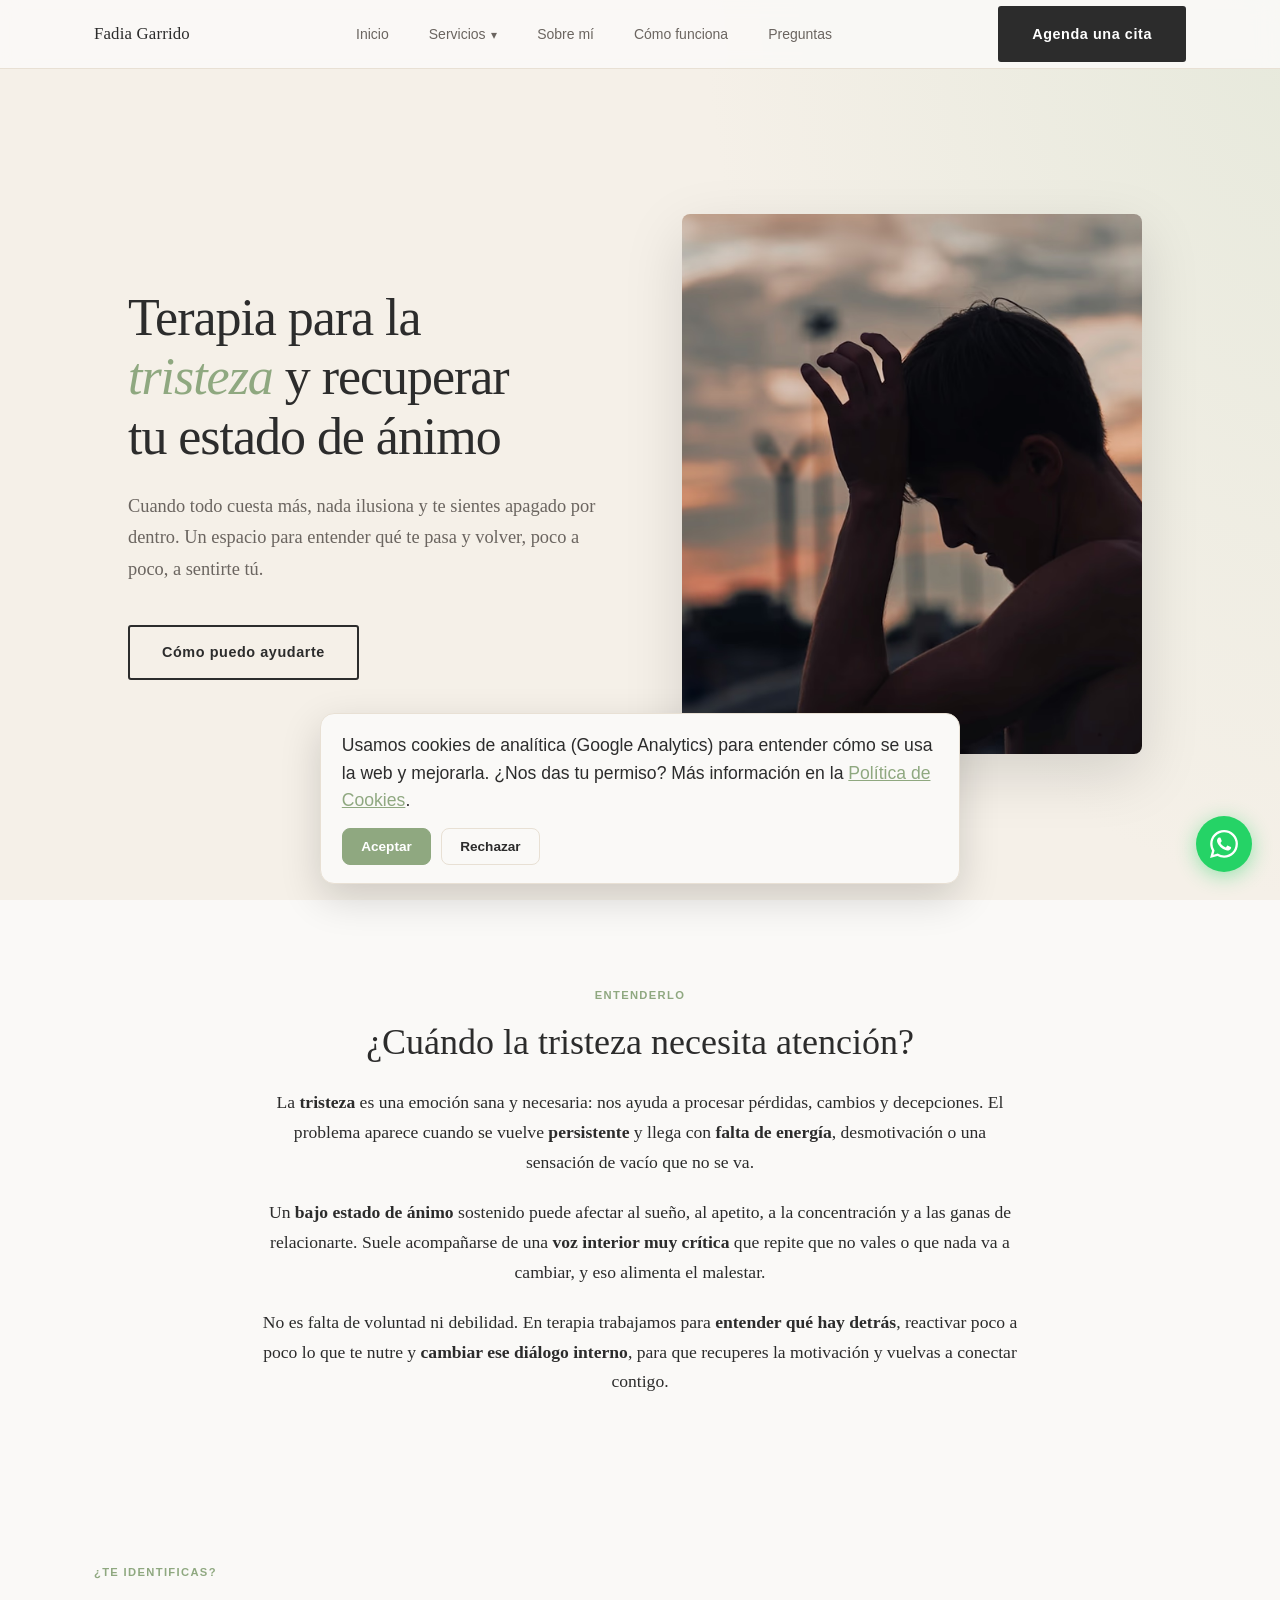
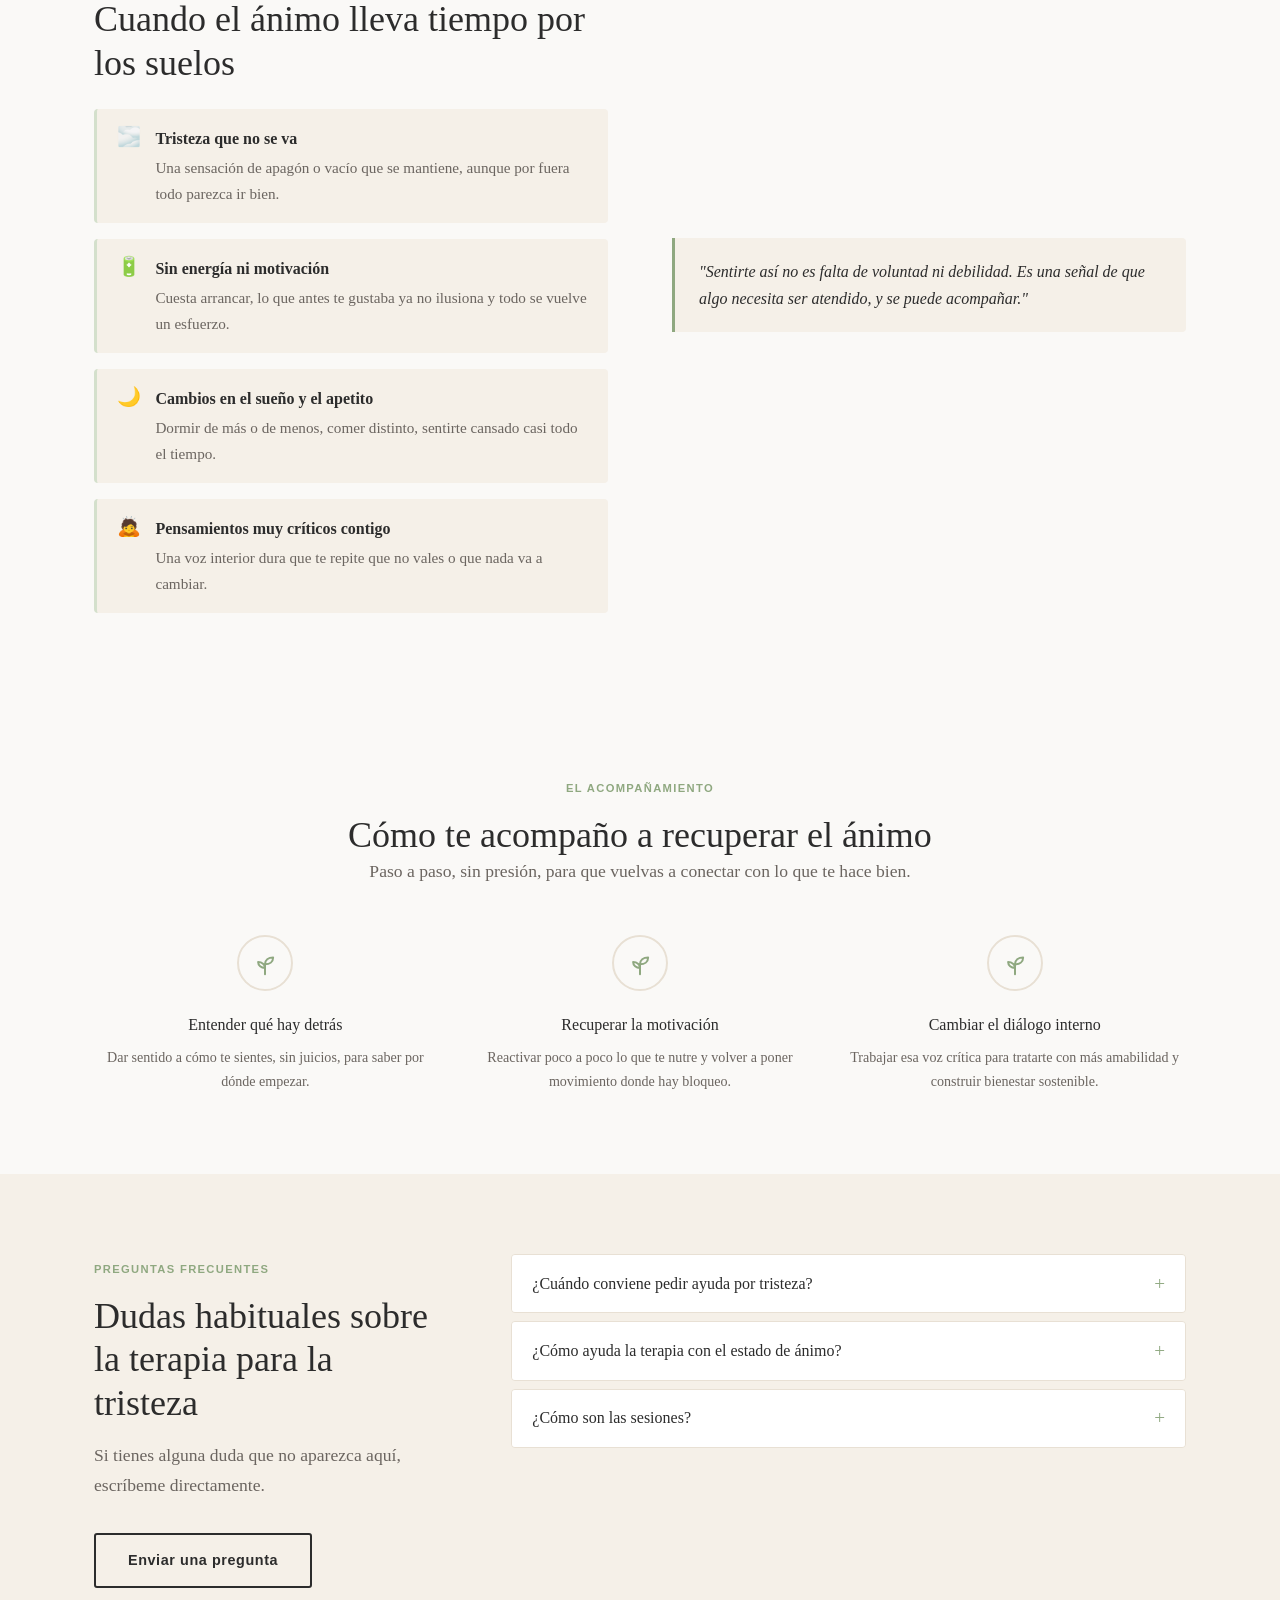
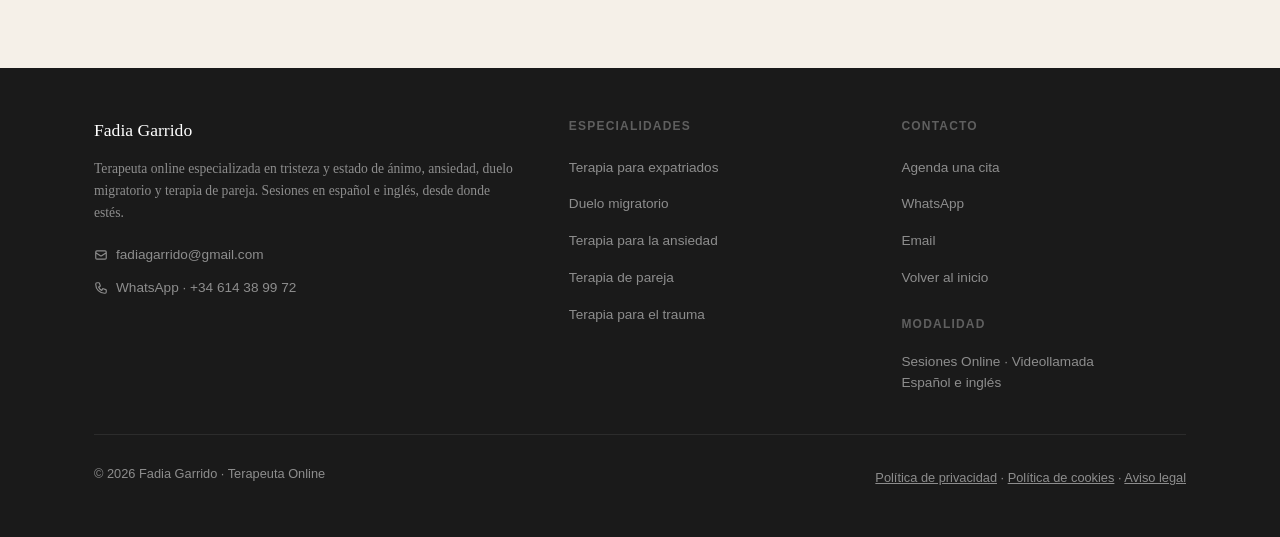
<file: terapia-tristeza.html>
<!DOCTYPE html>
<html lang="es">
<head>
  <meta charset="UTF-8" />
  <meta name="viewport" content="width=device-width, initial-scale=1.0" />
    <link rel="icon" href="/favicon.ico" sizes="any" />
<link rel="icon" type="image/png" href="/favicon.png" />
  <link rel="apple-touch-icon" href="/apple-touch-icon.png" />

  <title>Terapia para la Tristeza y el Estado de Ánimo Online · Fadia Garrido</title>
  <meta name="description" content="Terapia online para la tristeza y el bajo estado de ánimo, en español e inglés. Para cuando te sientes apagado, desmotivado o sin energía. Recupera tu bienestar." />
  <meta name="keywords" content="terapia para la tristeza, terapia estado de ánimo, sentirse triste, falta de motivación, terapeuta online tristeza, bajo estado de ánimo, fadia garrido" />
  <link rel="canonical" href="https://fadiagarrido.com/terapia-tristeza.html" />
  <meta name="robots" content="index, follow" />

  <meta property="og:type" content="website" />
  <meta property="og:title" content="Terapia para la Tristeza y el Estado de Ánimo | Fadia Garrido" />
  <meta property="og:description" content="Terapia online en español e inglés para la tristeza y el bajo estado de ánimo. Recupera tu bienestar." />
  <meta property="og:url" content="https://fadiagarrido.com/terapia-tristeza.html" />
  <meta property="og:locale" content="es_ES" />
  <meta property="og:image" content="https://fadiagarrido.com/foto%20fadia.jpg" />
  <meta property="og:image:alt" content="Fadia Garrido, terapeuta online para la tristeza y el estado de ánimo" />

  <meta name="twitter:card" content="summary_large_image" />
  <meta name="twitter:title" content="Terapia para la Tristeza y el Estado de Ánimo | Fadia Garrido" />
  <meta name="twitter:description" content="Terapia online en español e inglés para la tristeza y el bajo estado de ánimo." />
  <meta name="twitter:image" content="https://fadiagarrido.com/foto%20fadia.jpg" />
  <meta name="twitter:image:alt" content="Fadia Garrido, terapeuta online para la tristeza" />

  <link rel="preload" as="image" href="gestion%20malestar.avif" type="image/avif" />
  <link rel="stylesheet" href="/styles.css" />

  <script type="application/ld+json">
  {
    "@context": "https://schema.org",
    "@type": "Service",
    "name": "Terapia para la Tristeza y el Estado de Ánimo Online",
    "serviceType": "Terapia para el estado de ánimo",
    "description": "Terapia online en español e inglés para la tristeza, la desmotivación y el bajo estado de ánimo.",
    "url": "https://fadiagarrido.com/terapia-tristeza.html",
    "areaServed": ["España", "Europa", "Internacional"],
    "availableLanguage": ["es", "en"],
    "provider": {"@type": "Person", "name": "Fadia Garrido", "jobTitle": "Terapeuta", "url": "https://fadiagarrido.com", "telephone": "+34614389972", "email": "fadiagarrido@gmail.com"}
  }
  </script>
  <script type="application/ld+json">
  {
    "@context": "https://schema.org",
    "@type": "BreadcrumbList",
    "itemListElement": [
      {"@type": "ListItem", "position": 1, "name": "Inicio", "item": "https://fadiagarrido.com/"},
      {"@type": "ListItem", "position": 2, "name": "Tristeza y estado de ánimo", "item": "https://fadiagarrido.com/terapia-tristeza.html"}
    ]
  }
  </script>
  <script type="application/ld+json">
  {
    "@context": "https://schema.org",
    "@type": "FAQPage",
    "mainEntity": [
      {"@type": "Question", "name": "¿Cuándo conviene pedir ayuda por tristeza?", "acceptedAnswer": {"@type": "Answer", "text": "Cuando la tristeza, el desánimo o la falta de energía se mantienen en el tiempo y afectan a tu día a día, tus relaciones o tus ganas de hacer cosas. No hace falta tocar fondo para pedir ayuda."}},
      {"@type": "Question", "name": "¿Cómo ayuda la terapia con el estado de ánimo?", "acceptedAnswer": {"@type": "Answer", "text": "Te ayuda a entender qué hay detrás de cómo te sientes, a recuperar poco a poco la motivación y a construir hábitos y formas de pensar que sostengan tu bienestar."}},
      {"@type": "Question", "name": "¿Cómo son las sesiones?", "acceptedAnswer": {"@type": "Answer", "text": "Son online, por videollamada, en español o en inglés, adaptadas a tu ritmo y a lo que necesitas."}}
    ]
  }
  </script>
</head>
<body>

  <nav role="navigation" aria-label="Navegación principal">
    <div class="nav-inner">
      <a href="/" class="nav-logo" aria-label="Inicio — Fadia Garrido">Fadia Garrido</a>
      <ul class="nav-links" id="navLinks">
        <li><a href="/">Inicio</a></li>
        <li class="nav-dropdown">
          <a href="/#servicios" class="nav-dropdown-toggle" aria-haspopup="true">Servicios <span class="nav-caret" aria-hidden="true">▾</span></a>
          <ul class="nav-submenu">
            <li><a href="/duelo-migratorio.html">Duelo migratorio e identidad</a></li>
            <li><a href="/terapia-ansiedad.html">Gestión del malestar y la ansiedad</a></li>
            <li><a href="/terapia-de-pareja.html">Vínculos y relaciones · Pareja</a></li>
            <li><a href="/terapia-trauma.html">Integración de historias de vida y trauma</a></li>
            <li><a href="/terapia-tristeza.html">Tristeza y estado de ánimo</a></li>
            <li><a href="/terapia-somatica.html">Conciencia corporal y regulación somática</a></li>
          </ul>
        </li>
        <li><a href="/#sobre-mi">Sobre mí</a></li>
        <li><a href="/#como-funciona">Cómo funciona</a></li>
        <li><a href="/#faq">Preguntas</a></li>
      </ul>
      <div class="nav-cta">
        <a href="https://wa.me/34614389972?text=Hola%20Fadia%20%F0%9F%99%82%20Me%20gustar%C3%ADa%20reservar%20la%20consulta%20gratuita%20de%2010-15%20min.%20%C2%BFQu%C3%A9%20disponibilidad%20tienes%3F" class="btn btn-primary" target="_blank" rel="noopener noreferrer">Agenda una cita</a>
      </div>
      <button class="nav-toggle" id="navToggle" aria-label="Abrir menú" aria-expanded="false" aria-controls="navLinks"><span></span><span></span><span></span></button>
    </div>
  </nav>

  <section id="hero" aria-labelledby="hero-heading">
    <div class="container">
      <div class="hero-inner">
        <div class="hero-text">
          <h1 id="hero-heading" class="hero-title">
            Terapia para la<br><em>tristeza</em> y recuperar<br>tu estado de ánimo
          </h1>
          <p class="hero-subtitle">
            Cuando todo cuesta más, nada ilusiona y te sientes apagado por dentro. Un espacio para entender qué te pasa y volver, poco a poco, a sentirte tú.
          </p>
          <div class="hero-actions">
            <a href="#como-ayuda" class="btn btn-outline">Cómo puedo ayudarte</a>
          </div>
        </div>
        <div class="hero-visual">
          <div class="hero-photo-wrap">
            <img src="gestion%20malestar.avif" alt="Terapia online para la tristeza y el estado de ánimo" width="1024" height="683" fetchpriority="high" />
          </div>
        </div>
      </div>
    </div>
  </section>

  <section id="que-es" class="section" aria-labelledby="quees-heading">
    <div class="container">
      <div style="max-width:760px; margin:0 auto; text-align:center;" data-fade>
        <span class="tag">Entenderlo</span>
        <h2 id="quees-heading">¿Cuándo la tristeza necesita atención?</h2>
        <p style="margin-top:1.5rem;">La <span class="kw">tristeza</span> es una emoción sana y necesaria: nos ayuda a procesar pérdidas, cambios y decepciones. El problema aparece cuando se vuelve <span class="kw">persistente</span> y llega con <span class="kw">falta de energía</span>, desmotivación o una sensación de vacío que no se va.</p>
        <p style="margin-top:1.25rem;">Un <span class="kw">bajo estado de ánimo</span> sostenido puede afectar al sueño, al apetito, a la concentración y a las ganas de relacionarte. Suele acompañarse de una <span class="kw">voz interior muy crítica</span> que repite que no vales o que nada va a cambiar, y eso alimenta el malestar.</p>
        <p style="margin-top:1.25rem;">No es falta de voluntad ni debilidad. En terapia trabajamos para <span class="kw">entender qué hay detrás</span>, reactivar poco a poco lo que te nutre y <span class="kw">cambiar ese diálogo interno</span>, para que recuperes la motivación y vuelvas a conectar contigo.</p>
      </div>
    </div>
  </section>

  <section id="senales" class="section" aria-labelledby="senales-heading">
    <div class="container">
      <div class="problema-grid">
        <div>
          <span class="tag">¿Te identificas?</span>
          <h2 id="senales-heading">Cuando el ánimo lleva tiempo por los suelos</h2>
          <ul class="problema-list" role="list">
            <li class="problema-item"><span class="problema-item-icon" aria-hidden="true">🌫️</span><div><strong>Tristeza que no se va</strong><p>Una sensación de apagón o vacío que se mantiene, aunque por fuera todo parezca ir bien.</p></div></li>
            <li class="problema-item"><span class="problema-item-icon" aria-hidden="true">🔋</span><div><strong>Sin energía ni motivación</strong><p>Cuesta arrancar, lo que antes te gustaba ya no ilusiona y todo se vuelve un esfuerzo.</p></div></li>
            <li class="problema-item"><span class="problema-item-icon" aria-hidden="true">🌙</span><div><strong>Cambios en el sueño y el apetito</strong><p>Dormir de más o de menos, comer distinto, sentirte cansado casi todo el tiempo.</p></div></li>
            <li class="problema-item"><span class="problema-item-icon" aria-hidden="true">🙇</span><div><strong>Pensamientos muy críticos contigo</strong><p>Una voz interior dura que te repite que no vales o que nada va a cambiar.</p></div></li>
          </ul>
        </div>
        <div class="sobre-quote" style="align-self:center;">"Sentirte así no es falta de voluntad ni debilidad. Es una señal de que algo necesita ser atendido, y se puede acompañar."</div>
      </div>
    </div>
  </section>

  <section id="como-ayuda" class="section" aria-labelledby="ayuda-heading">
    <div class="container">
      <div style="text-align:center; max-width:620px; margin:0 auto 3rem;" data-fade>
        <span class="tag">El acompañamiento</span>
        <h2 id="ayuda-heading">Cómo te acompaño a recuperar el ánimo</h2>
        <p class="text-muted">Paso a paso, sin presión, para que vuelvas a conectar con lo que te hace bien.</p>
      </div>
      <div class="pasos-grid pasos-3">
        <div class="paso" data-fade data-fade-delay="1">
          <div class="paso-num" aria-hidden="true"><svg viewBox="0 0 24 24" fill="none" stroke="currentColor" stroke-width="1.6" stroke-linecap="round" stroke-linejoin="round" aria-hidden="true"><path d="M12 21v-8"/><path d="M12 13c0-3.3 2.7-5.5 6.5-5.5C18.5 10.8 15.8 13 12 13z"/><path d="M12 16c0-2.8-2.4-4.8-5.5-4.8C6.5 14 8.9 16 12 16z"/></svg></div>
          <h3>Entender qué hay detrás</h3>
          <p>Dar sentido a cómo te sientes, sin juicios, para saber por dónde empezar.</p>
        </div>
        <div class="paso" data-fade data-fade-delay="2">
          <div class="paso-num" aria-hidden="true"><svg viewBox="0 0 24 24" fill="none" stroke="currentColor" stroke-width="1.6" stroke-linecap="round" stroke-linejoin="round" aria-hidden="true"><path d="M12 21v-8"/><path d="M12 13c0-3.3 2.7-5.5 6.5-5.5C18.5 10.8 15.8 13 12 13z"/><path d="M12 16c0-2.8-2.4-4.8-5.5-4.8C6.5 14 8.9 16 12 16z"/></svg></div>
          <h3>Recuperar la motivación</h3>
          <p>Reactivar poco a poco lo que te nutre y volver a poner movimiento donde hay bloqueo.</p>
        </div>
        <div class="paso" data-fade data-fade-delay="3">
          <div class="paso-num" aria-hidden="true"><svg viewBox="0 0 24 24" fill="none" stroke="currentColor" stroke-width="1.6" stroke-linecap="round" stroke-linejoin="round" aria-hidden="true"><path d="M12 21v-8"/><path d="M12 13c0-3.3 2.7-5.5 6.5-5.5C18.5 10.8 15.8 13 12 13z"/><path d="M12 16c0-2.8-2.4-4.8-5.5-4.8C6.5 14 8.9 16 12 16z"/></svg></div>
          <h3>Cambiar el diálogo interno</h3>
          <p>Trabajar esa voz crítica para tratarte con más amabilidad y construir bienestar sostenible.</p>
        </div>
      </div>
    </div>
  </section>

  <section id="faq" class="section" aria-labelledby="faq-heading">
    <div class="container">
      <div class="faq-layout">
        <div data-fade>
          <span class="tag">Preguntas frecuentes</span>
          <h2 id="faq-heading">Dudas habituales sobre la terapia para la tristeza</h2>
          <p class="text-muted" style="margin-top:1rem; margin-bottom:2rem;">Si tienes alguna duda que no aparezca aquí, escríbeme directamente.</p>
          <a href="https://wa.me/34614389972" class="btn btn-outline faq-sidebar-btn" target="_blank" rel="noopener noreferrer">Enviar una pregunta</a>
        </div>
        <div class="faq-list" data-fade data-fade-delay="2">
          <div class="faq-item"><button class="faq-question" aria-expanded="false" aria-controls="sfaq1">¿Cuándo conviene pedir ayuda por tristeza?<span class="faq-icon" aria-hidden="true">+</span></button><div class="faq-answer" id="sfaq1" role="region">Cuando la tristeza, el desánimo o la falta de energía se mantienen en el tiempo y afectan a tu día a día, tus relaciones o tus ganas de hacer cosas. No hace falta tocar fondo para pedir ayuda.</div></div>
          <div class="faq-item"><button class="faq-question" aria-expanded="false" aria-controls="sfaq2">¿Cómo ayuda la terapia con el estado de ánimo?<span class="faq-icon" aria-hidden="true">+</span></button><div class="faq-answer" id="sfaq2" role="region">Te ayuda a entender qué hay detrás de cómo te sientes, a recuperar poco a poco la motivación y a construir hábitos y formas de pensar que sostengan tu bienestar.</div></div>
          <div class="faq-item"><button class="faq-question" aria-expanded="false" aria-controls="sfaq3">¿Cómo son las sesiones?<span class="faq-icon" aria-hidden="true">+</span></button><div class="faq-answer" id="sfaq3" role="region">Son online, por videollamada, en español o en inglés, adaptadas a tu ritmo y a lo que necesitas.</div></div>
        </div>
      </div>
    </div>
  </section>

  <footer role="contentinfo">
    <div class="container">
      <div class="footer-inner">
        <div>
          <p class="footer-brand-name">Fadia Garrido</p>
          <p class="footer-brand-desc">Terapeuta online especializada en tristeza y estado de ánimo, ansiedad, duelo migratorio y terapia de pareja. Sesiones en español e inglés, desde donde estés.</p>
          <div class="footer-contact">
            <a href="mailto:fadiagarrido@gmail.com" aria-label="Enviar email"><svg width="14" height="14" fill="none" viewBox="0 0 24 24" stroke="currentColor" stroke-width="2" aria-hidden="true"><path d="M3 8l7.89 5.26a2 2 0 002.22 0L21 8M5 19h14a2 2 0 002-2V7a2 2 0 00-2-2H5a2 2 0 00-2 2v10a2 2 0 002 2z"/></svg>fadiagarrido@gmail.com</a>
            <a href="https://wa.me/34614389972" target="_blank" rel="noopener noreferrer" aria-label="WhatsApp"><svg width="14" height="14" fill="none" viewBox="0 0 24 24" stroke="currentColor" stroke-width="2" aria-hidden="true"><path d="M3 5a2 2 0 012-2h3.28a1 1 0 01.948.684l1.498 4.493a1 1 0 01-.502 1.21l-2.257 1.13a11.042 11.042 0 005.516 5.516l1.13-2.257a1 1 0 011.21-.502l4.493 1.498a1 1 0 01.684.949V19a2 2 0 01-2 2h-1C9.716 21 3 14.284 3 6V5z"/></svg>WhatsApp · +34 614 38 99 72</a>
          </div>
        </div>
        <div>
          <p class="footer-col-title">Especialidades</p>
          <ul class="footer-links">
            <li><a href="/terapia-para-expatriados.html">Terapia para expatriados</a></li>
            <li><a href="/duelo-migratorio.html">Duelo migratorio</a></li>
            <li><a href="/terapia-ansiedad.html">Terapia para la ansiedad</a></li>
            <li><a href="/terapia-de-pareja.html">Terapia de pareja</a></li>
            <li><a href="/terapia-trauma.html">Terapia para el trauma</a></li>
          </ul>
        </div>
        <div>
          <p class="footer-col-title">Contacto</p>
          <ul class="footer-links">
            <li><a href="https://wa.me/34614389972?text=Hola%20Fadia%20%F0%9F%99%82%20Me%20gustar%C3%ADa%20reservar%20la%20consulta%20gratuita%20de%2010-15%20min.%20%C2%BFQu%C3%A9%20disponibilidad%20tienes%3F" target="_blank" rel="noopener noreferrer">Agenda una cita</a></li>
            <li><a href="https://wa.me/34614389972" target="_blank" rel="noopener noreferrer">WhatsApp</a></li>
            <li><a href="mailto:fadiagarrido@gmail.com">Email</a></li>
            <li><a href="/">Volver al inicio</a></li>
          </ul>
          <p class="footer-col-title" style="margin-top:1.5rem;">Modalidad</p>
          <p style="font-family:Arial,sans-serif; font-size:0.85rem; line-height:1.6;">Sesiones Online · Videollamada<br>Español e inglés</p>
        </div>
      </div>
      <div class="footer-bottom"><p>© 2026 Fadia Garrido · Terapeuta Online</p>
        <p style="margin-top:0.5rem;"><a href="/privacidad.html" style="color:inherit;">Política de privacidad</a> · <a href="/cookies.html" style="color:inherit;">Política de cookies</a> · <a href="/aviso-legal.html" style="color:inherit;">Aviso legal</a></p></div>
    </div>
  </footer>

  <a href="https://wa.me/34614389972?text=Hola%20Fadia%20%F0%9F%99%82%20Me%20gustar%C3%ADa%20reservar%20la%20consulta%20gratuita%20de%2010-15%20min.%20%C2%BFQu%C3%A9%20disponibilidad%20tienes%3F" class="whatsapp-float" target="_blank" rel="noopener noreferrer" aria-label="Contactar por WhatsApp">
    <svg viewBox="0 0 24 24" xmlns="http://www.w3.org/2000/svg" aria-hidden="true"><path d="M17.472 14.382c-.297-.149-1.758-.867-2.03-.967-.273-.099-.471-.148-.67.15-.197.297-.767.966-.94 1.164-.173.199-.347.223-.644.075-.297-.15-1.255-.463-2.39-1.475-.883-.788-1.48-1.761-1.653-2.059-.173-.297-.018-.458.13-.606.134-.133.298-.347.446-.52.149-.174.198-.298.298-.497.099-.198.05-.371-.025-.52-.075-.149-.669-1.612-.916-2.207-.242-.579-.487-.5-.669-.51-.173-.008-.371-.01-.57-.01-.198 0-.52.074-.792.372-.272.297-1.04 1.016-1.04 2.479 0 1.462 1.065 2.875 1.213 3.074.149.198 2.096 3.2 5.077 4.487.709.306 1.262.489 1.694.625.712.227 1.36.195 1.871.118.571-.085 1.758-.719 2.006-1.413.248-.694.248-1.289.173-1.413-.074-.124-.272-.198-.57-.347m-5.421 7.403h-.004a9.87 9.87 0 01-5.031-1.378l-.361-.214-3.741.982.998-3.648-.235-.374a9.86 9.86 0 01-1.51-5.26c.001-5.45 4.436-9.884 9.888-9.884 2.64 0 5.122 1.03 6.988 2.898a9.825 9.825 0 012.893 6.994c-.003 5.45-4.437 9.884-9.885 9.884m8.413-18.297A11.815 11.815 0 0012.05 0C5.495 0 .16 5.335.157 11.892c0 2.096.547 4.142 1.588 5.945L.057 24l6.305-1.654a11.882 11.882 0 005.683 1.448h.005c6.554 0 11.89-5.335 11.893-11.893a11.821 11.821 0 00-3.48-8.413z"/></svg>
  </a>

  <script>
    const toggle = document.getElementById('navToggle');
    const navLinks = document.getElementById('navLinks');
    toggle.addEventListener('click', () => { const open = navLinks.classList.toggle('open'); toggle.setAttribute('aria-expanded', open); });
    navLinks.querySelectorAll('a:not(.nav-dropdown-toggle)').forEach(a => { a.addEventListener('click', () => { navLinks.classList.remove('open'); toggle.setAttribute('aria-expanded', false); }); });
    const dropToggle = document.querySelector('.nav-dropdown-toggle');
    const dropdown = document.querySelector('.nav-dropdown');
    if (dropToggle && dropdown) { dropToggle.addEventListener('click', (e) => { e.preventDefault(); if (window.matchMedia('(max-width: 768px)').matches) { dropdown.classList.toggle('open'); } }); }
    document.querySelectorAll('.faq-question').forEach(btn => {
      btn.addEventListener('click', () => {
        const expanded = btn.getAttribute('aria-expanded') === 'true';
        document.querySelectorAll('.faq-question').forEach(b => { b.setAttribute('aria-expanded', 'false'); document.getElementById(b.getAttribute('aria-controls')).classList.remove('open'); });
        if (!expanded) { btn.setAttribute('aria-expanded', 'true'); document.getElementById(btn.getAttribute('aria-controls')).classList.add('open'); }
      });
    });
    const observer = new IntersectionObserver((entries) => { entries.forEach(e => { if (e.isIntersecting) { e.target.classList.add('visible'); observer.unobserve(e.target); } }); }, { threshold: 0.12 });
    document.querySelectorAll('[data-fade]').forEach(el => observer.observe(el));
  </script>
  <script src="/analytics.js" defer></script>
</body>
</html>
</file>
<file: styles.css>
/* ─── Reset & Base ─── */
    *, *::before, *::after { box-sizing: border-box; margin: 0; padding: 0; }
    html { scroll-behavior: smooth; font-size: 16px; }
    body {
      font-family: 'Georgia', 'Times New Roman', serif;
      background: #faf9f7;
      color: #2c2c2c;
      line-height: 1.7;
      -webkit-font-smoothing: antialiased;
    }

    /* ─── Typography scale ─── */
    h1 { font-size: clamp(2rem, 5vw, 3.25rem); line-height: 1.15; font-weight: 400; letter-spacing: -0.02em; }
    h2 { font-size: clamp(1.5rem, 3.5vw, 2.25rem); line-height: 1.2; font-weight: 400; }
    h3 { font-size: clamp(1.1rem, 2vw, 1.35rem); font-weight: 500; }
    p  { font-size: clamp(1rem, 1.5vw, 1.1rem); }

    /* ─── Colors ─── */
    :root {
      --sage:        #8fa880;
      --sage-light:  #d4e0cc;
      --cream:       #faf9f7;
      --warm:        #f5f0e8;
      --stone:       #e8e0d4;
      --ink:         #2c2c2c;
      --muted:       #6b6560;
      --accent:      #7a6e5f;
    }

    /* ─── Utilities ─── */
    .container { max-width: 1140px; margin: 0 auto; padding: 0 1.5rem; }
    .section { padding: 5rem 0; }
    .text-muted { color: var(--muted); }
    .tag {
      display: inline-block;
      font-family: 'Arial', sans-serif;
      font-size: 0.7rem;
      font-weight: 600;
      letter-spacing: 0.12em;
      text-transform: uppercase;
      color: var(--sage);
      margin-bottom: 1rem;
    }

    /* ─── Buttons ─── */
    .btn {
      display: inline-block;
      padding: 0.85rem 2rem;
      border-radius: 3px;
      font-family: 'Arial', sans-serif;
      font-size: 0.9rem;
      font-weight: 600;
      letter-spacing: 0.04em;
      text-decoration: none;
      cursor: pointer;
      transition: all 0.2s ease;
    }
    .btn-primary { background: var(--ink); color: #fff; border: 2px solid var(--ink); }
    .btn-primary:hover { background: #1a1a1a; transform: translateY(-1px); }
    .btn-outline { background: transparent; color: var(--ink); border: 2px solid var(--ink); }
    .btn-outline:hover { background: var(--ink); color: #fff; }
    .btn-sage { background: var(--sage); color: #fff; border: 2px solid var(--sage); }
    .btn-sage:hover { background: #7a9870; transform: translateY(-1px); }
    .btn-white { background: #fff; color: var(--ink); border: 2px solid #fff; }
    .btn-white:hover { background: var(--warm); border-color: var(--warm); transform: translateY(-1px); }
    .btn-ghost { background: transparent; color: rgba(255,255,255,0.75); border: 2px solid rgba(255,255,255,0.3); }
    .btn-ghost:hover { border-color: rgba(255,255,255,0.7); color: #fff; }
    .btn-wa { background: #25D366; color: #fff; border: 2px solid #25D366; }
    .btn-wa:hover { background: #1ebc5a; transform: translateY(-1px); }

    /* ─── NAV ─── */
    nav {
      position: fixed;
      top: 0; left: 0; right: 0;
      z-index: 100;
      background: rgba(250,249,247,0.92);
      backdrop-filter: blur(10px);
      border-bottom: 1px solid var(--stone);
    }
    .nav-inner {
      display: flex;
      align-items: center;
      justify-content: space-between;
      height: 68px;
      max-width: 1140px;
      margin: 0 auto;
      padding: 0 1.5rem;
    }
    .nav-logo {
      font-size: 1.05rem;
      font-weight: 400;
      color: var(--ink);
      text-decoration: none;
      letter-spacing: 0.01em;
    }
    .nav-links {
      display: flex;
      align-items: center;
      gap: 2.5rem;
      list-style: none;
    }
    .nav-links a {
      font-family: 'Arial', sans-serif;
      font-size: 0.875rem;
      color: var(--muted);
      text-decoration: none;
      transition: color 0.2s;
    }
    .nav-links a:hover { color: var(--ink); }
    .nav-cta { display: flex; align-items: center; gap: 1rem; }
    .nav-toggle {
      display: none;
      background: none;
      border: none;
      cursor: pointer;
      padding: 4px;
    }
    .nav-toggle span {
      display: block;
      width: 24px;
      height: 2px;
      background: var(--ink);
      margin: 5px 0;
      transition: all 0.3s;
    }
    .nav-mobile-cta { display: none; }

    @media (max-width: 768px) {
      .nav-links { display: none; }
      .nav-toggle { display: block; }
      /* CTA always visible on mobile alongside hamburger */
      .nav-cta { display: flex; }
      .nav-cta .btn { padding: 0.55rem 1rem; font-size: 0.78rem; }
      .nav-links.open {
        display: flex;
        flex-direction: column;
        position: fixed;
        top: 68px; left: 0; right: 0;
        background: var(--cream);
        padding: 0 1.5rem 1.5rem;
        gap: 0;
        border-bottom: 1px solid var(--stone);
        box-shadow: 0 8px 24px rgba(0,0,0,0.07);
        z-index: 99;
      }
      .nav-links.open li:not(.nav-mobile-cta) a {
        display: block;
        padding: 1rem 0;
        border-bottom: 1px solid var(--stone);
        font-size: 1rem;
        color: var(--ink);
      }
      .nav-mobile-cta { display: block; padding-top: 1.25rem; }
      .nav-mobile-cta a { display: block; text-align: center; width: 100%; }
    }

    /* ─── HERO ─── */
    #hero {
      padding-top: 68px;
      min-height: 100svh;
      display: flex;
      align-items: center;
      background: var(--warm);
      position: relative;
      overflow: hidden;
    }
    #hero::before {
      content: '';
      position: absolute;
      top: -10%; right: -5%;
      width: 55%;
      height: 120%;
      background: radial-gradient(ellipse at top right, var(--sage-light) 0%, transparent 65%);
      opacity: 0.5;
      pointer-events: none;
    }
    .hero-inner {
      display: grid;
      grid-template-columns: 1fr 1fr;
      gap: 4rem;
      align-items: center;
    }
    .hero-eyebrow {
      font-family: 'Arial', sans-serif;
      font-size: 0.85rem;
      font-weight: 600;
      letter-spacing: 0.06em;
      text-transform: none;
      color: var(--sage);
      margin-bottom: 1.25rem;
    }
    .hero-title { margin-bottom: 1.5rem; color: var(--ink); }
    .hero-title em { font-style: italic; color: var(--sage); }
    .hero-subtitle {
      font-size: clamp(1rem, 1.5vw, 1.15rem);
      color: var(--muted);
      margin-bottom: 2.5rem;
      max-width: 480px;
    }
    .hero-actions { display: flex; gap: 1rem; flex-wrap: wrap; }
    .hero-trust {
      display: flex;
      align-items: center;
      gap: clamp(0.4rem, 2vw, 0.75rem);
      margin-top: 2.5rem;
      font-family: 'Arial', sans-serif;
      font-size: clamp(0.62rem, 2.7vw, 0.8rem);
      color: var(--muted);
      flex-wrap: nowrap;
      white-space: nowrap;
    }
    .hero-trust-dot { width: 6px; height: 6px; border-radius: 50%; background: var(--sage); flex-shrink: 0; }
    .hero-visual { position: relative; display: flex; justify-content: center; align-items: stretch; }
    .hero-photo-wrap {
      position: relative;
      width: 100%;
      max-width: 460px;
      border-radius: 8px;
      overflow: hidden;
      box-shadow: 0 20px 60px rgba(0,0,0,0.13);
    }
    .hero-photo-wrap img {
      width: 100%;
      height: 100%;
      min-height: 540px;
      object-fit: cover;
      object-position: top center;
      display: block;
    }

    @media (max-width: 860px) {
      .hero-inner { grid-template-columns: 1fr; gap: 1rem; }
      .hero-visual { order: -1; }
      .hero-photo-wrap { max-width: 100%; }
      .hero-photo-wrap img { min-height: 380px; }
    }

    /* ─── PROBLEMA ─── */
    #problema { background: var(--cream); }
    .problema-grid {
      display: grid;
      grid-template-columns: 1fr 1fr;
      gap: 4rem;
      align-items: center;
    }
    .problema-list {
      list-style: none;
      display: flex;
      flex-direction: column;
      gap: 1rem;
      margin-top: 1.5rem;
    }
    .problema-item {
      display: flex;
      gap: 0.9rem;
      align-items: flex-start;
      padding: 1rem 1.25rem;
      background: var(--warm);
      border-radius: 4px;
      border-left: 3px solid var(--sage-light);
    }
    .problema-item-icon { font-size: 1.2rem; line-height: 1; flex-shrink: 0; margin-top: 2px; }
    .problema-item p { font-size: 0.95rem; color: var(--muted); }
    .problema-item strong { color: var(--ink); display: block; margin-bottom: 0.2rem; }
    .problema-response {
      padding: 2rem;
      background: var(--warm);
      border-radius: 6px;
      border: 1px solid var(--stone);
    }
    .problema-response blockquote {
      font-size: 1.15rem;
      font-style: italic;
      color: var(--ink);
      line-height: 1.7;
      margin-bottom: 1.25rem;
    }
    .problema-response cite {
      font-family: 'Arial', sans-serif;
      font-size: 0.8rem;
      color: var(--muted);
      font-style: normal;
      letter-spacing: 0.04em;
    }

    @media (max-width: 768px) {
      .problema-grid { grid-template-columns: 1fr; gap: 2.5rem; }
    }

    /* ─── SERVICIOS ─── */
    #servicios { background: var(--warm); }
    .servicios-intro {
      max-width: 620px;
      margin: 0 auto 3.5rem;
      text-align: center;
    }
    .servicios-grid {
      display: grid;
      grid-template-columns: repeat(auto-fit, minmax(320px, 1fr));
      gap: 1.5rem;
    }
    .servicios-footer {
      text-align: center;
      margin-top: 2.5rem;
      padding: 2rem;
      background: var(--cream);
      border-radius: 6px;
      border: 1px solid var(--stone);
    }
    .servicios-footer p {
      color: var(--muted);
      font-style: italic;
      margin-bottom: 1.25rem;
    }
    .servicio-card {
      background: #fff;
      border-radius: 6px;
      border: 1px solid var(--stone);
      transition: box-shadow 0.25s, transform 0.25s;
      overflow: hidden;
      display: flex;
      flex-direction: column;
    }
    .servicio-card:hover { box-shadow: 0 8px 30px rgba(0,0,0,0.1); transform: translateY(-3px); }
    .servicio-img { width: 100%; height: 180px; overflow: hidden; flex-shrink: 0; }
    .servicio-img img {
      width: 100%;
      height: 100%;
      object-fit: cover;
      display: block;
      transition: transform 0.4s ease;
    }
    .servicio-card:hover .servicio-img img { transform: scale(1.04); }
    .servicio-body { padding: 1.75rem; display: flex; flex-direction: column; flex: 1; }
    .servicio-num {
      font-family: 'Arial', sans-serif;
      font-size: 0.7rem;
      font-weight: 700;
      letter-spacing: 0.1em;
      color: var(--sage);
      margin-bottom: 0.75rem;
    }
    .servicio-card h3 { margin-bottom: 0.75rem; }
    .servicio-card p { font-size: 0.95rem; color: var(--muted); margin-bottom: 1rem; }
    .servicio-tags { display: flex; flex-wrap: wrap; gap: 0.4rem; }
    .servicio-tag {
      font-family: 'Arial', sans-serif;
      font-size: 0.72rem;
      color: var(--accent);
      background: var(--warm);
      padding: 0.2rem 0.6rem;
      border-radius: 2px;
    }

    /* ─── SOBRE MÍ ─── */
    #sobre-mi { background: var(--cream); }
    .sobre-grid {
      display: grid;
      grid-template-columns: 1fr 1.4fr;
      gap: 5rem;
      align-items: center;
    }
    .sobre-image-container { position: relative; }
    .sobre-image-placeholder { width: 100%; aspect-ratio: 3/4; border-radius: 6px; overflow: hidden; }
    .sobre-image-placeholder img {
      width: 100%;
      height: 100%;
      object-fit: cover;
      object-position: top center;
      display: block;
    }
    .sobre-image-badge {
      position: absolute;
      bottom: -1rem;
      right: -1rem;
      background: var(--ink);
      color: #fff;
      border-radius: 6px;
      padding: 1rem 1.25rem;
      font-family: 'Arial', sans-serif;
      font-size: 0.75rem;
      line-height: 1.5;
      max-width: 160px;
    }
    .sobre-image-badge strong { display: block; font-size: 1.5rem; margin-bottom: 0.15rem; }
    .sobre-content h2 { margin-bottom: 1.5rem; }
    .sobre-content p { color: var(--muted); margin-bottom: 1rem; }
    .sobre-quote {
      margin: 1.5rem 0;
      padding: 1.25rem 1.5rem;
      border-left: 3px solid var(--sage);
      background: var(--warm);
      border-radius: 0 4px 4px 0;
      font-style: italic;
      color: var(--ink);
      font-size: 1rem;
      line-height: 1.7;
    }
    .sobre-pillars {
      display: grid;
      grid-template-columns: 1fr 1fr;
      gap: 1rem;
      margin: 2rem 0;
    }
    .sobre-pillar { padding: 1rem; background: var(--warm); border-radius: 4px; }
    .sobre-pillar strong {
      display: block;
      font-family: 'Arial', sans-serif;
      font-size: 0.85rem;
      color: var(--ink);
      margin-bottom: 0.3rem;
    }
    .sobre-pillar span { font-size: 0.85rem; color: var(--muted); }
    .formacion-list {
      list-style: none;
      border-top: 1px solid var(--stone);
      padding-top: 1.5rem;
      margin-top: 1.5rem;
      display: flex;
      flex-direction: column;
      gap: 0.6rem;
    }
    .formacion-list li {
      font-family: 'Arial', sans-serif;
      font-size: 0.85rem;
      color: var(--muted);
      padding-left: 1rem;
      position: relative;
    }
    .formacion-list li::before {
      content: '→';
      position: absolute;
      left: 0;
      color: var(--sage);
      font-size: 0.75rem;
    }

    @media (max-width: 860px) {
      .sobre-grid { grid-template-columns: 1fr; gap: 3rem; }
      .sobre-pillars { grid-template-columns: 1fr; }
    }

    /* ─── CÓMO FUNCIONA ─── */
    #como-funciona { background: var(--warm); }
    .pasos-grid {
      display: grid;
      grid-template-columns: repeat(4, 1fr);
      gap: 2rem;
      margin-top: 3rem;
      position: relative;
    }
    .pasos-grid::before {
      content: '';
      position: absolute;
      top: 28px;
      left: 12.5%;
      right: 12.5%;
      height: 1px;
      background: var(--stone);
      z-index: 0;
    }
    .paso { position: relative; z-index: 1; text-align: center; }
    .paso-num {
      width: 56px;
      height: 56px;
      border-radius: 50%;
      background: var(--cream);
      border: 2px solid var(--stone);
      display: flex;
      align-items: center;
      justify-content: center;
      font-family: 'Arial', sans-serif;
      font-size: 1rem;
      font-weight: 700;
      color: var(--sage);
      margin: 0 auto 1.25rem;
    }
    .paso-badge {
      display: inline-block;
      font-family: 'Arial', sans-serif;
      font-size: 0.7rem;
      font-weight: 700;
      letter-spacing: 0.06em;
      text-transform: uppercase;
      color: var(--sage);
      background: var(--sage-light);
      padding: 0.2rem 0.5rem;
      border-radius: 2px;
      margin-bottom: 0.5rem;
    }
    .paso h3 { font-size: 1rem; margin-bottom: 0.5rem; }
    .paso p { font-size: 0.88rem; color: var(--muted); }

    @media (max-width: 768px) {
      .pasos-grid { grid-template-columns: 1fr 1fr; }
      .pasos-grid::before { display: none; }
    }
    @media (max-width: 480px) {
      .pasos-grid { grid-template-columns: 1fr; }
    }

    /* ─── TESTIMONIOS CAROUSEL ─── */
    #testimonios { background: var(--cream); }
    .testimonios-intro { max-width: 560px; margin: 0 auto 3rem; text-align: center; }
    .testimonios-carousel { position: relative; overflow: hidden; cursor: grab; user-select: none; }
    .testimonios-carousel:active { cursor: grabbing; }
    .testimonios-track {
      display: flex;
      /* transition gestionado por JS */
    }
    .testimonio-card {
      flex: none; /* ancho set por JS */
      background: var(--warm);
      border-radius: 6px;
      border: 1px solid var(--stone);
      box-sizing: border-box;
      padding: 2.5rem max(2.5rem, calc(50% - 340px));
    }
    .testimonio-stars {
      color: var(--sage);
      font-size: 1rem;
      letter-spacing: 3px;
      margin-bottom: 1.25rem;
    }
    .testimonio-text {
      font-style: italic;
      font-size: clamp(1rem, 1.5vw, 1.1rem);
      color: var(--ink);
      line-height: 1.8;
      margin-bottom: 1.5rem;
    }
    .testimonio-author {
      font-family: 'Arial', sans-serif;
      font-size: 0.85rem;
      color: var(--muted);
    }
    .testimonio-author strong { display: block; color: var(--ink); margin-bottom: 0.1rem; font-size: 0.9rem; }
    .testimonios-controls {
      display: flex;
      align-items: center;
      justify-content: center;
      gap: 1rem;
      margin-top: 2rem;
    }
    .testimonio-nav {
      background: none;
      border: 1px solid var(--stone);
      border-radius: 50%;
      width: 40px;
      height: 40px;
      cursor: pointer;
      display: flex;
      align-items: center;
      justify-content: center;
      color: var(--muted);
      font-size: 1rem;
      transition: all 0.2s;
    }
    .testimonio-nav:hover { background: var(--ink); color: #fff; border-color: var(--ink); }
    .testimonios-dots { display: flex; gap: 0.4rem; }
    .testimonio-dot {
      width: 8px;
      height: 8px;
      border-radius: 50%;
      background: var(--stone);
      border: none;
      cursor: pointer;
      padding: 0;
      transition: background 0.2s, transform 0.2s;
    }
    .testimonio-dot.active { background: var(--sage); transform: scale(1.3); }

    /* ─── FAQ ─── */
    #faq { background: var(--warm); }
    .faq-layout {
      display: grid;
      grid-template-columns: 1fr 2fr;
      gap: 5rem;
      align-items: start;
    }
    .faq-list { display: flex; flex-direction: column; gap: 0.5rem; }
    .faq-item { border: 1px solid var(--stone); border-radius: 4px; overflow: hidden; }
    .faq-question {
      width: 100%;
      background: #fff;
      border: none;
      padding: 1.1rem 1.25rem;
      text-align: left;
      font-family: 'Georgia', serif;
      font-size: 1rem;
      color: var(--ink);
      cursor: pointer;
      display: flex;
      justify-content: space-between;
      align-items: center;
      gap: 1rem;
      transition: background 0.2s;
    }
    .faq-question:hover { background: var(--warm); }
    .faq-question[aria-expanded="true"] { background: var(--warm); }
    .faq-icon { font-size: 1.2rem; color: var(--sage); flex-shrink: 0; transition: transform 0.3s; font-style: normal; }
    .faq-question[aria-expanded="true"] .faq-icon { transform: rotate(45deg); }
    .faq-answer {
      display: none;
      padding: 0 1.25rem 1.25rem;
      background: #fff;
      font-size: 0.95rem;
      color: var(--muted);
      line-height: 1.7;
    }
    .faq-answer.open { display: block; }

    @media (max-width: 768px) {
      .faq-layout { grid-template-columns: 1fr; gap: 2rem; }
    }

    /* ─── CTA FINAL ─── */
    #cta-final { background: var(--ink); color: #fff; text-align: center; }
    #cta-final h2 { color: #fff; margin-bottom: 1rem; }
    #cta-final p { color: rgba(255,255,255,0.65); font-size: 1.05rem; max-width: 500px; margin: 0 auto 2rem; }
    .cta-actions { display: flex; gap: 1rem; justify-content: center; flex-wrap: wrap; }
    .cta-guarantee {
      margin-top: 2rem;
      font-family: 'Arial', sans-serif;
      font-size: 0.8rem;
      color: rgba(255,255,255,0.4);
      display: flex;
      align-items: center;
      justify-content: center;
      gap: 0.5rem;
      flex-wrap: wrap;
    }

    /* ─── FOOTER ─── */
    footer { background: #1a1a1a; padding: 3rem 0; color: rgba(255,255,255,0.5); }
    .footer-inner { display: grid; grid-template-columns: 1.5fr 1fr 1fr; gap: 3rem; }
    .footer-brand-name { font-size: 1.1rem; color: #fff; margin-bottom: 0.75rem; }
    .footer-brand-desc { font-size: 0.85rem; line-height: 1.6; margin-bottom: 1.25rem; }
    .footer-contact a {
      display: flex;
      align-items: center;
      gap: 0.5rem;
      color: rgba(255,255,255,0.5);
      text-decoration: none;
      font-family: 'Arial', sans-serif;
      font-size: 0.85rem;
      margin-bottom: 0.6rem;
      transition: color 0.2s;
    }
    .footer-contact a:hover { color: rgba(255,255,255,0.85); }
    .footer-col-title {
      font-family: 'Arial', sans-serif;
      font-size: 0.75rem;
      font-weight: 700;
      letter-spacing: 0.1em;
      text-transform: uppercase;
      color: rgba(255,255,255,0.3);
      margin-bottom: 1rem;
    }
    .footer-links { list-style: none; }
    .footer-links li { margin-bottom: 0.6rem; }
    .footer-links a {
      color: rgba(255,255,255,0.5);
      text-decoration: none;
      font-family: 'Arial', sans-serif;
      font-size: 0.85rem;
      transition: color 0.2s;
    }
    .footer-links a:hover { color: rgba(255,255,255,0.85); }
    .footer-bottom {
      margin-top: 2.5rem;
      padding-top: 1.5rem;
      border-top: 1px solid rgba(255,255,255,0.08);
      display: flex;
      justify-content: space-between;
      align-items: center;
      flex-wrap: wrap;
      gap: 1rem;
    }
    .footer-bottom p { font-family: 'Arial', sans-serif; font-size: 0.8rem; }

    @media (max-width: 768px) {
      .footer-inner { grid-template-columns: 1fr; gap: 2rem; }
      .footer-bottom { flex-direction: column; text-align: center; }
    }

    /* ─── WhatsApp flotante ─── */
    .whatsapp-float {
      position: fixed;
      bottom: 1.75rem;
      right: 1.75rem;
      z-index: 200;
      width: 56px;
      height: 56px;
      background: #25D366;
      border-radius: 50%;
      display: flex;
      align-items: center;
      justify-content: center;
      box-shadow: 0 4px 20px rgba(37,211,102,0.45);
      text-decoration: none;
      transition: transform 0.2s, box-shadow 0.2s;
    }
    .whatsapp-float:hover { transform: scale(1.1); box-shadow: 0 6px 28px rgba(37,211,102,0.55); }
    .whatsapp-float svg { width: 28px; height: 28px; fill: #fff; }

    /* ─── Hero idiomas ─── */
    .hero-idiomas {
      font-family: 'Arial', sans-serif;
      font-size: 0.95rem;
      font-weight: 700;
      color: var(--sage);
      letter-spacing: 0.04em;
      margin-top: -0.5rem;
      margin-bottom: 1.5rem;
    }
    .hero-mobile-bar {
      display: none;
    }
    @media (max-width: 860px) {
      .hero-mobile-bar {
        display: flex;
        flex-wrap: nowrap;
        white-space: nowrap;
        align-items: center;
        gap: 0.35rem;
        order: -2;
        padding-top: 0.75rem;
        padding-bottom: 0;
      }
      .hero-mobile-bar .hm-eyebrow {
        font-family: 'Arial', sans-serif;
        font-size: clamp(0.68rem, 3.1vw, 0.95rem);
        font-weight: 600;
        letter-spacing: 0.02em;
        text-transform: none;
        color: var(--sage);
      }
      .hero-mobile-bar .hm-sep {
        font-family: 'Arial', sans-serif;
        font-size: clamp(0.68rem, 3.1vw, 0.95rem);
        color: var(--sage);
        opacity: 0.6;
      }
      .hero-mobile-bar .hm-lang {
        font-family: 'Arial', sans-serif;
        font-size: clamp(0.68rem, 3.1vw, 0.95rem);
        font-weight: 700;
        color: var(--sage);
        letter-spacing: 0.01em;
        text-transform: none;
      }
      /* Ocultar versión desktop de eyebrow e idiomas en móvil */
      .hero-eyebrow, .hero-idiomas { display: none; }
    }

    /* ─── FAQ mobile button ─── */
    .faq-mobile-btn { display: none; margin-top: 1.5rem; }
    @media (max-width: 768px) {
      .faq-sidebar-btn { display: none; }
      .faq-mobile-btn { display: block; }
    }

    /* ─── Scroll animations ─── */
    [data-fade] {
      opacity: 0;
      transform: translateY(20px);
      transition: opacity 0.6s ease, transform 0.6s ease;
    }
    [data-fade].visible { opacity: 1; transform: translateY(0); }
    [data-fade-delay="1"] { transition-delay: 0.1s; }
    [data-fade-delay="2"] { transition-delay: 0.2s; }
    [data-fade-delay="3"] { transition-delay: 0.3s; }
    [data-fade-delay="4"] { transition-delay: 0.4s; }

    /* ─── Pasos en 3 columnas (páginas de servicio) ─── */
    .pasos-grid.pasos-3 { grid-template-columns: repeat(3, 1fr); }
    .pasos-grid.pasos-3::before { display: none; }
    .paso-num svg { width: 30px; height: 30px; }
    @media (max-width: 768px) {
      .pasos-grid.pasos-3 { grid-template-columns: 1fr; gap: 1.5rem; }
    }
    /* ─── Palabra clave (negrita) ─── */
    .kw { font-weight: 700; color: var(--ink); }

    /* ─── Frase destacada con subrayado verde ─── */
    .frase-verde {
      text-decoration: underline;
      text-decoration-color: var(--sage);
      text-decoration-thickness: 2px;
      text-underline-offset: 4px;
    }

    /* ─── Enlace "Saber más" en tarjetas de servicio ─── */
    .servicio-link {
      margin-top: auto;
      padding-top: 1.25rem;
      align-self: flex-start;
      font-family: 'Arial', sans-serif;
      font-size: 0.85rem;
      font-weight: 700;
      letter-spacing: 0.02em;
      color: var(--sage);
      text-decoration: none;
    }
    .servicio-link:hover { text-decoration: underline; }

    /* ─── Menú desplegable de Servicios ─── */
    .nav-dropdown { position: relative; }
    .nav-dropdown-toggle { display: inline-flex; align-items: center; gap: 0.35rem; cursor: pointer; }
    .nav-caret { font-size: 0.85em; transition: transform 0.25s ease; }
    .nav-dropdown::after { content: ''; position: absolute; top: 100%; left: -12px; right: -12px; height: 16px; }
    .nav-submenu {
      list-style: none;
      position: absolute;
      top: calc(100% + 12px);
      left: 50%;
      transform: translateX(-50%) translateY(6px);
      min-width: 270px;
      background: var(--cream);
      border: 1px solid var(--stone);
      border-radius: 12px;
      box-shadow: 0 14px 34px rgba(0,0,0,0.10);
      padding: 0.5rem;
      opacity: 0;
      visibility: hidden;
      transition: opacity 0.2s ease, transform 0.2s ease;
      z-index: 101;
    }
    @media (hover: hover) {
      .nav-dropdown:hover .nav-submenu,
      .nav-dropdown:focus-within .nav-submenu {
        opacity: 1;
        visibility: visible;
        transform: translateX(-50%) translateY(0);
      }
      .nav-dropdown:hover .nav-caret { transform: rotate(180deg); }
    }
    .nav-submenu li { list-style: none; }
    .nav-submenu a {
      display: block;
      padding: 0.65rem 0.85rem;
      border-radius: 8px;
      white-space: nowrap;
      font-size: 0.85rem;
      color: var(--muted);
    }
    .nav-submenu a:hover { background: var(--stone); color: var(--ink); }

    @media (max-width: 768px) {
      .nav-dropdown::after { display: none; }
      /* "Servicios" centrado como el resto de enlaces */
      .nav-links.open .nav-dropdown { text-align: center; }
      /* Nivel principal: enlaces fijos más grandes y con presencia */
      .nav-links.open > li:not(.nav-mobile-cta) > a,
      .nav-links.open .nav-dropdown .nav-dropdown-toggle {
        font-size: 1.2rem;
        font-weight: 500;
        color: var(--ink);
        padding: 1.05rem 0;
      }
      .nav-links.open .nav-dropdown .nav-dropdown-toggle {
        display: inline-flex;
        align-items: center;
        justify-content: center;
        gap: 0.5rem;
      }
      /* Flechita hacia abajo que gira al abrir */
      .nav-caret { font-size: 0.85rem; line-height: 1; transition: transform 0.25s ease; }
      .nav-dropdown.open .nav-caret { transform: rotate(180deg); }
      /* En móvil el submenú está colapsado por defecto y se despliega al tocar */
      .nav-links.open .nav-submenu {
        position: static;
        transform: none;
        opacity: 1;
        visibility: visible;
        min-width: 0;
        background: transparent;
        border: none;
        border-radius: 0;
        box-shadow: none;
        padding: 0;
        max-height: 0;
        overflow: hidden;
        transition: max-height 0.3s ease;
      }
      .nav-links.open .nav-dropdown.open .nav-submenu {
        max-height: 600px;
        padding: 0.4rem 0 0.7rem;
      }
      /* Submenú: secundario, más pequeño, suave y sin líneas divisorias */
      .nav-links.open .nav-dropdown .nav-submenu a {
        padding: 0.5rem 0;
        font-size: 0.9rem;
        font-weight: 400;
        color: var(--muted);
        text-align: center;
        border-bottom: none;
      }
    }
</file>
